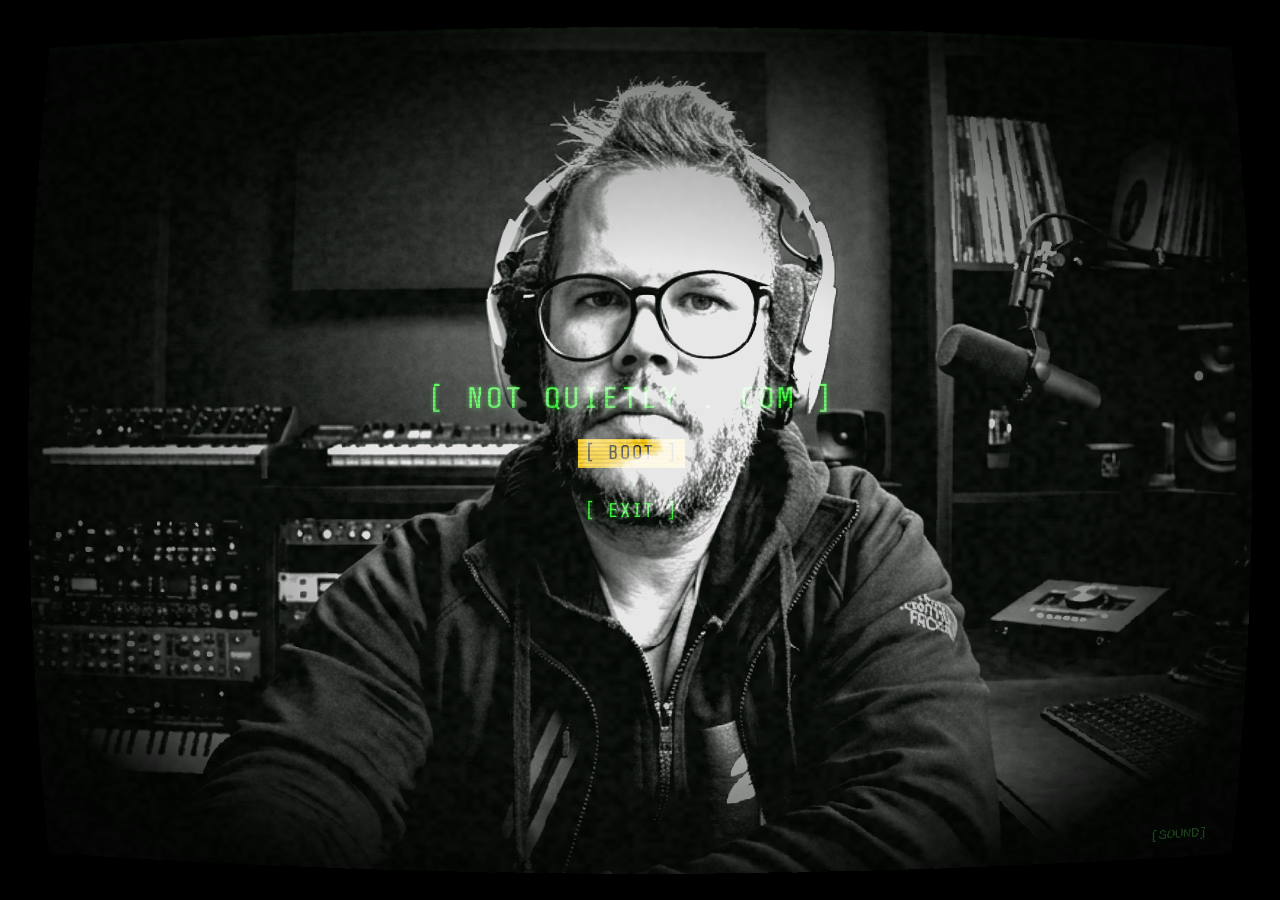
<file: index.html>
<!DOCTYPE html>
<html lang="en">
<head>
<meta charset="UTF-8">
<title>TERMINAL</title>
<link rel="preconnect" href="https://fonts.googleapis.com">
<link href="https://fonts.googleapis.com/css2?family=Share+Tech+Mono&display=swap" rel="stylesheet">
<link rel="stylesheet" href="style.css">
</head>
<body>

<svg width="0" height="0" style="position:absolute">
  <defs>
    <filter id="crt-warp" color-interpolation-filters="sRGB"
            x="-5%" y="-5%" width="110%" height="110%">
      <feImage id="bmap" result="dmap" preserveAspectRatio="none"/>
      <feDisplacementMap in="SourceGraphic" in2="dmap"
                         scale="170" xChannelSelector="R" yChannelSelector="G"/>
    </filter>
  </defs>
</svg>

<div id="screen">
  <canvas id="noise"></canvas>
  <div id="scanlines"></div>
  <div id="sweep"></div>
  <div id="rollbar"></div>
  <div id="vignette"></div>
  <div id="reflection"></div>

  <div id="ghost-cursor"></div>
  <div id="sound-toggle">[SOUND]</div>
  <div id="terminal">
    <div id="main-area">
      <div id="content-panel"></div>
      <div id="output"></div>
      <div id="prompt-line">
        <span id="prompt-span"></span>
        <span id="input-disp"></span>
        <span id="cursor"></span>
      </div>
    </div>
    <div id="sidebar">
      <div id="sidebar-content"></div>
      <div id="sidebar-tab">[TAB]</div>
    </div>
  </div>
</div>

<script src="js/config.js"></script>
<script src="js/audio.js"></script>
<script src="js/sidebar.js"></script>
<script src="js/terminal.js"></script>
<script src="js/effects.js"></script>
<script src="js/routines.js"></script>
<script src="js/scrollbar.js"></script>
<script src="js/panel.js"></script>
<script src="js/menu.js"></script>
<script src="js/main.js"></script>
<!-- js/sections/<name>.js are loaded on demand by panel.js -->

</body>
</html>
</file>
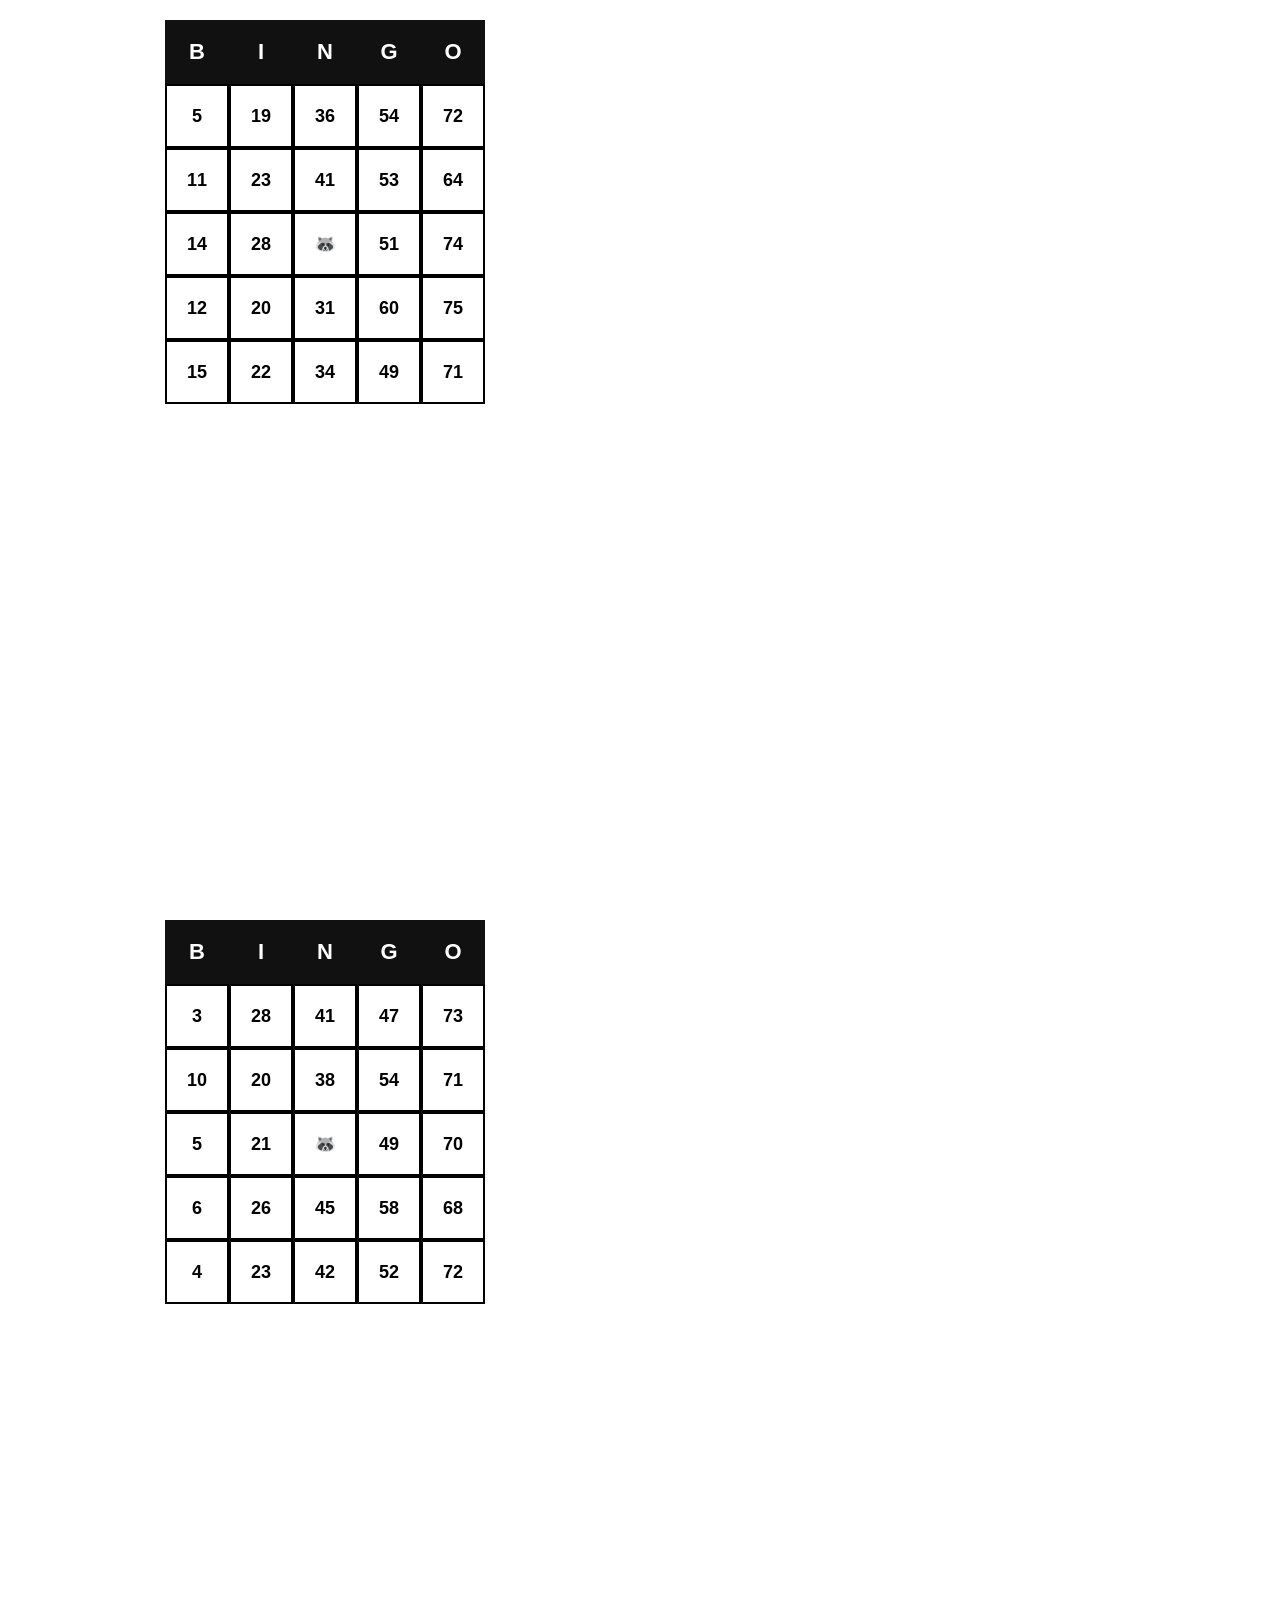
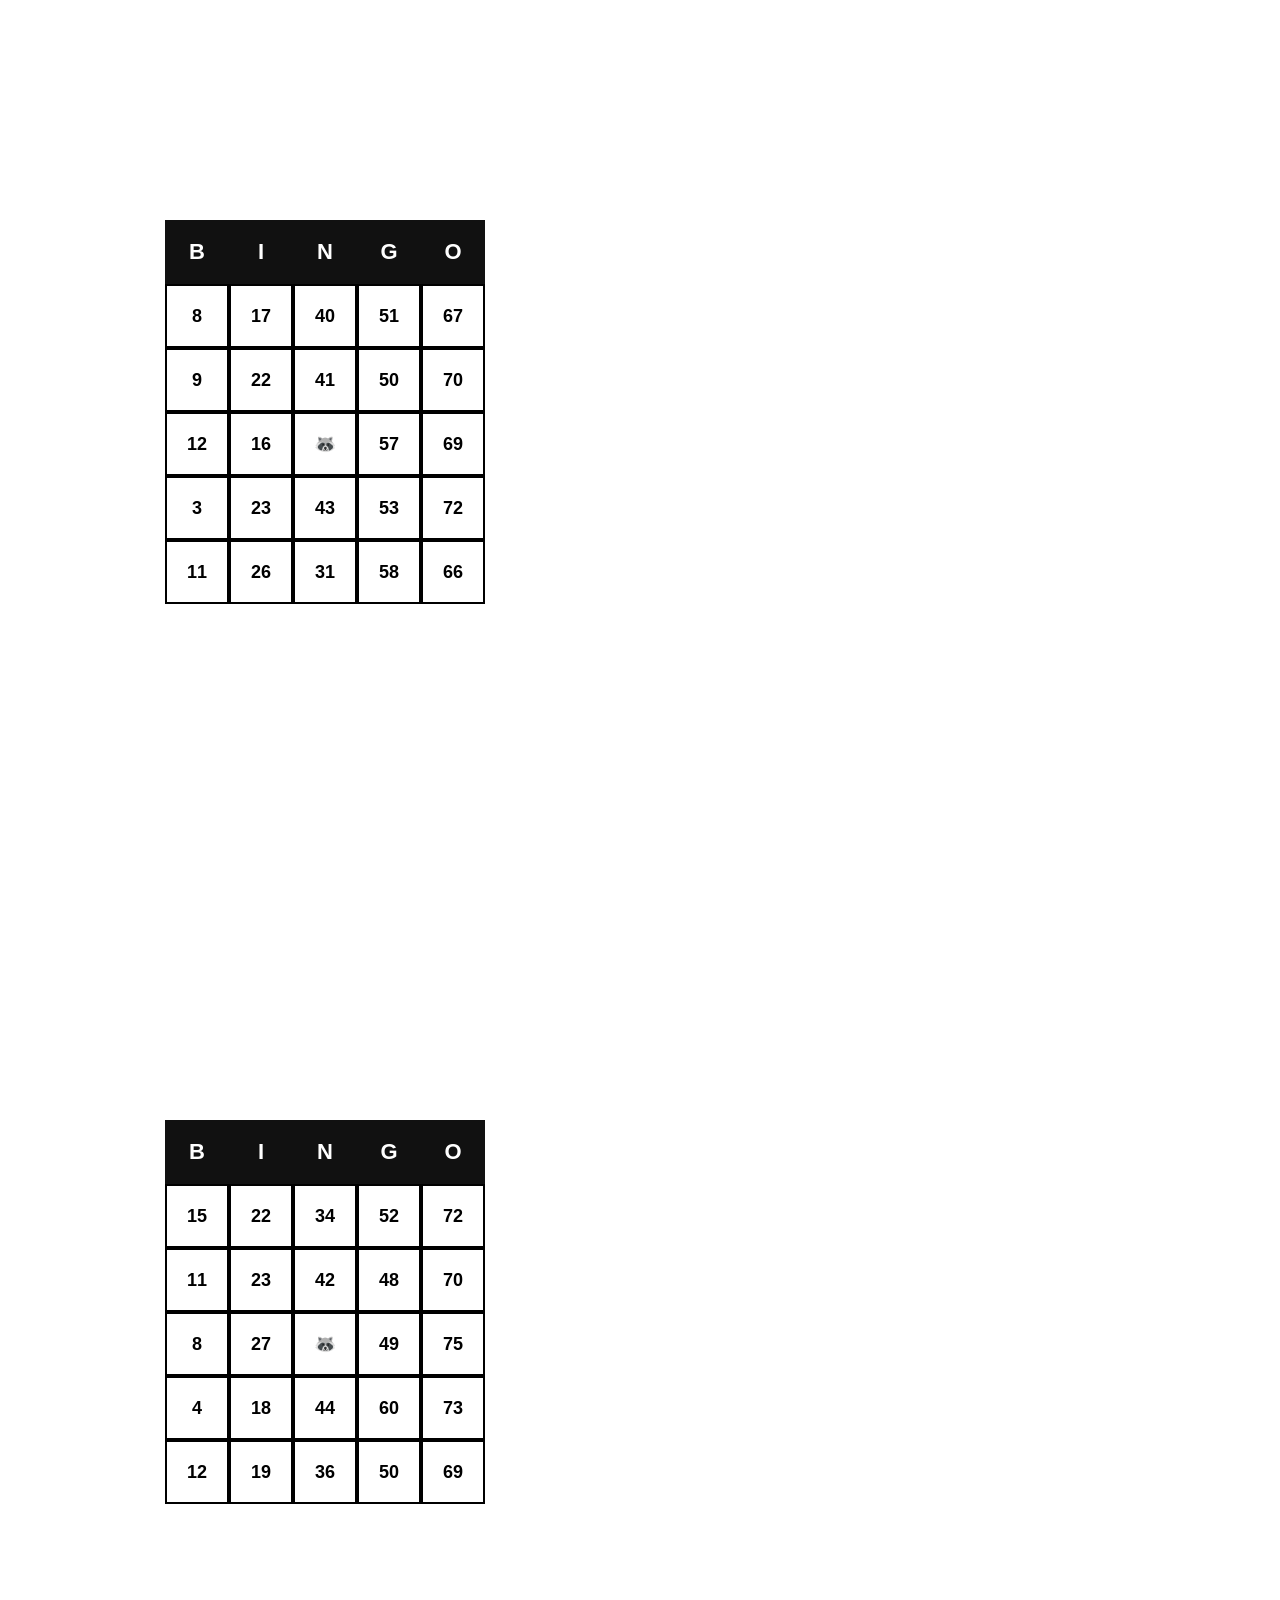
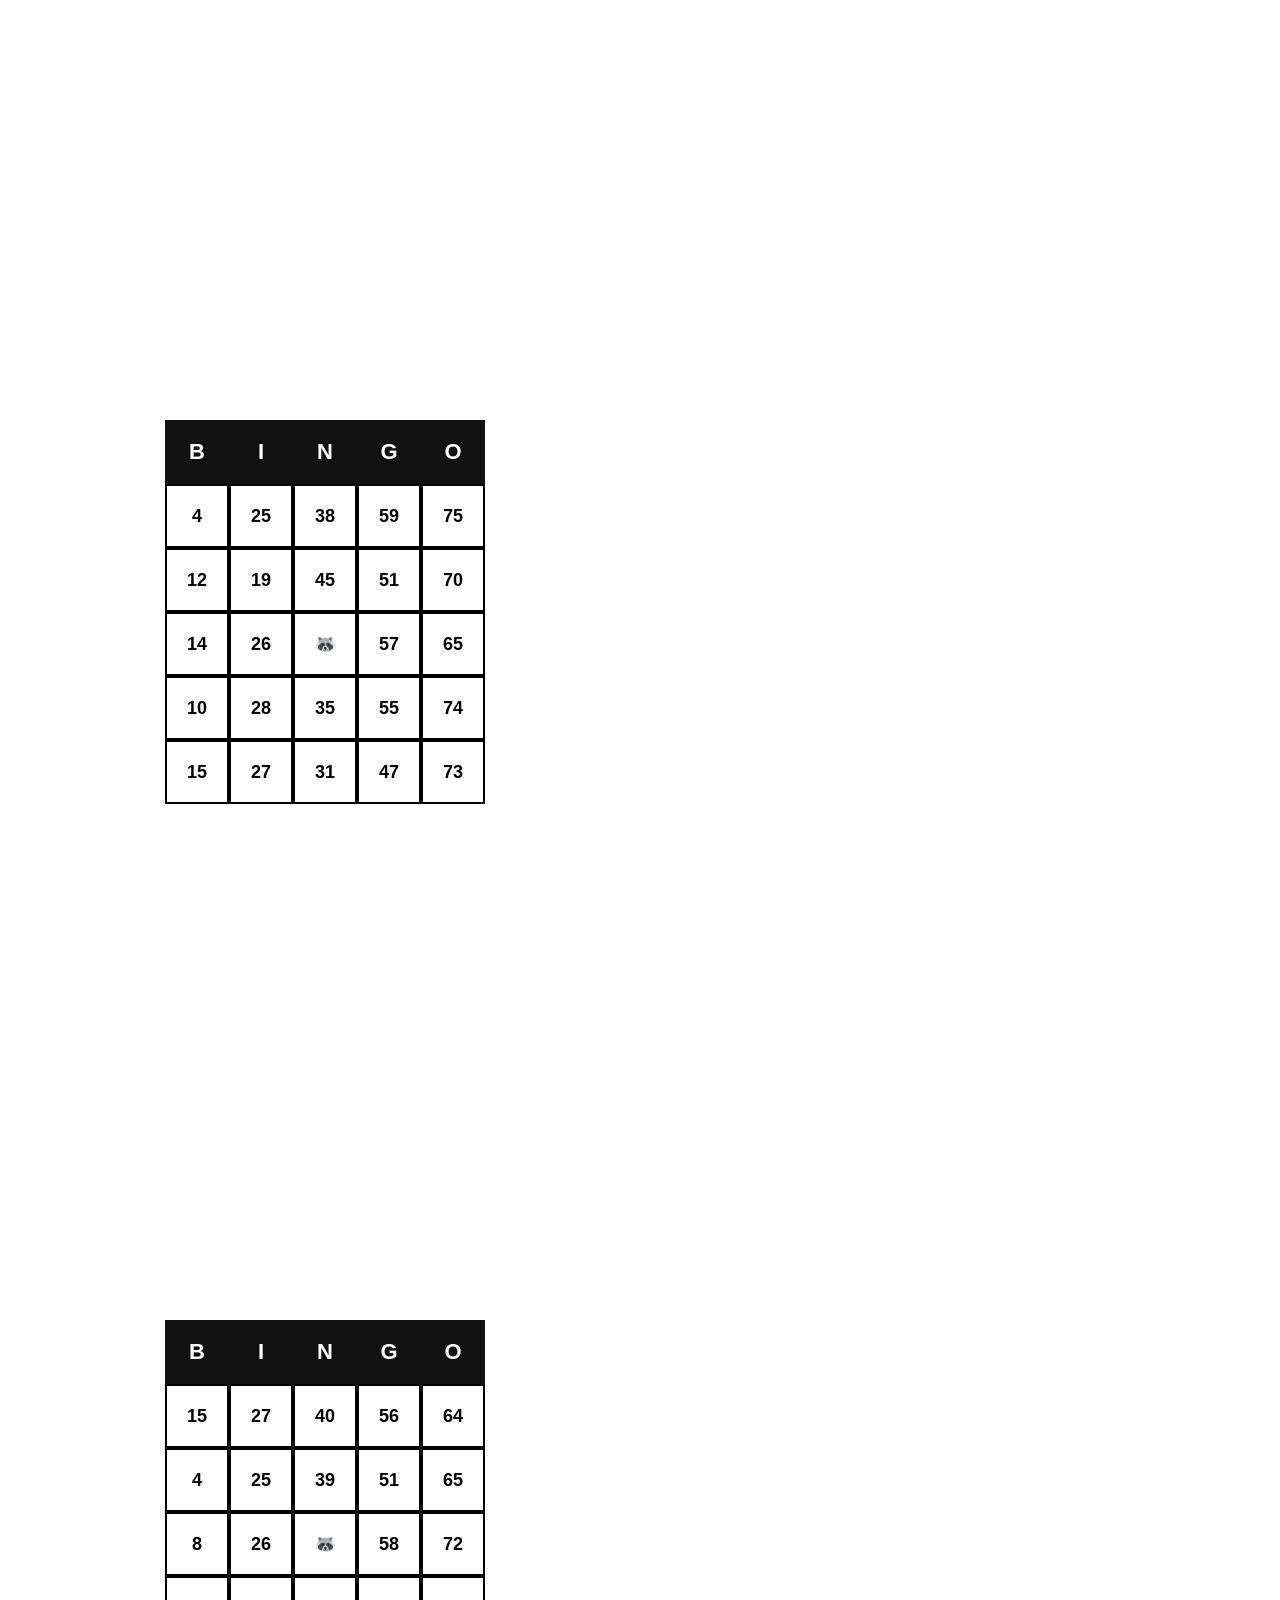
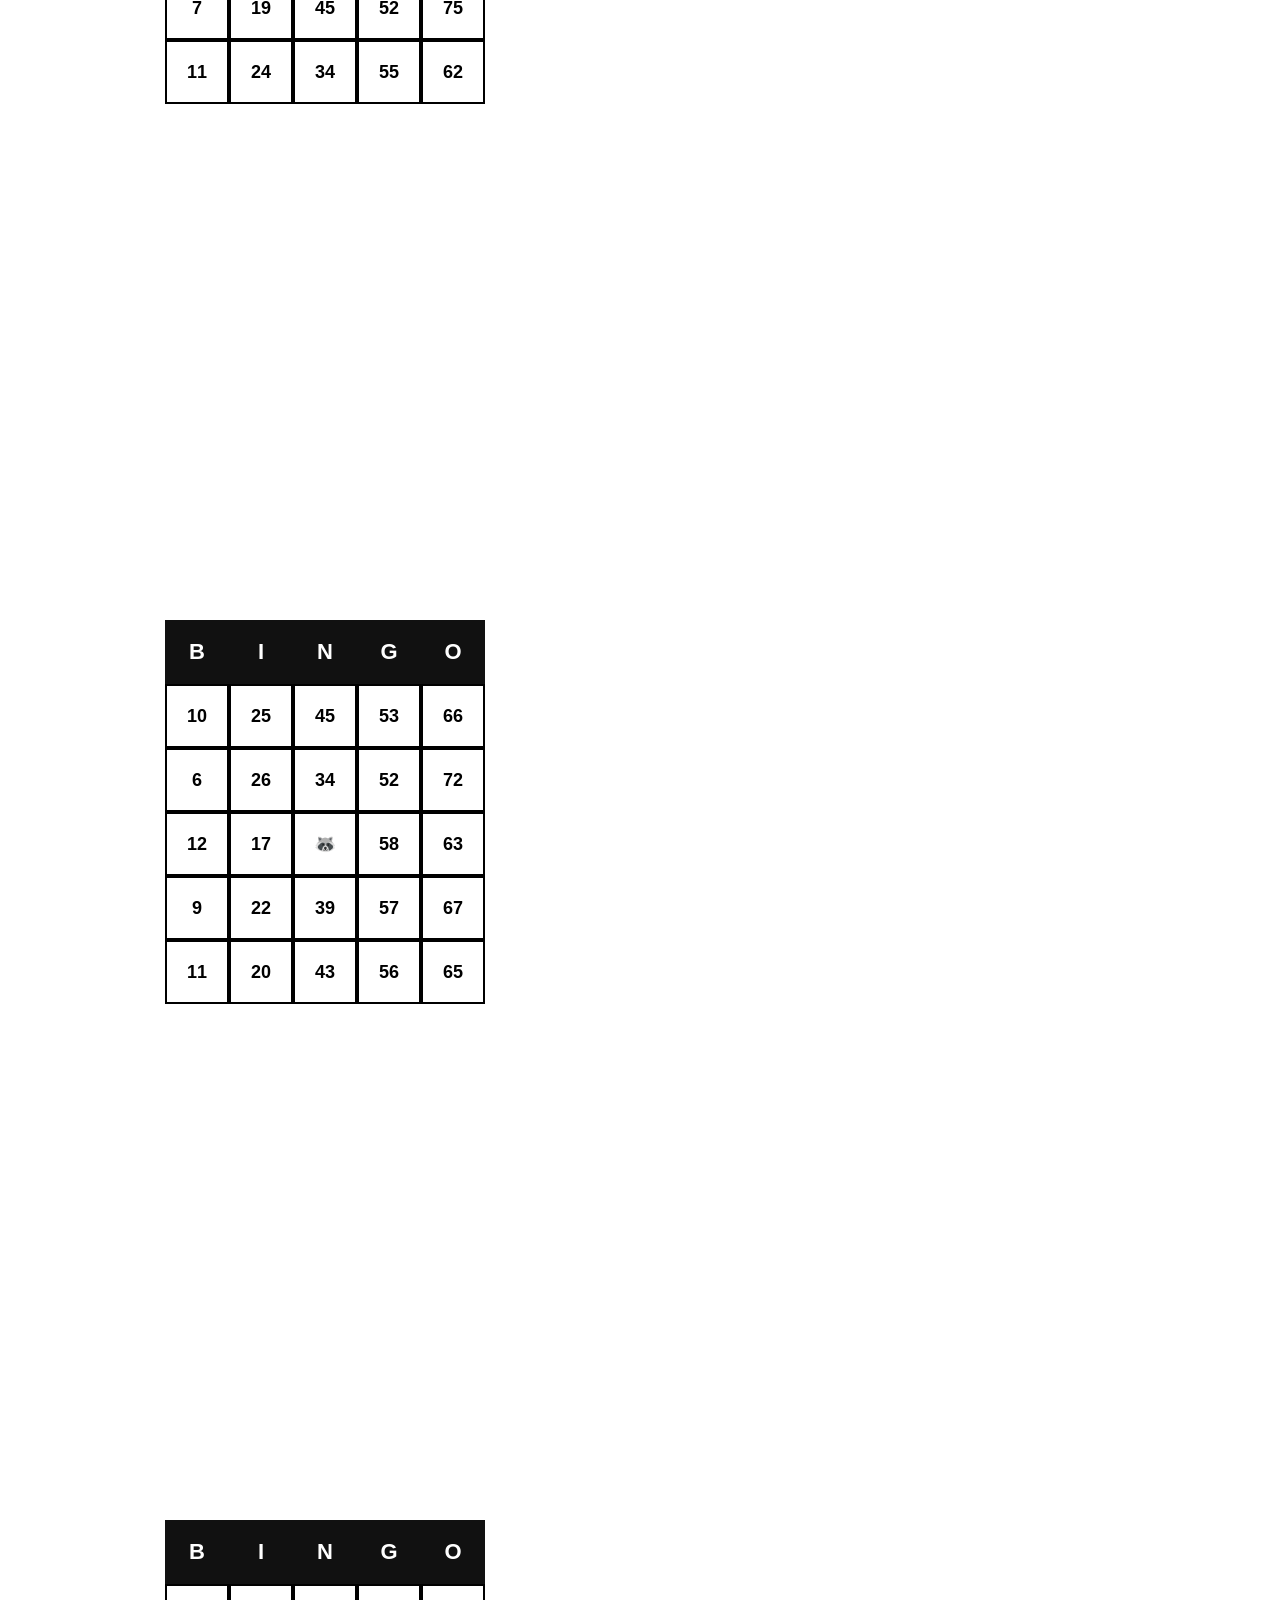
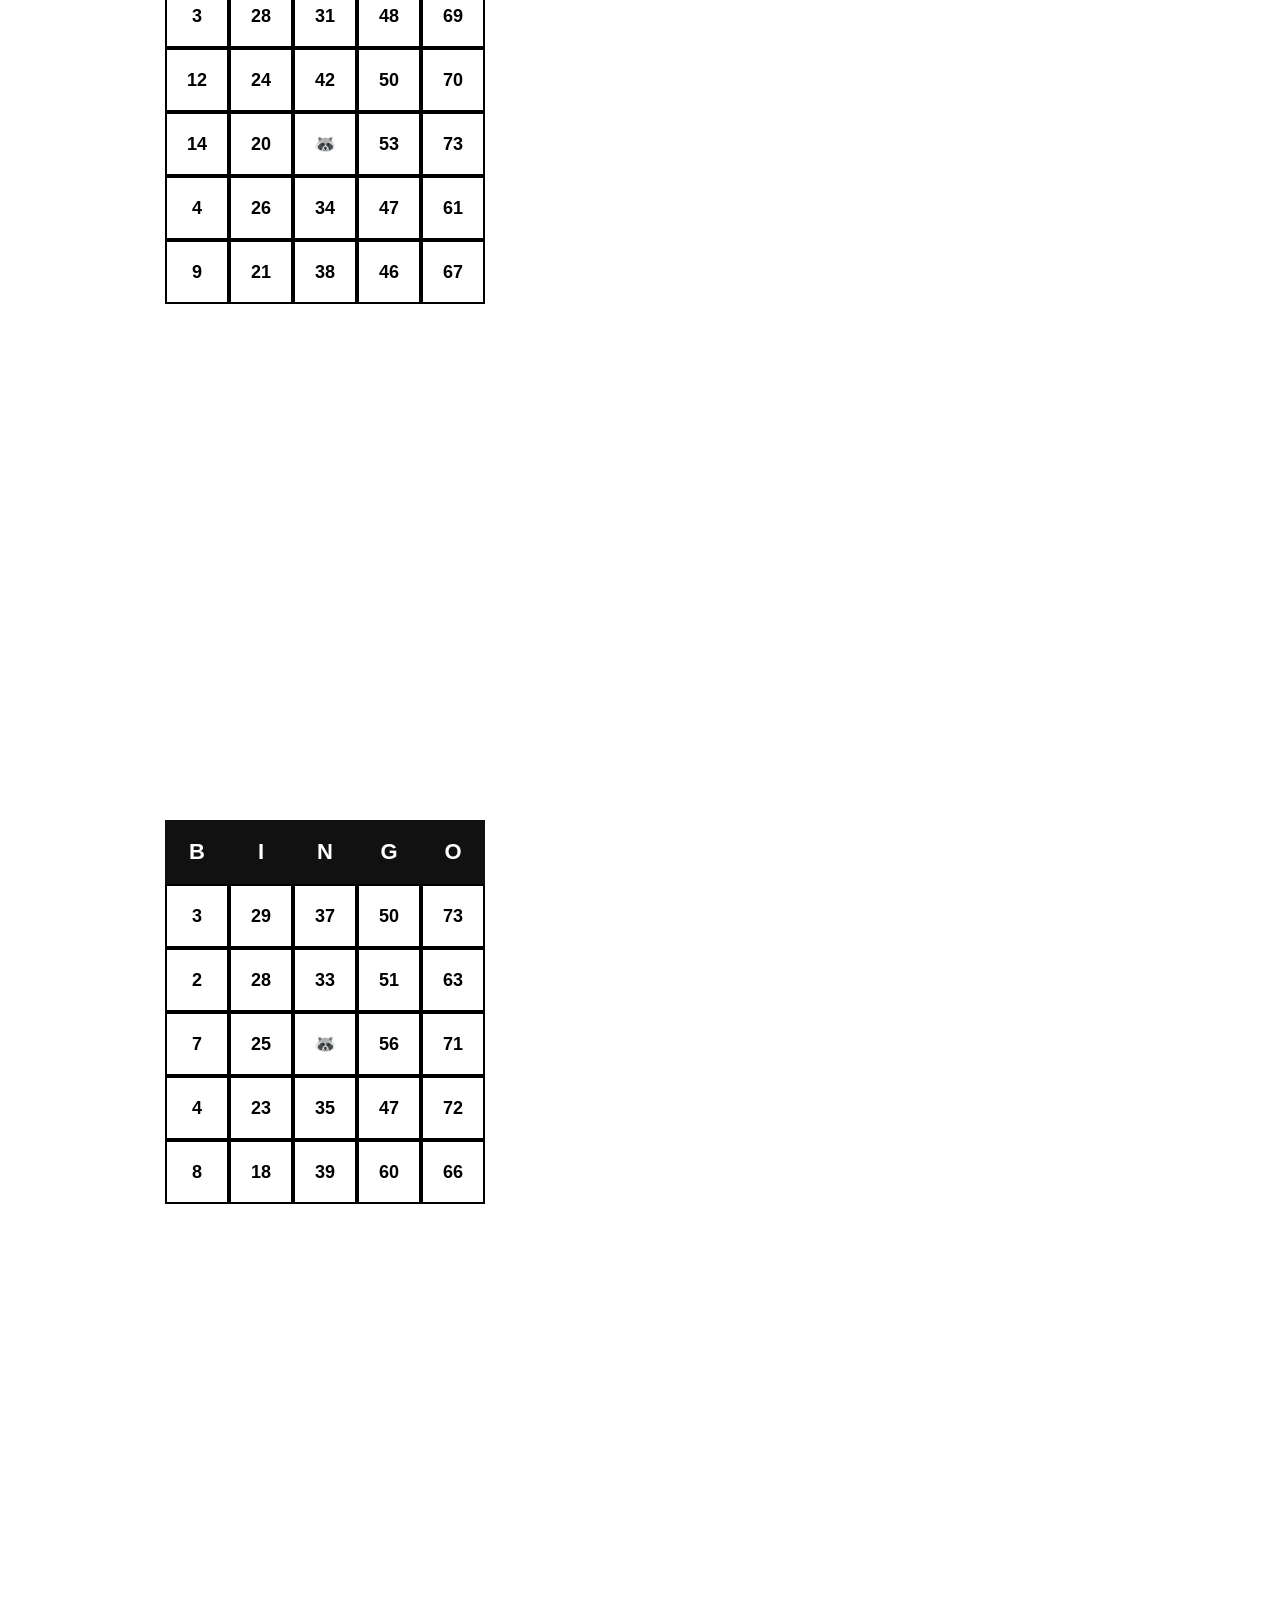
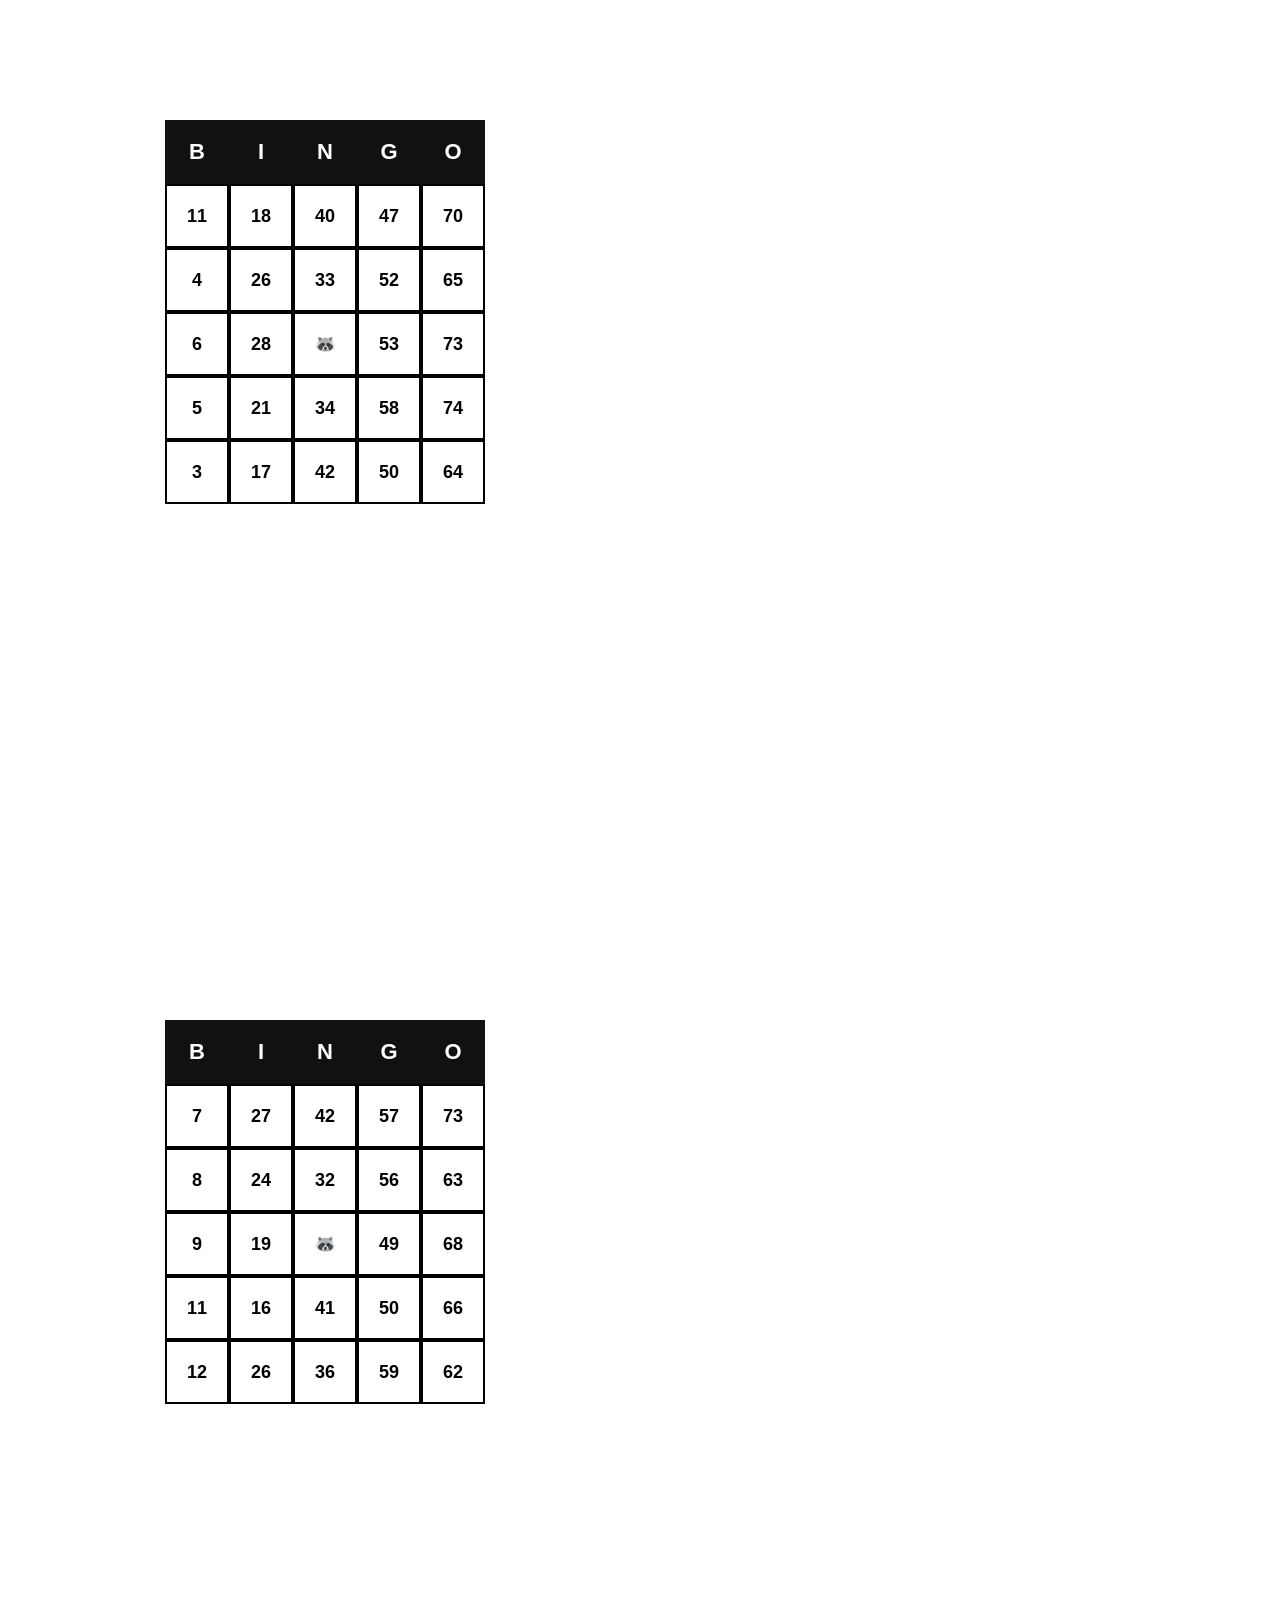
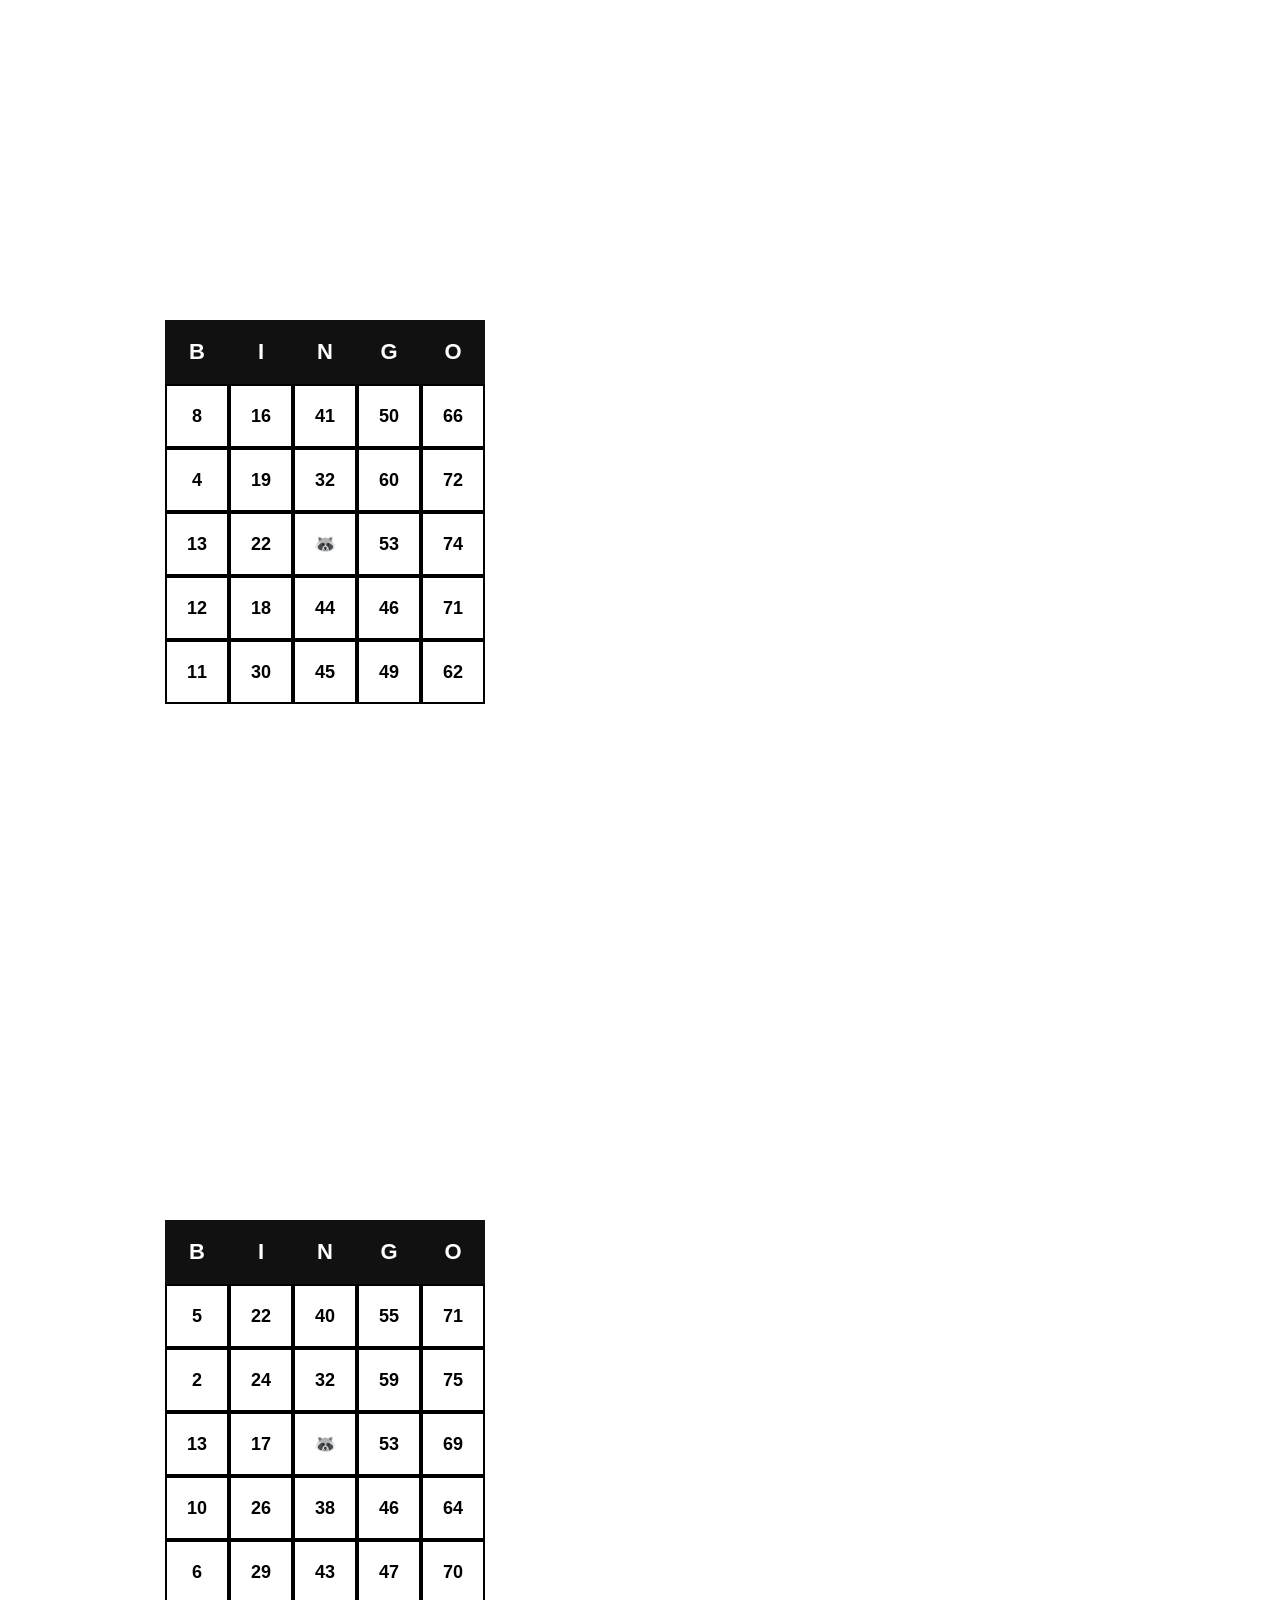
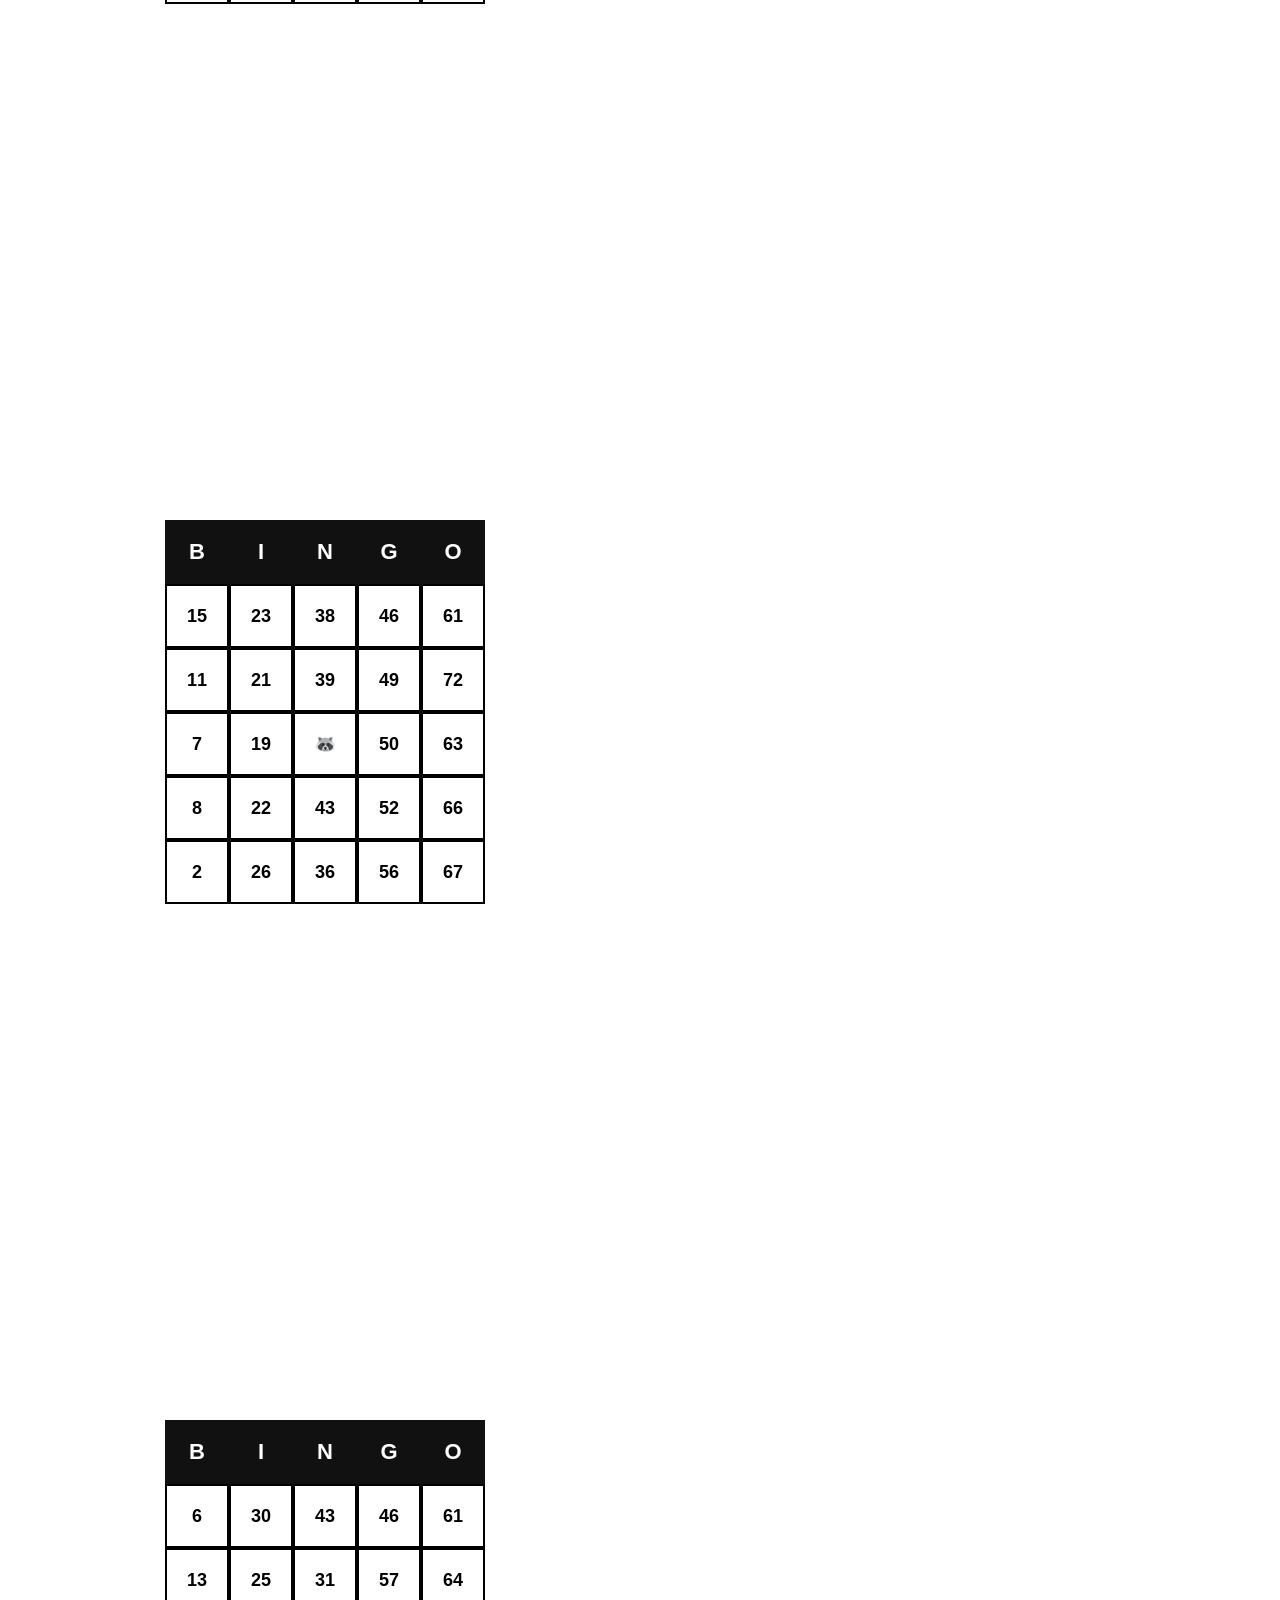
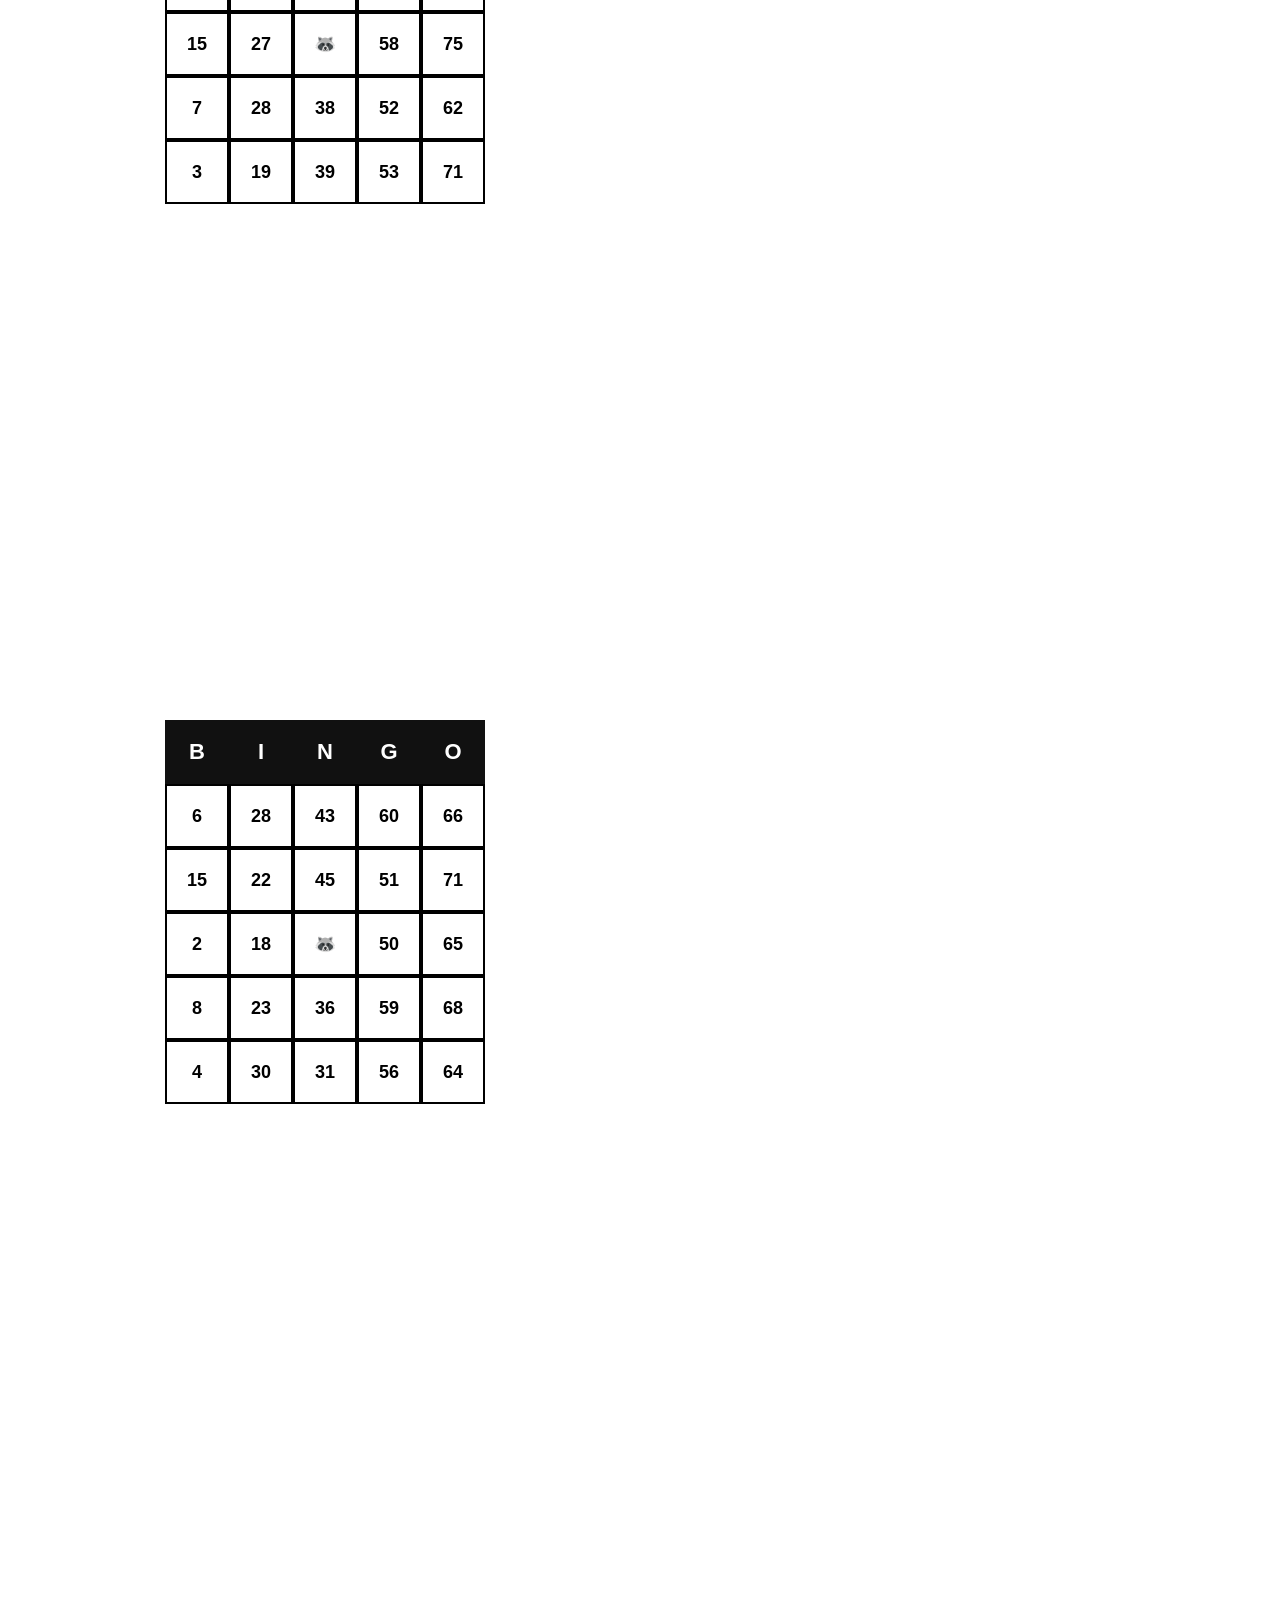
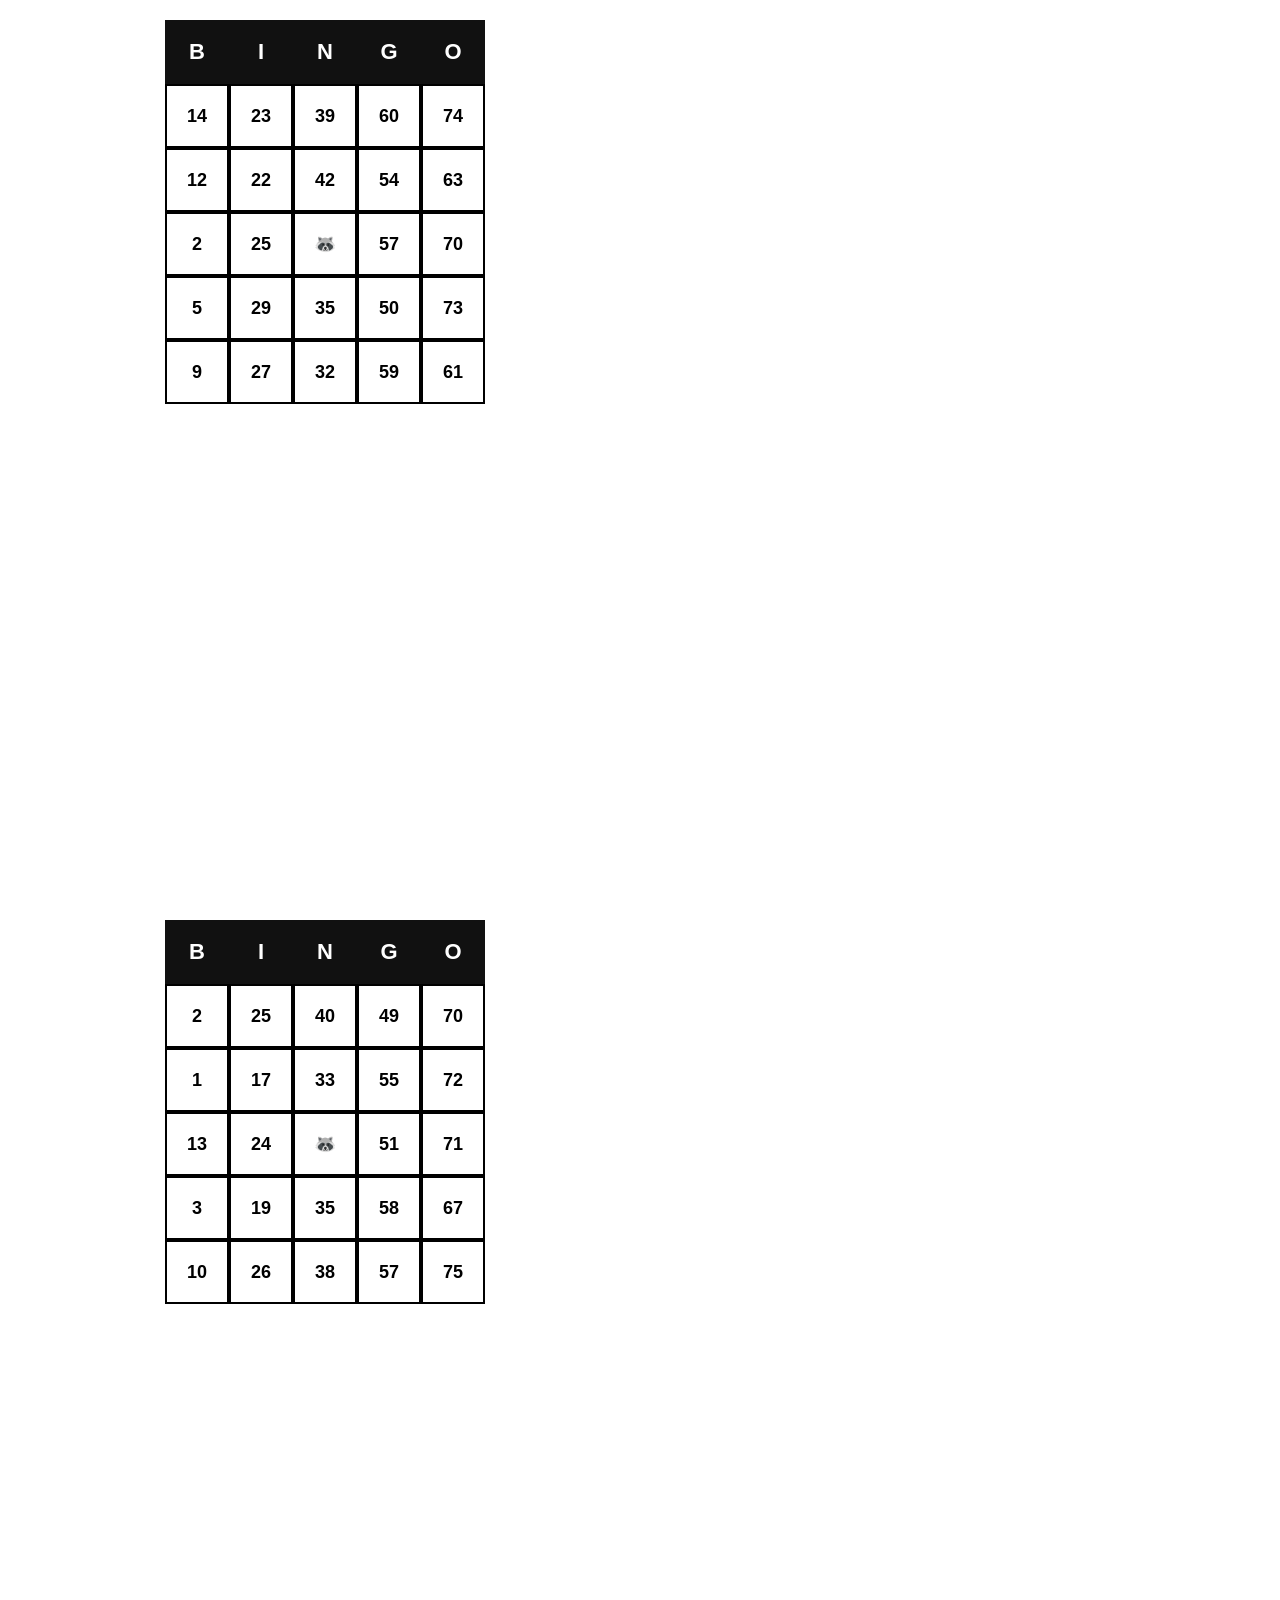
<file: bingo.html>
<!DOCTYPE html>
<html lang="en">
<head>
  <meta charset="UTF-8" />
  <title>50 Bingo Cards (4 per Page)</title>

  <style>
      @media print {
          .page {
              page-break-after: always;
          }
      }

      body {
          margin: 0;
          font-family: Arial, sans-serif;
      }

      .page {
          height: 100vh;
          padding: 20px;
          box-sizing: border-box;
          display: grid;
          grid-template-columns: 1fr 1fr;
          grid-template-rows: 1fr 1fr;
          gap: 20px;
      }

      .card-wrapper {
          display: flex;
          flex-direction: column;
          align-items: center;
      }

      .card {
          width: 100%;
          max-width: 320px;
          aspect-ratio: 1 / 1;
          display: grid;
          grid-template-rows: auto 1fr;
      }

      .header {
          display: grid;
          grid-template-columns: repeat(5, 1fr);
      }

      .header div {
          background: #111;
          color: white;
          font-size: 22px;
          font-weight: bold;
          text-align: center;
          aspect-ratio: 1 / 1;
          display: flex;
          align-items: center;
          justify-content: center;
      }

      .grid {
          display: grid;
          grid-template-columns: repeat(5, 1fr);
          grid-template-rows: repeat(5, 1fr);
      }

      .cell {
          border: 2px solid #000;
          aspect-ratio: 1 / 1;
          display: flex;
          align-items: center;
          justify-content: center;
          font-size: 18px;
          font-weight: bold;
      }

      .free img {
          max-width: 80%;
          max-height: 80%;
      }

      .card-id {
          margin-top: 6px;
          font-size: 12px;
      }
  </style>
</head>
<body>

<script>
  function getRandomNumbers(min, max, count) {
    const nums = [];
    while (nums.length < count) {
      const n = Math.floor(Math.random() * (max - min + 1)) + min;
      if (!nums.includes(n)) nums.push(n);
    }
    return nums;
  }

  function generateCard(cardNumber) {
    const ranges = [
      [1, 15],
      [16, 30],
      [31, 45],
      [46, 60],
      [61, 75]
    ];

    const columns = ranges.map(r => getRandomNumbers(r[0], r[1], 5));

    const wrapper = document.createElement("div");
    wrapper.className = "card-wrapper";

    const card = document.createElement("div");
    card.className = "card";

    const header = document.createElement("div");
    header.className = "header";
    ["B","I","N","G","O"].forEach(l => {
      const d = document.createElement("div");
      d.textContent = l;
      header.appendChild(d);
    });

    const grid = document.createElement("div");
    grid.className = "grid";

    for (let row = 0; row < 5; row++) {
      for (let col = 0; col < 5; col++) {
        const cell = document.createElement("div");
        cell.className = "cell";

        if (row === 2 && col === 2) {
          cell.classList.add("free");
          cell.innerHTML = `🦝`;
        } else {
          cell.textContent = columns[col][row];
        }

        grid.appendChild(cell);
      }
    }

    card.appendChild(header);
    card.appendChild(grid);
    wrapper.appendChild(card);

    const id = document.createElement("div");
    id.className = "card-id";
    id.textContent = ``;//Card #${cardNumber}`;
    wrapper.appendChild(id);

    return wrapper;
  }

  // Generate 50 cards, grouped 4 per page
  let currentPage;

  for (let i = 1; i <= 50; i++) {
    
      currentPage = document.createElement("div");
      currentPage.className = "page";
      document.body.appendChild(currentPage);
    
    currentPage.appendChild(generateCard(i));
  }
</script>

</body>
</html>
</file>
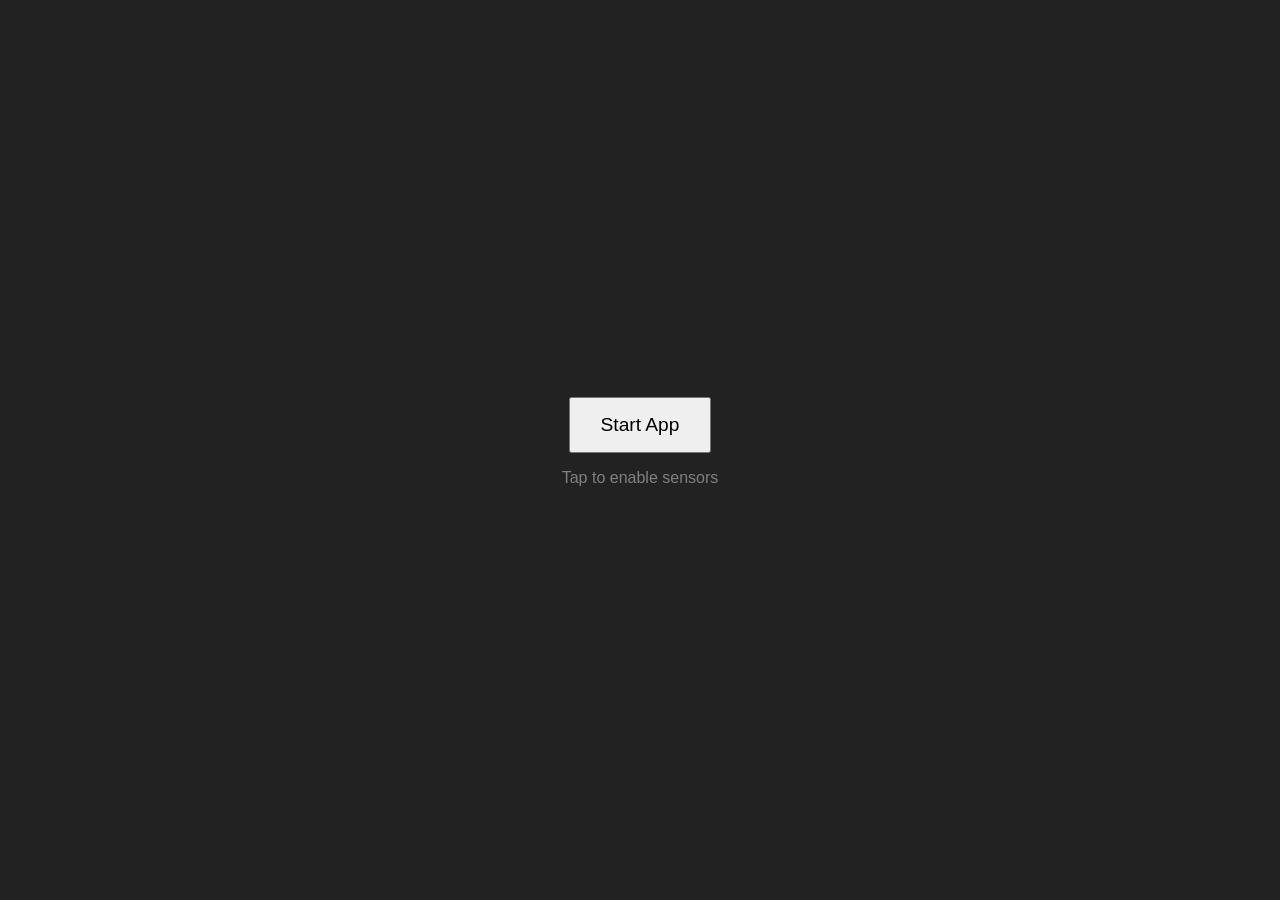
<file: dispatch.html>
<!DOCTYPE html>
<html lang="en">
<head>
    <meta charset="UTF-8">
    <meta name="viewport" content="width=device-width, initial-scale=1.0, maximum-scale=1.0, user-scalable=no">
    <title>Flip Toggle</title>
    <style>
        body, html {
            margin: 0;
            padding: 0;
            width: 100%;
            height: 100%;
            display: flex;
            justify-content: center;
            align-items: center;
            background-color: #222;
            transition: background-color 0.2s ease;
            font-family: sans-serif;
            overflow: hidden;
        }
        #status {
            color: gray;
            text-align: center;
            padding: 20px;
        }
        button {
            padding: 15px 30px;
            font-size: 1.2rem;
            cursor: pointer;
        }
    </style>
</head>
<body>

    <div id="status">
        <button onclick="requestAccess()">Start App</button>
        <p>Tap to enable sensors</p>
    </div>

    <script>
        let isWhite = false;
        let isFaceDown = false;
        const body = document.body;
        const statusDiv = document.getElementById('status');

        function requestAccess() {
            // Check for iOS 13+ permissions
            if (typeof DeviceOrientationEvent.requestPermission === 'function') {
                DeviceOrientationEvent.requestPermission()
                    .then(response => {
                        if (response == 'granted') {
                            startTracking();
                        }
                    })
                    .catch(console.error);
            } else {
                // Non-iOS or older devices
                startTracking();
            }
        }

        function startTracking() {
            statusDiv.style.display = 'none';
            window.addEventListener('deviceorientation', handleOrientation);
        }

        function handleOrientation(event) {
    let tilt = event.beta; 

    // FACE DOWN LOGIC (Black)
    // Looking for values near 180 or -180 degrees
    if (Math.abs(tilt) > 160 && !isFaceDown) {
        isFaceDown = true;
        body.style.backgroundColor = "black";
    } 
    
    // STRAIGHT UP LOGIC (White/Green Toggle)
    // Looking for values near 90 degrees (standing up)
    else if (Math.abs(tilt - 90) < 20 && isFaceDown) {
        isFaceDown = false;
        
        // Toggle the color
        if (isWhite) {
            body.style.backgroundColor = "green";
        } else {
            body.style.backgroundColor = "white";
        }
        isWhite = !isWhite; 
    }
}
    </script>
</body>
</html>
</file>
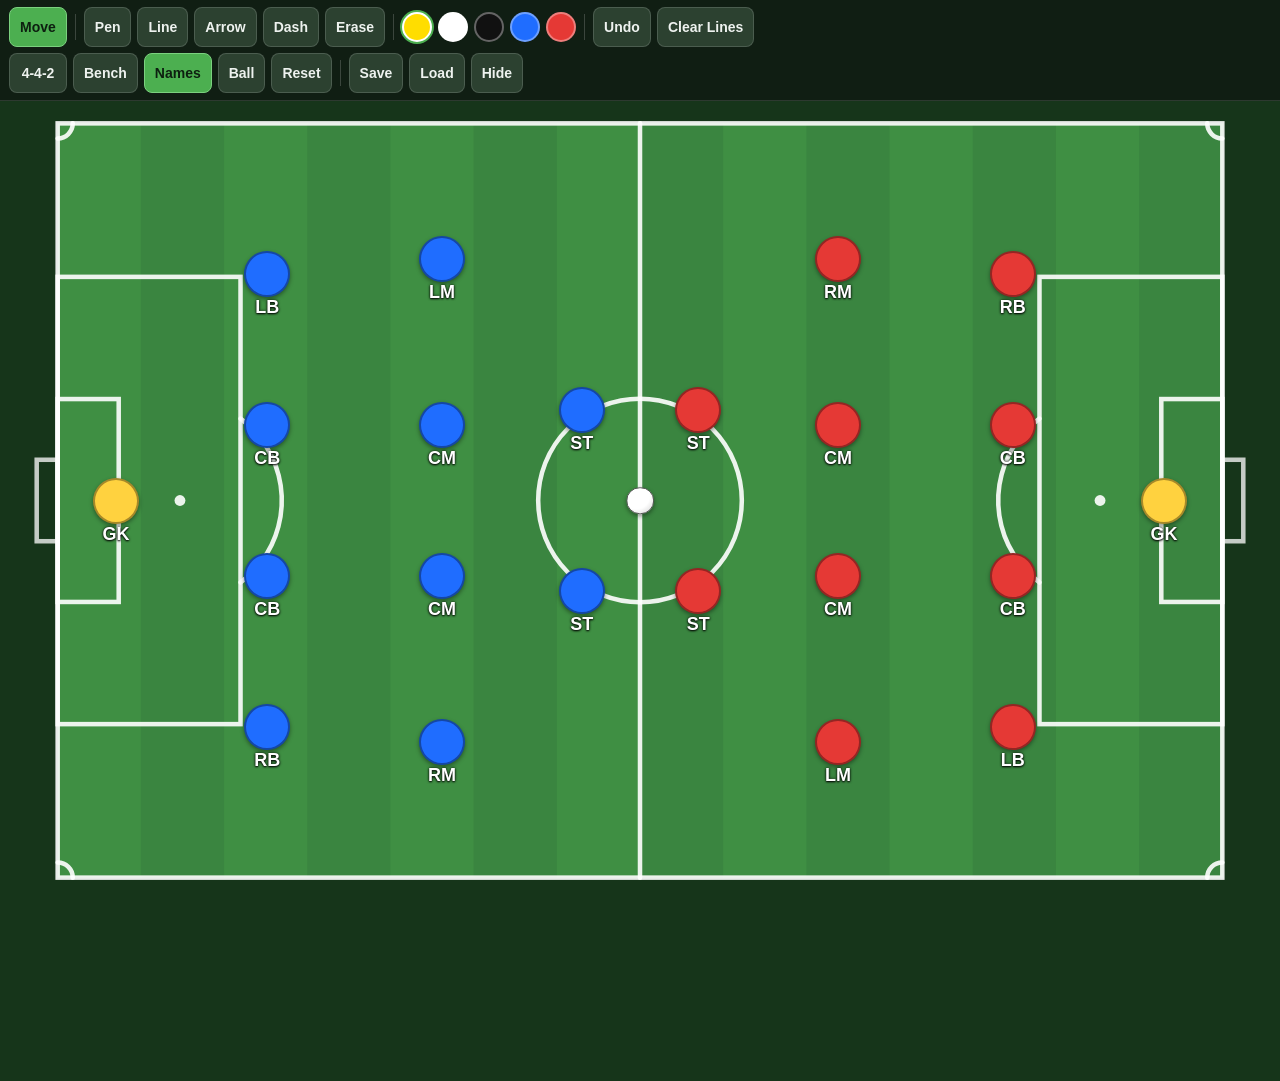
<file: tactics.html>
<!DOCTYPE html>
<html lang="en" manifest="tactics.appcache">
<head>
<meta charset="utf-8">
<title>Tactics</title>
<meta name="viewport" content="width=device-width, initial-scale=1, maximum-scale=1, minimum-scale=1, user-scalable=no">
<meta name="apple-mobile-web-app-capable" content="yes">
<meta name="apple-mobile-web-app-status-bar-style" content="black">
<meta name="apple-mobile-web-app-title" content="Tactics">
<meta name="format-detection" content="telephone=no">
<style>
  * { -webkit-box-sizing: border-box; box-sizing: border-box; }
  html, body {
    margin: 0; padding: 0; width: 100%; height: 100%;
    position: fixed; overflow: hidden;
    background: #16351a;
    font-family: -apple-system, "Helvetica Neue", Helvetica, Arial, sans-serif;
    -webkit-user-select: none; user-select: none;
    -webkit-touch-callout: none;
    -webkit-tap-highlight-color: rgba(0,0,0,0);
  }
  #app { position: absolute; top: 0; left: 0; width: 100%; height: 100%; }
  #fieldCanvas { position: absolute; top: 0; left: 0; z-index: 1; }
  #drawCanvas  { position: absolute; top: 0; left: 0; z-index: 2; }
  /* The layer covers the whole pitch but takes no touches itself, so empty grass
     falls through to the drawing canvas beneath. Only the dots claim a touch -
     which is what lets a player be grabbed whatever tool is selected. */
  #playerLayer { position: absolute; top: 0; left: 0; width: 100%; height: 100%;
                 z-index: 3; pointer-events: none; }

  /* Player tokens */
  .token {
    position: absolute;
    pointer-events: auto;
    -webkit-transform: translate(-50%, -50%);
    transform: translate(-50%, -50%);
    border-radius: 50%;
    text-align: center;
    color: #fff;
    font-weight: 700;
    border: 2px solid rgba(0,0,0,0.35);
    box-shadow: 0 2px 4px rgba(0,0,0,0.4);
  }
  .token.home { background: #1f6dff; }
  .token.away { background: #e53935; }
  .token.gk   { background: #ffd23f; color: #16351a; }
  /* Full name under a token. pointer-events:none keeps it out of drag hit-testing. */
  .token .cap {
    position: absolute;
    top: 100%; left: 50%;
    -webkit-transform: translate(-50%, 2px);
    transform: translate(-50%, 2px);
    font-weight: 700; color: #fff;
    text-shadow: 0 1px 2px rgba(0,0,0,0.95), 0 0 3px rgba(0,0,0,0.85);
    white-space: nowrap;
    pointer-events: none;
  }
  body.hidenames #playerLayer .cap { display: none; }
  .token.dragging { z-index: 20; opacity: 0.92; }
  .token.ghosted { opacity: 0.28; }
  .token.ball {
    background: #ffffff;
    background: -webkit-radial-gradient(35% 30%, #ffffff 0%, #ffffff 55%, #d0d0d0 100%);
    background: radial-gradient(circle at 35% 30%, #ffffff 0%, #ffffff 55%, #d0d0d0 100%);
    border: 1px solid #555;
  }

  /* Bench drawer: squad pool, slides up over the pitch */
  #bench {
    position: absolute; left: 0; right: 0; bottom: 0; z-index: 7;
    background: rgba(12,22,15,0.95);
    border-top: 1px solid rgba(255,255,255,0.18);
    padding-bottom: 4px;
    /* A big squad must not swallow the pitch; past this the drawer scrolls. */
    max-height: 46%; overflow-y: auto;
    -webkit-transform: translateY(105%);
    transform: translateY(105%);
    -webkit-transition: -webkit-transform 0.18s ease-out;
    transition: transform 0.18s ease-out;
  }
  #bench.open { -webkit-transform: translateY(0); transform: translateY(0); }
  #benchBar {
    display: -webkit-box; display: -webkit-flex; display: flex;
    -webkit-align-items: center; align-items: center;
    padding: 5px 8px;
    border-bottom: 1px solid rgba(255,255,255,0.1);
  }
  #benchHint {
    -webkit-box-flex: 1; -webkit-flex: 1; flex: 1 1 auto;
    font-size: 13px; color: #a9b6ac;
  }
  .benchRow {
    display: -webkit-box; display: -webkit-flex; display: flex;
    -webkit-align-items: center; align-items: center;
    padding: 2px 8px;
  }
  .benchLbl { width: 38px; font-size: 13px; font-weight: 700; }
  .benchLbl.home { color: #7aa8ff; }
  .benchLbl.away { color: #ff8a88; }
  .btn.mini {
    height: 34px; min-width: 36px; padding: 0 10px; margin-left: 4px;
    font-size: 18px; line-height: 30px;
  }
  .benchChips {
    -webkit-box-flex: 1; -webkit-flex: 1; flex: 1 1 auto;
    display: -webkit-box; display: -webkit-flex; display: flex;
    -webkit-flex-wrap: wrap; flex-wrap: wrap;
    -webkit-align-items: center; align-items: center;
    margin-left: 10px; min-height: 54px;
  }
  .benchChips .none { font-size: 13px; color: #8a978d; }
  .token.inbench {
    position: relative; top: auto; left: auto;
    -webkit-transform: none; transform: none;
    -webkit-flex: 0 0 auto; flex: 0 0 auto;
    margin: 2px 14px 15px 2px;
  }

  /* Toolbar */
  #toolbar {
    position: absolute; top: 0; left: 0; right: 0; z-index: 5;
    display: -webkit-box; display: -webkit-flex; display: flex;
    -webkit-flex-wrap: wrap; flex-wrap: wrap;
    -webkit-align-items: center; align-items: center;
    padding: 4px 6px;
    background: rgba(15,25,18,0.82);
    border-bottom: 1px solid rgba(255,255,255,0.12);
  }
  #toolbar .group {
    display: -webkit-box; display: -webkit-flex; display: flex;
    -webkit-align-items: center; align-items: center;
    -webkit-flex-wrap: wrap; flex-wrap: wrap;
  }
  #toolbar .spacer { -webkit-box-flex: 1; -webkit-flex: 1; flex: 1 1 auto; }
  .sep { width: 1px; height: 26px; background: rgba(255,255,255,0.18); margin: 0 5px; }

  button.tb {
    -webkit-appearance: none; appearance: none;
    min-width: 46px; height: 40px;
    margin: 3px; padding: 0 10px;
    font-size: 14px; font-weight: 600;
    color: #eef2ef; background: #2c4130;
    border: 1px solid rgba(255,255,255,0.15);
    border-radius: 8px;
  }
  button.tb.active { background: #4caf50; color: #0d1f10; border-color: #7bd17f; }
  button.tb.wide { min-width: 58px; }
  button.tb:active { opacity: 0.7; }

  .swatch {
    width: 30px; height: 30px; margin: 3px; padding: 0;
    border-radius: 50%; border: 2px solid rgba(255,255,255,0.35);
    -webkit-appearance: none; appearance: none;
  }
  .swatch.active { border-color: #ffffff; box-shadow: 0 0 0 2px #4caf50; }

  #menuBtn {
    position: absolute; top: 6px; right: 6px; z-index: 6;
    display: none;
    height: 40px; padding: 0 14px;
    font-size: 15px; font-weight: 700; color: #0d1f10;
    background: #4caf50; border: none; border-radius: 8px;
  }
  body.collapsed #toolbar { display: none; }
  body.collapsed #menuBtn { display: block; }

  /* Modal */
  #overlay {
    position: absolute; top: 0; left: 0; right: 0; bottom: 0; z-index: 10;
    display: none;
    background: rgba(0,0,0,0.55);
    -webkit-align-items: center; align-items: center;
    -webkit-justify-content: center; justify-content: center;
  }
  #overlay.open { display: -webkit-box; display: -webkit-flex; display: flex; }
  #sheet {
    width: 88%; max-width: 460px; max-height: 82%;
    overflow-y: auto; -webkit-overflow-scrolling: touch;
    background: #1c2b20; color: #eef2ef;
    border: 1px solid rgba(255,255,255,0.15); border-radius: 14px;
    padding: 16px;
  }
  #sheetTitle { font-size: 19px; font-weight: 700; margin-bottom: 12px; }
  #sheetBody input[type=text] {
    width: 100%; height: 44px; font-size: 16px;
    padding: 0 10px; margin-bottom: 12px;
    border-radius: 8px; border: 1px solid rgba(255,255,255,0.25);
    background: #12201580; color: #fff;
    -webkit-appearance: none; appearance: none;
  }
  .rowItem {
    display: -webkit-box; display: -webkit-flex; display: flex;
    -webkit-align-items: center; align-items: center;
    padding: 8px 0; border-bottom: 1px solid rgba(255,255,255,0.1);
  }
  .rowItem .name { -webkit-box-flex: 1; -webkit-flex: 1; flex: 1 1 auto;
    font-size: 16px; overflow: hidden; text-overflow: ellipsis; white-space: nowrap; }
  .btn {
    -webkit-appearance: none; appearance: none;
    height: 40px; padding: 0 14px; margin-left: 8px;
    font-size: 15px; font-weight: 600; border-radius: 8px;
    border: 1px solid rgba(255,255,255,0.2); color: #fff; background: #35513b;
  }
  .btn.primary { background: #4caf50; color: #0d1f10; border-color: #7bd17f; }
  .btn.danger  { background: #7a2a28; border-color: #b25350; }
  .btn.full { width: 100%; margin-left: 0; height: 46px; margin-top: 4px; }
  .hint { font-size: 13px; color: #a9b6ac; margin: 6px 0 14px; }
  .hint.warn { color: #ffb4b0; font-weight: 600; }
  .empty { color: #a9b6ac; font-size: 15px; padding: 10px 0; }
</style>
</head>
<body>
<div id="app">
  <canvas id="fieldCanvas"></canvas>
  <canvas id="drawCanvas"></canvas>
  <div id="playerLayer"></div>

  <div id="toolbar">
    <div class="group">
      <button class="tb" id="btnMove">Move</button>
      <span class="sep"></span>
      <button class="tb" id="btnFree">Pen</button>
      <button class="tb" id="btnLine">Line</button>
      <button class="tb" id="btnArrow">Arrow</button>
      <button class="tb" id="btnDash">Dash</button>
      <button class="tb" id="btnErase">Erase</button>
      <span class="sep"></span>
      <button class="swatch" id="swA" style="background:#ffdd00"></button>
      <button class="swatch" id="swB" style="background:#ffffff"></button>
      <button class="swatch" id="swC" style="background:#111111"></button>
      <button class="swatch" id="swD" style="background:#1f6dff"></button>
      <button class="swatch" id="swE" style="background:#e53935"></button>
      <span class="sep"></span>
      <button class="tb" id="btnUndo">Undo</button>
      <button class="tb" id="btnClearDraw">Clear&nbsp;Lines</button>
    </div>
    <div class="spacer"></div>
    <div class="group">
      <button class="tb wide" id="btnFormation">4-4-2</button>
      <button class="tb wide" id="btnBench">Bench</button>
      <button class="tb wide" id="btnNames">Names</button>
      <button class="tb" id="btnBall">Ball</button>
      <button class="tb" id="btnReset">Reset</button>
      <span class="sep"></span>
      <button class="tb" id="btnSave">Save</button>
      <button class="tb" id="btnLoad">Load</button>
      <button class="tb" id="btnHide">Hide</button>
    </div>
  </div>
  <button id="menuBtn">Menu</button>

  <div id="bench">
    <div id="benchBar">
      <div id="benchHint">Drag a player up onto the pitch, or drag one down here to take them off.</div>
      <button class="btn" id="btnSquad">Squad</button>
      <button class="btn" id="benchClose">Close</button>
    </div>
    <div class="benchRow">
      <div class="benchLbl home">Blue</div>
      <button class="btn mini" id="btnAddHome">+</button>
      <button class="btn mini" id="btnDelHome">&minus;</button>
      <div class="benchChips" id="benchHome"></div>
    </div>
    <div class="benchRow">
      <div class="benchLbl away">Red</div>
      <button class="btn mini" id="btnAddAway">+</button>
      <button class="btn mini" id="btnDelAway">&minus;</button>
      <div class="benchChips" id="benchAway"></div>
    </div>
  </div>

  <div id="overlay">
    <div id="sheet">
      <div id="sheetTitle"></div>
      <div id="sheetBody"></div>
      <button class="btn full" id="sheetClose">Close</button>
    </div>
  </div>
</div>

<script>
(function () {
  "use strict";

  // ---------- Elements ----------
  var body = document.body;
  var fieldCanvas = document.getElementById("fieldCanvas");
  var drawCanvas = document.getElementById("drawCanvas");
  var playerLayer = document.getElementById("playerLayer");
  var overlay = document.getElementById("overlay");
  var sheet = document.getElementById("sheet");
  var sheetTitle = document.getElementById("sheetTitle");
  var sheetBody = document.getElementById("sheetBody");
  var bench = document.getElementById("bench");
  var benchHome = document.getElementById("benchHome");
  var benchAway = document.getElementById("benchAway");

  // Placeholder shown while a bench row is empty; kept as one node per row rather
  // than rebuilt, so tokens can simply be appended alongside it.
  var noneHome = benchNote(benchHome);
  var noneAway = benchNote(benchAway);

  function benchNote(container) {
    var n = document.createElement("span");
    n.className = "none";
    n.appendChild(document.createTextNode("Nobody on the bench."));
    container.appendChild(n);
    return n;
  }

  var fieldCtx = fieldCanvas.getContext("2d");
  var drawCtx = drawCanvas.getContext("2d");
  var committed = document.createElement("canvas");
  var committedCtx = committed.getContext("2d");

  var HAS_DASH = typeof drawCtx.setLineDash === "function";

  // ---------- State ----------
  var viewW = 0, viewH = 0, dpr = 1;
  var pitch = { x: 0, y: 0, w: 0, h: 0 };
  var players = [];      // see makePlayer() for the shape
  var strokes = [];      // {tool,color,w,pts:[[fx,fy],...]}
  var mode = "move";     // "move" | "draw"
  var tool = "free";     // "free" | "line" | "arrow" | "dash" | "erase"
  var color = "#ffdd00";
  var strokeWFrac = 0.006;
  var MIN_PT_PX = 2;     // drop freehand samples closer than this to the previous one
  var currentFormation = "442";
  var nextId = 1;
  var benchOpen = false;
  var showNames = true;
  var collapsed = false;
  var BENCH_TOKEN_PX = 40;
  var DRAG_TAP_PX = 6;   // finger travel under this counts as a tap, not a drag

  var drag = null;       // active token drag
  var cur = null;        // active stroke
  var lastPx = null;     // last freehand point (px)

  // ---------- Formations (home attacking right; [x,y] fractions of pitch) ----------
  var FORMATIONS = {
    "442": { label: "4-4-2", pos: [
      [0.05,0.50],
      [0.18,0.20],[0.18,0.40],[0.18,0.60],[0.18,0.80],
      [0.33,0.18],[0.33,0.40],[0.33,0.60],[0.33,0.82],
      [0.45,0.38],[0.45,0.62]
    ]},
    "433": { label: "4-3-3", pos: [
      [0.05,0.50],
      [0.18,0.20],[0.18,0.40],[0.18,0.60],[0.18,0.80],
      [0.31,0.30],[0.31,0.50],[0.31,0.70],
      [0.45,0.24],[0.45,0.50],[0.45,0.76]
    ]},
    "4231": { label: "4-2-3-1", pos: [
      [0.05,0.50],
      [0.17,0.20],[0.17,0.40],[0.17,0.60],[0.17,0.80],
      [0.27,0.38],[0.27,0.62],
      [0.38,0.24],[0.38,0.50],[0.38,0.76],
      [0.47,0.50]
    ]},
    "352": { label: "3-5-2", pos: [
      [0.05,0.50],
      [0.17,0.30],[0.17,0.50],[0.17,0.70],
      [0.31,0.12],[0.31,0.32],[0.31,0.50],[0.31,0.68],[0.31,0.88],
      [0.45,0.38],[0.45,0.62]
    ]}
  };
  var FORMATION_ORDER = ["442", "433", "4231", "352"];

  // Default names come from the formation slot, so a fresh board reads like a team
  // sheet instead of a numbered grid. Index-for-index with FORMATIONS[..].pos.
  var POSITIONS = {
    "442":  ["GK","LB","CB","CB","RB","LM","CM","CM","RM","ST","ST"],
    "433":  ["GK","LB","CB","CB","RB","CM","CM","CM","LW","ST","RW"],
    "4231": ["GK","LB","CB","CB","RB","DM","DM","LAM","CAM","RAM","ST"],
    "352":  ["GK","CB","CB","CB","LWB","CM","CM","CM","RWB","ST","ST"]
  };

  // The away team attacks the other way, so the same y is their opposite flank.
  function slotLabel(formation, i, team) {
    var list = POSITIONS[formation] || POSITIONS["442"];
    if (i < 0 || i >= list.length) return "SUB";
    var lbl = list[i];
    if (team === "away") {
      if (lbl.charAt(0) === "L") lbl = "R" + lbl.slice(1);
      else if (lbl.charAt(0) === "R") lbl = "L" + lbl.slice(1);
    }
    return lbl;
  }

  // ---------- Storage (localStorage with in-memory fallback) ----------
  var INDEX_KEY = "tb_index";
  var LAYOUT_PREFIX = "tb_layout_";
  var memStore = {};

  // memStore shadows localStorage for keys whose write failed (storage full, or
  // private mode). It has to win on read: localStorage may still hold an older
  // copy of that key, and returning it would silently undo the newer value.
  function hasMem(key) { return Object.prototype.hasOwnProperty.call(memStore, key); }

  function storeGet(key) {
    if (hasMem(key)) return memStore[key];
    try { return window.localStorage.getItem(key); }
    catch (e) { return null; }
  }
  // Returns false when the value could only be held in memory - i.e. it will not
  // survive relaunching the app. Callers writing user data must surface that.
  function storeSet(key, val) {
    try {
      window.localStorage.setItem(key, val);
      delete memStore[key];
      return true;
    } catch (e) {
      memStore[key] = val;
      return false;
    }
  }
  function storeRemove(key) {
    delete memStore[key];
    try { window.localStorage.removeItem(key); } catch (e) {}
  }
  function getIndex() {
    var raw = storeGet(INDEX_KEY);
    if (!raw) return [];
    try { var a = JSON.parse(raw); return (a && a.length) ? a : []; }
    catch (e) { return []; }
  }
  function setIndex(arr) { return storeSet(INDEX_KEY, JSON.stringify(arr)); }

  // ---------- Geometry helpers ----------
  function clamp(v, lo, hi) { return v < lo ? lo : (v > hi ? hi : v); }

  // Stroke points are pitch fractions. 4 decimals is ~0.05px on a full-size pitch
  // - well inside the 2px minimum line width - and cuts a saved layout's JSON by
  // about 60%, which is what keeps big sessions under the storage quota.
  function r4(v) { return Math.round(v * 10000) / 10000; }

  function computePitch() {
    var pad = 0.028;
    var availW = viewW * (1 - 2 * pad);
    var availH = (viewH - topInset()) * (1 - 2 * pad);
    var ratio = 105 / 68;
    var w = availW, h = w / ratio;
    if (h > availH) { h = availH; w = h * ratio; }
    pitch.x = (viewW - w) / 2;
    pitch.y = topInset() + ((viewH - topInset()) - h) / 2;
    pitch.w = w;
    pitch.h = h;
  }

  function topInset() {
    // Reserve room so the pitch clears the toolbar (or nothing when collapsed).
    var tb = document.getElementById("toolbar");
    if (collapsed) return 0;
    return tb ? tb.offsetHeight : 0;
  }

  function fx2px(fx) { return pitch.x + fx * pitch.w; }
  function fy2px(fy) { return pitch.y + fy * pitch.h; }
  function px2fx(px) { return (px - pitch.x) / pitch.w; }
  function px2fy(py) { return (py - pitch.y) / pitch.h; }

  function eventPoint(e) {
    var t = (e.touches && e.touches.length) ? e.touches[0]
          : (e.changedTouches && e.changedTouches.length) ? e.changedTouches[0]
          : e;
    var r = drawCanvas.getBoundingClientRect();
    return { x: t.clientX - r.left, y: t.clientY - r.top };
  }

  // ---------- Canvas sizing ----------
  function sizeCanvas(canvas, ctx) {
    canvas.width = Math.round(viewW * dpr);
    canvas.height = Math.round(viewH * dpr);
    canvas.style.width = viewW + "px";
    canvas.style.height = viewH + "px";
    ctx.setTransform(dpr, 0, 0, dpr, 0, 0);
  }

  // ---------- Field drawing ----------
  function drawField() {
    var ctx = fieldCtx;
    ctx.clearRect(0, 0, viewW, viewH);
    // Surrounding
    ctx.fillStyle = "#16351a";
    ctx.fillRect(0, 0, viewW, viewH);

    var px = pitch.x, py = pitch.y, pw = pitch.w, ph = pitch.h;

    // Mown stripes
    var nStripes = 14;
    var sw = pw / nStripes;
    for (var i = 0; i < nStripes; i++) {
      ctx.fillStyle = (i % 2 === 0) ? "#3f8f43" : "#3a8540";
      ctx.fillRect(px + i * sw, py, sw + 1, ph);
    }

    var lw = Math.max(2, ph * 0.006);
    ctx.strokeStyle = "rgba(255,255,255,0.9)";
    ctx.fillStyle = "rgba(255,255,255,0.9)";
    ctx.lineWidth = lw;
    ctx.lineCap = "round";

    var cx = px + pw / 2, cy = py + ph / 2;

    // Outer boundary
    ctx.strokeRect(px, py, pw, ph);

    // Halfway line
    line(ctx, cx, py, cx, py + ph);

    // Center circle + spot
    var cr = ph * 0.135;
    circle(ctx, cx, cy, cr, false);
    circle(ctx, cx, cy, lw * 1.3, true);

    // Boxes both ends
    var penW = pw * 0.157, penH = ph * 0.593;
    var goalW = pw * 0.0524, goalH = ph * 0.269;
    var spotOff = pw * 0.105;
    var arcR = ph * 0.135;

    // Left
    rect(ctx, px, cy - penH / 2, penW, penH);
    rect(ctx, px, cy - goalH / 2, goalW, goalH);
    var lspot = px + spotOff;
    circle(ctx, lspot, cy, lw * 1.2, true);
    penaltyArc(ctx, lspot, cy, arcR, px + penW, true);

    // Right
    rect(ctx, px + pw - penW, cy - penH / 2, penW, penH);
    rect(ctx, px + pw - goalW, cy - goalH / 2, goalW, goalH);
    var rspot = px + pw - spotOff;
    circle(ctx, rspot, cy, lw * 1.2, true);
    penaltyArc(ctx, rspot, cy, arcR, px + pw - penW, false);

    // Goals (behind the line)
    var gDepth = pw * 0.018, gH = ph * 0.108;
    ctx.strokeStyle = "rgba(255,255,255,0.75)";
    rect(ctx, px - gDepth, cy - gH / 2, gDepth, gH);
    rect(ctx, px + pw, cy - gH / 2, gDepth, gH);
    ctx.strokeStyle = "rgba(255,255,255,0.9)";

    // Corner arcs
    var carc = ph * 0.02;
    arc(ctx, px, py, carc, 0, Math.PI / 2);
    arc(ctx, px, py + ph, carc, -Math.PI / 2, 0);
    arc(ctx, px + pw, py, carc, Math.PI / 2, Math.PI);
    arc(ctx, px + pw, py + ph, carc, Math.PI, Math.PI * 1.5);
  }

  function line(ctx, x1, y1, x2, y2) {
    ctx.beginPath(); ctx.moveTo(x1, y1); ctx.lineTo(x2, y2); ctx.stroke();
  }
  function rect(ctx, x, y, w, h) { ctx.strokeRect(x, y, w, h); }
  function circle(ctx, x, y, r, fill) {
    ctx.beginPath(); ctx.arc(x, y, r, 0, Math.PI * 2);
    if (fill) ctx.fill(); else ctx.stroke();
  }
  function arc(ctx, x, y, r, a0, a1) {
    ctx.beginPath(); ctx.arc(x, y, r, a0, a1); ctx.stroke();
  }
  function penaltyArc(ctx, sx, sy, r, boxEdgeX, isLeft) {
    var d = isLeft ? (boxEdgeX - sx) : (sx - boxEdgeX);
    var c = clamp(d / r, -1, 1);
    var t = Math.acos(c);
    if (isLeft) arc(ctx, sx, sy, r, -t, t);
    else arc(ctx, sx, sy, r, Math.PI - t, Math.PI + t);
  }

  // ---------- Players ----------
  function tokenDiameter() { return clamp(pitch.h * 0.062, 22, 46); }

  // A player is one object and one element for its whole life. onField decides
  // which container it lives in, so moving between pitch and bench never destroys
  // the name. custom marks a name the coach typed, which formation changes keep.
  function makePlayer(spec) {
    var p = {
      id: nextId++,
      team: spec.team,
      name: spec.name || "",
      x: (spec.x === undefined) ? 0.5 : spec.x,
      y: (spec.y === undefined) ? 0.5 : spec.y,
      isBall: !!spec.isBall,
      onField: spec.onField !== false,
      custom: !!spec.custom,
      gk: !!spec.gk,
      slot: (typeof spec.slot === "number") ? spec.slot : -1,
      el: null, cap: null
    };
    var el = document.createElement("div");
    el.setAttribute("data-id", String(p.id));
    if (!p.isBall) {
      var cap = document.createElement("span");
      cap.className = "cap";
      cap.appendChild(document.createTextNode(""));
      el.appendChild(cap);
      p.cap = cap;
    }
    p.el = el;
    players.push(p);
    paintPlayer(p);
    return p;
  }

  function paintPlayer(p) {
    p.el.className = "token " + (p.isBall ? "ball" : p.team) +
      ((p.gk && !p.isBall) ? " gk" : "") + (p.onField ? "" : " inbench");
    if (p.isBall) return;
    // The dot carries no text; the name underneath is the only label.
    p.cap.firstChild.nodeValue = trim(p.name);
  }

  function findPlayer(id) {
    for (var i = 0; i < players.length; i++) if (players[i].id === id) return players[i];
    return null;
  }

  function detach(el) { if (el && el.parentNode) el.parentNode.removeChild(el); }

  function clearPlayers() {
    for (var i = 0; i < players.length; i++) detach(players[i].el);
    players = [];
  }

  function removePlayer(p) {
    detach(p.el);
    for (var i = 0; i < players.length; i++) {
      if (players[i].id === p.id) { players.splice(i, 1); break; }
    }
  }

  function hasBall() {
    for (var i = 0; i < players.length; i++) if (players[i].isBall) return true;
    return false;
  }

  function teamPlayers(team) {
    var out = [];
    for (var i = 0; i < players.length; i++) if (players[i].team === team) out.push(players[i]);
    return out;
  }

  function benchPlayers(team) {
    var out = [], list = teamPlayers(team);
    for (var i = 0; i < list.length; i++) if (!list[i].onField) out.push(list[i]);
    return out;
  }

  function playerParent(p) {
    if (p.onField || p.isBall) return playerLayer;
    return (p.team === "away") ? benchAway : benchHome;
  }

  // Single place that puts every token in the right container at the right size,
  // for both surfaces. Skips whatever is mid-drag, which owns its own position.
  function layoutPlayers() {
    var d = tokenDiameter();
    for (var i = 0; i < players.length; i++) {
      var p = players[i];
      if (drag && drag.p === p && drag.moved && !drag.ghost) continue;
      var el = p.el;
      var onField = p.onField || p.isBall;
      var dd = onField ? (p.isBall ? d * 0.6 : d) : BENCH_TOKEN_PX;
      var parent = playerParent(p);
      if (el.parentNode !== parent) { detach(el); parent.appendChild(el); }
      el.style.width = dd + "px";
      el.style.height = dd + "px";
      if (onField) {
        el.style.left = fx2px(p.x) + "px";
        el.style.top = fy2px(p.y) + "px";
      } else {
        el.style.left = "";
        el.style.top = "";
      }
      if (!p.isBall) p.cap.style.fontSize = captionPx(dd) + "px";
    }
    updateBenchNotes();
  }

  function updateBenchNotes() {
    noneHome.style.display = benchPlayers("home").length ? "none" : "inline";
    noneAway.style.display = benchPlayers("away").length ? "none" : "inline";
  }

  // Re-lays the squad into the current formation without rebuilding it, so names
  // survive. Whoever is already on the pitch keeps the shirt: they take the slots
  // first, the bench fills anything left over, and the surplus stays benched.
  function applyFormation(name) {
    currentFormation = name;
    var pos = FORMATIONS[name].pos;
    var teams = ["home", "away"];
    for (var t = 0; t < teams.length; t++) {
      var team = teams[t];
      var list = teamPlayers(team);
      var onField = [], benched = [];
      for (var i = 0; i < list.length; i++) (list[i].onField ? onField : benched).push(list[i]);
      var ordered = onField.concat(benched);
      for (var k = 0; k < ordered.length; k++) {
        var p = ordered[k];
        if (k < pos.length) {
          p.onField = true;
          p.gk = (k === 0);
          p.slot = k;
          p.x = (team === "home") ? pos[k][0] : 1 - pos[k][0];
          p.y = pos[k][1];
        } else {
          p.onField = false;
          p.gk = false;
          p.slot = -1;
        }
        if (!p.custom) p.name = slotLabel(name, p.slot, team);
        paintPlayer(p);
      }
    }
    layoutPlayers();
  }

  function buildSquad() {
    clearPlayers();
    var pos = FORMATIONS[currentFormation].pos;
    for (var t = 0; t < 2; t++) {
      var team = (t === 0) ? "home" : "away";
      for (var i = 0; i < pos.length; i++) {
        makePlayer({
          team: team, name: slotLabel(currentFormation, i, team), slot: i, gk: (i === 0),
          x: (team === "home") ? pos[i][0] : 1 - pos[i][0], y: pos[i][1]
        });
      }
    }
  }

  // New squad members start on the bench and are named straight away - naming is
  // the whole point of adding one.
  function addTeamPlayer(team) {
    var p = makePlayer({ team: team, name: "SUB", onField: false, slot: -1 });
    openBench(true);
    layoutPlayers();
    openRename(p, null);
  }

  // Take from the bench first so a tap never quietly deletes someone on the pitch.
  function removeTeamPlayer(team) {
    var list = teamPlayers(team);
    if (list.length <= 1) return;
    var target = null;
    for (var i = list.length - 1; i >= 0; i--) {
      if (!list[i].onField) { target = list[i]; break; }
    }
    if (!target) target = list[list.length - 1];
    removePlayer(target);
    layoutPlayers();
  }

  function toggleBall() {
    if (hasBall()) {
      for (var i = players.length - 1; i >= 0; i--) {
        if (players[i].isBall) { detach(players[i].el); players.splice(i, 1); }
      }
    } else {
      makePlayer({ team: "ball", isBall: true, x: 0.5, y: 0.5 });
    }
    layoutPlayers();
  }

  function resetPlayers() { applyFormation(currentFormation); }

  // ---------- Bench drawer ----------
  function setBench(open) {
    benchOpen = !!open;
    bench.className = benchOpen ? "open" : "";
    setActive("btnBench", benchOpen);
  }
  function openBench(force) { if (force || !benchOpen) setBench(true); }

  // offsetHeight is the laid-out height, unaffected by the slide-in transform, so
  // a drop lands correctly even while the drawer is still animating open.
  function pointInBench(pt) {
    if (!benchOpen) return false;
    return pt.y >= viewH - bench.offsetHeight;
  }

  // ---------- Drawing engine ----------
  function strokeStyleFor(ctx, stroke) {
    ctx.strokeStyle = stroke.color;
    ctx.fillStyle = stroke.color;
    ctx.lineWidth = Math.max(2, stroke.w * pitch.h);
    ctx.lineCap = "round";
    ctx.lineJoin = "round";
  }

  function drawStroke(ctx, stroke) {
    var pts = stroke.pts;
    if (!pts || pts.length === 0) return;
    strokeStyleFor(ctx, stroke);

    if (stroke.tool === "free") {
      ctx.beginPath();
      ctx.moveTo(fx2px(pts[0][0]), fy2px(pts[0][1]));
      for (var i = 1; i < pts.length; i++) ctx.lineTo(fx2px(pts[i][0]), fy2px(pts[i][1]));
      ctx.stroke();
      return;
    }

    // segment tools: line / arrow / dash
    var x1 = fx2px(pts[0][0]), y1 = fy2px(pts[0][1]);
    var x2 = fx2px(pts[1][0]), y2 = fy2px(pts[1][1]);

    if (stroke.tool === "dash") {
      var dash = Math.max(8, ctx.lineWidth * 2.4);
      if (HAS_DASH) {
        ctx.setLineDash([dash, dash * 0.8]);
        line(ctx, x1, y1, x2, y2);
        ctx.setLineDash([]);
      } else {
        dashedLine(ctx, x1, y1, x2, y2, dash);
      }
      return;
    }

    line(ctx, x1, y1, x2, y2);

    if (stroke.tool === "arrow") {
      var ang = Math.atan2(y2 - y1, x2 - x1);
      var head = Math.max(10, ctx.lineWidth * 3.2);
      ctx.beginPath();
      ctx.moveTo(x2, y2);
      ctx.lineTo(x2 - head * Math.cos(ang - 0.4), y2 - head * Math.sin(ang - 0.4));
      ctx.moveTo(x2, y2);
      ctx.lineTo(x2 - head * Math.cos(ang + 0.4), y2 - head * Math.sin(ang + 0.4));
      ctx.stroke();
    }
  }

  function dashedLine(ctx, x1, y1, x2, y2, dash) {
    var dx = x2 - x1, dy = y2 - y1;
    var len = Math.sqrt(dx * dx + dy * dy);
    if (len === 0) return;
    var steps = Math.floor(len / dash);
    var ux = dx / len, uy = dy / len;
    ctx.beginPath();
    for (var i = 0; i < steps; i += 2) {
      var sx = x1 + ux * dash * i, sy = y1 + uy * dash * i;
      var ex = x1 + ux * dash * (i + 1), ey = y1 + uy * dash * (i + 1);
      ctx.moveTo(sx, sy); ctx.lineTo(ex, ey);
    }
    ctx.stroke();
  }

  function blitCommitted() {
    drawCtx.clearRect(0, 0, viewW, viewH);
    drawCtx.drawImage(committed, 0, 0, viewW, viewH);
  }

  function redrawAll() {
    committedCtx.clearRect(0, 0, viewW, viewH);
    for (var i = 0; i < strokes.length; i++) drawStroke(committedCtx, strokes[i]);
    blitCommitted();
  }

  function commitCurrent() {
    if (!cur) return;
    var ok = false;
    if (cur.tool === "free") ok = cur.pts.length > 1;
    else ok = cur.pts.length === 2 &&
      (Math.abs(cur.pts[0][0] - cur.pts[1][0]) > 0.004 || Math.abs(cur.pts[0][1] - cur.pts[1][1]) > 0.004);
    if (ok) {
      strokes.push(cur);
      drawStroke(committedCtx, cur);
    }
    cur = null;
    lastPx = null;
    blitCommitted();
  }

  function eraseAt(fxPt, fyPt) {
    var thresh = Math.max(14, strokeWFrac * pitch.h + 10);
    var tx = fx2px(fxPt), ty = fy2px(fyPt);
    for (var i = strokes.length - 1; i >= 0; i--) {
      var s = strokes[i];
      var pts = s.pts, hit = false;
      if (s.tool === "free") {
        for (var k = 0; k < pts.length - 1; k++) {
          if (distToSeg(tx, ty, fx2px(pts[k][0]), fy2px(pts[k][1]), fx2px(pts[k+1][0]), fy2px(pts[k+1][1])) <= thresh) { hit = true; break; }
        }
      } else {
        hit = distToSeg(tx, ty, fx2px(pts[0][0]), fy2px(pts[0][1]), fx2px(pts[1][0]), fy2px(pts[1][1])) <= thresh;
      }
      if (hit) { strokes.splice(i, 1); redrawAll(); return; }
    }
  }

  function distToSeg(px, py, ax, ay, bx, by) {
    var dx = bx - ax, dy = by - ay;
    var l2 = dx * dx + dy * dy;
    var t = l2 === 0 ? 0 : ((px - ax) * dx + (py - ay) * dy) / l2;
    t = clamp(t, 0, 1);
    var cx = ax + t * dx, cy = ay + t * dy;
    var ex = px - cx, ey = py - cy;
    return Math.sqrt(ex * ex + ey * ey);
  }

  function clearDrawings() { strokes = []; redrawAll(); }

  // ---------- Input: player drag ----------
  function tokenFromTarget(node) {
    while (node) {
      if (node.getAttribute && node.getAttribute("data-id")) {
        return findPlayer(parseInt(node.getAttribute("data-id"), 10));
      }
      node = node.parentNode;
    }
    return null;
  }

  // Only ever asked about a token on the pitch; a bench chip centres on the finger.
  function tokenCenter(p) { return { x: fx2px(p.x), y: fy2px(p.y) }; }

  function onPlayerDown(e) {
    var p = tokenFromTarget(e.target);
    if (!p) return;
    // Touching a player is always about the player, never about the selected tool:
    // the touch landed on the dot, so the drawing canvas never sees it at all.
    e.preventDefault();
    var pt = eventPoint(e);
    var fromBench = !p.onField && !p.isBall;
    // Keep the grab offset for pitch tokens so they do not jump under the finger.
    var c = fromBench ? pt : tokenCenter(p);
    drag = {
      p: p, fromBench: fromBench, ghost: null,
      offX: c.x - pt.x, offY: c.y - pt.y,
      startX: pt.x, startY: pt.y, moved: false
    };
  }

  // A pitch token already lives on the player layer, so dragging it only restyles
  // it in place - the node the touch started on is never removed.
  function liftToken(p) {
    p.el.className = "token " + (p.isBall ? "ball" : p.team) +
      ((p.gk && !p.isBall) ? " gk" : "") + " dragging";
    sizeForField(p.el, p.isBall, p.cap);
  }

  function sizeForField(el, isBall, cap) {
    var d = tokenDiameter();
    var dd = isBall ? d * 0.6 : d;
    el.style.width = dd + "px";
    el.style.height = dd + "px";
    if (cap) cap.style.fontSize = captionPx(dd) + "px";
  }

  // Names are the only identification now that the dots are blank, so this runs
  // well above the old label size.
  function captionPx(dd) { return Math.max(11, Math.round(dd * 0.40)); }

  // Coming off the bench, a stand-in follows the finger while the real chip stays
  // put in the drawer. Dragging the chip itself would pull it out of the flex row,
  // so every other chip would slide across to close the gap the moment the drag
  // began - a reflow of the whole row under the finger, which the iPad shows as a
  // visible stutter. The row stays still and only the stand-in moves.
  function makeGhost(p) {
    var g = document.createElement("div");
    g.className = "token " + p.team + (p.gk ? " gk" : "") + " dragging";
    var cap = document.createElement("span");
    cap.className = "cap";
    cap.appendChild(document.createTextNode(trim(p.name)));
    g.appendChild(cap);
    sizeForField(g, false, cap);
    playerLayer.appendChild(g);
    return g;
  }

  function onPlayerMove(e) {
    if (!drag) return;
    e.preventDefault();
    var pt = eventPoint(e);
    if (!drag.moved) {
      var mx = pt.x - drag.startX, my = pt.y - drag.startY;
      if (mx * mx + my * my < DRAG_TAP_PX * DRAG_TAP_PX) return;   // still a tap
      drag.moved = true;
      if (drag.fromBench) {
        drag.ghost = makeGhost(drag.p);
        drag.p.el.className = drag.p.el.className + " ghosted";
        drag.offX = 0;   // the stand-in is bigger than the chip; centre it on the finger
        drag.offY = 0;
      } else {
        liftToken(drag.p);
      }
    }
    var moving = drag.ghost || drag.p.el;
    moving.style.left = (pt.x + drag.offX) + "px";
    moving.style.top = (pt.y + drag.offY) + "px";
  }

  function onPlayerUp(e) {
    if (!drag) return;
    var p = drag.p, moved = drag.moved, offX = drag.offX, offY = drag.offY;
    var ghost = drag.ghost;
    var pt = eventPoint(e);
    drag = null;
    if (ghost) detach(ghost);
    if (!moved) {
      // Tapped, not dragged: name the player.
      if (!p.isBall) openRename(p, null);
      return;
    }
    if (!p.isBall && pointInBench(pt)) {
      p.onField = false;
      p.gk = false;
      p.slot = -1;
    } else {
      p.onField = true;
      p.x = clamp(px2fx(pt.x + offX), -0.03, 1.03);
      p.y = clamp(px2fy(pt.y + offY), -0.03, 1.03);
    }
    paintPlayer(p);     // rebuilds className, clearing "ghosted" / "dragging"
    layoutPlayers();
  }

  // ---------- Input: drawing (Draw mode) ----------
  function onDrawDown(e) {
    if (mode !== "draw") return;
    e.preventDefault();
    var pt = eventPoint(e);
    if (tool === "erase") { eraseAt(px2fx(pt.x), px2fy(pt.y)); return; }
    var f = [r4(px2fx(pt.x)), r4(px2fy(pt.y))];
    if (tool === "free") {
      cur = { tool: "free", color: color, w: strokeWFrac, pts: [f] };
      lastPx = pt;
    } else {
      cur = { tool: tool, color: color, w: strokeWFrac, pts: [f, [f[0], f[1]]] };
    }
  }

  function onDrawMove(e) {
    if (mode !== "draw" || !cur) return;
    e.preventDefault();
    var pt = eventPoint(e);
    if (cur.tool === "free") {
      // touchmove keeps firing at ~60Hz even when the finger is barely moving, so
      // pausing mid-stroke piles up hundreds of near-identical points that every
      // later Undo/Erase redraw has to replay. Normal drawing clears this
      // threshold on every frame and is unaffected.
      var dx = pt.x - lastPx.x, dy = pt.y - lastPx.y;
      if (dx * dx + dy * dy < MIN_PT_PX * MIN_PT_PX) return;
      cur.pts.push([r4(px2fx(pt.x)), r4(px2fy(pt.y))]);
      strokeStyleFor(drawCtx, cur);
      drawCtx.beginPath();
      drawCtx.moveTo(lastPx.x, lastPx.y);
      drawCtx.lineTo(pt.x, pt.y);
      drawCtx.stroke();
      lastPx = pt;
    } else {
      cur.pts[1] = [r4(px2fx(pt.x)), r4(px2fy(pt.y))];
      blitCommitted();
      drawStroke(drawCtx, cur);
    }
  }

  function onDrawUp(e) {
    if (mode !== "draw" || !cur) return;
    e.preventDefault();
    commitCurrent();
  }

  // ---------- Modes / toolbar ----------
  function setMode(m) {
    mode = m;
    // Only the canvas is gated by the mode. The player layer is left alone so the
    // CSS pass-through keeps working - setting pointer-events inline here would
    // override it and make the whole layer swallow touches meant for drawing.
    drawCanvas.style.pointerEvents = (mode === "move") ? "none" : "auto";
    updateToolbar();
  }

  function setTool(t) { tool = t; setMode("draw"); }

  function setColor(c) { color = c; updateToolbar(); }

  function updateToolbar() {
    setActive("btnMove", mode === "move");
    setActive("btnFree", mode === "draw" && tool === "free");
    setActive("btnLine", mode === "draw" && tool === "line");
    setActive("btnArrow", mode === "draw" && tool === "arrow");
    setActive("btnDash", mode === "draw" && tool === "dash");
    setActive("btnErase", mode === "draw" && tool === "erase");
    setActive("btnBench", benchOpen);
    setActive("btnNames", showNames);
    swActive("swA", "#ffdd00"); swActive("swB", "#ffffff"); swActive("swC", "#111111");
    swActive("swD", "#1f6dff"); swActive("swE", "#e53935");
    document.getElementById("btnFormation").firstChild.nodeValue = FORMATIONS[currentFormation].label;
  }
  function setActive(id, on) {
    var el = document.getElementById(id);
    var wide = el.className.indexOf("wide") !== -1 ? " wide" : "";
    el.className = "tb" + wide + (on ? " active" : "");
  }

  // body carries two independent flags, so compose rather than overwrite.
  function setBodyClasses() {
    var c = [];
    if (collapsed) c.push("collapsed");
    if (!showNames) c.push("hidenames");
    body.className = c.join(" ");
  }
  function swActive(id, c) {
    var el = document.getElementById(id);
    var base = "swatch";
    el.className = (color.toLowerCase() === c.toLowerCase()) ? base + " active" : base;
  }

  function cycleFormation() {
    var idx = 0;
    for (var i = 0; i < FORMATION_ORDER.length; i++) if (FORMATION_ORDER[i] === currentFormation) idx = i;
    var next = FORMATION_ORDER[(idx + 1) % FORMATION_ORDER.length];
    applyFormation(next);
    updateToolbar();
  }

  // ---------- Save / Load ----------
  function serialize() {
    var ps = [];
    for (var i = 0; i < players.length; i++) {
      var p = players[i];
      ps.push({ team: p.team, name: p.name, custom: p.custom, slot: p.slot,
                x: r4(p.x), y: r4(p.y), isBall: p.isBall, onField: p.onField, gk: p.gk });
    }
    return { v: 2, formation: currentFormation, showNames: showNames,
             players: ps, strokes: strokes };
  }

  function deserialize(data) {
    clearPlayers();
    currentFormation = FORMATIONS[data.formation] ? data.formation : "442";
    var ps = data.players || [];
    for (var i = 0; i < ps.length; i++) {
      var d = ps[i];
      var name = d.name, slot = (typeof d.slot === "number") ? d.slot : -1;
      if (!name && !d.isBall) {
        // v1 layouts stored shirt numbers in slot order; recover a position name.
        if (typeof d.number === "number") slot = d.number - 1;
        name = slotLabel(currentFormation, slot, d.team);
      }
      makePlayer({
        team: d.team, name: name, custom: !!d.custom, slot: slot,
        x: d.x, y: d.y, isBall: d.isBall,
        onField: d.onField !== false,
        gk: (d.gk === undefined) ? (slot === 0 && !d.isBall) : !!d.gk
      });
    }
    strokes = data.strokes || [];
    showNames = (data.showNames !== false);
    setBodyClasses();
    layoutPlayers();
    redrawAll();
    updateToolbar();
  }

  // ---------- Naming ----------
  // queue is whoever comes after this player, so "Save & next" can walk a whole
  // team without going back to the squad list between each one.
  function openRename(p, queue) {
    setSheetTitle("Name this " + (p.team === "home" ? "blue" : "red") + " player");
    sheetBody.innerHTML = "";

    var input = document.createElement("input");
    input.type = "text";
    input.setAttribute("placeholder", "Player name");
    input.value = p.name;
    sheetBody.appendChild(input);

    // Whatever is already there comes up selected, so typing replaces it instead
    // of the coach having to clear the box first. iOS puts its own caret in on tap,
    // so re-select after the browser has finished handling the touch.
    function selectText() {
      try {
        if (input.setSelectionRange) input.setSelectionRange(0, String(input.value).length);
        else if (input.select) input.select();
      } catch (e) {}
    }
    input.onfocus = function () { setTimeout(selectText, 0); };

    var hint = document.createElement("div");
    hint.className = "hint";
    hint.appendChild(document.createTextNode(
      "Shown under the player's dot. Leave it blank, or keep the position name, " +
      "to let it follow the formation again."));
    sheetBody.appendChild(hint);

    function commit() {
      var v = trim(input.value);
      var def = slotLabel(currentFormation, p.slot, p.team);
      // Clearing it - or leaving the position name alone - hands the name back to
      // the formation, so it updates as the player moves around the shape.
      if (!v || v === def) { p.custom = false; p.name = def; }
      else { p.name = v; p.custom = true; }
      paintPlayer(p);
      layoutPlayers();
    }

    var done = document.createElement("button");
    done.className = "btn primary full";
    done.appendChild(document.createTextNode("Done"));
    done.onclick = function () { commit(); closeOverlay(); };
    sheetBody.appendChild(done);

    if (queue && queue.length) {
      var next = document.createElement("button");
      next.className = "btn full";
      next.appendChild(document.createTextNode("Save & next"));
      next.onclick = function () { commit(); openRename(queue[0], queue.slice(1)); };
      sheetBody.appendChild(next);
    }
    openOverlay();
    // Focus only works once the sheet is actually displayed, and only from inside
    // a user gesture - which is exactly where openRename is called from.
    try { input.focus(); } catch (e) {}
    selectText();
  }

  function openSquad() {
    setSheetTitle("Squad");
    sheetBody.innerHTML = "";
    squadSection("home", "Blue");
    squadSection("away", "Red");
    openOverlay();
  }

  function squadSection(team, label) {
    var h = document.createElement("div");
    h.className = "hint";
    h.appendChild(document.createTextNode(label + " — tap Rename to change a name"));
    sheetBody.appendChild(h);
    var list = teamPlayers(team);
    for (var i = 0; i < list.length; i++) squadRow(list[i], list.slice(i + 1));
  }

  function squadRow(p, rest) {
    var row = document.createElement("div");
    row.className = "rowItem";
    var nm = document.createElement("div");
    nm.className = "name";
    nm.appendChild(document.createTextNode(p.name + (p.onField ? "" : "  — bench")));
    row.appendChild(nm);
    var btn = document.createElement("button");
    btn.className = "btn primary";
    btn.appendChild(document.createTextNode("Rename"));
    btn.onclick = function () { openRename(p, rest); };
    row.appendChild(btn);
    sheetBody.appendChild(row);
  }

  function setSheetTitle(t) {
    sheetTitle.innerHTML = "";
    sheetTitle.appendChild(document.createTextNode(t));
  }

  function openOverlay() { overlay.className = "open"; }
  function closeOverlay() { overlay.className = ""; }

  function openSave() {
    sheetTitle.innerHTML = "Save layout";
    sheetBody.innerHTML = "";
    var input = document.createElement("input");
    input.type = "text";
    input.setAttribute("placeholder", "Layout name");
    input.value = "Play " + (getIndex().length + 1);
    sheetBody.appendChild(input);
    var hint = document.createElement("div");
    hint.className = "hint";
    hint.appendChild(document.createTextNode("Saves player positions and drawings to this iPad."));
    sheetBody.appendChild(hint);
    var save = document.createElement("button");
    save.className = "btn primary full";
    save.appendChild(document.createTextNode("Save"));
    save.onclick = function () {
      var name = trim(input.value);
      if (!name) { input.focus(); return; }
      if (doSave(name)) { closeOverlay(); return; }
      // Storage is full: the layout works this session but would vanish on
      // relaunch, so keep the sheet open and say so rather than looking saved.
      hint.className = "hint warn";
      hint.innerHTML = "";
      hint.appendChild(document.createTextNode(
        "This iPad's storage is full, so \u201C" + name + "\u201D will be lost when the app closes. " +
        "Delete a layout under Load to free space, then save again."));
    };
    sheetBody.appendChild(save);
    openOverlay();
  }

  // Returns false if the layout only made it into memory - see storeSet.
  function doSave(name) {
    var ok = storeSet(LAYOUT_PREFIX + name, JSON.stringify(serialize()));
    var idx = getIndex();
    if (idx.indexOf(name) === -1) {
      idx.push(name);
      if (!setIndex(idx)) ok = false;
    }
    return ok;
  }

  function openLoad() {
    sheetTitle.innerHTML = "Load layout";
    sheetBody.innerHTML = "";
    var idx = getIndex();
    if (idx.length === 0) {
      var empty = document.createElement("div");
      empty.className = "empty";
      empty.appendChild(document.createTextNode("No saved layouts yet. Use Save to create one."));
      sheetBody.appendChild(empty);
    } else {
      for (var i = 0; i < idx.length; i++) buildLoadRow(idx[i]);
    }
    openOverlay();
  }

  function buildLoadRow(name) {
    var row = document.createElement("div");
    row.className = "rowItem";
    var nm = document.createElement("div");
    nm.className = "name";
    nm.appendChild(document.createTextNode(name));
    row.appendChild(nm);

    var load = document.createElement("button");
    load.className = "btn primary";
    load.appendChild(document.createTextNode("Load"));
    load.onclick = function () {
      var raw = storeGet(LAYOUT_PREFIX + name);
      if (raw) { try { deserialize(JSON.parse(raw)); } catch (e) {} }
      closeOverlay();
    };
    row.appendChild(load);

    var del = document.createElement("button");
    del.className = "btn danger";
    del.appendChild(document.createTextNode("Delete"));
    del.onclick = function () {
      storeRemove(LAYOUT_PREFIX + name);
      var idx = getIndex();
      var pos = idx.indexOf(name);
      if (pos !== -1) { idx.splice(pos, 1); setIndex(idx); }
      openLoad();
    };
    row.appendChild(del);

    sheetBody.appendChild(row);
  }

  function trim(s) { return String(s).replace(/^\s+|\s+$/g, ""); }

  // ---------- Layout / resize ----------
  function relayout() {
    viewW = window.innerWidth;
    viewH = window.innerHeight;
    dpr = window.devicePixelRatio || 1;
    sizeCanvas(fieldCanvas, fieldCtx);
    sizeCanvas(drawCanvas, drawCtx);
    sizeCanvas(committed, committedCtx);
    computePitch();
    drawField();
    layoutPlayers();
    redrawAll();
  }

  // ---------- Wire up ----------
  // A drag starts on either surface but is tracked on document, so it survives the
  // token being reparented from the bench to the player layer mid-gesture.
  playerLayer.addEventListener("touchstart", onPlayerDown, false);
  bench.addEventListener("touchstart", onPlayerDown, false);
  playerLayer.addEventListener("mousedown", onPlayerDown, false);
  bench.addEventListener("mousedown", onPlayerDown, false);
  document.addEventListener("touchmove", onPlayerMove, false);
  document.addEventListener("touchend", onPlayerUp, false);
  document.addEventListener("touchcancel", onPlayerUp, false);
  document.addEventListener("mousemove", onPlayerMove, false);
  document.addEventListener("mouseup", onPlayerUp, false);

  // Drawing
  drawCanvas.addEventListener("touchstart", onDrawDown, false);
  drawCanvas.addEventListener("touchmove", onDrawMove, false);
  drawCanvas.addEventListener("touchend", onDrawUp, false);
  drawCanvas.addEventListener("touchcancel", onDrawUp, false);
  drawCanvas.addEventListener("mousedown", onDrawDown, false);
  drawCanvas.addEventListener("mousemove", function (e) { if (e.buttons || drawMouseDown) onDrawMove(e); }, false);
  drawCanvas.addEventListener("mouseup", onDrawUp, false);
  var drawMouseDown = false;
  drawCanvas.addEventListener("mousedown", function () { drawMouseDown = true; }, false);
  document.addEventListener("mouseup", function () { drawMouseDown = false; }, false);

  // Toolbar buttons
  document.getElementById("btnMove").onclick = function () { setMode("move"); };
  document.getElementById("btnFree").onclick = function () { setTool("free"); };
  document.getElementById("btnLine").onclick = function () { setTool("line"); };
  document.getElementById("btnArrow").onclick = function () { setTool("arrow"); };
  document.getElementById("btnDash").onclick = function () { setTool("dash"); };
  document.getElementById("btnErase").onclick = function () { setTool("erase"); };
  document.getElementById("swA").onclick = function () { setColor("#ffdd00"); };
  document.getElementById("swB").onclick = function () { setColor("#ffffff"); };
  document.getElementById("swC").onclick = function () { setColor("#111111"); };
  document.getElementById("swD").onclick = function () { setColor("#1f6dff"); };
  document.getElementById("swE").onclick = function () { setColor("#e53935"); };
  document.getElementById("btnUndo").onclick = function () { if (strokes.length) { strokes.pop(); redrawAll(); } };
  document.getElementById("btnClearDraw").onclick = clearDrawings;
  document.getElementById("btnFormation").onclick = cycleFormation;
  document.getElementById("btnAddHome").onclick = function () { addTeamPlayer("home"); };
  document.getElementById("btnDelHome").onclick = function () { removeTeamPlayer("home"); };
  document.getElementById("btnAddAway").onclick = function () { addTeamPlayer("away"); };
  document.getElementById("btnDelAway").onclick = function () { removeTeamPlayer("away"); };
  document.getElementById("btnBench").onclick = function () { setBench(!benchOpen); };
  document.getElementById("btnNames").onclick = function () {
    showNames = !showNames; setBodyClasses(); updateToolbar();
  };
  document.getElementById("btnSquad").onclick = openSquad;
  document.getElementById("benchClose").onclick = function () { setBench(false); };
  document.getElementById("btnBall").onclick = toggleBall;
  document.getElementById("btnReset").onclick = resetPlayers;
  document.getElementById("btnSave").onclick = openSave;
  document.getElementById("btnLoad").onclick = openLoad;
  document.getElementById("btnHide").onclick = function () { collapsed = true; setBodyClasses(); relayout(); };
  document.getElementById("menuBtn").onclick = function () { collapsed = false; setBodyClasses(); relayout(); };
  document.getElementById("sheetClose").onclick = closeOverlay;
  overlay.onclick = function (e) { if (e.target === overlay) closeOverlay(); };

  // Prevent page scroll / rubber-band, but allow scrolling inside the modal sheet
  // and a bench that has overflowed. A drag already called preventDefault on its
  // own touchstart, so picking a player up never scrolls the drawer instead.
  document.addEventListener("touchmove", function (e) {
    var n = e.target;
    while (n) { if (n === sheet || n === bench) return; n = n.parentNode; }
    e.preventDefault();
  }, false);

  window.addEventListener("resize", relayout, false);
  window.addEventListener("orientationchange", function () { setTimeout(relayout, 250); }, false);

  // ---------- Boot ----------
  buildSquad();
  makePlayer({ team: "ball", isBall: true, x: 0.5, y: 0.5 });
  applyFormation("442");
  setBodyClasses();
  relayout();
  setMode("move");
  updateToolbar();
})();
</script>
</body>
</html>
</file>
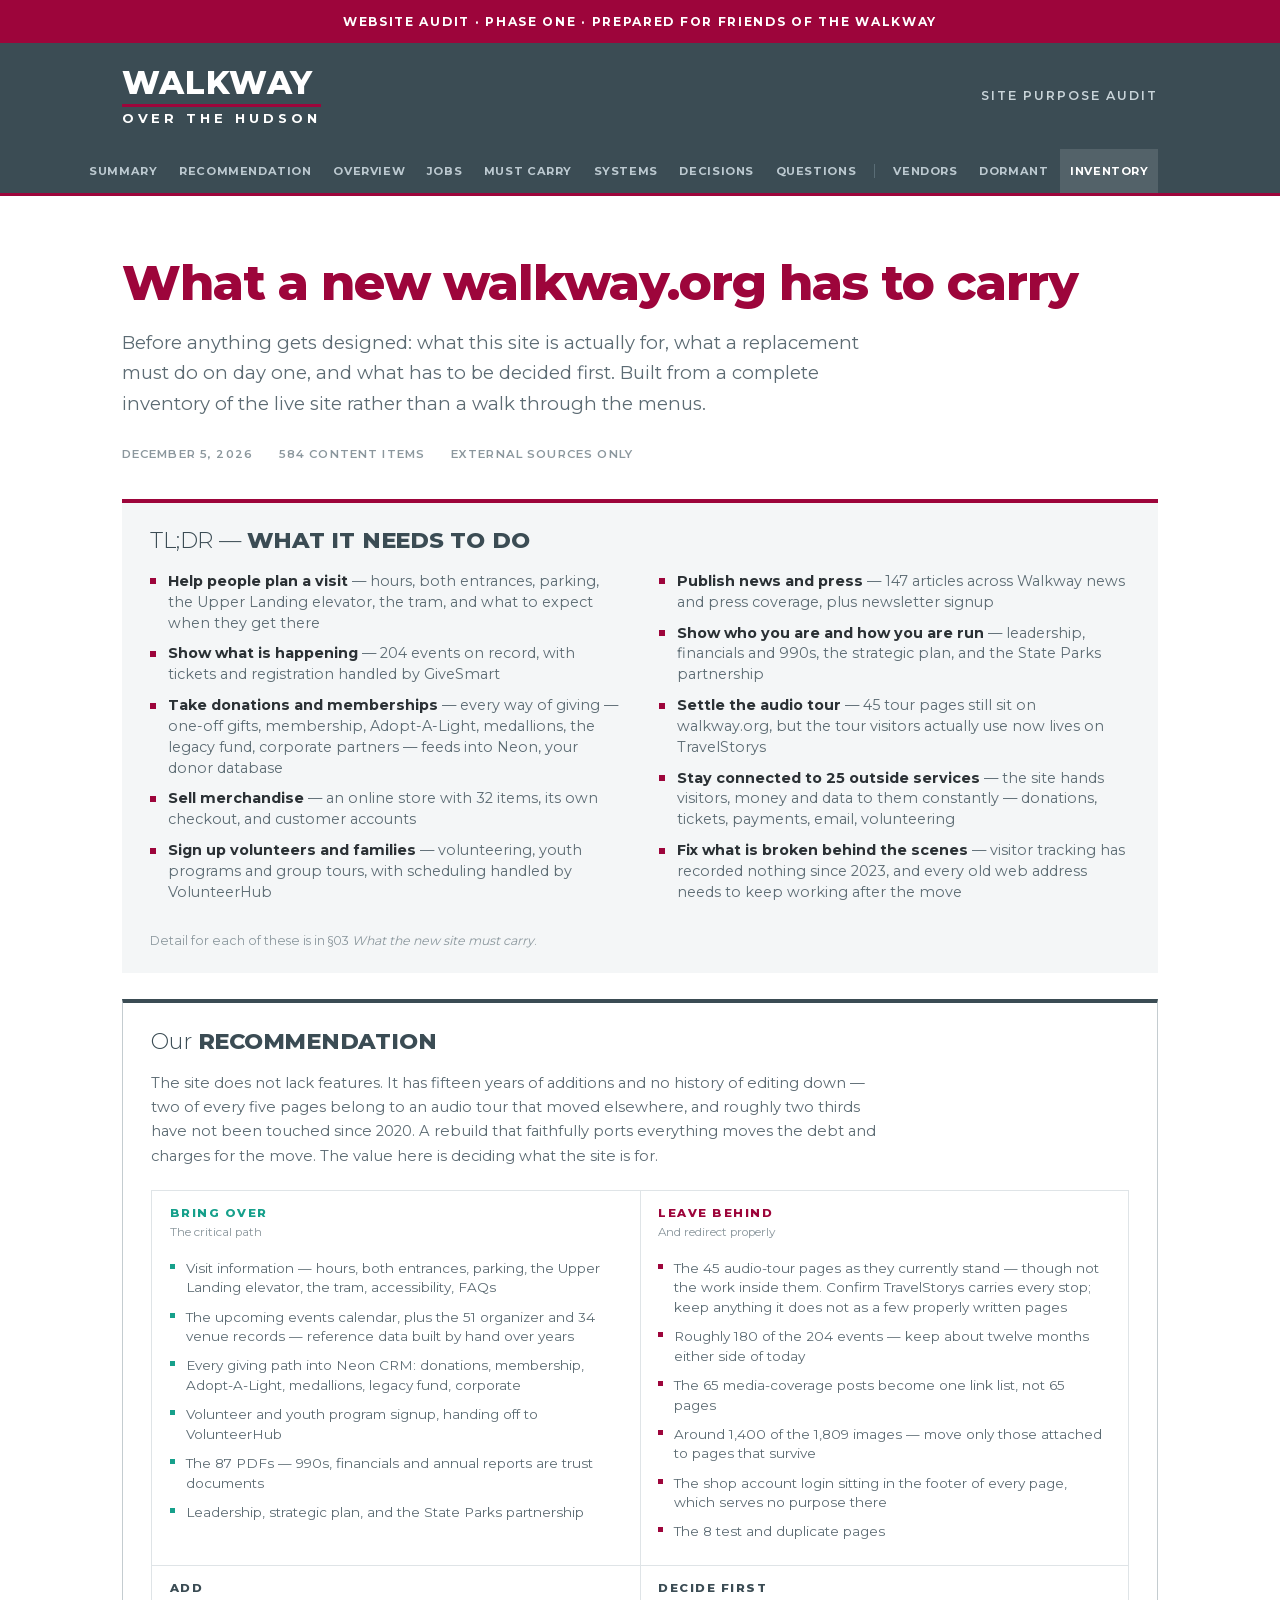
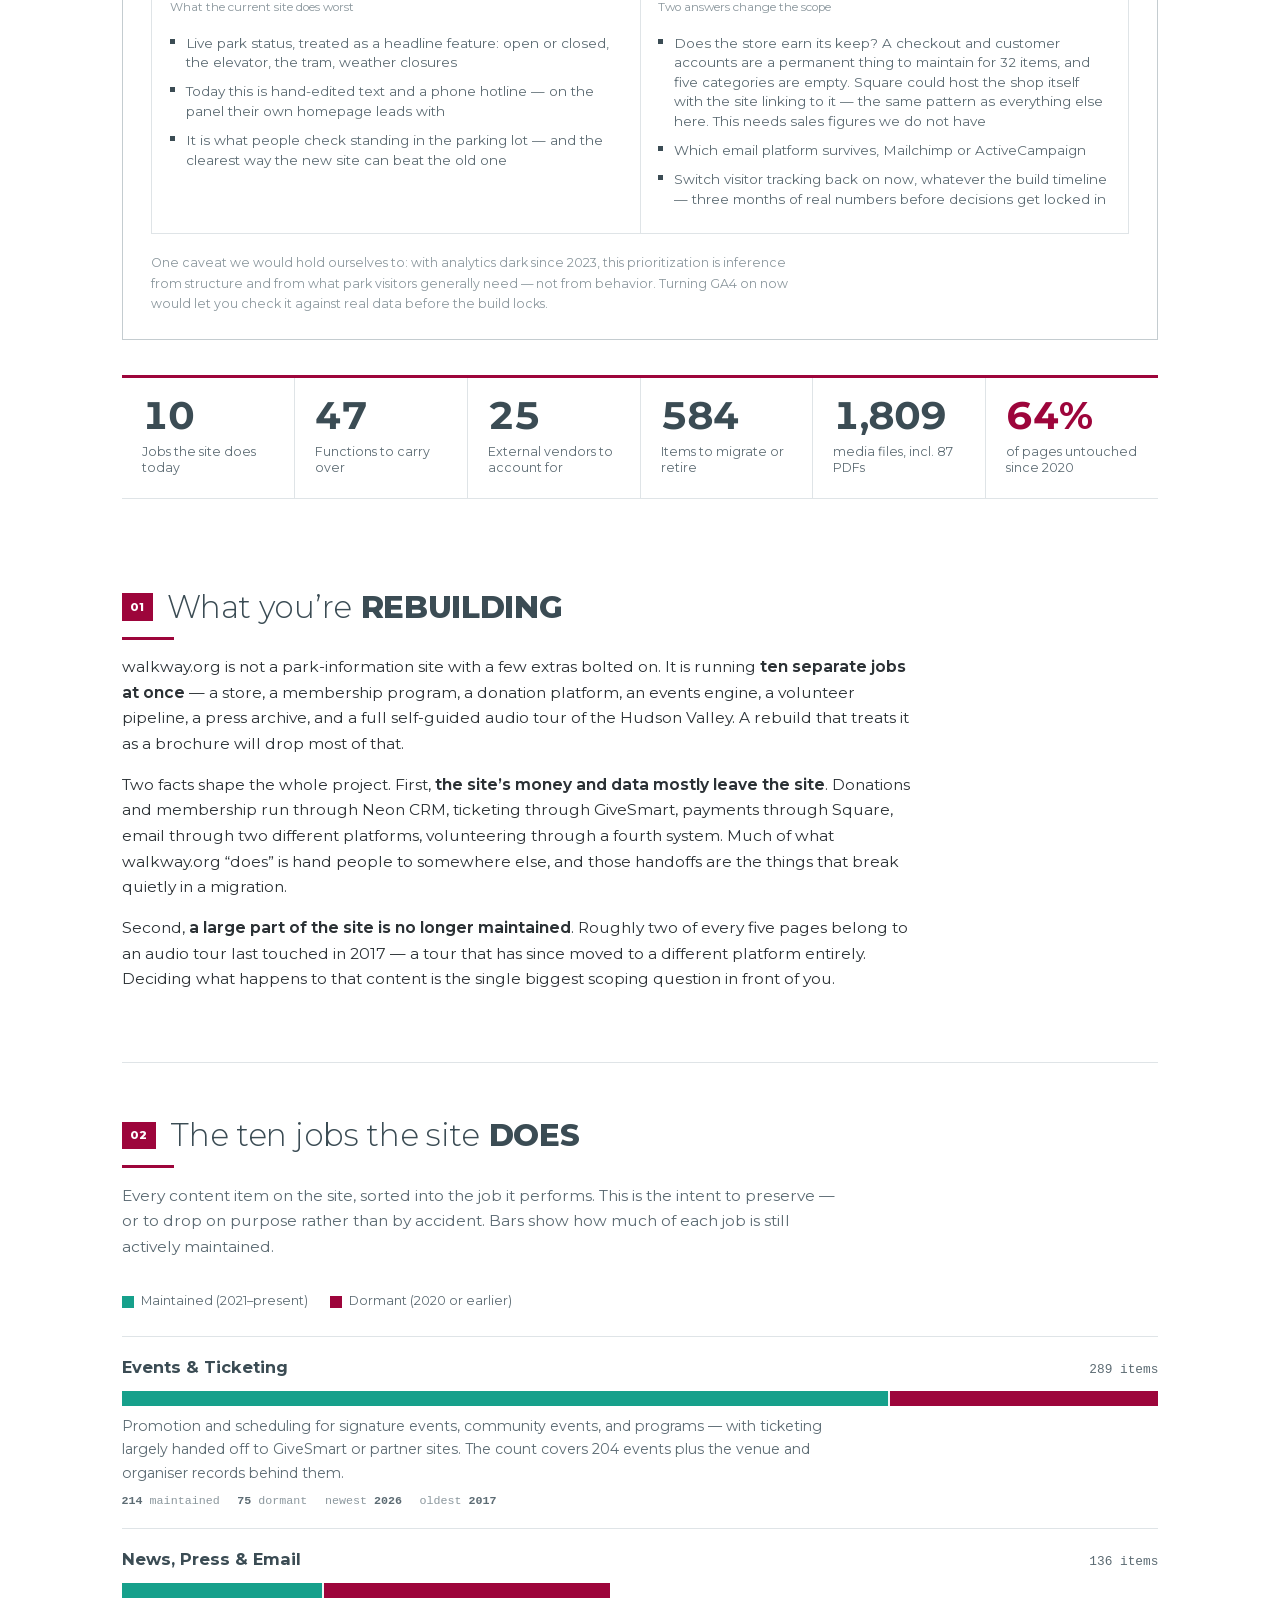
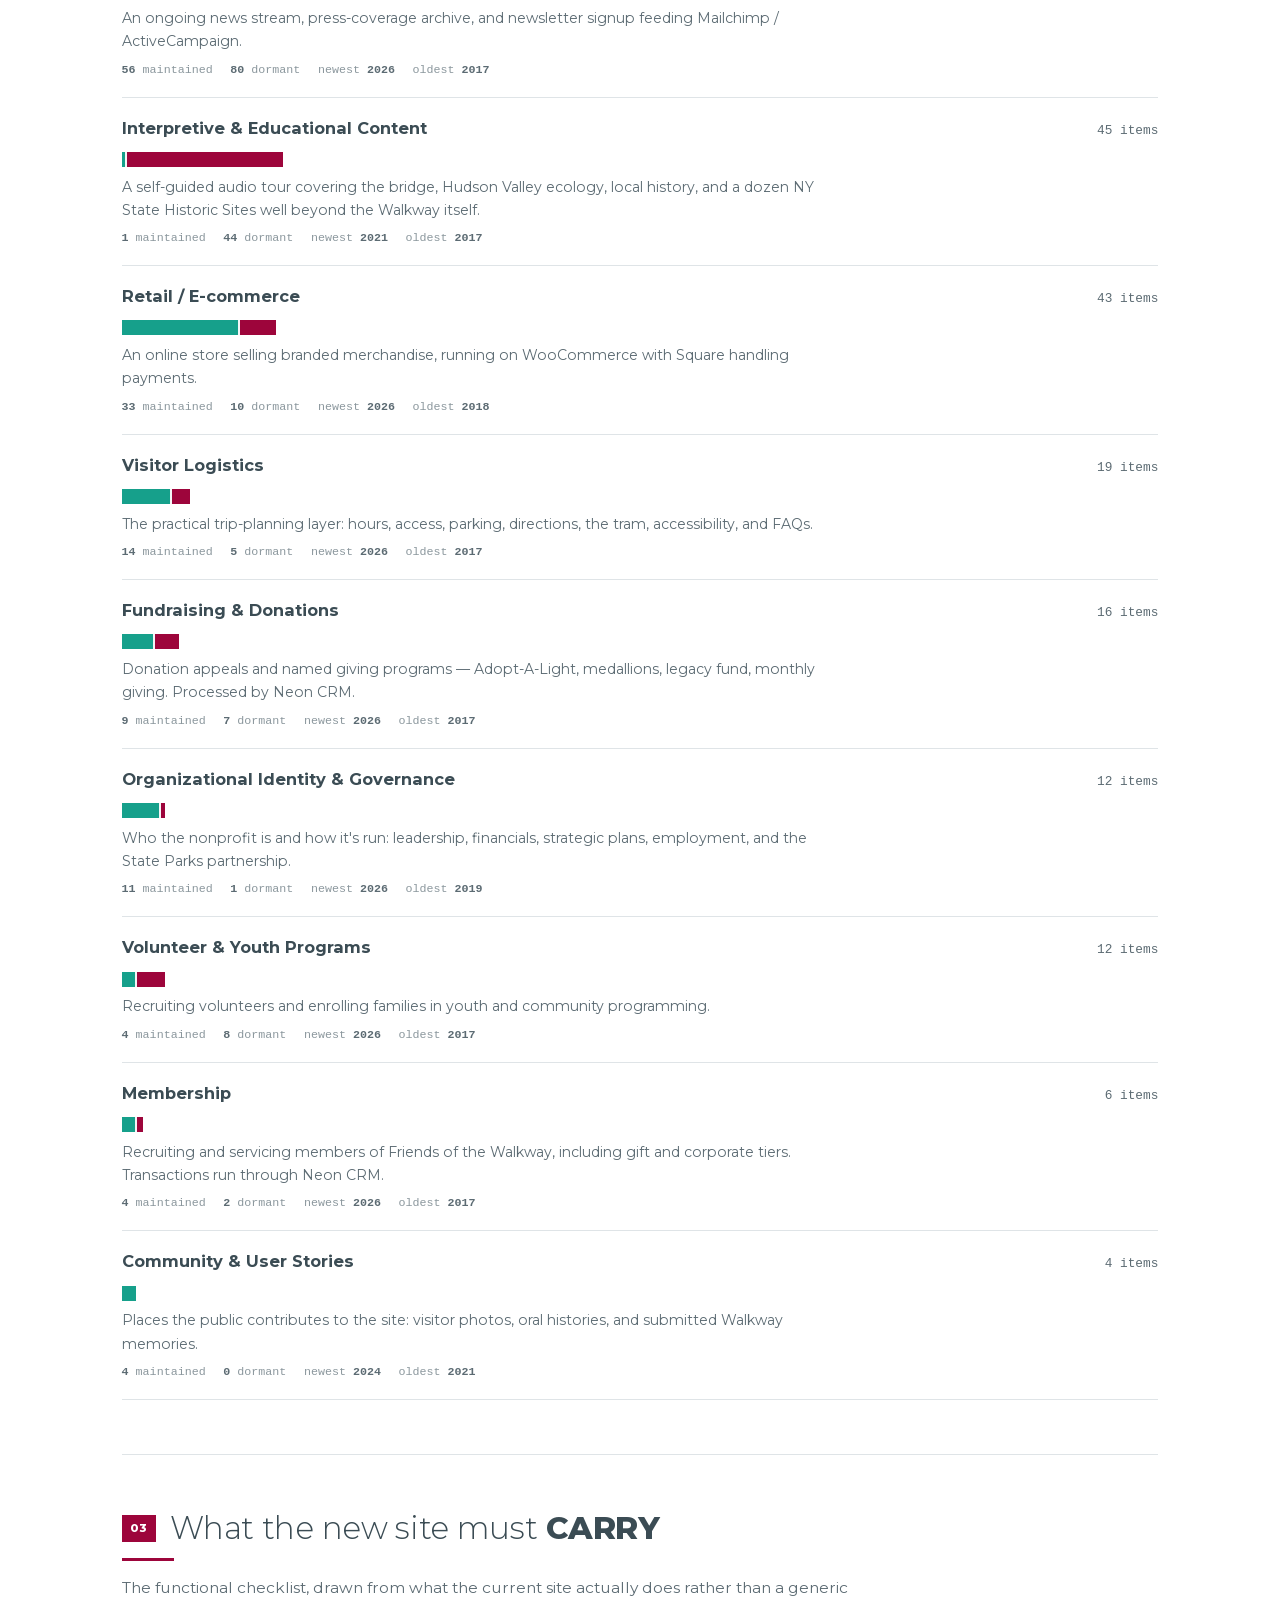
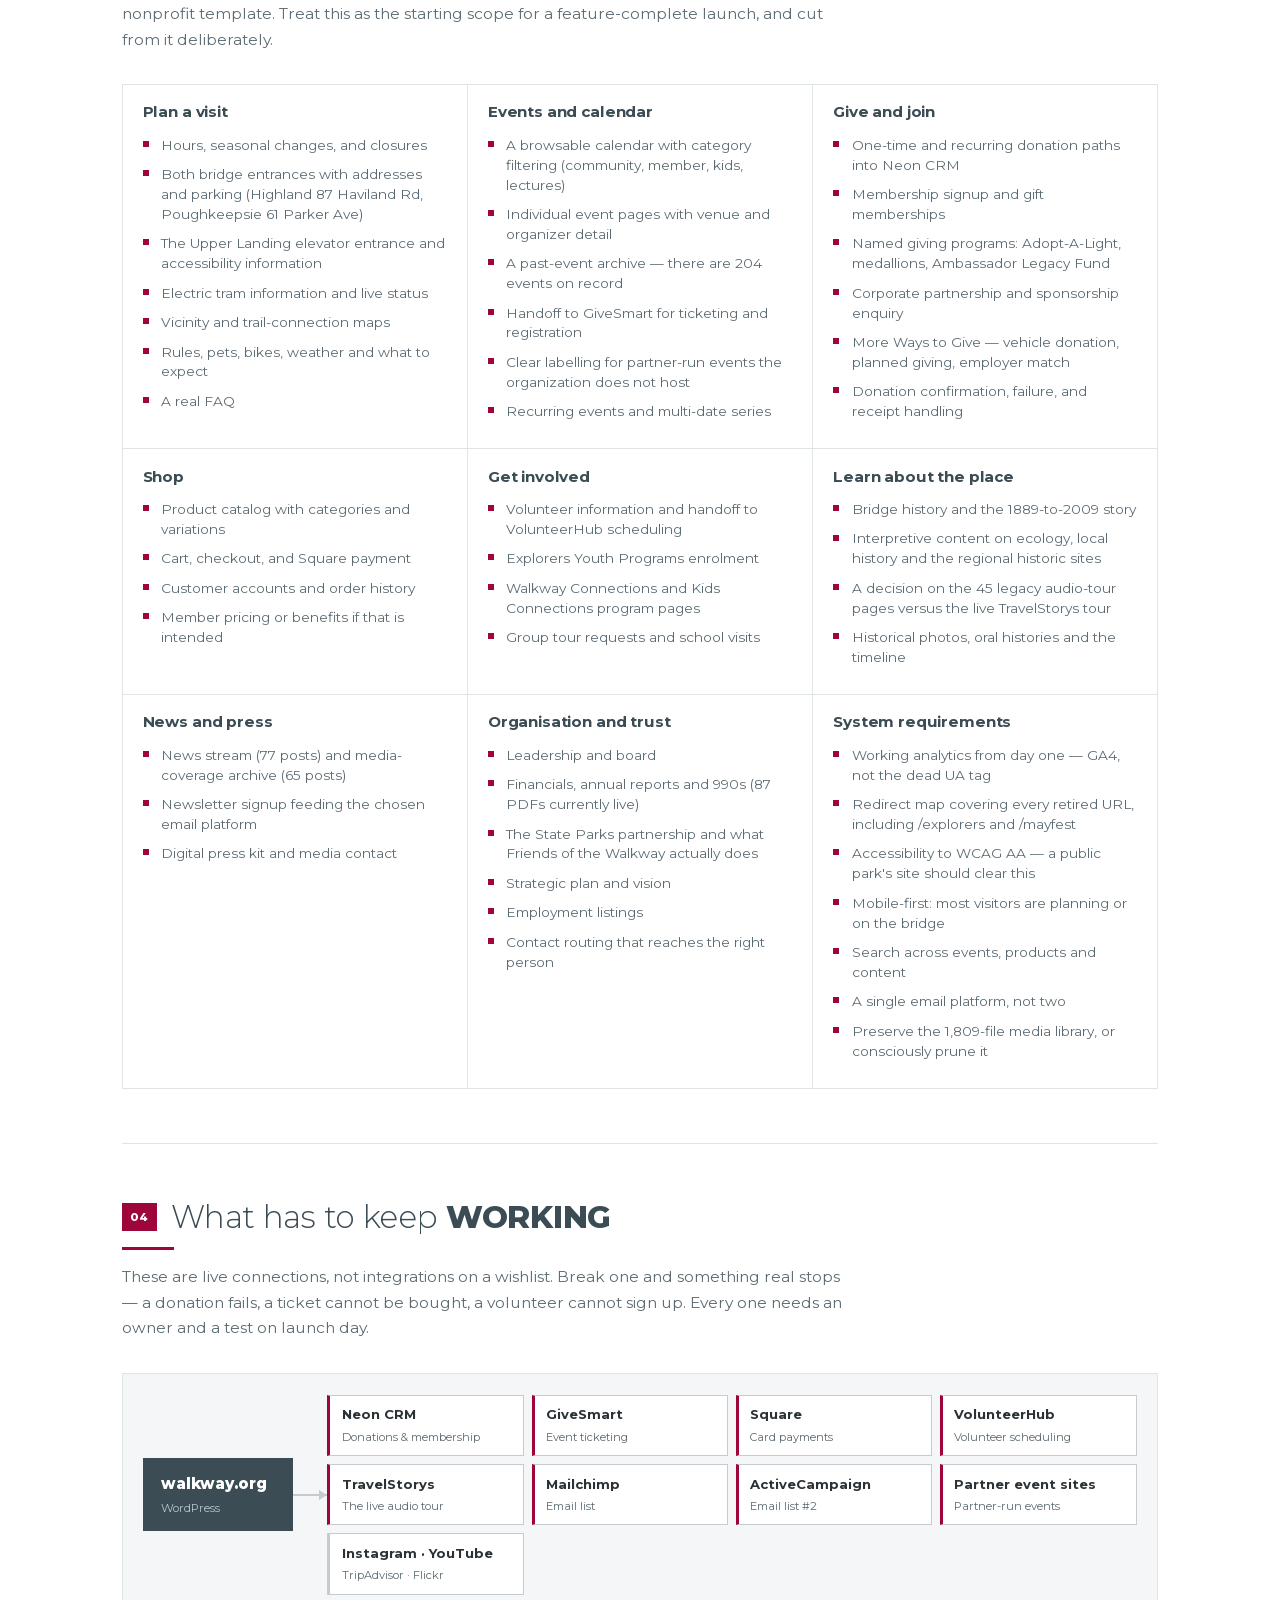
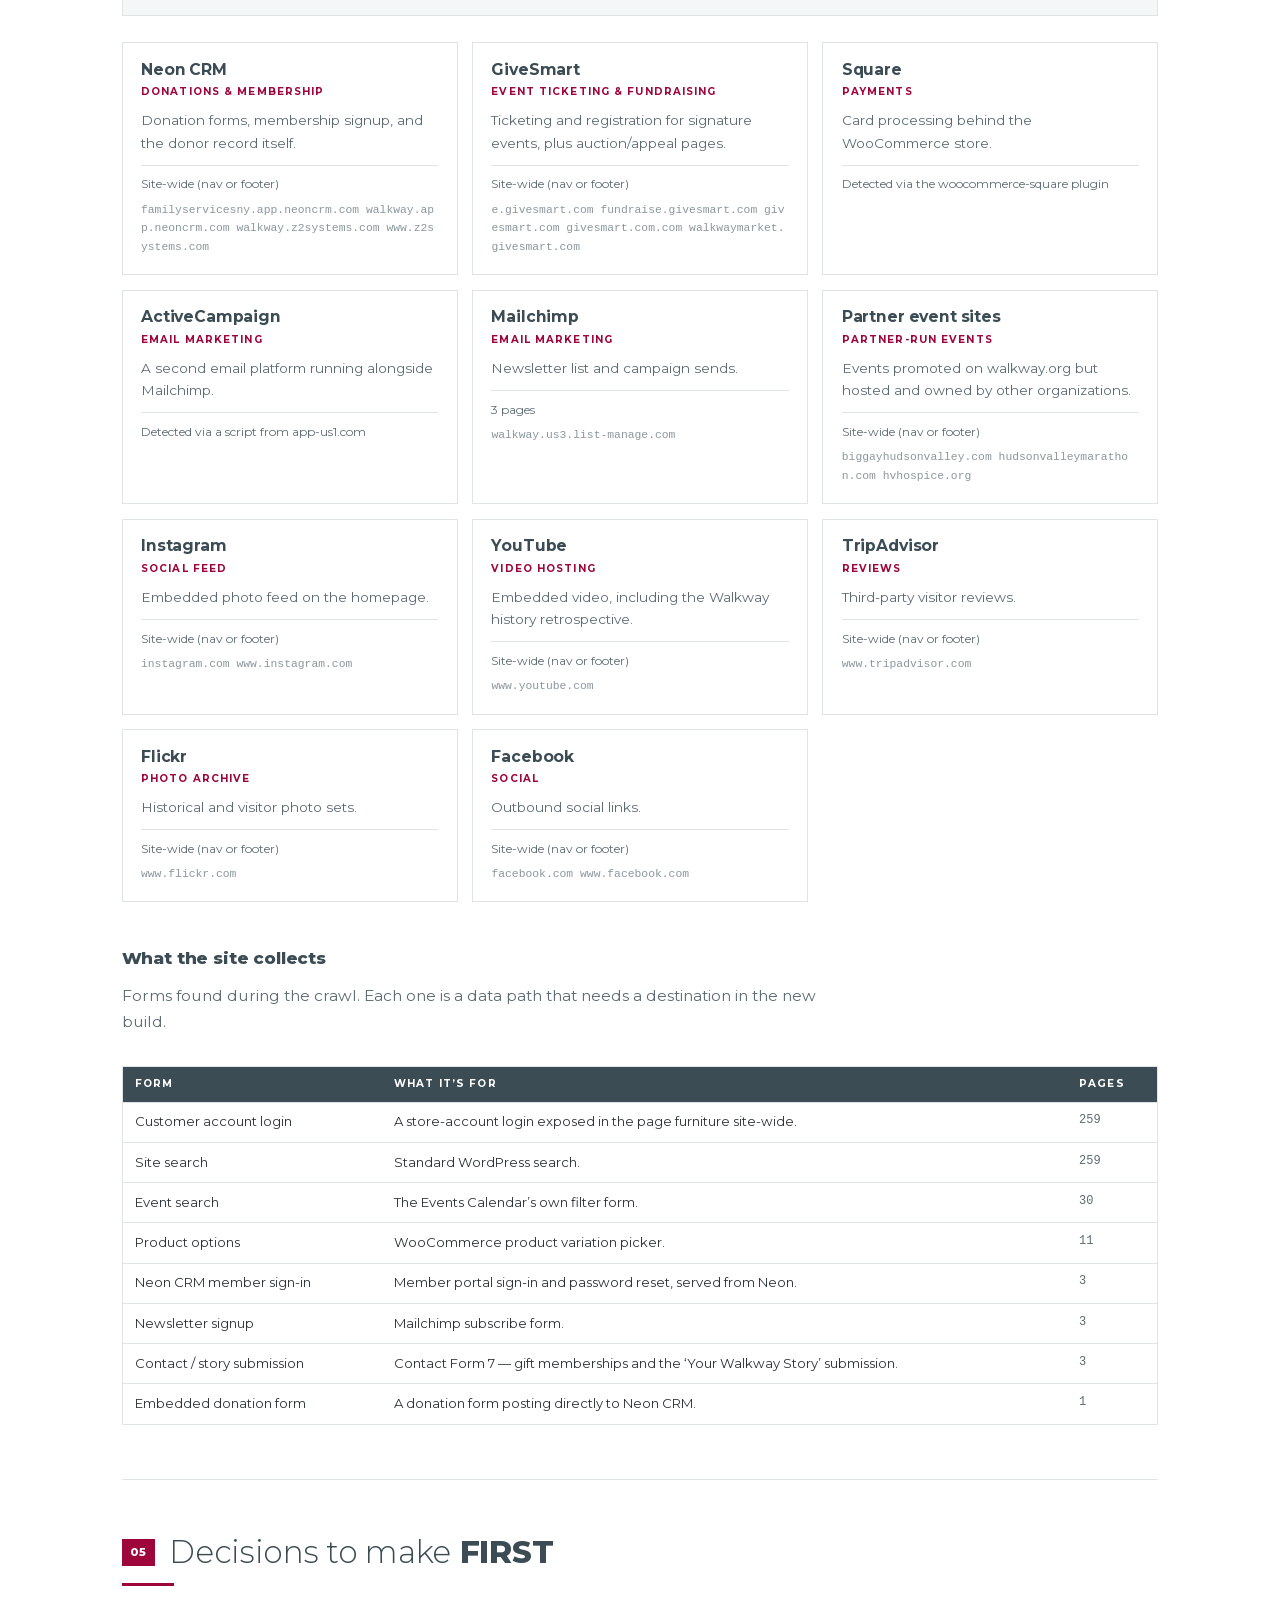
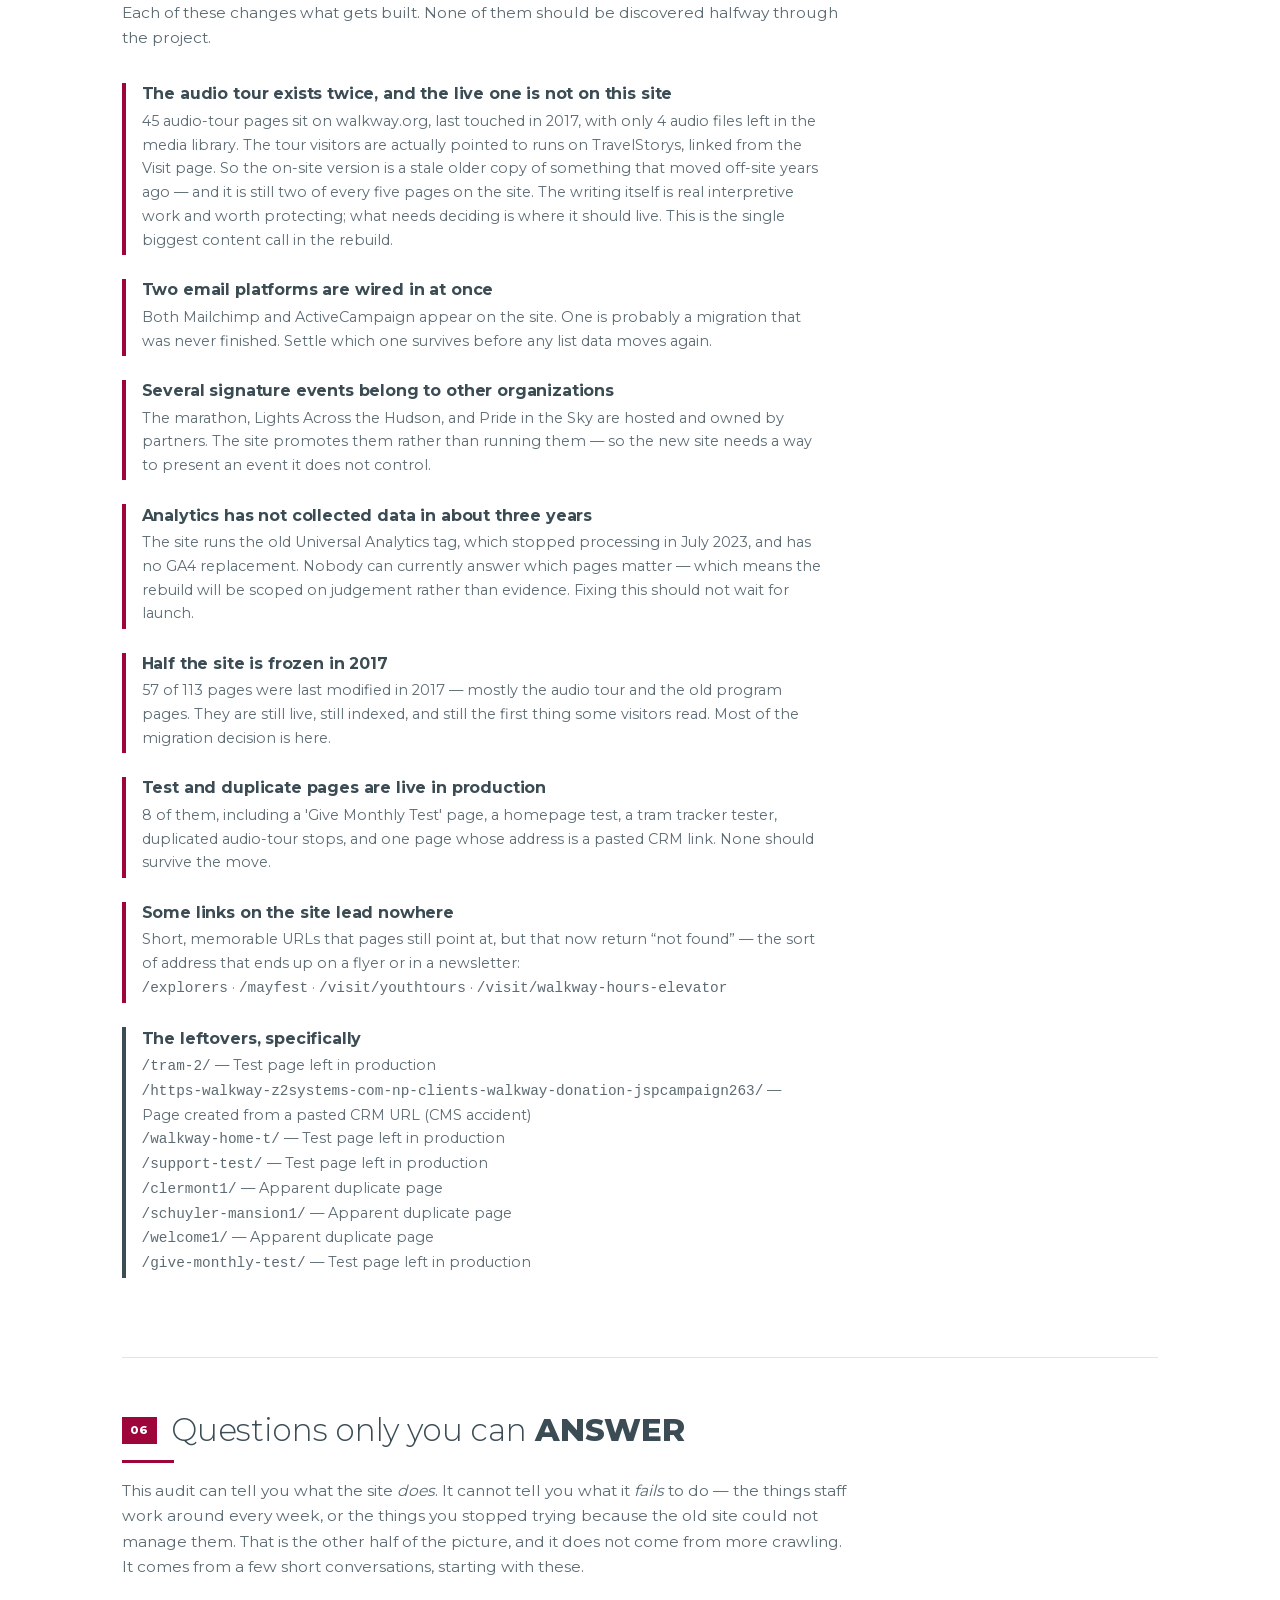
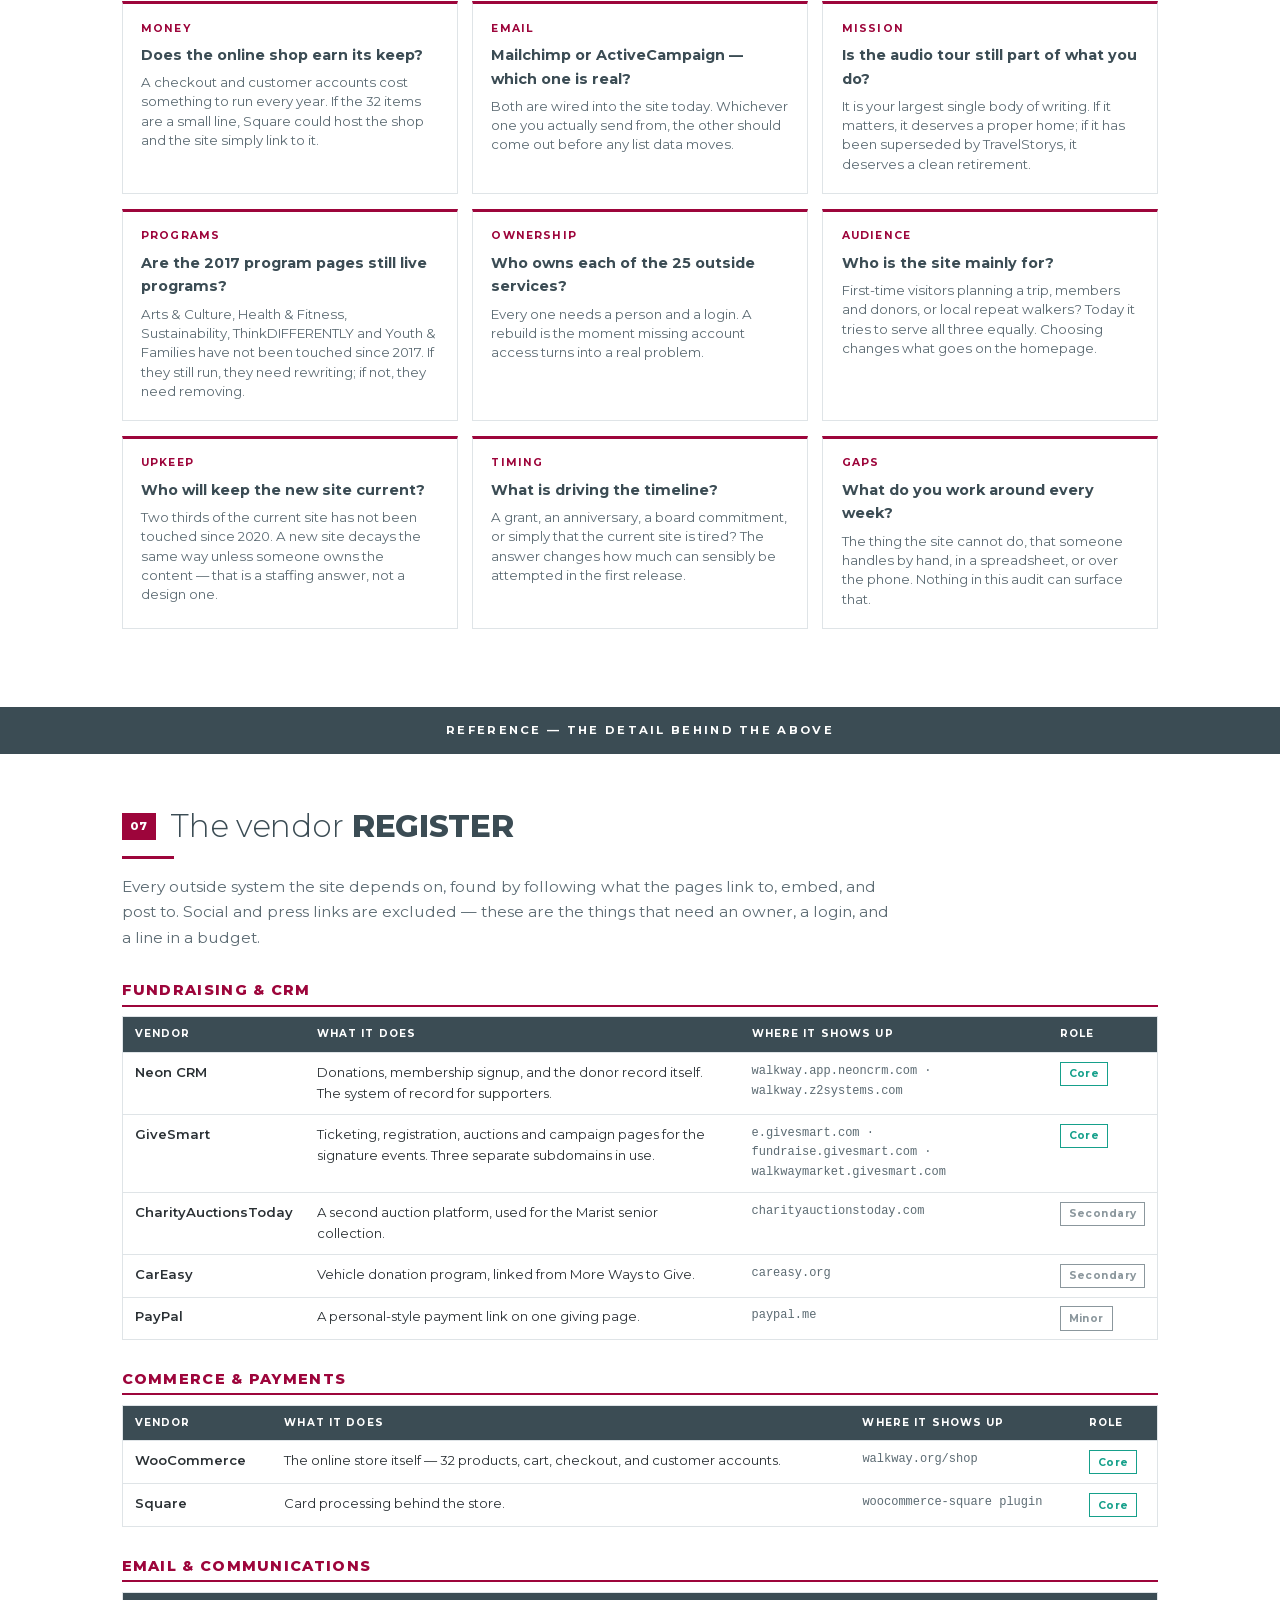
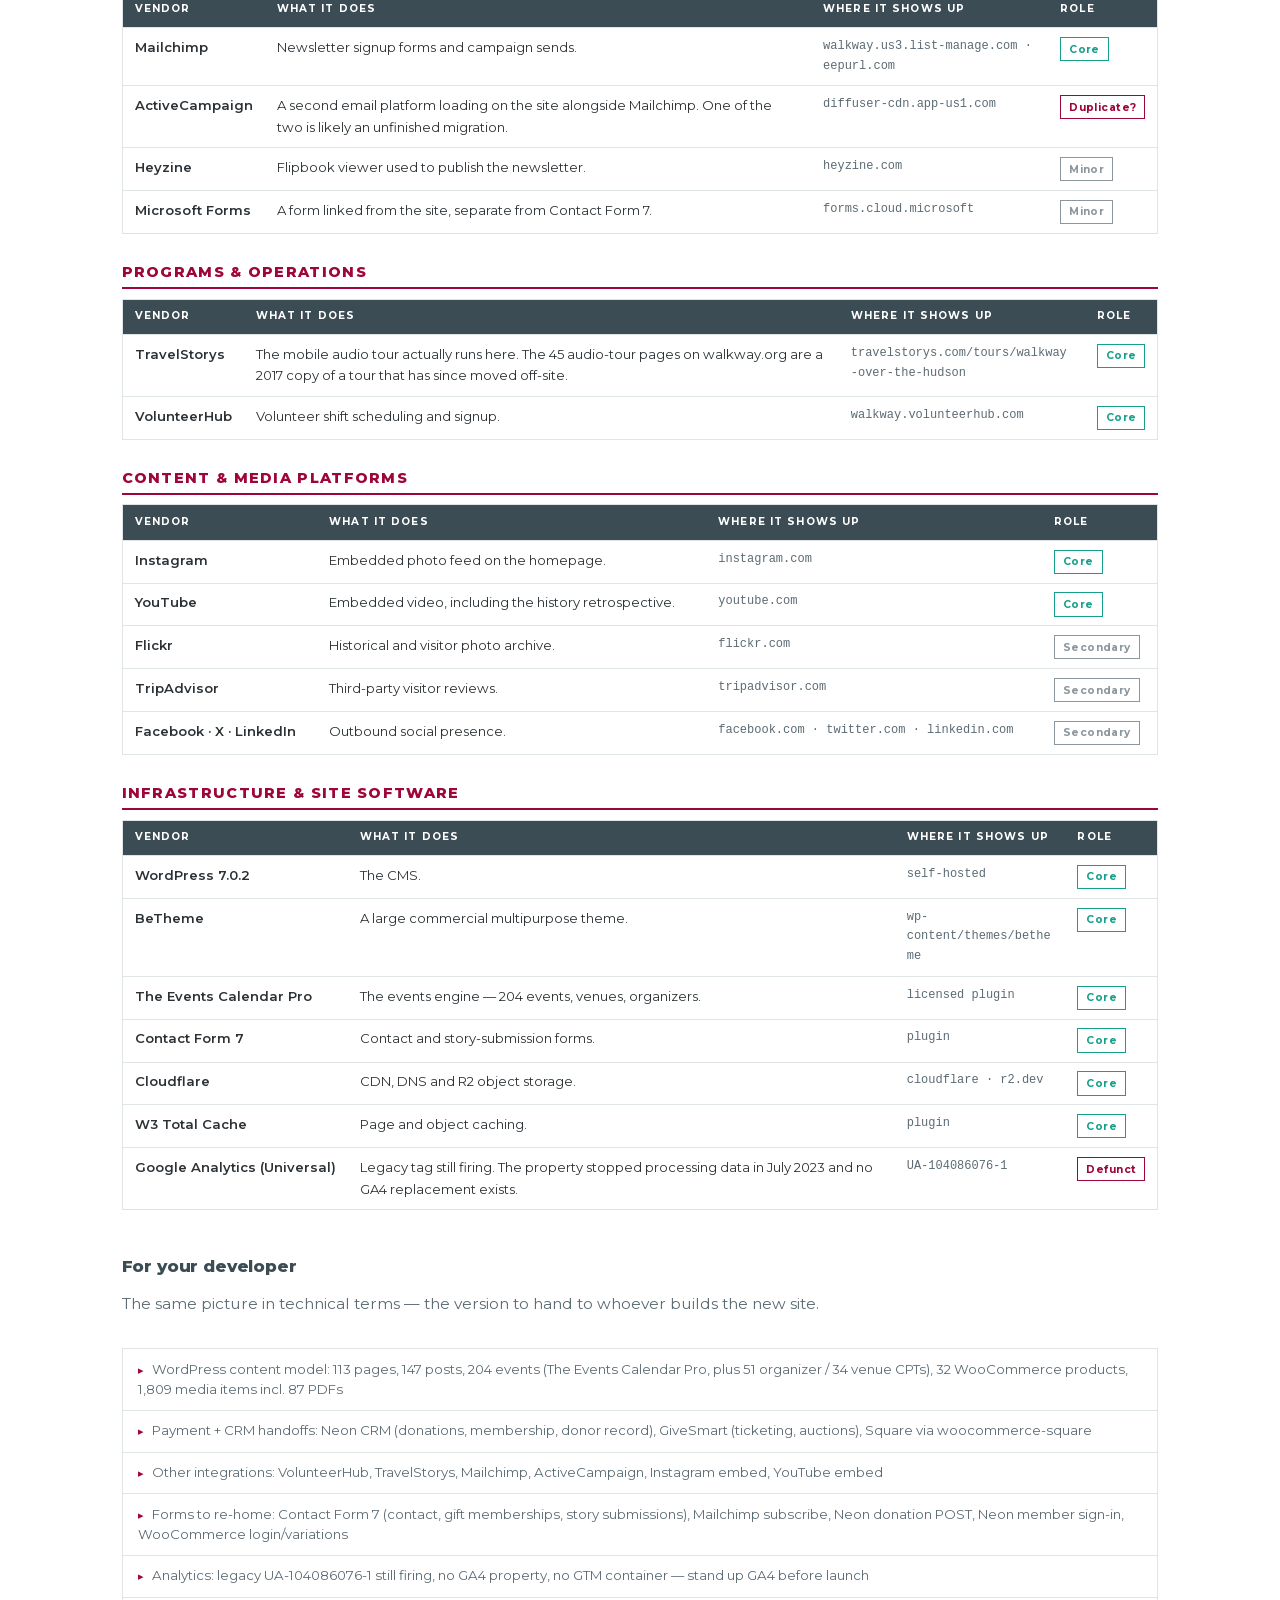
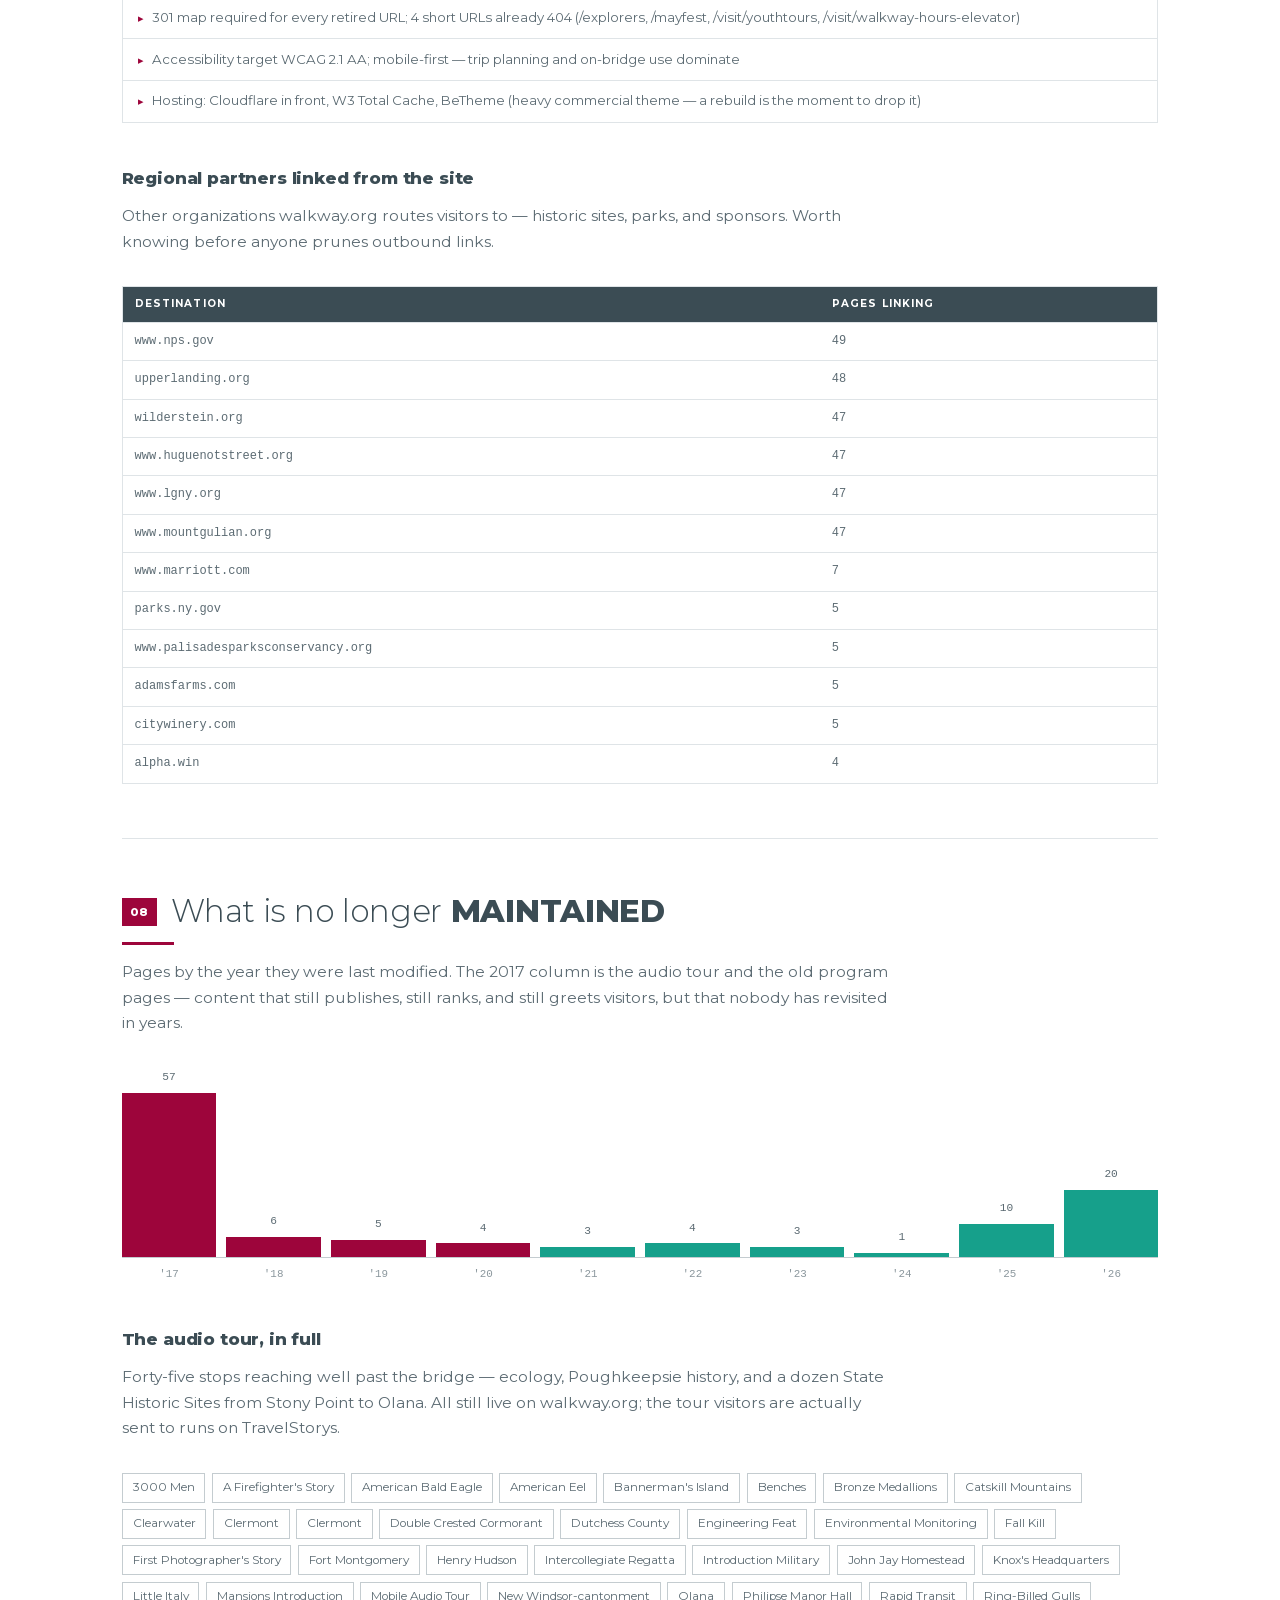
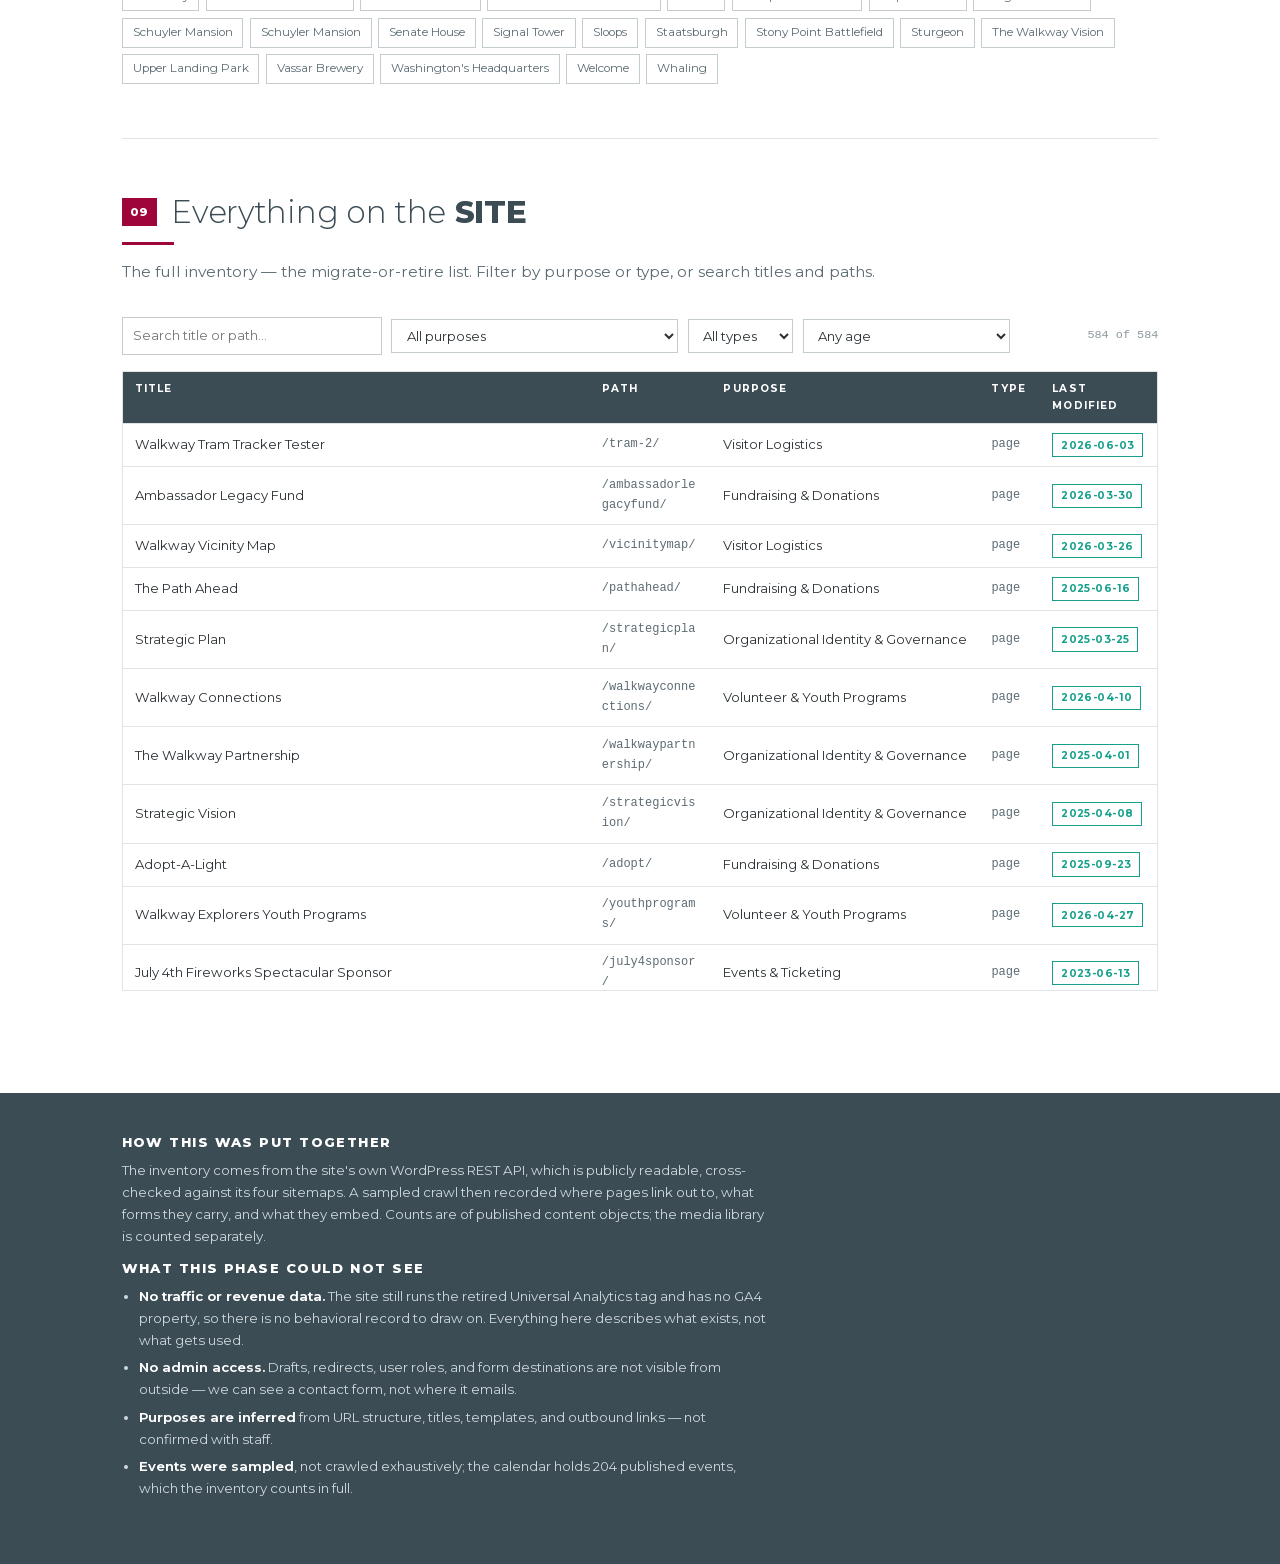
<file: walkway.org.html>
<!doctype html>
<html lang="en">
<head>
<meta charset="utf-8">
<meta name="viewport" content="width=device-width, initial-scale=1">
<meta name="robots" content="noindex, nofollow">
<style>
  /* Minimal reset — the Artifact host normally provides this. */
  *,*::before,*::after{box-sizing:border-box}
  html{-webkit-text-size-adjust:100%}
  body{margin:0}
  img,svg{max-width:100%;height:auto}
  table{border-collapse:collapse}
  button,input,select,textarea{font:inherit;color:inherit}
</style>
<title>What walkway.org Is Actually For</title>
<style>
/* Montserrat — walkway.org's own face, inlined (CSP blocks font CDNs). */
@font-face{
  font-family:'Montserrat';
  src:url([data-uri]) format('woff2-variations');
  font-weight:100 900; font-style:normal; font-display:swap;
}

/* Palette lifted directly from walkway.org: crimson #9d053b (buttons/CTA and
   the alert bar), #98254e (theme accent), slate #3b4c54 (header band and
   headings), #161922 (dark UI), gold #d6aa34.

   Deliberately SINGLE THEME. The Walkway brand is a light one — crimson and
   slate on white — and a dark variant would misrepresent it. Tokens are fixed
   under :root and do not respond to data-theme, so the page holds its identity
   whichever theme the viewer is using. Data colors validated for CVD. */
:root{
  --page:#ffffff; --surface:#ffffff; --shade:#f4f6f7;
  --ink:#2b3135; --heading:#3b4c54; --ink-2:#5c6b73; --muted:#8b979d;
  --rule:#dfe4e7; --rule-strong:#c4ccd0;
  --crimson:#9d053b; --crimson-2:#98254e; --crimson-dk:#7d0430;
  --slate:#3b4c54; --slate-dk:#2c3a41; --gold:#d6aa34;
  --live:#16a08b; --dormant:#9d053b;
  --sans:'Montserrat',-apple-system,BlinkMacSystemFont,'Segoe UI',Roboto,Helvetica,Arial,sans-serif;
  --serif:var(--sans);
  --mono:ui-monospace,SFMono-Regular,Menlo,Consolas,monospace;
  --col:min(72ch,100%);
  --pad:clamp(1.1rem,4vw,2.6rem);
  color-scheme:light;
}

*{box-sizing:border-box}
body{margin:0;background:var(--page)!important;color:var(--ink);
  font-family:var(--sans);font-size:15.5px;line-height:1.65;
  -webkit-font-smoothing:antialiased}
.wrap{max-width:1120px;margin:0 auto;padding:0 var(--pad)}
.col{max-width:var(--col)}
h1,h2,h3{font-family:var(--sans);font-weight:700;color:var(--heading);
  text-wrap:balance;line-height:1.18;margin:0;letter-spacing:-.01em}
p{margin:0 0 1em}
a{color:inherit}
strong{font-weight:650}
.mono{font-family:var(--mono);font-variant-numeric:tabular-nums}

/* ---- crimson alert bar: the site opens with one of these ---- */
.alertbar{background:var(--crimson);color:#fff;text-align:center;
  padding:.72rem var(--pad);font-size:.76rem;font-weight:700;
  letter-spacing:.14em;text-transform:uppercase}

/* ---- slate masthead with the logo lockup ---- */
.masthead{background:var(--slate);color:#fff}
.masthead .wrap{display:flex;align-items:center;justify-content:space-between;
  gap:1.5rem;flex-wrap:wrap;padding-top:1.5rem;padding-bottom:1.5rem}
.logo{line-height:1}
.logo .l1{display:block;font-size:clamp(1.5rem,3.6vw,2rem);font-weight:800;
  letter-spacing:.02em;text-transform:uppercase}
.logo .bar{display:block;height:3px;background:var(--crimson);margin:.3rem 0;width:100%}
.logo .l2{display:block;font-size:clamp(.66rem,1.5vw,.82rem);font-weight:700;
  letter-spacing:.3em;text-transform:uppercase}
.masthead .tag{font-size:.78rem;font-weight:600;letter-spacing:.16em;
  text-transform:uppercase;color:#c9d4d9;text-align:right}

/* ---- title block ---- */
header{padding:clamp(2.2rem,6vw,3.6rem) 0 0}
h1{font-size:clamp(1.95rem,5.2vw,3.1rem);letter-spacing:-.02em;font-weight:800;
  color:var(--crimson)}
.dek{font-size:clamp(1rem,2.1vw,1.15rem);color:var(--ink-2);margin:1rem 0 0;max-width:62ch}
.meta{display:flex;flex-wrap:wrap;gap:.5rem 1.6rem;margin:1.6rem 0 2rem;
  font-size:.72rem;font-weight:600;color:var(--muted);letter-spacing:.1em;
  text-transform:uppercase}

/* ---- TL;DR: the elevator version, read before anything else ---- */
.tldr{background:var(--shade);border-top:4px solid var(--crimson);
  padding:1.5rem clamp(1.1rem,3vw,1.8rem) 1.35rem;margin:2.2rem 0 0}
.tldr h2{font-size:clamp(1.15rem,2.6vw,1.4rem);margin-bottom:1.1rem}
/* Columns, not grid — grid would align rows and leave ragged gaps
   between bullets of different lengths. */
.tldr ul{margin:0;padding:0;list-style:none;
  columns:2 330px;column-gap:clamp(1.4rem,3vw,2.6rem)}
.tldr li{font-size:.9rem;line-height:1.45;color:var(--ink-2);
  padding-left:1.1rem;position:relative;
  break-inside:avoid;-webkit-column-break-inside:avoid;margin-bottom:.62rem}
.tldr li::before{content:"";position:absolute;left:0;top:.52em;
  width:6px;height:6px;background:var(--crimson)}
.tldr li b{color:var(--ink);font-weight:700}
.tldr-note{margin:1.15rem 0 0;font-size:.78rem;color:var(--muted)}

/* ---- recommendation: our view, kept visually distinct from the evidence ---- */
.prop{border:1px solid var(--rule-strong);border-top:4px solid var(--slate);
  padding:1.6rem clamp(1.1rem,3vw,1.8rem) 1.5rem;margin:1.6rem 0 0}
.prop h2{font-size:clamp(1.15rem,2.6vw,1.4rem);margin-bottom:1rem}
.prop-thesis{font-size:.92rem;color:var(--ink-2);max-width:74ch;margin:0 0 .9rem}
.prop-thesis strong{color:var(--ink)}
/* Fixed 2x2 rather than auto-fit: four panels across three columns would
   leave two dead cells that read as a rendering fault. */
.prop-grid{display:grid;grid-template-columns:1fr;
  gap:1px;background:var(--rule);border:1px solid var(--rule);margin-top:1.4rem}
@media(min-width:780px){.prop-grid{grid-template-columns:1fr 1fr}}
.prop-col{background:var(--surface);padding:1rem 1.1rem 1.15rem}
.prop-col h3{font-size:.72rem;font-weight:800;letter-spacing:.13em;text-transform:uppercase;
  margin-bottom:.15rem}
.prop-col .cap{display:block;font-size:.74rem;color:var(--muted);margin-bottom:.7rem}
.prop-col ul{margin:0;padding:0;list-style:none}
.prop-col li{font-size:.845rem;line-height:1.45;color:var(--ink-2);
  padding:.3rem 0 .3rem 1rem;position:relative}
.prop-col li::before{content:"";position:absolute;left:0;top:.72em;width:5px;height:5px}
.prop-col.keep h3{color:var(--live)}
.prop-col.keep li::before{background:var(--live)}
.prop-col.cut h3{color:var(--crimson)}
.prop-col.cut li::before{background:var(--crimson)}
.prop-col.add h3,.prop-col.decide h3{color:var(--slate)}
.prop-col.add li::before,.prop-col.decide li::before{background:var(--slate)}
.prop-note{margin:1.2rem 0 0;font-size:.78rem;color:var(--muted);max-width:74ch}

/* ---- sticky section nav ----
   A top bar rather than a sidebar: the inventory and vendor tables need the
   full column width, and a bar degrades to a scrollable strip on mobile
   without needing a separate drawer. */
.docnav{position:sticky;top:0;z-index:50;background:var(--slate);
  border-bottom:3px solid var(--crimson);position:sticky}
/* fade the right edge once the bar has to scroll, so it reads as scrollable */
@media (max-width:1080px){
  .docnav{position:sticky;--fade:1}
  .docnav::after{content:"";position:absolute;top:0;right:0;bottom:3px;width:38px;
    pointer-events:none;background:linear-gradient(to right,rgba(59,76,84,0),var(--slate))}
}
.docnav .wrap{display:flex;align-items:center;gap:.15rem;
  overflow-x:auto;scrollbar-width:none;-ms-overflow-style:none}
.docnav .wrap::-webkit-scrollbar{display:none}
.docnav a{flex:none;color:#bcc9d0;text-decoration:none;white-space:nowrap;
  font-size:.7rem;font-weight:700;letter-spacing:.055em;text-transform:uppercase;
  padding:.8rem .6rem;border-bottom:3px solid transparent;margin-bottom:-3px;
  transition:color .15s,border-color .15s,background .15s}
/* Hover gives every item a visible affordance so the bar reads as clickable. */
.docnav a:hover{color:#fff;background:rgba(255,255,255,.07);
  border-bottom-color:rgba(255,255,255,.45)}
/* Active marks itself as a WHITE segment cut into the crimson rule — a crimson
   underline here would sit directly on the bar's own crimson border and vanish. */
.docnav a.on{color:#fff;background:rgba(255,255,255,.12);border-bottom-color:#fff}
.docnav a:focus-visible{outline:2px solid #fff;outline-offset:-3px}
.navsep{flex:none;width:1px;height:14px;background:#5a6d76;margin:0 .38rem}
/* clear the sticky bar when jumping to a section */
[id^="s-"]{scroll-margin-top:56px}
html{scroll-behavior:smooth}
@media (prefers-reduced-motion:reduce){html{scroll-behavior:auto}}
@media print{.docnav{display:none}}

/* ---- developer-facing list ---- */
.devlist{margin:0;padding:0;list-style:none;border:1px solid var(--rule);background:var(--surface)}
.devlist li{font-size:.83rem;line-height:1.5;color:var(--ink-2);
  padding:.65rem .95rem;border-bottom:1px solid var(--rule)}
.devlist li:last-child{border-bottom:0}
.devlist li::before{content:"▸";color:var(--crimson);margin-right:.5rem;font-size:.7rem}

/* ---- questions for the client ---- */
.qs{display:grid;grid-template-columns:repeat(auto-fit,minmax(290px,1fr));gap:.9rem}
.q{background:var(--surface);border:1px solid var(--rule);
  border-top:3px solid var(--crimson);padding:1.05rem 1.15rem 1.2rem}
.q b{display:block;font-size:.9rem;font-weight:700;color:var(--heading);margin-bottom:.35rem}
.q span{display:block;font-size:.83rem;color:var(--ink-2);line-height:1.45}
.q .who{display:block;font-size:.66rem;font-weight:700;letter-spacing:.11em;
  text-transform:uppercase;color:var(--crimson);margin-bottom:.5rem}

/* ---- tier divider: everything below is supporting detail ---- */
.tierbar{background:var(--slate);color:#fff;text-align:center;margin-top:1.5rem;
  padding:.85rem var(--pad);font-size:.72rem;font-weight:700;
  letter-spacing:.2em;text-transform:uppercase}
.ref{--shade:#f7f9f9}
.ref .lede{max-width:70ch}

/* sub-headings inside a section */
h3.sub{font-size:1.05rem;font-weight:800;color:var(--slate);margin:2.6rem 0 .5rem;
  padding-top:.3rem}

/* ---- two-weight headings: the site's signature device ---- */
h2 .lt,h3 .lt{font-weight:300;color:var(--slate)}
h2 .bd,h3 .bd{font-weight:800;color:var(--slate);text-transform:uppercase}
.rule{height:3px;background:var(--crimson);width:48px;margin:0;border:0}

/* ---- stat tiles ---- */
.tiles{display:grid;grid-template-columns:repeat(auto-fit,minmax(160px,1fr));
  gap:1px;background:var(--rule);border-top:3px solid var(--crimson);
  border-bottom:1px solid var(--rule);margin:2.2rem 0}
.tile{background:var(--surface);padding:1.2rem 1.25rem 1.3rem}
.tile .n{font-family:var(--sans);font-weight:700;color:var(--heading);
  font-size:clamp(1.7rem,4.2vw,2.4rem);line-height:1;
  font-variant-numeric:tabular-nums;letter-spacing:-.02em;display:block}
.tile .l{font-size:.78rem;color:var(--ink-2);margin-top:.5rem;display:block;line-height:1.35}
.tile.warn .n{color:var(--crimson)}

section{padding:clamp(2.2rem,5.5vw,3.4rem) 0;border-top:1px solid var(--rule)}
section:first-of-type{border-top:0}
h2{font-size:clamp(1.4rem,3.4vw,1.95rem);letter-spacing:-.01em}
.sec-head{display:flex;align-items:center;gap:.9rem;position:relative;
  padding-bottom:.9rem;margin-bottom:.9rem}
.sec-head::after{content:"";position:absolute;left:0;bottom:0;width:52px;height:3px;
  background:var(--crimson)}
.sec-num{font-family:var(--sans);font-weight:800;font-size:.7rem;color:#fff;
  letter-spacing:.06em;background:var(--crimson);padding:.28rem .5rem;
  align-self:center}
.lede{color:var(--ink-2);margin:.9rem 0 2rem;max-width:66ch}

/* ---- purpose bars ---- */
.legend{display:flex;gap:1.4rem;flex-wrap:wrap;margin:0 0 1.5rem;
  font-size:.79rem;color:var(--ink-2)}
.key{display:inline-flex;align-items:center;gap:.45rem}
.sw{width:12px;height:12px;flex:none}
.sw.live{background:var(--live)} .sw.dorm{background:var(--dormant)}

.purpose{border-top:1px solid var(--rule);padding:1.05rem 0}
.purpose:last-child{border-bottom:1px solid var(--rule)}
.p-top{display:flex;align-items:baseline;justify-content:space-between;gap:1rem;flex-wrap:wrap}
.p-name{font-family:var(--sans);font-size:1.02rem;font-weight:700;color:var(--heading)}
.p-count{font-family:var(--mono);font-size:.8rem;color:var(--ink-2);white-space:nowrap}
.bar{display:flex;height:15px;margin:.65rem 0 .55rem;background:var(--shade);
  overflow:hidden;gap:2px}
.bar span{height:100%;display:block}
.bar .live{background:var(--live)}
.bar .dorm{background:var(--dormant)}

.p-blurb{font-size:.88rem;color:var(--ink-2);max-width:70ch;margin:.35rem 0 0}
.p-figs{font-family:var(--mono);font-size:.73rem;color:var(--muted);margin-top:.45rem;
  display:flex;gap:1.1rem;flex-wrap:wrap}
.p-figs b{font-weight:600;color:var(--ink-2)}

/* ---- year histogram ---- */
.hist{display:flex;align-items:flex-end;gap:clamp(3px,1.2vw,10px);height:190px;
  padding:0;margin:1rem 0 .4rem;border-bottom:1px solid var(--rule-strong)}
.hbar{flex:1;display:flex;flex-direction:column;justify-content:flex-end;align-items:center;
  height:100%;gap:.4rem;min-width:0}
.hbar .v{font-family:var(--mono);font-size:.7rem;color:var(--ink-2);font-variant-numeric:tabular-nums}
.hbar .b{width:100%;background:var(--live);min-height:2px}
.hbar.old .b{background:var(--dormant)}
.hlabels{display:flex;gap:clamp(3px,1.2vw,10px);margin-top:.5rem}
.hlabels div{flex:1;text-align:center;font-family:var(--mono);font-size:.68rem;
  color:var(--muted);min-width:0}

/* ---- generic cards / tables ---- */
.grid{display:grid;gap:.9rem;grid-template-columns:repeat(auto-fit,minmax(255px,1fr))}
.card{background:var(--surface);border:1px solid var(--rule);padding:1.1rem 1.15rem}
.card h3{font-size:.98rem;margin-bottom:.15rem}
.card .role{font-family:var(--sans);font-weight:700;font-size:.63rem;letter-spacing:.11em;
  text-transform:uppercase;color:var(--crimson);margin:.3rem 0 .55rem}
.card p{font-size:.85rem;color:var(--ink-2);margin:0}
.card .scope{font-size:.75rem;color:var(--ink-2);margin-top:.65rem;
  padding-top:.55rem;border-top:1px solid var(--rule)}
.card .dom{font-family:var(--mono);font-size:.71rem;color:var(--muted);margin-top:.4rem;
  word-break:break-all}

.tablewrap{overflow-x:auto;border:1px solid var(--rule);background:var(--surface)}
table{border-collapse:collapse;width:100%;font-size:.82rem;min-width:760px}
th,td{text-align:left;padding:.55rem .75rem;border-bottom:1px solid var(--rule);vertical-align:top}
th{font-family:var(--sans);font-size:.64rem;letter-spacing:.11em;text-transform:uppercase;
  color:#fff;font-weight:700;position:sticky;top:0;background:var(--slate);z-index:1}
tbody tr:last-child td{border-bottom:0}
td.mono{font-family:var(--mono);font-size:.75rem;color:var(--ink-2);word-break:break-word}
td.nw{white-space:nowrap}
#rows td{vertical-align:middle}
.pill{display:inline-block;font-size:.65rem;font-weight:700;padding:.16rem .5rem;
  border:1px solid currentColor;white-space:nowrap;font-family:var(--sans);
  letter-spacing:.04em}
.pill.dorm{color:var(--crimson)} .pill.live{color:var(--live)}
.pill.neutral{color:var(--muted)}

/* ---- vendor register ---- */
h3.vgroup{font-size:.9rem;font-weight:800;text-transform:uppercase;letter-spacing:.09em;
  color:var(--crimson);margin:1.9rem 0 .6rem;padding-bottom:.35rem;
  border-bottom:2px solid var(--crimson)}
h3.vgroup:first-child{margin-top:0}
td.vname{font-weight:600;white-space:nowrap}
#vendors table{min-width:720px}

/* ---- core functions ---- */
.core{display:grid;gap:1px;background:var(--rule);border:1px solid var(--rule);
  grid-template-columns:repeat(auto-fit,minmax(290px,1fr))}
.cbox{background:var(--surface);padding:1.15rem 1.25rem 1.35rem}
.cbox h3{font-size:.95rem;margin-bottom:.6rem}
.cbox ul{margin:0;padding:0;list-style:none}
.cbox li{font-size:.855rem;color:var(--ink-2);padding:.3rem 0 .3rem 1.15rem;
  position:relative;line-height:1.45}
.cbox li::before{content:"";position:absolute;left:0;top:.72em;width:6px;height:6px;
  background:var(--crimson)}

/* ---- filters ---- */
.filters{display:flex;gap:.6rem;flex-wrap:wrap;margin:0 0 1rem;align-items:center}
input[type=search],select{font:inherit;font-size:.82rem;padding:.45rem .65rem;
  background:var(--surface);color:var(--ink);border:1px solid var(--rule-strong)}
input[type=search]{min-width:min(260px,100%)}
:focus-visible{outline:2px solid var(--crimson);outline-offset:2px}
.count{font-family:var(--mono);font-size:.74rem;color:var(--muted);margin-left:auto}

/* ---- findings ---- */
.finding{border-left:4px solid var(--crimson);padding:.15rem 0 .15rem 1rem;margin:0 0 1.5rem}
.finding h3{font-size:1rem;margin-bottom:.35rem}
.finding p{font-size:.9rem;color:var(--ink-2);margin:0;max-width:68ch}
.finding.note{border-left-color:var(--slate)}

/* ---- audio stop chips ---- */
.chips{display:flex;flex-wrap:wrap;gap:.4rem;margin-top:1rem}
.chip{font-size:.74rem;padding:.26rem .62rem;border:1px solid var(--rule-strong);
  color:var(--ink-2);background:var(--surface)}

/* ---- integration flow diagram (plain CSS, renders anywhere) ---- */
.flow{display:flex;align-items:center;gap:0;flex-wrap:wrap;
  background:var(--shade);border:1px solid var(--rule);padding:1.3rem;overflow-x:auto}
.hub{background:var(--slate);color:#fff;padding:.85rem 1.1rem;flex:none;min-width:150px}
.hub b{display:block;font-size:.95rem;font-weight:800}
.hub span{display:block;font-size:.72rem;color:#b9c6cc;margin-top:.15rem}
.flow-arrow{flex:none;width:34px;height:2px;background:var(--rule-strong);position:relative}
.flow-arrow::after{content:"";position:absolute;right:0;top:-4px;
  border-left:8px solid var(--rule-strong);border-top:5px solid transparent;
  border-bottom:5px solid transparent}
.nodes{display:grid;grid-template-columns:repeat(auto-fit,minmax(178px,1fr));
  gap:.5rem;flex:1;min-width:min(100%,320px)}
.node{background:var(--surface);border:1px solid var(--rule-strong);
  border-left:3px solid var(--crimson);padding:.55rem .7rem}
.node b{display:block;font-size:.82rem;font-weight:700;color:var(--ink)}
.node span{display:block;font-size:.7rem;color:var(--ink-2);margin-top:.1rem}
.node.soft{border-left-color:var(--rule-strong)}
@media (max-width:620px){.flow-arrow{display:none}.flow{gap:.9rem}}

footer{background:var(--slate);color:#cfd8dc;margin-top:3rem;padding:2.6rem 0 3.4rem;
  font-size:.83rem}
footer h3{font-size:.82rem;font-weight:800;text-transform:uppercase;letter-spacing:.11em;
  color:#fff;margin-bottom:.6rem}
footer strong{color:#fff}
footer ul{margin:.4rem 0 1.2rem;padding-left:1.1rem}
footer li{margin-bottom:.35rem}
@media (prefers-reduced-motion:reduce){*{animation:none!important;transition:none!important}}
</style>
</head>
<body>
<div class="alertbar">Website Audit &middot; Phase One &middot; Prepared for Friends of the Walkway</div>

<div class="masthead">
  <div class="wrap">
    <div class="logo">
      <span class="l1">Walkway</span>
      <span class="bar"></span>
      <span class="l2">Over the Hudson</span>
    </div>
    <div class="tag">Site Purpose Audit</div>
  </div>
</div>

<nav class="docnav" aria-label="Sections">
  <div class="wrap">
    <a href="#s-summary" data-t="s-summary">Summary</a>
    <a href="#s-rec" data-t="s-rec">Recommendation</a>
    <a href="#s-01" data-t="s-01">Overview</a>
    <a href="#s-02" data-t="s-02">Jobs</a>
    <a href="#s-03" data-t="s-03">Must carry</a>
    <a href="#s-04" data-t="s-04">Systems</a>
    <a href="#s-05" data-t="s-05">Decisions</a>
    <a href="#s-06" data-t="s-06">Questions</a>
    <span class="navsep" aria-hidden="true"></span>
    <a href="#s-07" data-t="s-07">Vendors</a>
    <a href="#s-08" data-t="s-08">Dormant</a>
    <a href="#s-09" data-t="s-09">Inventory</a>
  </div>
</nav>

<div class="wrap">
<header>
  <h1>What a new walkway.org has to carry</h1>
  <p class="dek">Before anything gets designed: what this site is actually for, what a
     replacement must do on day one, and what has to be decided first. Built from a complete
     inventory of the live site rather than a walk through the menus.</p>
  <div class="meta">
    <span id="m-date"></span><span id="m-items"></span><span id="m-scope">External sources only</span>
  </div>
</header>

<div class="tldr" id="s-summary">
  <h2><span class="lt">TL;DR &mdash;</span> <span class="bd">What it needs to do</span></h2>
  <ul id="tldr"></ul>
  <p class="tldr-note">Detail for each of these is in &sect;03 <em>What the new site must carry</em>.</p>
</div>

<div class="prop" id="s-rec">
  <h2><span class="lt">Our</span> <span class="bd">Recommendation</span></h2>
  <p class="prop-thesis">The site does not lack features. It has fifteen years of additions and no
     history of editing down &mdash; two of every five pages belong to an audio tour that moved
     elsewhere, and roughly two thirds have not been touched since 2020. A rebuild that faithfully
     ports everything moves the debt and charges for the move. The value here is deciding what the
     site is for.</p>
  <div class="prop-grid" id="prop"></div>
  <p class="prop-note" id="prop-caveat"></p>
</div>

<div class="tiles" id="tiles"></div>

<section id="s-01">
  <div class="sec-head"><span class="sec-num">01</span>
    <h2><span class="lt">What you&rsquo;re</span> <span class="bd">Rebuilding</span></h2></div>
  <div class="col">
    <p>walkway.org is not a park-information site with a few extras bolted on. It is running
       <strong>ten separate jobs at once</strong> &mdash; a store, a membership program, a donation
       platform, an events engine, a volunteer pipeline, a press archive, and a full self-guided
       audio tour of the Hudson Valley. A rebuild that treats it as a brochure will drop most of that.</p>
    <p>Two facts shape the whole project. First, <strong>the site&rsquo;s money and data mostly leave
       the site</strong>. Donations and membership run through Neon CRM, ticketing through GiveSmart,
       payments through Square, email through two different platforms, volunteering through a fourth
       system. Much of what walkway.org &ldquo;does&rdquo; is hand people to somewhere else, and those
       handoffs are the things that break quietly in a migration.</p>
    <p>Second, <strong>a large part of the site is no longer maintained</strong>. Roughly two of every
       five pages belong to an audio tour last touched in 2017 &mdash; a tour that has since moved to
       a different platform entirely. Deciding what happens to that content is the single biggest
       scoping question in front of you.</p>
  </div>
</section>

<section id="s-02">
  <div class="sec-head"><span class="sec-num">02</span>
    <h2><span class="lt">The ten jobs the site</span> <span class="bd">Does</span></h2></div>
  <p class="lede">Every content item on the site, sorted into the job it performs. This is the
     intent to preserve &mdash; or to drop on purpose rather than by accident. Bars show how much of
     each job is still actively maintained.</p>
  <div class="legend">
    <span class="key"><span class="sw live"></span> Maintained (2021&ndash;present)</span>
    <span class="key"><span class="sw dorm"></span> Dormant (2020 or earlier)</span>
  </div>
  <div id="purposes"></div>
</section>

<section id="s-03">
  <div class="sec-head"><span class="sec-num">03</span>
    <h2><span class="lt">What the new site must</span> <span class="bd">Carry</span></h2></div>
  <p class="lede">The functional checklist, drawn from what the current site actually does rather
     than a generic nonprofit template. Treat this as the starting scope for a feature-complete
     launch, and cut from it deliberately.</p>
  <div class="core" id="core"></div>
</section>

<section id="s-04">
  <div class="sec-head"><span class="sec-num">04</span>
    <h2><span class="lt">What has to keep</span> <span class="bd">Working</span></h2></div>
  <p class="lede">These are live connections, not integrations on a wishlist. Break one and
     something real stops &mdash; a donation fails, a ticket cannot be bought, a volunteer cannot
     sign up. Every one needs an owner and a test on launch day.</p>
  <div class="flow"><div class="hub"><b>walkway.org</b><span>WordPress</span></div><div class="flow-arrow" aria-hidden="true"></div><div class="nodes"><div class="node"><b>Neon CRM</b><span>Donations &amp; membership</span></div><div class="node"><b>GiveSmart</b><span>Event ticketing</span></div><div class="node"><b>Square</b><span>Card payments</span></div><div class="node"><b>VolunteerHub</b><span>Volunteer scheduling</span></div><div class="node"><b>TravelStorys</b><span>The live audio tour</span></div><div class="node"><b>Mailchimp</b><span>Email list</span></div><div class="node"><b>ActiveCampaign</b><span>Email list #2</span></div><div class="node"><b>Partner event sites</b><span>Partner-run events</span></div><div class="node soft"><b>Instagram &middot; YouTube</b><span>TripAdvisor &middot; Flickr</span></div></div></div>
  <div class="grid" id="systems" style="margin-top:1.6rem"></div>

  <h3 class="sub">What the site collects</h3>
  <p class="lede">Forms found during the crawl. Each one is a data path that needs a destination
     in the new build.</p>
  <div class="tablewrap">
    <table><thead><tr><th>Form</th><th>What it&rsquo;s for</th><th>Pages</th></tr></thead>
    <tbody id="forms"></tbody></table>
  </div>
</section>

<section id="s-05">
  <div class="sec-head"><span class="sec-num">05</span>
    <h2><span class="lt">Decisions to make</span> <span class="bd">First</span></h2></div>
  <p class="lede">Each of these changes what gets built. None of them should be discovered
     halfway through the project.</p>
  <div id="findings"></div>
</section>

<section id="s-06">
  <div class="sec-head"><span class="sec-num">06</span>
    <h2><span class="lt">Questions only you can</span> <span class="bd">Answer</span></h2></div>
  <div class="col">
    <p class="lede" style="margin-bottom:1.3rem">This audit can tell you what the site
       <em>does</em>. It cannot tell you what it <em>fails</em> to do &mdash; the things staff work
       around every week, or the things you stopped trying because the old site could not manage
       them. That is the other half of the picture, and it does not come from more crawling. It
       comes from a few short conversations, starting with these.</p>
  </div>
  <div class="qs" id="questions"></div>
</section>
</div>

<div class="tierbar">Reference &mdash; the detail behind the above</div>

<div class="wrap">
<section class="ref" id="s-07">
  <div class="sec-head"><span class="sec-num">07</span>
    <h2><span class="lt">The vendor</span> <span class="bd">Register</span></h2></div>
  <p class="lede">Every outside system the site depends on, found by following what the pages link
     to, embed, and post to. Social and press links are excluded &mdash; these are the things that
     need an owner, a login, and a line in a budget.</p>
  <div id="vendors"></div>

  <h3 class="sub">For your developer</h3>
  <p class="lede">The same picture in technical terms &mdash; the version to hand to whoever
     builds the new site.</p>
  <ul class="devlist" id="devlist"></ul>

  <h3 class="sub">Regional partners linked from the site</h3>
  <p class="lede">Other organizations walkway.org routes visitors to &mdash; historic sites, parks,
     and sponsors. Worth knowing before anyone prunes outbound links.</p>
  <div class="tablewrap">
    <table><thead><tr><th>Destination</th><th>Pages linking</th></tr></thead>
    <tbody id="otherdoms"></tbody></table>
  </div>
</section>

<section class="ref" id="s-08">
  <div class="sec-head"><span class="sec-num">08</span>
    <h2><span class="lt">What is no longer</span> <span class="bd">Maintained</span></h2></div>
  <p class="lede">Pages by the year they were last modified. The 2017 column is the audio tour and
     the old program pages &mdash; content that still publishes, still ranks, and still greets
     visitors, but that nobody has revisited in years.</p>
  <div class="hist" id="hist"></div>
  <div class="hlabels" id="hlabels"></div>

  <h3 class="sub">The audio tour, in full</h3>
  <p class="lede">Forty-five stops reaching well past the bridge &mdash; ecology, Poughkeepsie
     history, and a dozen State Historic Sites from Stony Point to Olana. All still live on
     walkway.org; the tour visitors are actually sent to runs on TravelStorys.</p>
  <div class="chips" id="stops"></div>
</section>

<section class="ref" id="s-09">
  <div class="sec-head"><span class="sec-num">09</span>
    <h2><span class="lt">Everything on the</span> <span class="bd">Site</span></h2></div>
  <p class="lede">The full inventory &mdash; the migrate-or-retire list. Filter by purpose or type,
     or search titles and paths.</p>
  <div class="filters">
    <input type="search" id="q" placeholder="Search title or path&hellip;" aria-label="Search inventory">
    <select id="f-purpose" aria-label="Filter by purpose"><option value="">All purposes</option></select>
    <select id="f-type" aria-label="Filter by type"><option value="">All types</option></select>
    <select id="f-age" aria-label="Filter by age">
      <option value="">Any age</option>
      <option value="old">Dormant (2020 or earlier)</option>
      <option value="new">Maintained (2021+)</option>
    </select>
    <span class="count" id="rowcount"></span>
  </div>
  <div class="tablewrap" style="max-height:620px;overflow-y:auto">
    <table><thead><tr>
      <th>Title</th><th>Path</th><th>Purpose</th><th>Type</th><th>Last modified</th>
    </tr></thead><tbody id="rows"></tbody></table>
  </div>
</section>
</div>

<footer>
  <div class="wrap"><div class="col">
    <h3>How this was put together</h3>
    <p>The inventory comes from the site's own WordPress REST API, which is publicly readable,
       cross-checked against its four sitemaps. A sampled crawl then recorded where pages link
       out to, what forms they carry, and what they embed. Counts are of published content
       objects; the media library is counted separately.</p>
    <h3>What this phase could not see</h3>
    <ul>
      <li><strong>No traffic or revenue data.</strong> The site still runs the retired Universal
          Analytics tag and has no GA4 property, so there is no behavioral record to draw on.
          Everything here describes what exists, not what gets used.</li>
      <li><strong>No admin access.</strong> Drafts, redirects, user roles, and form destinations
          are not visible from outside &mdash; we can see a contact form, not where it emails.</li>
      <li><strong>Purposes are inferred</strong> from URL structure, titles, templates, and
          outbound links &mdash; not confirmed with staff.</li>
      <li><strong>Events were sampled</strong>, not crawled exhaustively; the calendar holds 204
          published events, which the inventory counts in full.</li>
    </ul>
  </div></div>
</footer>

<script>
const D = {"vendors": [{"category": "Fundraising & CRM", "items": [{"name": "Neon CRM", "what": "Donations, membership signup, and the donor record itself. The system of record for supporters.", "where": "walkway.app.neoncrm.com \u00b7 walkway.z2systems.com", "status": "Core"}, {"name": "GiveSmart", "what": "Ticketing, registration, auctions and campaign pages for the signature events. Three separate subdomains in use.", "where": "e.givesmart.com \u00b7 fundraise.givesmart.com \u00b7 walkwaymarket.givesmart.com", "status": "Core"}, {"name": "CharityAuctionsToday", "what": "A second auction platform, used for the Marist senior collection.", "where": "charityauctionstoday.com", "status": "Secondary"}, {"name": "CarEasy", "what": "Vehicle donation program, linked from More Ways to Give.", "where": "careasy.org", "status": "Secondary"}, {"name": "PayPal", "what": "A personal-style payment link on one giving page.", "where": "paypal.me", "status": "Minor"}]}, {"category": "Commerce & payments", "items": [{"name": "WooCommerce", "what": "The online store itself \u2014 32 products, cart, checkout, and customer accounts.", "where": "walkway.org/shop", "status": "Core"}, {"name": "Square", "what": "Card processing behind the store.", "where": "woocommerce-square plugin", "status": "Core"}]}, {"category": "Email & communications", "items": [{"name": "Mailchimp", "what": "Newsletter signup forms and campaign sends.", "where": "walkway.us3.list-manage.com \u00b7 eepurl.com", "status": "Core"}, {"name": "ActiveCampaign", "what": "A second email platform loading on the site alongside Mailchimp. One of the two is likely an unfinished migration.", "where": "diffuser-cdn.app-us1.com", "status": "Duplicate?"}, {"name": "Heyzine", "what": "Flipbook viewer used to publish the newsletter.", "where": "heyzine.com", "status": "Minor"}, {"name": "Microsoft Forms", "what": "A form linked from the site, separate from Contact Form 7.", "where": "forms.cloud.microsoft", "status": "Minor"}]}, {"category": "Programs & operations", "items": [{"name": "TravelStorys", "what": "The mobile audio tour actually runs here. The 45 audio-tour pages on walkway.org are a 2017 copy of a tour that has since moved off-site.", "where": "travelstorys.com/tours/walkway-over-the-hudson", "status": "Core"}, {"name": "VolunteerHub", "what": "Volunteer shift scheduling and signup.", "where": "walkway.volunteerhub.com", "status": "Core"}]}, {"category": "Content & media platforms", "items": [{"name": "Instagram", "what": "Embedded photo feed on the homepage.", "where": "instagram.com", "status": "Core"}, {"name": "YouTube", "what": "Embedded video, including the history retrospective.", "where": "youtube.com", "status": "Core"}, {"name": "Flickr", "what": "Historical and visitor photo archive.", "where": "flickr.com", "status": "Secondary"}, {"name": "TripAdvisor", "what": "Third-party visitor reviews.", "where": "tripadvisor.com", "status": "Secondary"}, {"name": "Facebook \u00b7 X \u00b7 LinkedIn", "what": "Outbound social presence.", "where": "facebook.com \u00b7 twitter.com \u00b7 linkedin.com", "status": "Secondary"}]}, {"category": "Infrastructure & site software", "items": [{"name": "WordPress 7.0.2", "what": "The CMS.", "where": "self-hosted", "status": "Core"}, {"name": "BeTheme", "what": "A large commercial multipurpose theme.", "where": "wp-content/themes/betheme", "status": "Core"}, {"name": "The Events Calendar Pro", "what": "The events engine \u2014 204 events, venues, organizers.", "where": "licensed plugin", "status": "Core"}, {"name": "Contact Form 7", "what": "Contact and story-submission forms.", "where": "plugin", "status": "Core"}, {"name": "Cloudflare", "what": "CDN, DNS and R2 object storage.", "where": "cloudflare \u00b7 r2.dev", "status": "Core"}, {"name": "W3 Total Cache", "what": "Page and object caching.", "where": "plugin", "status": "Core"}, {"name": "Google Analytics (Universal)", "what": "Legacy tag still firing. The property stopped processing data in July 2023 and no GA4 replacement exists.", "where": "UA-104086076-1", "status": "Defunct"}]}], "vendor_count": 25, "core": [{"group": "Plan a visit", "items": ["Hours, seasonal changes, and closures", "Both bridge entrances with addresses and parking (Highland 87 Haviland Rd, Poughkeepsie 61 Parker Ave)", "The Upper Landing elevator entrance and accessibility information", "Electric tram information and live status", "Vicinity and trail-connection maps", "Rules, pets, bikes, weather and what to expect", "A real FAQ"]}, {"group": "Events and calendar", "items": ["A browsable calendar with category filtering (community, member, kids, lectures)", "Individual event pages with venue and organizer detail", "A past-event archive \u2014 there are 204 events on record", "Handoff to GiveSmart for ticketing and registration", "Clear labelling for partner-run events the organization does not host", "Recurring events and multi-date series"]}, {"group": "Give and join", "items": ["One-time and recurring donation paths into Neon CRM", "Membership signup and gift memberships", "Named giving programs: Adopt-A-Light, medallions, Ambassador Legacy Fund", "Corporate partnership and sponsorship enquiry", "More Ways to Give \u2014 vehicle donation, planned giving, employer match", "Donation confirmation, failure, and receipt handling"]}, {"group": "Shop", "items": ["Product catalog with categories and variations", "Cart, checkout, and Square payment", "Customer accounts and order history", "Member pricing or benefits if that is intended"]}, {"group": "Get involved", "items": ["Volunteer information and handoff to VolunteerHub scheduling", "Explorers Youth Programs enrolment", "Walkway Connections and Kids Connections program pages", "Group tour requests and school visits"]}, {"group": "Learn about the place", "items": ["Bridge history and the 1889-to-2009 story", "Interpretive content on ecology, local history and the regional historic sites", "A decision on the 45 legacy audio-tour pages versus the live TravelStorys tour", "Historical photos, oral histories and the timeline"]}, {"group": "News and press", "items": ["News stream (77 posts) and media-coverage archive (65 posts)", "Newsletter signup feeding the chosen email platform", "Digital press kit and media contact"]}, {"group": "Organisation and trust", "items": ["Leadership and board", "Financials, annual reports and 990s (87 PDFs currently live)", "The State Parks partnership and what Friends of the Walkway actually does", "Strategic plan and vision", "Employment listings", "Contact routing that reaches the right person"]}, {"group": "System requirements", "items": ["Working analytics from day one \u2014 GA4, not the dead UA tag", "Redirect map covering every retired URL, including /explorers and /mayfest", "Accessibility to WCAG AA \u2014 a public park's site should clear this", "Mobile-first: most visitors are planning or on the bridge", "Search across events, products and content", "A single email platform, not two", "Preserve the 1,809-file media library, or consciously prune it"]}], "core_count": 47, "stats": {"content_items": 584, "purposes": 10, "pages": 113, "media_retrievable": 1809, "media_reported": 2001, "pdfs": 87, "audio_files": 4, "stale_pages": 72, "stale_pct": 64, "frozen_2017": 57, "audio_stops": 45, "audio_pct": 40, "legacy_count": 8, "crawled": 280, "products": 32, "events": 204, "posts": 147}, "purposes": [{"purpose": "Events & Ticketing", "blurb": "Promotion and scheduling for signature events, community events, and programs \u2014 with ticketing largely handed off to GiveSmart or partner sites. The count covers 204 events plus the venue and organiser records behind them.", "count": 289, "stale_count": 75, "newest": "2026", "oldest": "2017", "types": {"page": 2, "venue": 34, "organizer": 49, "event": 204}}, {"purpose": "News, Press & Email", "blurb": "An ongoing news stream, press-coverage archive, and newsletter signup feeding Mailchimp / ActiveCampaign.", "count": 136, "stale_count": 80, "newest": "2026", "oldest": "2017", "types": {"page": 5, "post": 131}}, {"purpose": "Interpretive & Educational Content", "blurb": "A self-guided audio tour covering the bridge, Hudson Valley ecology, local history, and a dozen NY State Historic Sites well beyond the Walkway itself.", "count": 45, "stale_count": 44, "newest": "2021", "oldest": "2017", "types": {"page": 45}}, {"purpose": "Retail / E-commerce", "blurb": "An online store selling branded merchandise, running on WooCommerce with Square handling payments.", "count": 43, "stale_count": 10, "newest": "2026", "oldest": "2018", "types": {"page": 8, "post": 1, "product": 32, "organizer": 2}}, {"purpose": "Visitor Logistics", "blurb": "The practical trip-planning layer: hours, access, parking, directions, the tram, accessibility, and FAQs.", "count": 19, "stale_count": 5, "newest": "2026", "oldest": "2017", "types": {"page": 10, "post": 9}}, {"purpose": "Fundraising & Donations", "blurb": "Donation appeals and named giving programs \u2014 Adopt-A-Light, medallions, legacy fund, monthly giving. Processed by Neon CRM.", "count": 16, "stale_count": 7, "newest": "2026", "oldest": "2017", "types": {"page": 13, "post": 3}}, {"purpose": "Organizational Identity & Governance", "blurb": "Who the nonprofit is and how it's run: leadership, financials, strategic plans, employment, and the State Parks partnership.", "count": 12, "stale_count": 1, "newest": "2026", "oldest": "2019", "types": {"page": 12}}, {"purpose": "Volunteer & Youth Programs", "blurb": "Recruiting volunteers and enrolling families in youth and community programming.", "count": 12, "stale_count": 8, "newest": "2026", "oldest": "2017", "types": {"page": 10, "post": 2}}, {"purpose": "Membership", "blurb": "Recruiting and servicing members of Friends of the Walkway, including gift and corporate tiers. Transactions run through Neon CRM.", "count": 6, "stale_count": 2, "newest": "2026", "oldest": "2017", "types": {"page": 5, "post": 1}}, {"purpose": "Community & User Stories", "blurb": "Places the public contributes to the site: visitor photos, oral histories, and submitted Walkway memories.", "count": 4, "stale_count": 0, "newest": "2024", "oldest": "2021", "types": {"page": 1, "portfolio": 3}}, {"purpose": "Unclassified", "blurb": "Did not match any known purpose \u2014 worth a look.", "count": 2, "stale_count": 1, "newest": "2026", "oldest": "2018", "types": {"page": 2}}], "assignments": [{"title": "Walkway Tram Tracker Tester", "url": "https://walkway.org/tram-2/", "path": "/tram-2/", "type": "page", "modified": "2026-06-03", "year": "2026", "primary_purpose": "Visitor Logistics", "purposes": ["Visitor Logistics"], "legacy_flag": "Test page left in production", "status": null, "inbound_links": null, "word_count": null}, {"title": "Ambassador Legacy Fund", "url": "https://walkway.org/ambassadorlegacyfund/", "path": "/ambassadorlegacyfund/", "type": "page", "modified": "2026-03-30", "year": "2026", "primary_purpose": "Fundraising & Donations", "purposes": ["Fundraising & Donations"], "legacy_flag": "", "status": null, "inbound_links": null, "word_count": null}, {"title": "Walkway Vicinity Map", "url": "https://walkway.org/vicinitymap/", "path": "/vicinitymap/", "type": "page", "modified": "2026-03-26", "year": "2026", "primary_purpose": "Visitor Logistics", "purposes": ["Visitor Logistics"], "legacy_flag": "", "status": null, "inbound_links": null, "word_count": null}, {"title": "The Path Ahead", "url": "https://walkway.org/pathahead/", "path": "/pathahead/", "type": "page", "modified": "2025-06-16", "year": "2025", "primary_purpose": "Fundraising & Donations", "purposes": ["Fundraising & Donations"], "legacy_flag": "", "status": null, "inbound_links": null, "word_count": null}, {"title": "Strategic Plan", "url": "https://walkway.org/strategicplan/", "path": "/strategicplan/", "type": "page", "modified": "2025-03-25", "year": "2025", "primary_purpose": "Organizational Identity & Governance", "purposes": ["Organizational Identity & Governance"], "legacy_flag": "", "status": null, "inbound_links": null, "word_count": null}, {"title": "Walkway Connections", "url": "https://walkway.org/walkwayconnections/", "path": "/walkwayconnections/", "type": "page", "modified": "2026-04-10", "year": "2026", "primary_purpose": "Volunteer & Youth Programs", "purposes": ["Volunteer & Youth Programs"], "legacy_flag": "", "status": null, "inbound_links": null, "word_count": null}, {"title": "The Walkway Partnership", "url": "https://walkway.org/walkwaypartnership/", "path": "/walkwaypartnership/", "type": "page", "modified": "2025-04-01", "year": "2025", "primary_purpose": "Organizational Identity & Governance", "purposes": ["Organizational Identity & Governance"], "legacy_flag": "", "status": null, "inbound_links": null, "word_count": null}, {"title": "Strategic Vision", "url": "https://walkway.org/strategicvision/", "path": "/strategicvision/", "type": "page", "modified": "2025-04-08", "year": "2025", "primary_purpose": "Organizational Identity & Governance", "purposes": ["Organizational Identity & Governance"], "legacy_flag": "", "status": null, "inbound_links": null, "word_count": null}, {"title": "Adopt-A-Light", "url": "https://walkway.org/adopt/", "path": "/adopt/", "type": "page", "modified": "2025-09-23", "year": "2025", "primary_purpose": "Fundraising & Donations", "purposes": ["Fundraising & Donations"], "legacy_flag": "", "status": null, "inbound_links": null, "word_count": null}, {"title": "Walkway Explorers Youth Programs", "url": "https://walkway.org/youthprograms/", "path": "/youthprograms/", "type": "page", "modified": "2026-04-27", "year": "2026", "primary_purpose": "Volunteer & Youth Programs", "purposes": ["Volunteer & Youth Programs"], "legacy_flag": "", "status": null, "inbound_links": null, "word_count": null}, {"title": "July 4th Fireworks Spectacular Sponsor", "url": "https://walkway.org/july4sponsor/", "path": "/july4sponsor/", "type": "page", "modified": "2023-06-13", "year": "2023", "primary_purpose": "Events & Ticketing", "purposes": ["Events & Ticketing", "Fundraising & Donations"], "legacy_flag": "", "status": null, "inbound_links": null, "word_count": null}, {"title": "Historical Photos", "url": "https://walkway.org/about-us/historical-photos/", "path": "/about-us/historical-photos/", "type": "page", "modified": "2023-02-14", "year": "2023", "primary_purpose": "Organizational Identity & Governance", "purposes": ["Organizational Identity & Governance", "Community & User Stories"], "legacy_flag": "", "status": null, "inbound_links": null, "word_count": null}, {"title": "Walkway Connections (For Kids!)", "url": "https://walkway.org/kidsconnections/", "path": "/kidsconnections/", "type": "page", "modified": "2026-04-22", "year": "2026", "primary_purpose": "Volunteer & Youth Programs", "purposes": ["Volunteer & Youth Programs"], "legacy_flag": "", "status": null, "inbound_links": null, "word_count": null}, {"title": "Financial Information", "url": "https://walkway.org/about-us/financials/", "path": "/about-us/financials/", "type": "page", "modified": "2022-03-07", "year": "2022", "primary_purpose": "Organizational Identity & Governance", "purposes": ["Organizational Identity & Governance"], "legacy_flag": "", "status": null, "inbound_links": null, "word_count": null}, {"title": "Walkway Tram", "url": "https://walkway.org/tram/", "path": "/tram/", "type": "page", "modified": "2026-06-03", "year": "2026", "primary_purpose": "Visitor Logistics", "purposes": ["Visitor Logistics"], "legacy_flag": "", "status": null, "inbound_links": null, "word_count": null}, {"title": "Shop", "url": "https://walkway.org/shop/", "path": "/shop/", "type": "page", "modified": "2026-03-23", "year": "2026", "primary_purpose": "Retail / E-commerce", "purposes": ["Retail / E-commerce"], "legacy_flag": "", "status": 200, "inbound_links": 0, "word_count": 5040}, {"title": "Your Walkway Story", "url": "https://walkway.org/memories/", "path": "/memories/", "type": "page", "modified": "2021-02-01", "year": "2021", "primary_purpose": "Community & User Stories", "purposes": ["Community & User Stories"], "legacy_flag": "", "status": null, "inbound_links": null, "word_count": null}, {"title": "Walkway One Mile", "url": "https://walkway.org/onemile/", "path": "/onemile/", "type": "page", "modified": "2020-07-23", "year": "2020", "primary_purpose": "Retail / E-commerce", "purposes": ["Retail / E-commerce"], "legacy_flag": "", "status": null, "inbound_links": null, "word_count": null}, {"title": "Marist x Walkway", "url": "https://walkway.org/marist/", "path": "/marist/", "type": "page", "modified": "2020-08-03", "year": "2020", "primary_purpose": "Retail / E-commerce", "purposes": ["Retail / E-commerce"], "legacy_flag": "", "status": null, "inbound_links": null, "word_count": null}, {"title": "Marist x Walkway Senior Collection", "url": "https://walkway.org/marist-senior-collection/", "path": "/marist-senior-collection/", "type": "page", "modified": "2020-07-10", "year": "2020", "primary_purpose": "Retail / E-commerce", "purposes": ["Retail / E-commerce"], "legacy_flag": "", "status": null, "inbound_links": null, "word_count": null}, {"title": "https://walkway.z2systems.com/np/clients/walkway/donation.jsp?campaign=263'", "url": "https://walkway.org/https-walkway-z2systems-com-np-clients-walkway-donation-jspcampaign263/", "path": "/https-walkway-z2systems-com-np-clients-walkway-donation-jspcampaign263/", "type": "page", "modified": "2019-11-15", "year": "2019", "primary_purpose": "Fundraising & Donations", "purposes": ["Fundraising & Donations"], "legacy_flag": "Page created from a pasted CRM URL (CMS accident)", "status": null, "inbound_links": null, "word_count": null}, {"title": "Walktoberfest", "url": "https://walkway.org/2019-walktoberfest/", "path": "/2019-walktoberfest/", "type": "page", "modified": "2020-09-11", "year": "2020", "primary_purpose": "Events & Ticketing", "purposes": ["Events & Ticketing"], "legacy_flag": "", "status": null, "inbound_links": null, "word_count": null}, {"title": "One Dutchess Membership", "url": "https://walkway.org/onedutchess/", "path": "/onedutchess/", "type": "page", "modified": "2019-07-26", "year": "2019", "primary_purpose": "Membership", "purposes": ["Membership"], "legacy_flag": "", "status": null, "inbound_links": null, "word_count": null}, {"title": "Quality of Life", "url": "https://walkway.org/about-us/qualityoflife/", "path": "/about-us/qualityoflife/", "type": "page", "modified": "2019-04-18", "year": "2019", "primary_purpose": "Organizational Identity & Governance", "purposes": ["Organizational Identity & Governance"], "legacy_flag": "", "status": null, "inbound_links": null, "word_count": null}, {"title": "Support", "url": "https://walkway.org/support/", "path": "/support/", "type": "page", "modified": "2022-01-18", "year": "2022", "primary_purpose": "Fundraising & Donations", "purposes": ["Fundraising & Donations"], "legacy_flag": "", "status": null, "inbound_links": null, "word_count": null}, {"title": "Gift Memberships", "url": "https://walkway.org/giftmemberships/", "path": "/giftmemberships/", "type": "page", "modified": "2022-12-29", "year": "2022", "primary_purpose": "Membership", "purposes": ["Membership"], "legacy_flag": "", "status": null, "inbound_links": null, "word_count": null}, {"title": "My account", "url": "https://walkway.org/my-account/", "path": "/my-account/", "type": "page", "modified": "2018-01-04", "year": "2018", "primary_purpose": "Retail / E-commerce", "purposes": ["Retail / E-commerce"], "legacy_flag": "", "status": null, "inbound_links": null, "word_count": null}, {"title": "Checkout", "url": "https://walkway.org/checkout/", "path": "/checkout/", "type": "page", "modified": "2018-01-04", "year": "2018", "primary_purpose": "Retail / E-commerce", "purposes": ["Retail / E-commerce"], "legacy_flag": "", "status": null, "inbound_links": null, "word_count": null}, {"title": "Cart", "url": "https://walkway.org/cart/", "path": "/cart/", "type": "page", "modified": "2018-01-04", "year": "2018", "primary_purpose": "Retail / E-commerce", "purposes": ["Retail / E-commerce"], "legacy_flag": "", "status": null, "inbound_links": null, "word_count": null}, {"title": "Products", "url": "https://walkway.org/products/", "path": "/products/", "type": "page", "modified": "2018-06-16", "year": "2018", "primary_purpose": "Retail / E-commerce", "purposes": ["Retail / E-commerce"], "legacy_flag": "", "status": null, "inbound_links": null, "word_count": null}, {"title": "Walkway Homepage ' Test Image", "url": "https://walkway.org/walkway-home-t/", "path": "/walkway-home-t/", "type": "page", "modified": "2018-03-29", "year": "2018", "primary_purpose": "Unclassified", "purposes": [], "legacy_flag": "Test page left in production", "status": null, "inbound_links": null, "word_count": null}, {"title": "Youth ' Families", "url": "https://walkway.org/about-us/programs/youth-and-families/", "path": "/about-us/programs/youth-and-families/", "type": "page", "modified": "2017-07-25", "year": "2017", "primary_purpose": "Volunteer & Youth Programs", "purposes": ["Volunteer & Youth Programs", "Organizational Identity & Governance"], "legacy_flag": "", "status": null, "inbound_links": null, "word_count": null}, {"title": "Arts ' Culture", "url": "https://walkway.org/about-us/programs/arts-culture/", "path": "/about-us/programs/arts-culture/", "type": "page", "modified": "2017-07-25", "year": "2017", "primary_purpose": "Volunteer & Youth Programs", "purposes": ["Volunteer & Youth Programs", "Organizational Identity & Governance"], "legacy_flag": "", "status": null, "inbound_links": null, "word_count": null}, {"title": "ThinkDIFFERENTLY", "url": "https://walkway.org/about-us/programs/thinkdifferently/", "path": "/about-us/programs/thinkdifferently/", "type": "page", "modified": "2017-07-25", "year": "2017", "primary_purpose": "Volunteer & Youth Programs", "purposes": ["Volunteer & Youth Programs", "Organizational Identity & Governance"], "legacy_flag": "", "status": null, "inbound_links": null, "word_count": null}, {"title": "Health ' Fitness", "url": "https://walkway.org/about-us/programs/health-and-fitness/", "path": "/about-us/programs/health-and-fitness/", "type": "page", "modified": "2017-07-25", "year": "2017", "primary_purpose": "Volunteer & Youth Programs", "purposes": ["Volunteer & Youth Programs", "Organizational Identity & Governance"], "legacy_flag": "", "status": null, "inbound_links": null, "word_count": null}, {"title": "Sustainability/Green Practices", "url": "https://walkway.org/about-us/programs/sustainability-green-practices/", "path": "/about-us/programs/sustainability-green-practices/", "type": "page", "modified": "2017-07-25", "year": "2017", "primary_purpose": "Volunteer & Youth Programs", "purposes": ["Volunteer & Youth Programs", "Organizational Identity & Governance"], "legacy_flag": "", "status": null, "inbound_links": null, "word_count": null}, {"title": "Test ' Support", "url": "https://walkway.org/support-test/", "path": "/support-test/", "type": "page", "modified": "2017-07-25", "year": "2017", "primary_purpose": "Fundraising & Donations", "purposes": ["Fundraising & Donations"], "legacy_flag": "Test page left in production", "status": null, "inbound_links": null, "word_count": null}, {"title": "Donation History", "url": "https://walkway.org/donation-history/", "path": "/donation-history/", "type": "page", "modified": "2017-07-25", "year": "2017", "primary_purpose": "Fundraising & Donations", "purposes": ["Fundraising & Donations"], "legacy_flag": "", "status": null, "inbound_links": null, "word_count": null}, {"title": "Donation Failed", "url": "https://walkway.org/donation-failed/", "path": "/donation-failed/", "type": "page", "modified": "2017-07-25", "year": "2017", "primary_purpose": "Fundraising & Donations", "purposes": ["Fundraising & Donations"], "legacy_flag": "", "status": null, "inbound_links": null, "word_count": null}, {"title": "Donation Confirmation", "url": "https://walkway.org/donation-confirmation/", "path": "/donation-confirmation/", "type": "page", "modified": "2017-07-25", "year": "2017", "primary_purpose": "Fundraising & Donations", "purposes": ["Fundraising & Donations"], "legacy_flag": "", "status": null, "inbound_links": null, "word_count": null}, {"title": "Volunteer", "url": "https://walkway.org/volunteer/", "path": "/volunteer/", "type": "page", "modified": "2026-07-14", "year": "2026", "primary_purpose": "Volunteer & Youth Programs", "purposes": ["Volunteer & Youth Programs"], "legacy_flag": "", "status": null, "inbound_links": null, "word_count": null}, {"title": "Timeline", "url": "https://walkway.org/about-us/timeline/", "path": "/about-us/timeline/", "type": "page", "modified": "2025-03-04", "year": "2025", "primary_purpose": "Organizational Identity & Governance", "purposes": ["Organizational Identity & Governance"], "legacy_flag": "", "status": null, "inbound_links": null, "word_count": null}, {"title": "Member Log In", "url": "https://walkway.org/member-log-in/", "path": "/member-log-in/", "type": "page", "modified": "2017-07-20", "year": "2017", "primary_purpose": "Membership", "purposes": ["Membership"], "legacy_flag": "", "status": null, "inbound_links": null, "word_count": null}, {"title": "Contact", "url": "https://walkway.org/contact/", "path": "/contact/", "type": "page", "modified": "2026-06-11", "year": "2026", "primary_purpose": "Visitor Logistics", "purposes": ["Visitor Logistics"], "legacy_flag": "", "status": null, "inbound_links": null, "word_count": null}, {"title": "Oral History", "url": "https://walkway.org/about-us/oral-history/", "path": "/about-us/oral-history/", "type": "page", "modified": "2023-02-14", "year": "2023", "primary_purpose": "Organizational Identity & Governance", "purposes": ["Organizational Identity & Governance", "Community & User Stories"], "legacy_flag": "", "status": null, "inbound_links": null, "word_count": null}, {"title": "Mobile Audio Tour: Washington's Headquarters", "url": "https://walkway.org/washington-s-hq/", "path": "/washington-s-hq/", "type": "page", "modified": "2017-07-12", "year": "2017", "primary_purpose": "Interpretive & Educational Content", "purposes": ["Interpretive & Educational Content"], "legacy_flag": "", "status": null, "inbound_links": null, "word_count": null}, {"title": "Mobile Audio Tour: New Windsor-cantonment", "url": "https://walkway.org/new-windsor-cantonment/", "path": "/new-windsor-cantonment/", "type": "page", "modified": "2017-07-12", "year": "2017", "primary_purpose": "Interpretive & Educational Content", "purposes": ["Interpretive & Educational Content"], "legacy_flag": "", "status": null, "inbound_links": null, "word_count": null}, {"title": "Mobile Audio Tour: Knox's Headquarters", "url": "https://walkway.org/knox-s-headquarters/", "path": "/knox-s-headquarters/", "type": "page", "modified": "2017-07-12", "year": "2017", "primary_purpose": "Interpretive & Educational Content", "purposes": ["Interpretive & Educational Content"], "legacy_flag": "", "status": null, "inbound_links": null, "word_count": null}, {"title": "Mobile Audio Tour: Stony Point Battlefield", "url": "https://walkway.org/stony-point-battlefield/", "path": "/stony-point-battlefield/", "type": "page", "modified": "2017-07-12", "year": "2017", "primary_purpose": "Interpretive & Educational Content", "purposes": ["Interpretive & Educational Content"], "legacy_flag": "", "status": null, "inbound_links": null, "word_count": null}, {"title": "Mobile Audio Tour: Clermont", "url": "https://walkway.org/clermont1/", "path": "/clermont1/", "type": "page", "modified": "2017-07-12", "year": "2017", "primary_purpose": "Interpretive & Educational Content", "purposes": ["Interpretive & Educational Content"], "legacy_flag": "Apparent duplicate page", "status": null, "inbound_links": null, "word_count": null}, {"title": "Mobile Audio Tour: Senate House", "url": "https://walkway.org/senate-house/", "path": "/senate-house/", "type": "page", "modified": "2017-07-12", "year": "2017", "primary_purpose": "Interpretive & Educational Content", "purposes": ["Interpretive & Educational Content"], "legacy_flag": "", "status": null, "inbound_links": null, "word_count": null}, {"title": "Mobile Audio Tour: Fort Montgomery", "url": "https://walkway.org/fort-montgomery/", "path": "/fort-montgomery/", "type": "page", "modified": "2017-07-12", "year": "2017", "primary_purpose": "Interpretive & Educational Content", "purposes": ["Interpretive & Educational Content"], "legacy_flag": "", "status": null, "inbound_links": null, "word_count": null}, {"title": "Mobile Audio Tour: Schuyler Mansion", "url": "https://walkway.org/schuyler-mansion1/", "path": "/schuyler-mansion1/", "type": "page", "modified": "2017-07-12", "year": "2017", "primary_purpose": "Interpretive & Educational Content", "purposes": ["Interpretive & Educational Content"], "legacy_flag": "Apparent duplicate page", "status": null, "inbound_links": null, "word_count": null}, {"title": "Mobile Audio Tour: Introduction Military", "url": "https://walkway.org/historic-sites-revolutionary-html/", "path": "/historic-sites-revolutionary-html/", "type": "page", "modified": "2017-07-12", "year": "2017", "primary_purpose": "Interpretive & Educational Content", "purposes": ["Interpretive & Educational Content"], "legacy_flag": "", "status": null, "inbound_links": null, "word_count": null}, {"title": "Mobile Audio Tour: Schuyler Mansion", "url": "https://walkway.org/schuyler-mansion/", "path": "/schuyler-mansion/", "type": "page", "modified": "2017-07-12", "year": "2017", "primary_purpose": "Interpretive & Educational Content", "purposes": ["Interpretive & Educational Content"], "legacy_flag": "", "status": null, "inbound_links": null, "word_count": null}, {"title": "Mobile Audio Tour: Olana", "url": "https://walkway.org/olana/", "path": "/olana/", "type": "page", "modified": "2017-07-12", "year": "2017", "primary_purpose": "Interpretive & Educational Content", "purposes": ["Interpretive & Educational Content"], "legacy_flag": "", "status": null, "inbound_links": null, "word_count": null}, {"title": "Mobile Audio Tour: Clermont", "url": "https://walkway.org/clermont/", "path": "/clermont/", "type": "page", "modified": "2017-07-12", "year": "2017", "primary_purpose": "Interpretive & Educational Content", "purposes": ["Interpretive & Educational Content"], "legacy_flag": "", "status": null, "inbound_links": null, "word_count": null}, {"title": "Mobile Audio Tour: Staatsburgh", "url": "https://walkway.org/staatsburgh/", "path": "/staatsburgh/", "type": "page", "modified": "2017-07-12", "year": "2017", "primary_purpose": "Interpretive & Educational Content", "purposes": ["Interpretive & Educational Content"], "legacy_flag": "", "status": null, "inbound_links": null, "word_count": null}, {"title": "Mobile Audio Tour: Bannerman's Island", "url": "https://walkway.org/bannerman-s-island/", "path": "/bannerman-s-island/", "type": "page", "modified": "2017-07-12", "year": "2017", "primary_purpose": "Interpretive & Educational Content", "purposes": ["Interpretive & Educational Content"], "legacy_flag": "", "status": null, "inbound_links": null, "word_count": null}, {"title": "Mobile Audio Tour: John Jay Homestead", "url": "https://walkway.org/john-jay-homestead/", "path": "/john-jay-homestead/", "type": "page", "modified": "2017-07-12", "year": "2017", "primary_purpose": "Interpretive & Educational Content", "purposes": ["Interpretive & Educational Content"], "legacy_flag": "", "status": null, "inbound_links": null, "word_count": null}, {"title": "Mobile Audio Tour: Philipse Manor Hall", "url": "https://walkway.org/philipse-manor-hall/", "path": "/philipse-manor-hall/", "type": "page", "modified": "2017-07-12", "year": "2017", "primary_purpose": "Interpretive & Educational Content", "purposes": ["Interpretive & Educational Content"], "legacy_flag": "", "status": null, "inbound_links": null, "word_count": null}, {"title": "Mobile Audio Tour: Mansions Introduction", "url": "https://walkway.org/introduction/", "path": "/introduction/", "type": "page", "modified": "2017-07-12", "year": "2017", "primary_purpose": "Interpretive & Educational Content", "purposes": ["Interpretive & Educational Content"], "legacy_flag": "", "status": null, "inbound_links": null, "word_count": null}, {"title": "Mobile Audio Tour: Upper Landing Park", "url": "https://walkway.org/upper-landing-park/", "path": "/upper-landing-park/", "type": "page", "modified": "2017-07-12", "year": "2017", "primary_purpose": "Interpretive & Educational Content", "purposes": ["Interpretive & Educational Content"], "legacy_flag": "", "status": null, "inbound_links": null, "word_count": null}, {"title": "Mobile Audio Tour: Catskill Mountains", "url": "https://walkway.org/catskill-mountains/", "path": "/catskill-mountains/", "type": "page", "modified": "2017-07-12", "year": "2017", "primary_purpose": "Interpretive & Educational Content", "purposes": ["Interpretive & Educational Content"], "legacy_flag": "", "status": null, "inbound_links": null, "word_count": null}, {"title": "Mobile Audio Tour: Fall Kill", "url": "https://walkway.org/fall-kill/", "path": "/fall-kill/", "type": "page", "modified": "2017-07-12", "year": "2017", "primary_purpose": "Interpretive & Educational Content", "purposes": ["Interpretive & Educational Content"], "legacy_flag": "", "status": null, "inbound_links": null, "word_count": null}, {"title": "Mobile Audio Tour: Little Italy", "url": "https://walkway.org/little-italy/", "path": "/little-italy/", "type": "page", "modified": "2017-07-12", "year": "2017", "primary_purpose": "Interpretive & Educational Content", "purposes": ["Interpretive & Educational Content"], "legacy_flag": "", "status": null, "inbound_links": null, "word_count": null}, {"title": "Mobile Audio Tour: Dutchess County", "url": "https://walkway.org/dutchess-county/", "path": "/dutchess-county/", "type": "page", "modified": "2017-07-12", "year": "2017", "primary_purpose": "Interpretive & Educational Content", "purposes": ["Interpretive & Educational Content"], "legacy_flag": "", "status": null, "inbound_links": null, "word_count": null}, {"title": "Mobile Audio Tour: Bronze Medallions", "url": "https://walkway.org/bronze-medallions/", "path": "/bronze-medallions/", "type": "page", "modified": "2017-07-12", "year": "2017", "primary_purpose": "Interpretive & Educational Content", "purposes": ["Interpretive & Educational Content", "Fundraising & Donations"], "legacy_flag": "", "status": null, "inbound_links": null, "word_count": null}, {"title": "Mobile Audio Tour: Benches", "url": "https://walkway.org/benches/", "path": "/benches/", "type": "page", "modified": "2017-07-12", "year": "2017", "primary_purpose": "Interpretive & Educational Content", "purposes": ["Interpretive & Educational Content"], "legacy_flag": "", "status": null, "inbound_links": null, "word_count": null}, {"title": "Mobile Audio Tour: A Firefighter's Story", "url": "https://walkway.org/a-firefighter-s-story/", "path": "/a-firefighter-s-story/", "type": "page", "modified": "2017-07-12", "year": "2017", "primary_purpose": "Interpretive & Educational Content", "purposes": ["Interpretive & Educational Content"], "legacy_flag": "", "status": null, "inbound_links": null, "word_count": null}, {"title": "Mobile Audio Tour: American Eel", "url": "https://walkway.org/american-eel/", "path": "/american-eel/", "type": "page", "modified": "2017-07-12", "year": "2017", "primary_purpose": "Interpretive & Educational Content", "purposes": ["Interpretive & Educational Content"], "legacy_flag": "", "status": null, "inbound_links": null, "word_count": null}, {"title": "Mobile Audio Tour: Environmental Monitoring", "url": "https://walkway.org/environmental-monitoring/", "path": "/environmental-monitoring/", "type": "page", "modified": "2017-07-12", "year": "2017", "primary_purpose": "Interpretive & Educational Content", "purposes": ["Interpretive & Educational Content"], "legacy_flag": "", "status": null, "inbound_links": null, "word_count": null}, {"title": "Mobile Audio Tour: Sturgeon", "url": "https://walkway.org/sturgeon/", "path": "/sturgeon/", "type": "page", "modified": "2017-07-12", "year": "2017", "primary_purpose": "Interpretive & Educational Content", "purposes": ["Interpretive & Educational Content"], "legacy_flag": "", "status": null, "inbound_links": null, "word_count": null}, {"title": "Mobile Audio Tour: Ring-Billed Gulls", "url": "https://walkway.org/ring-billed-gulls/", "path": "/ring-billed-gulls/", "type": "page", "modified": "2017-07-12", "year": "2017", "primary_purpose": "Interpretive & Educational Content", "purposes": ["Interpretive & Educational Content"], "legacy_flag": "", "status": null, "inbound_links": null, "word_count": null}, {"title": "Mobile Audio Tour: Sloops", "url": "https://walkway.org/sloops/", "path": "/sloops/", "type": "page", "modified": "2017-07-12", "year": "2017", "primary_purpose": "Interpretive & Educational Content", "purposes": ["Interpretive & Educational Content"], "legacy_flag": "", "status": null, "inbound_links": null, "word_count": null}, {"title": "Mobile Audio Tour: Clearwater", "url": "https://walkway.org/clearwater/", "path": "/clearwater/", "type": "page", "modified": "2017-07-11", "year": "2017", "primary_purpose": "Interpretive & Educational Content", "purposes": ["Interpretive & Educational Content"], "legacy_flag": "", "status": null, "inbound_links": null, "word_count": null}, {"title": "Mobile Audio Tour: The Walkway Vision", "url": "https://walkway.org/the-walkway-vision/", "path": "/the-walkway-vision/", "type": "page", "modified": "2017-07-12", "year": "2017", "primary_purpose": "Interpretive & Educational Content", "purposes": ["Interpretive & Educational Content"], "legacy_flag": "", "status": null, "inbound_links": null, "word_count": null}, {"title": "Mobile Audio Tour: Vassar Brewery", "url": "https://walkway.org/vassar-brewery/", "path": "/vassar-brewery/", "type": "page", "modified": "2017-07-11", "year": "2017", "primary_purpose": "Interpretive & Educational Content", "purposes": ["Interpretive & Educational Content"], "legacy_flag": "", "status": null, "inbound_links": null, "word_count": null}, {"title": "Mobile Audio Tour: Engineering Feat", "url": "https://walkway.org/engineering-feat/", "path": "/engineering-feat/", "type": "page", "modified": "2017-07-11", "year": "2017", "primary_purpose": "Interpretive & Educational Content", "purposes": ["Interpretive & Educational Content"], "legacy_flag": "", "status": null, "inbound_links": null, "word_count": null}, {"title": "Mobile Audio Tour: Whaling", "url": "https://walkway.org/whaling/", "path": "/whaling/", "type": "page", "modified": "2017-07-11", "year": "2017", "primary_purpose": "Interpretive & Educational Content", "purposes": ["Interpretive & Educational Content"], "legacy_flag": "", "status": null, "inbound_links": null, "word_count": null}, {"title": "Mobile Audio Tour: Rapid Transit", "url": "https://walkway.org/rapid-transit/", "path": "/rapid-transit/", "type": "page", "modified": "2017-07-11", "year": "2017", "primary_purpose": "Interpretive & Educational Content", "purposes": ["Interpretive & Educational Content"], "legacy_flag": "", "status": null, "inbound_links": null, "word_count": null}, {"title": "Mobile Audio Tour: Intercollegiate Regatta", "url": "https://walkway.org/intercollegiate-regatta/", "path": "/intercollegiate-regatta/", "type": "page", "modified": "2021-09-13", "year": "2021", "primary_purpose": "Interpretive & Educational Content", "purposes": ["Interpretive & Educational Content"], "legacy_flag": "", "status": null, "inbound_links": null, "word_count": null}, {"title": "Mobile Audio Tour: Henry Hudson", "url": "https://walkway.org/henry-hudson/", "path": "/henry-hudson/", "type": "page", "modified": "2017-07-11", "year": "2017", "primary_purpose": "Interpretive & Educational Content", "purposes": ["Interpretive & Educational Content"], "legacy_flag": "", "status": null, "inbound_links": null, "word_count": null}, {"title": "Mobile Audio Tour: Double Crested Cormorant", "url": "https://walkway.org/double-crested-cormorant/", "path": "/double-crested-cormorant/", "type": "page", "modified": "2017-07-11", "year": "2017", "primary_purpose": "Interpretive & Educational Content", "purposes": ["Interpretive & Educational Content"], "legacy_flag": "", "status": null, "inbound_links": null, "word_count": null}, {"title": "Mobile Audio Tour: First Photographer's Story", "url": "https://walkway.org/first-photographer-s-story/", "path": "/first-photographer-s-story/", "type": "page", "modified": "2017-07-11", "year": "2017", "primary_purpose": "Interpretive & Educational Content", "purposes": ["Interpretive & Educational Content"], "legacy_flag": "", "status": null, "inbound_links": null, "word_count": null}, {"title": "Mobile Audio Tour: American Bald Eagle", "url": "https://walkway.org/american-bald-eagle/", "path": "/american-bald-eagle/", "type": "page", "modified": "2017-07-11", "year": "2017", "primary_purpose": "Interpretive & Educational Content", "purposes": ["Interpretive & Educational Content"], "legacy_flag": "", "status": null, "inbound_links": null, "word_count": null}, {"title": "Mobile Audio Tour: 3000 Men", "url": "https://walkway.org/3000-men/", "path": "/3000-men/", "type": "page", "modified": "2017-07-11", "year": "2017", "primary_purpose": "Interpretive & Educational Content", "purposes": ["Interpretive & Educational Content"], "legacy_flag": "", "status": null, "inbound_links": null, "word_count": null}, {"title": "Newsletter", "url": "https://walkway.org/newsletter/", "path": "/newsletter/", "type": "page", "modified": "2026-05-26", "year": "2026", "primary_purpose": "News, Press & Email", "purposes": ["News, Press & Email"], "legacy_flag": "", "status": null, "inbound_links": null, "word_count": null}, {"title": "Walkway News", "url": "https://walkway.org/news/", "path": "/news/", "type": "page", "modified": "2025-05-19", "year": "2025", "primary_purpose": "News, Press & Email", "purposes": ["News, Press & Email"], "legacy_flag": "", "status": 200, "inbound_links": 0, "word_count": 5243}, {"title": "Mobile Audio Tour: Signal Tower", "url": "https://walkway.org/signal-tower/", "path": "/signal-tower/", "type": "page", "modified": "2017-07-11", "year": "2017", "primary_purpose": "Interpretive & Educational Content", "purposes": ["Interpretive & Educational Content"], "legacy_flag": "", "status": null, "inbound_links": null, "word_count": null}, {"title": "Mobile Audio Tour: Welcome", "url": "https://walkway.org/welcome1/", "path": "/welcome1/", "type": "page", "modified": "2017-12-11", "year": "2017", "primary_purpose": "Interpretive & Educational Content", "purposes": ["Interpretive & Educational Content"], "legacy_flag": "Apparent duplicate page", "status": null, "inbound_links": null, "word_count": null}, {"title": "More Ways to Give", "url": "https://walkway.org/join/more-ways-to-give/", "path": "/join/more-ways-to-give/", "type": "page", "modified": "2021-04-12", "year": "2021", "primary_purpose": "Fundraising & Donations", "purposes": ["Fundraising & Donations"], "legacy_flag": "", "status": null, "inbound_links": null, "word_count": null}, {"title": "Corporate Partners", "url": "https://walkway.org/join/corporate-partners/", "path": "/join/corporate-partners/", "type": "page", "modified": "2026-05-19", "year": "2026", "primary_purpose": "Membership", "purposes": ["Membership"], "legacy_flag": "", "status": null, "inbound_links": null, "word_count": null}, {"title": "Walkway Medallions", "url": "https://walkway.org/join/medallions/", "path": "/join/medallions/", "type": "page", "modified": "2026-07-29", "year": "2026", "primary_purpose": "Fundraising & Donations", "purposes": ["Fundraising & Donations"], "legacy_flag": "", "status": null, "inbound_links": null, "word_count": null}, {"title": "Community Builds Parks", "url": "https://walkway.org/community/", "path": "/community/", "type": "page", "modified": "2026-01-05", "year": "2026", "primary_purpose": "Visitor Logistics", "purposes": ["Visitor Logistics"], "legacy_flag": "", "status": null, "inbound_links": null, "word_count": null}, {"title": "Give Monthly", "url": "https://walkway.org/join/give-monthly/", "path": "/join/give-monthly/", "type": "page", "modified": "2017-07-06", "year": "2017", "primary_purpose": "Fundraising & Donations", "purposes": ["Fundraising & Donations"], "legacy_flag": "", "status": null, "inbound_links": null, "word_count": null}, {"title": "Give Monthly Test", "url": "https://walkway.org/give-monthly-test/", "path": "/give-monthly-test/", "type": "page", "modified": "2017-07-05", "year": "2017", "primary_purpose": "Fundraising & Donations", "purposes": ["Fundraising & Donations"], "legacy_flag": "Test page left in production", "status": null, "inbound_links": null, "word_count": null}, {"title": "Digital Press Kit", "url": "https://walkway.org/walkway-news/digital-press-kit/", "path": "/walkway-news/digital-press-kit/", "type": "page", "modified": "2017-07-24", "year": "2017", "primary_purpose": "News, Press & Email", "purposes": ["News, Press & Email"], "legacy_flag": "", "status": null, "inbound_links": null, "word_count": null}, {"title": "Media Coverage", "url": "https://walkway.org/media-coverage/", "path": "/media-coverage/", "type": "page", "modified": "2019-09-10", "year": "2019", "primary_purpose": "News, Press & Email", "purposes": ["News, Press & Email"], "legacy_flag": "", "status": null, "inbound_links": null, "word_count": null}, {"title": "Employment", "url": "https://walkway.org/about-us/employment/", "path": "/about-us/employment/", "type": "page", "modified": "2026-02-16", "year": "2026", "primary_purpose": "Organizational Identity & Governance", "purposes": ["Organizational Identity & Governance"], "legacy_flag": "", "status": null, "inbound_links": null, "word_count": null}, {"title": "Programs", "url": "https://walkway.org/about-us/programs/", "path": "/about-us/programs/", "type": "page", "modified": "2019-11-11", "year": "2019", "primary_purpose": "Volunteer & Youth Programs", "purposes": ["Volunteer & Youth Programs", "Organizational Identity & Governance"], "legacy_flag": "", "status": null, "inbound_links": null, "word_count": null}, {"title": "Leadership", "url": "https://walkway.org/about-us/leadership/", "path": "/about-us/leadership/", "type": "page", "modified": "2026-04-20", "year": "2026", "primary_purpose": "Organizational Identity & Governance", "purposes": ["Organizational Identity & Governance"], "legacy_flag": "", "status": null, "inbound_links": null, "word_count": null}, {"title": "Our Story", "url": "https://walkway.org/about-us/our-story/", "path": "/about-us/our-story/", "type": "page", "modified": "2025-02-26", "year": "2025", "primary_purpose": "Organizational Identity & Governance", "purposes": ["Organizational Identity & Governance"], "legacy_flag": "", "status": null, "inbound_links": null, "word_count": null}, {"title": "Mobile Audio Tour", "url": "https://walkway.org/things-to-do/mobile-audio-tour/", "path": "/things-to-do/mobile-audio-tour/", "type": "page", "modified": "2018-01-18", "year": "2018", "primary_purpose": "Interpretive & Educational Content", "purposes": ["Interpretive & Educational Content"], "legacy_flag": "", "status": 200, "inbound_links": 0, "word_count": 4708}, {"title": "Photos and Videos", "url": "https://walkway.org/visit/visitor-photos/", "path": "/visit/visitor-photos/", "type": "page", "modified": "2022-04-07", "year": "2022", "primary_purpose": "Visitor Logistics", "purposes": ["Visitor Logistics", "Community & User Stories"], "legacy_flag": "", "status": null, "inbound_links": null, "word_count": null}, {"title": "Group Tours", "url": "https://walkway.org/visit/group-tours/", "path": "/visit/group-tours/", "type": "page", "modified": "2025-08-22", "year": "2025", "primary_purpose": "Visitor Logistics", "purposes": ["Visitor Logistics"], "legacy_flag": "", "status": null, "inbound_links": null, "word_count": null}, {"title": "Frequently Asked Questions", "url": "https://walkway.org/visit/frequently-asked-questions/", "path": "/visit/frequently-asked-questions/", "type": "page", "modified": "2026-04-27", "year": "2026", "primary_purpose": "Visitor Logistics", "purposes": ["Visitor Logistics"], "legacy_flag": "", "status": null, "inbound_links": null, "word_count": null}, {"title": "About Friends of the Walkway", "url": "https://walkway.org/about-us/", "path": "/about-us/", "type": "page", "modified": "2025-08-27", "year": "2025", "primary_purpose": "Organizational Identity & Governance", "purposes": ["Organizational Identity & Governance"], "legacy_flag": "", "status": null, "inbound_links": null, "word_count": null}, {"title": "Become a Member!", "url": "https://walkway.org/join/", "path": "/join/", "type": "page", "modified": "2026-03-03", "year": "2026", "primary_purpose": "Membership", "purposes": ["Membership"], "legacy_flag": "", "status": null, "inbound_links": null, "word_count": null}, {"title": "News", "url": "https://walkway.org/walkway-news/", "path": "/walkway-news/", "type": "page", "modified": "2017-07-10", "year": "2017", "primary_purpose": "News, Press & Email", "purposes": ["News, Press & Email"], "legacy_flag": "", "status": null, "inbound_links": null, "word_count": null}, {"title": "Things To Do", "url": "https://walkway.org/things-to-do/", "path": "/things-to-do/", "type": "page", "modified": "2024-04-18", "year": "2024", "primary_purpose": "Visitor Logistics", "purposes": ["Visitor Logistics"], "legacy_flag": "", "status": null, "inbound_links": null, "word_count": null}, {"title": "Visit", "url": "https://walkway.org/visit/", "path": "/visit/", "type": "page", "modified": "2026-06-25", "year": "2026", "primary_purpose": "Visitor Logistics", "purposes": ["Visitor Logistics"], "legacy_flag": "", "status": null, "inbound_links": null, "word_count": null}, {"title": "Walkway Over the Hudson | World\u2019s Longest Elevated Pedestrian Bridge", "url": "https://walkway.org/", "path": "/", "type": "page", "modified": "2026-06-11", "year": "2026", "primary_purpose": "Unclassified", "purposes": [], "legacy_flag": "", "status": 200, "inbound_links": 1, "word_count": 5909}, {"title": "When Temperatures Rise, The Walkway May Be Unsafe For Your Pets", "url": "https://walkway.org/when-temperatures-rise-the-walkway-may-be-unsafe-for-your-pets/", "path": "/when-temperatures-rise-the-walkway-may-be-unsafe-for-your-pets/", "type": "post", "modified": "2026-06-29", "year": "2026", "primary_purpose": "News, Press & Email", "purposes": ["News, Press & Email"], "legacy_flag": "", "status": null, "inbound_links": null, "word_count": null}, {"title": "Tickets Now Available for July 4th Fireworks Spectacular", "url": "https://walkway.org/tickets-now-available-for-walkway-over-the-hudsons-july-4th-fireworks-spectacular/", "path": "/tickets-now-available-for-walkway-over-the-hudsons-july-4th-fireworks-spectacular/", "type": "post", "modified": "2026-07-06", "year": "2026", "primary_purpose": "News, Press & Email", "purposes": ["News, Press & Email"], "legacy_flag": "", "status": null, "inbound_links": null, "word_count": null}, {"title": "Movies Under The Walkway Announces 2026 Screenings", "url": "https://walkway.org/movies-under-the-walkway-announces-2026-screenings/", "path": "/movies-under-the-walkway-announces-2026-screenings/", "type": "post", "modified": "2026-06-03", "year": "2026", "primary_purpose": "News, Press & Email", "purposes": ["News, Press & Email"], "legacy_flag": "", "status": null, "inbound_links": null, "word_count": null}, {"title": "Free Twilight Summer Concerts Return To Walkway In 2026", "url": "https://walkway.org/free-summer-concerts-return-to-walkway-in-2025/", "path": "/free-summer-concerts-return-to-walkway-in-2025/", "type": "post", "modified": "2026-06-01", "year": "2026", "primary_purpose": "News, Press & Email", "purposes": ["News, Press & Email"], "legacy_flag": "", "status": null, "inbound_links": null, "word_count": null}, {"title": "News12: Walkway Makes The Perfect Road Trip Close To Home", "url": "https://walkway.org/news12-walkway-makes-the-perfect-road-trip-close-to-home/", "path": "/news12-walkway-makes-the-perfect-road-trip-close-to-home/", "type": "post", "modified": "2026-05-28", "year": "2026", "primary_purpose": "News, Press & Email", "purposes": ["News, Press & Email"], "legacy_flag": "", "status": null, "inbound_links": null, "word_count": null}, {"title": "First Walkway Market: A Taste NY Experience Debuts June 13", "url": "https://walkway.org/first-walkway-market-a-taste-ny-experience-debuts-june-13-at-ulster-welcome-center/", "path": "/first-walkway-market-a-taste-ny-experience-debuts-june-13-at-ulster-welcome-center/", "type": "post", "modified": "2026-05-07", "year": "2026", "primary_purpose": "News, Press & Email", "purposes": ["News, Press & Email"], "legacy_flag": "", "status": null, "inbound_links": null, "word_count": null}, {"title": "Third Annual Pride In The Sky Celebration Set For May 30", "url": "https://walkway.org/prideinthesky2026/", "path": "/prideinthesky2026/", "type": "post", "modified": "2026-06-01", "year": "2026", "primary_purpose": "News, Press & Email", "purposes": ["News, Press & Email"], "legacy_flag": "", "status": null, "inbound_links": null, "word_count": null}, {"title": "Tram, Elevator, Volunteer Ambassadors Return April 11; 2026 Events Announced", "url": "https://walkway.org/amenitiesreturn2026/", "path": "/amenitiesreturn2026/", "type": "post", "modified": "2026-04-06", "year": "2026", "primary_purpose": "Visitor Logistics", "purposes": ["Visitor Logistics", "Volunteer & Youth Programs", "News, Press & Email"], "legacy_flag": "", "status": null, "inbound_links": null, "word_count": null}, {"title": "Fred Schaeffer: My First Time On What Would Become The Walkway (1993)", "url": "https://walkway.org/fred-schaeffer-my-first-time-on-what-would-become-the-walkway-1993/", "path": "/fred-schaeffer-my-first-time-on-what-would-become-the-walkway-1993/", "type": "post", "modified": "2026-04-02", "year": "2026", "primary_purpose": "News, Press & Email", "purposes": ["News, Press & Email"], "legacy_flag": "", "status": null, "inbound_links": null, "word_count": null}, {"title": "Adams Fairacre Farms Joins Friends of the Walkway As Corporate Partner in 2026", "url": "https://walkway.org/adams-fairacre-farms-joins-friends-of-the-walkway-as-corporate-partner-in-2026/", "path": "/adams-fairacre-farms-joins-friends-of-the-walkway-as-corporate-partner-in-2026/", "type": "post", "modified": "2026-03-23", "year": "2026", "primary_purpose": "News, Press & Email", "purposes": ["News, Press & Email"], "legacy_flag": "", "status": null, "inbound_links": null, "word_count": null}, {"title": "Friends of the Walkway Establish Fred Schaeffer Ambassador Legacy Fund", "url": "https://walkway.org/friends-of-the-walkway-establish-ambassador-legacy-fund/", "path": "/friends-of-the-walkway-establish-ambassador-legacy-fund/", "type": "post", "modified": "2026-03-17", "year": "2026", "primary_purpose": "News, Press & Email", "purposes": ["News, Press & Email"], "legacy_flag": "", "status": null, "inbound_links": null, "word_count": null}, {"title": "Friends of the Walkway Receives Grant to Enhance Signage and Wayfinding", "url": "https://walkway.org/friends-of-the-walkway-receives-grant-to-enhance-signage-and-wayfinding/", "path": "/friends-of-the-walkway-receives-grant-to-enhance-signage-and-wayfinding/", "type": "post", "modified": "2026-02-09", "year": "2026", "primary_purpose": "News, Press & Email", "purposes": ["News, Press & Email"], "legacy_flag": "", "status": null, "inbound_links": null, "word_count": null}, {"title": "Parks Build Community, People Keep Them Strong", "url": "https://walkway.org/parks-build-community-people-keep-them-strong/", "path": "/parks-build-community-people-keep-them-strong/", "type": "post", "modified": "2025-11-13", "year": "2025", "primary_purpose": "News, Press & Email", "purposes": ["News, Press & Email"], "legacy_flag": "", "status": null, "inbound_links": null, "word_count": null}, {"title": "Chestnut Market Joins Friends of the Walkway As Corporate Partner in 2025", "url": "https://walkway.org/chestnut-market-joins-friends-of-the-walkway-as-corporate-partner-in-2025/", "path": "/chestnut-market-joins-friends-of-the-walkway-as-corporate-partner-in-2025/", "type": "post", "modified": "2025-05-13", "year": "2025", "primary_purpose": "News, Press & Email", "purposes": ["News, Press & Email"], "legacy_flag": "", "status": null, "inbound_links": null, "word_count": null}, {"title": "Friends of the Walkway Unveil Strategic Vision for Walkway's Future", "url": "https://walkway.org/friends-of-the-walkway-unveils-strategic-vision-for-walkways-future/", "path": "/friends-of-the-walkway-unveils-strategic-vision-for-walkways-future/", "type": "post", "modified": "2025-04-07", "year": "2025", "primary_purpose": "News, Press & Email", "purposes": ["News, Press & Email", "Organizational Identity & Governance"], "legacy_flag": "", "status": null, "inbound_links": null, "word_count": null}, {"title": "New Crowdfund-A-Light Program Lets Groups Share Their Stories on Walkway", "url": "https://walkway.org/new-crowdfund-a-light-program-lets-groups-share-their-stories-on-the-walkway/", "path": "/new-crowdfund-a-light-program-lets-groups-share-their-stories-on-the-walkway/", "type": "post", "modified": "2025-02-26", "year": "2025", "primary_purpose": "News, Press & Email", "purposes": ["News, Press & Email"], "legacy_flag": "", "status": null, "inbound_links": null, "word_count": null}, {"title": "Walkway For All ' Support Access and Inclusion In Our Beloved Park", "url": "https://walkway.org/walkway-for-all-support-access-and-inclusion-in-our-beloved-park/", "path": "/walkway-for-all-support-access-and-inclusion-in-our-beloved-park/", "type": "post", "modified": "2024-11-18", "year": "2024", "primary_purpose": "News, Press & Email", "purposes": ["News, Press & Email"], "legacy_flag": "", "status": null, "inbound_links": null, "word_count": null}, {"title": "New Adopt-A-Light Naming Opportunity Lets Your Tell Your Story On The Walkway", "url": "https://walkway.org/new-adopt-a-light-naming-opportunity-lets-your-tell-your-story-on-the-walkway/", "path": "/new-adopt-a-light-naming-opportunity-lets-your-tell-your-story-on-the-walkway/", "type": "post", "modified": "2024-11-18", "year": "2024", "primary_purpose": "Fundraising & Donations", "purposes": ["Fundraising & Donations", "News, Press & Email", "Organizational Identity & Governance"], "legacy_flag": "", "status": null, "inbound_links": null, "word_count": null}, {"title": "Inn At Bellefield Named Official Hotel Partner Of Friends of the Walkway", "url": "https://walkway.org/inn-at-bellefield-named-official-hotel-partner-of-friends-of-the-walkway/", "path": "/inn-at-bellefield-named-official-hotel-partner-of-friends-of-the-walkway/", "type": "post", "modified": "2025-05-13", "year": "2025", "primary_purpose": "News, Press & Email", "purposes": ["News, Press & Email"], "legacy_flag": "", "status": null, "inbound_links": null, "word_count": null}, {"title": "City Winery Partners With Friends of the Walkway To Create Walkway Ros\u00e9", "url": "https://walkway.org/city-winery-partners-with-friends-of-the-walkway-to-create-walkway-all-day-rose/", "path": "/city-winery-partners-with-friends-of-the-walkway-to-create-walkway-all-day-rose/", "type": "post", "modified": "2025-05-13", "year": "2025", "primary_purpose": "News, Press & Email", "purposes": ["News, Press & Email"], "legacy_flag": "", "status": null, "inbound_links": null, "word_count": null}, {"title": "Partnership With Rutberg Breslow Personal Injury Law Expands Electric Tram Operations", "url": "https://walkway.org/partnership-with-rutberg-breslow-personal-injury-law-expands-electric-tram-operations/", "path": "/partnership-with-rutberg-breslow-personal-injury-law-expands-electric-tram-operations/", "type": "post", "modified": "2025-05-13", "year": "2025", "primary_purpose": "Visitor Logistics", "purposes": ["Visitor Logistics", "News, Press & Email"], "legacy_flag": "", "status": null, "inbound_links": null, "word_count": null}, {"title": "Walkway Receives Grant to Create Strategic Plan to Guide Next Phase of Growth", "url": "https://walkway.org/walkway-receives-grant-to-create-strategic-plan-to-guide-next-phase-of-growth/", "path": "/walkway-receives-grant-to-create-strategic-plan-to-guide-next-phase-of-growth/", "type": "post", "modified": "2024-01-09", "year": "2024", "primary_purpose": "News, Press & Email", "purposes": ["News, Press & Email", "Organizational Identity & Governance"], "legacy_flag": "", "status": null, "inbound_links": null, "word_count": null}, {"title": "Walkway Offers Perfect Day Trip By Rail From NYC or Albany", "url": "https://walkway.org/walkway-offers-perfect-day-trip-by-rail-from-nyc-or-albany/", "path": "/walkway-offers-perfect-day-trip-by-rail-from-nyc-or-albany/", "type": "post", "modified": "2023-12-06", "year": "2023", "primary_purpose": "News, Press & Email", "purposes": ["News, Press & Email"], "legacy_flag": "", "status": null, "inbound_links": null, "word_count": null}, {"title": "Walkway Among 10 Fun, Free Things To Do In The Hudson Valley", "url": "https://walkway.org/walkway-among-10-fun-free-things-to-do-in-the-hudson-valley/", "path": "/walkway-among-10-fun-free-things-to-do-in-the-hudson-valley/", "type": "post", "modified": "2023-12-06", "year": "2023", "primary_purpose": "News, Press & Email", "purposes": ["News, Press & Email"], "legacy_flag": "", "status": null, "inbound_links": null, "word_count": null}, {"title": "Friends Make Parks Great: Support Walkway Over the Hudson", "url": "https://walkway.org/friends-make-parks-great-support-walkway-over-the-hudson/", "path": "/friends-make-parks-great-support-walkway-over-the-hudson/", "type": "post", "modified": "2023-12-01", "year": "2023", "primary_purpose": "News, Press & Email", "purposes": ["News, Press & Email"], "legacy_flag": "", "status": null, "inbound_links": null, "word_count": null}, {"title": "Walkway Featured on Think Local, Act Global Web Series", "url": "https://walkway.org/walkway-featured-on-think-local-act-global-web-series/", "path": "/walkway-featured-on-think-local-act-global-web-series/", "type": "post", "modified": "2023-11-13", "year": "2023", "primary_purpose": "News, Press & Email", "purposes": ["News, Press & Email"], "legacy_flag": "", "status": null, "inbound_links": null, "word_count": null}, {"title": "Fall Foliage from Walkway Over the Hudson is a Sight To See", "url": "https://walkway.org/walkway-among-prettiest-places-to-see-fall-foliage/", "path": "/walkway-among-prettiest-places-to-see-fall-foliage/", "type": "post", "modified": "2023-10-19", "year": "2023", "primary_purpose": "News, Press & Email", "purposes": ["News, Press & Email"], "legacy_flag": "", "status": null, "inbound_links": null, "word_count": null}, {"title": "The Weather Channel: Walkway Among Stunning Places For Fall Color", "url": "https://walkway.org/the-weather-channel-walkway-among-50-stunning-places-to-see-fall-color/", "path": "/the-weather-channel-walkway-among-50-stunning-places-to-see-fall-color/", "type": "post", "modified": "2023-10-19", "year": "2023", "primary_purpose": "News, Press & Email", "purposes": ["News, Press & Email"], "legacy_flag": "", "status": null, "inbound_links": null, "word_count": null}, {"title": "Friends of the Walkway Add Four To Board of Directors", "url": "https://walkway.org/friends-of-the-walkway-add-four-to-board-of-directors/", "path": "/friends-of-the-walkway-add-four-to-board-of-directors/", "type": "post", "modified": "2023-08-28", "year": "2023", "primary_purpose": "News, Press & Email", "purposes": ["News, Press & Email"], "legacy_flag": "", "status": null, "inbound_links": null, "word_count": null}, {"title": "Walkway Supporting Family Services 50 Meaningful Miles Campaign", "url": "https://walkway.org/walkway-supporting-family-services-50-meaningful-miles-campaign/", "path": "/walkway-supporting-family-services-50-meaningful-miles-campaign/", "type": "post", "modified": "2023-09-06", "year": "2023", "primary_purpose": "News, Press & Email", "purposes": ["News, Press & Email"], "legacy_flag": "", "status": null, "inbound_links": null, "word_count": null}, {"title": "NYS Parks Commissioner Kulleseid Previews 2024 Centennial At Walkway", "url": "https://walkway.org/nys-parks-commissioner-kulleseid-previews-2024-centennial-at-walkway/", "path": "/nys-parks-commissioner-kulleseid-previews-2024-centennial-at-walkway/", "type": "post", "modified": "2023-08-03", "year": "2023", "primary_purpose": "News, Press & Email", "purposes": ["News, Press & Email"], "legacy_flag": "", "status": null, "inbound_links": null, "word_count": null}, {"title": "UGRR Nine Cross Walkway On Underground Railroad Cycling Tour", "url": "https://walkway.org/ugrr-nine-visit-walkway-and-sojourner-truth-statue-during-cycling-tour-from-maryland-to-ontario/", "path": "/ugrr-nine-visit-walkway-and-sojourner-truth-statue-during-cycling-tour-from-maryland-to-ontario/", "type": "post", "modified": "2023-07-29", "year": "2023", "primary_purpose": "News, Press & Email", "purposes": ["News, Press & Email"], "legacy_flag": "", "status": null, "inbound_links": null, "word_count": null}, {"title": "Walkway Named Hudson Valley's 'Best Landmark' by Hudson Valley Magazine", "url": "https://walkway.org/walkway-named-hudson-valleys-best-landmark-by-hudson-valley-magazine/", "path": "/walkway-named-hudson-valleys-best-landmark-by-hudson-valley-magazine/", "type": "post", "modified": "2023-06-19", "year": "2023", "primary_purpose": "News, Press & Email", "purposes": ["News, Press & Email"], "legacy_flag": "", "status": null, "inbound_links": null, "word_count": null}, {"title": "Walkway Featured In Dutchess Tourism 'Zen Finder' Outdoor Experience", "url": "https://walkway.org/walkway-featured-as-key-stop-in-dutchess-tourism-zen-finder-outdoor-experience/", "path": "/walkway-featured-as-key-stop-in-dutchess-tourism-zen-finder-outdoor-experience/", "type": "post", "modified": "2023-05-31", "year": "2023", "primary_purpose": "News, Press & Email", "purposes": ["News, Press & Email"], "legacy_flag": "", "status": null, "inbound_links": null, "word_count": null}, {"title": "April Is Membership Month! Join Today To Maximize Annual Benefits", "url": "https://walkway.org/april-is-membership-month-join-today-to-receive-premier-access-and-annual-benefits/", "path": "/april-is-membership-month-join-today-to-receive-premier-access-and-annual-benefits/", "type": "post", "modified": "2023-04-03", "year": "2023", "primary_purpose": "Membership", "purposes": ["Membership", "News, Press & Email"], "legacy_flag": "", "status": null, "inbound_links": null, "word_count": null}, {"title": "Travel + Leisure: Dutchess Rail Trail One Of Top 15 In United States", "url": "https://walkway.org/travel-leisure-dutchess-rail-trail-among-top-15-in-united-states/", "path": "/travel-leisure-dutchess-rail-trail-among-top-15-in-united-states/", "type": "post", "modified": "2023-01-25", "year": "2023", "primary_purpose": "News, Press & Email", "purposes": ["News, Press & Email"], "legacy_flag": "", "status": null, "inbound_links": null, "word_count": null}, {"title": "Walkway Medallion Honors Determined Sister", "url": "https://walkway.org/walkway-medallion-honors-determined-sister/", "path": "/walkway-medallion-honors-determined-sister/", "type": "post", "modified": "2023-01-11", "year": "2023", "primary_purpose": "Fundraising & Donations", "purposes": ["Fundraising & Donations", "News, Press & Email"], "legacy_flag": "", "status": null, "inbound_links": null, "word_count": null}, {"title": "Conde Nast: Hudson Valley Among Top Places To Visit In 2023", "url": "https://walkway.org/conde-nast-hudson-valley-among-top-places-to-visit-in-2023/", "path": "/conde-nast-hudson-valley-among-top-places-to-visit-in-2023/", "type": "post", "modified": "2022-12-21", "year": "2022", "primary_purpose": "Visitor Logistics", "purposes": ["Visitor Logistics", "News, Press & Email"], "legacy_flag": "", "status": null, "inbound_links": null, "word_count": null}, {"title": "VIDEO: A Walk Through Poughkeepsie and Highland", "url": "https://walkway.org/video-a-walk-through-poughkeepsie-and-highland/", "path": "/video-a-walk-through-poughkeepsie-and-highland/", "type": "post", "modified": "2022-12-07", "year": "2022", "primary_purpose": "News, Press & Email", "purposes": ["News, Press & Email"], "legacy_flag": "", "status": null, "inbound_links": null, "word_count": null}, {"title": "Robertson Named Executive Director, Haight Deputy Director", "url": "https://walkway.org/walkway-appoints-lori-robertson-as-executive-director-diane-haight-deputy-director/", "path": "/walkway-appoints-lori-robertson-as-executive-director-diane-haight-deputy-director/", "type": "post", "modified": "2022-11-21", "year": "2022", "primary_purpose": "News, Press & Email", "purposes": ["News, Press & Email"], "legacy_flag": "", "status": null, "inbound_links": null, "word_count": null}, {"title": "Light The Path Forward: Illuminating The Future of Walkway Over the Hudson", "url": "https://walkway.org/light-the-path-forward-illuminating-the-future-of-walkway-over-the-hudson/", "path": "/light-the-path-forward-illuminating-the-future-of-walkway-over-the-hudson/", "type": "post", "modified": "2022-10-10", "year": "2022", "primary_purpose": "News, Press & Email", "purposes": ["News, Press & Email"], "legacy_flag": "", "status": null, "inbound_links": null, "word_count": null}, {"title": "Look Back On The History Of The Walkway Through Our 13th Anniversary", "url": "https://walkway.org/one-million-bc-last-week/", "path": "/one-million-bc-last-week/", "type": "post", "modified": "2022-10-04", "year": "2022", "primary_purpose": "News, Press & Email", "purposes": ["News, Press & Email"], "legacy_flag": "", "status": null, "inbound_links": null, "word_count": null}, {"title": "Yuri Cort Joins Board Of Directors", "url": "https://walkway.org/yuri-cort-joins-board-of-directors/", "path": "/yuri-cort-joins-board-of-directors/", "type": "post", "modified": "2022-09-01", "year": "2022", "primary_purpose": "News, Press & Email", "purposes": ["News, Press & Email"], "legacy_flag": "", "status": null, "inbound_links": null, "word_count": null}, {"title": "Youth-Created Public Art Mural Unveiled at Walkway Over The Hudson", "url": "https://walkway.org/youth-created-public-art-mural-unveiled-at-walkway-over-the-hudson/", "path": "/youth-created-public-art-mural-unveiled-at-walkway-over-the-hudson/", "type": "post", "modified": "2022-08-13", "year": "2022", "primary_purpose": "News, Press & Email", "purposes": ["News, Press & Email"], "legacy_flag": "", "status": null, "inbound_links": null, "word_count": null}, {"title": "Lonely Planet Names Walkway Among Top Free Things To Do In New York", "url": "https://walkway.org/lonely-planet-names-walkway-among-top-free-things-to-do-in-new-york/", "path": "/lonely-planet-names-walkway-among-top-free-things-to-do-in-new-york/", "type": "post", "modified": "2022-07-09", "year": "2022", "primary_purpose": "News, Press & Email", "purposes": ["News, Press & Email"], "legacy_flag": "", "status": null, "inbound_links": null, "word_count": null}, {"title": "Highland, N.Y.: A Small Community With a 'Feel-Good' Spirit", "url": "https://walkway.org/highland-n-y-a-small-community-with-a-feel-good-spirit/", "path": "/highland-n-y-a-small-community-with-a-feel-good-spirit/", "type": "post", "modified": "2022-07-09", "year": "2022", "primary_purpose": "News, Press & Email", "purposes": ["News, Press & Email"], "legacy_flag": "", "status": null, "inbound_links": null, "word_count": null}, {"title": "Times Union: Five Things To Know About Walkway Over the Hudson", "url": "https://walkway.org/5-things-to-know-about-walkway-over-the-hudson/", "path": "/5-things-to-know-about-walkway-over-the-hudson/", "type": "post", "modified": "2022-07-09", "year": "2022", "primary_purpose": "News, Press & Email", "purposes": ["News, Press & Email"], "legacy_flag": "", "status": null, "inbound_links": null, "word_count": null}, {"title": "Walkway's Waldstein to Step Down After 12 Years", "url": "https://walkway.org/walkways-waldstein-to-step-down-after-12-years/", "path": "/walkways-waldstein-to-step-down-after-12-years/", "type": "post", "modified": "2022-02-15", "year": "2022", "primary_purpose": "News, Press & Email", "purposes": ["News, Press & Email"], "legacy_flag": "", "status": null, "inbound_links": null, "word_count": null}, {"title": "Lieutenant governor opens new east gate for Walkway Over the Hudson", "url": "https://walkway.org/lieutenant-governor-opens-new-east-gate-for-walkway-over-the-hudson/", "path": "/lieutenant-governor-opens-new-east-gate-for-walkway-over-the-hudson/", "type": "post", "modified": "2022-04-12", "year": "2022", "primary_purpose": "News, Press & Email", "purposes": ["News, Press & Email"], "legacy_flag": "", "status": null, "inbound_links": null, "word_count": null}, {"title": "There\u2019s a New 750-Mile Bicycle Route in New York. Take a Look.", "url": "https://walkway.org/theres-a-new-750-mile-bicycle-route-in-new-york-take-a-look/", "path": "/theres-a-new-750-mile-bicycle-route-in-new-york-take-a-look/", "type": "post", "modified": "2021-11-08", "year": "2021", "primary_purpose": "News, Press & Email", "purposes": ["News, Press & Email"], "legacy_flag": "", "status": null, "inbound_links": null, "word_count": null}, {"title": "Lt. Governor in Poughkeepsie to open East Gate Plaza on the Walkway", "url": "https://walkway.org/lt-governor-in-poughkeepsie-to-open-east-gate-plaza-on-the-walkway/", "path": "/lt-governor-in-poughkeepsie-to-open-east-gate-plaza-on-the-walkway/", "type": "post", "modified": "2021-10-26", "year": "2021", "primary_purpose": "News, Press & Email", "purposes": ["News, Press & Email"], "legacy_flag": "", "status": null, "inbound_links": null, "word_count": null}, {"title": "Walkway Over the Hudson unveils East Gate Plaza", "url": "https://walkway.org/walkway-over-the-hudson-unveils-east-gate-plaza/", "path": "/walkway-over-the-hudson-unveils-east-gate-plaza/", "type": "post", "modified": "2021-10-26", "year": "2021", "primary_purpose": "News, Press & Email", "purposes": ["News, Press & Email"], "legacy_flag": "", "status": null, "inbound_links": null, "word_count": null}, {"title": "WaPo: See What Beckoned Artists and Presidents to the Hudson Valley", "url": "https://walkway.org/washington-post-discover-what-brought-artists-poets-and-presidents-to-the-hudson-valley/", "path": "/washington-post-discover-what-brought-artists-poets-and-presidents-to-the-hudson-valley/", "type": "post", "modified": "2021-08-04", "year": "2021", "primary_purpose": "News, Press & Email", "purposes": ["News, Press & Email"], "legacy_flag": "", "status": null, "inbound_links": null, "word_count": null}, {"title": "Time Magazine: Hudson Valley Among 100 Greatest Places in the World", "url": "https://walkway.org/hudson-valley-among-time-magazines-100-greatest-places-in-the-world/", "path": "/hudson-valley-among-time-magazines-100-greatest-places-in-the-world/", "type": "post", "modified": "2021-08-04", "year": "2021", "primary_purpose": "News, Press & Email", "purposes": ["News, Press & Email"], "legacy_flag": "", "status": null, "inbound_links": null, "word_count": null}, {"title": "Samantha Brown's Places To Love Visits Walkway, Dutchess County", "url": "https://walkway.org/samantha-browns-places-to-love-visits-walkway-dutchess-county/", "path": "/samantha-browns-places-to-love-visits-walkway-dutchess-county/", "type": "post", "modified": "2021-07-27", "year": "2021", "primary_purpose": "Visitor Logistics", "purposes": ["Visitor Logistics", "News, Press & Email"], "legacy_flag": "", "status": null, "inbound_links": null, "word_count": null}, {"title": "Walkway Named Hudson Valley's Best Tourist Attraction", "url": "https://walkway.org/walkway-named-hudson-valleys-best-tourist-attraction-in-2021-chronogrammies/", "path": "/walkway-named-hudson-valleys-best-tourist-attraction-in-2021-chronogrammies/", "type": "post", "modified": "2021-07-01", "year": "2021", "primary_purpose": "News, Press & Email", "purposes": ["News, Press & Email"], "legacy_flag": "", "status": null, "inbound_links": null, "word_count": null}, {"title": "Hinchey Secures $120,000 Supporting Walkway\u2019s Farm-to-Market Initiative", "url": "https://walkway.org/new-york-state-senator-hinchey-secures-120000-to-support-walkways-farm-to-market-initiative/", "path": "/new-york-state-senator-hinchey-secures-120000-to-support-walkways-farm-to-market-initiative/", "type": "post", "modified": "2021-05-08", "year": "2021", "primary_purpose": "News, Press & Email", "purposes": ["News, Press & Email"], "legacy_flag": "", "status": null, "inbound_links": null, "word_count": null}, {"title": "Don't Underestimate the Power of a Walk", "url": "https://walkway.org/dont-underestimate-the-power-of-a-walk/", "path": "/dont-underestimate-the-power-of-a-walk/", "type": "post", "modified": "2021-02-10", "year": "2021", "primary_purpose": "News, Press & Email", "purposes": ["News, Press & Email"], "legacy_flag": "", "status": null, "inbound_links": null, "word_count": null}, {"title": "Friends of the Walkway Announces 2021 Board of Directors", "url": "https://walkway.org/friends-of-the-walkway-announces-2021-board-of-directors/", "path": "/friends-of-the-walkway-announces-2021-board-of-directors/", "type": "post", "modified": "2021-08-03", "year": "2021", "primary_purpose": "News, Press & Email", "purposes": ["News, Press & Email"], "legacy_flag": "", "status": null, "inbound_links": null, "word_count": null}, {"title": "Governor Cuomo: Empire State Trail Is Fully Open", "url": "https://walkway.org/governor-cuomo-empire-state-trail-is-fully-open/", "path": "/governor-cuomo-empire-state-trail-is-fully-open/", "type": "post", "modified": "2021-03-31", "year": "2021", "primary_purpose": "News, Press & Email", "purposes": ["News, Press & Email"], "legacy_flag": "", "status": null, "inbound_links": null, "word_count": null}, {"title": "750-mile Empire State Trail Connecting Through Hudson Valley", "url": "https://walkway.org/750-mile-empire-state-trail-connecting-through-hudson-valley/", "path": "/750-mile-empire-state-trail-connecting-through-hudson-valley/", "type": "post", "modified": "2021-02-10", "year": "2021", "primary_purpose": "News, Press & Email", "purposes": ["News, Press & Email"], "legacy_flag": "", "status": null, "inbound_links": null, "word_count": null}, {"title": "Reader's Digest: Walkway Among America's Most Stunning Pedestrian Paths", "url": "https://walkway.org/readers-digest-walkway-among-americas-most-stunning-pedestrian-paths/", "path": "/readers-digest-walkway-among-americas-most-stunning-pedestrian-paths/", "type": "post", "modified": "2020-10-07", "year": "2020", "primary_purpose": "News, Press & Email", "purposes": ["News, Press & Email"], "legacy_flag": "", "status": null, "inbound_links": null, "word_count": null}, {"title": "Walkway Named Hudson Valley's Best Rail/Bike Trail (Again!)", "url": "https://walkway.org/walkway-named-hudson-valleys-best-rail-bike-trail-again/", "path": "/walkway-named-hudson-valleys-best-rail-bike-trail-again/", "type": "post", "modified": "2020-10-07", "year": "2020", "primary_purpose": "News, Press & Email", "purposes": ["News, Press & Email"], "legacy_flag": "", "status": null, "inbound_links": null, "word_count": null}, {"title": "Walkway Featured on CBS 'Road Trippin'' Series", "url": "https://walkway.org/walkway-featured-on-cbs-road-trippin-series/", "path": "/walkway-featured-on-cbs-road-trippin-series/", "type": "post", "modified": "2020-08-27", "year": "2020", "primary_purpose": "News, Press & Email", "purposes": ["News, Press & Email"], "legacy_flag": "", "status": null, "inbound_links": null, "word_count": null}, {"title": "Sojourner Truth Statue Unveiled at Ulster Welcome Center Plaza", "url": "https://walkway.org/sojourner-truth-statue-unveiled-at-walkways-ulster-welcome-center-plaza/", "path": "/sojourner-truth-statue-unveiled-at-walkways-ulster-welcome-center-plaza/", "type": "post", "modified": "2020-08-27", "year": "2020", "primary_purpose": "News, Press & Email", "purposes": ["News, Press & Email"], "legacy_flag": "", "status": null, "inbound_links": null, "word_count": null}, {"title": "Walkway Named Top Destination That Makes Poughkeepsie Unique", "url": "https://walkway.org/walkway-1-destination-that-makes-poughkeepsie-poughkeepsie/", "path": "/walkway-1-destination-that-makes-poughkeepsie-poughkeepsie/", "type": "post", "modified": "2020-07-20", "year": "2020", "primary_purpose": "News, Press & Email", "purposes": ["News, Press & Email"], "legacy_flag": "", "status": null, "inbound_links": null, "word_count": null}, {"title": "Walkway Auctioning One-Of-A-Kind T-Shirts Created by Marist College Fashion Designers", "url": "https://walkway.org/friends-of-the-walkway-auctioning-one-of-a-kind-t-shirts-created-by-marist-college-fashion-design-students/", "path": "/friends-of-the-walkway-auctioning-one-of-a-kind-t-shirts-created-by-marist-college-fashion-design-students/", "type": "post", "modified": "2020-07-10", "year": "2020", "primary_purpose": "News, Press & Email", "purposes": ["News, Press & Email"], "legacy_flag": "", "status": null, "inbound_links": null, "word_count": null}, {"title": "Share Your Walkway Stories and Memories With Us!", "url": "https://walkway.org/share-your-walkway-stories-and-memories-with-us/", "path": "/share-your-walkway-stories-and-memories-with-us/", "type": "post", "modified": "2020-06-29", "year": "2020", "primary_purpose": "News, Press & Email", "purposes": ["News, Press & Email", "Community & User Stories"], "legacy_flag": "", "status": null, "inbound_links": null, "word_count": null}, {"title": "Business Insider: Hudson Valley, Walkway Among Top 6 American Road Trips", "url": "https://walkway.org/business-insider-hudson-valley-walkway-among-top-6-american-road-trips/", "path": "/business-insider-hudson-valley-walkway-among-top-6-american-road-trips/", "type": "post", "modified": "2020-06-18", "year": "2020", "primary_purpose": "News, Press & Email", "purposes": ["News, Press & Email"], "legacy_flag": "", "status": null, "inbound_links": null, "word_count": null}, {"title": "Poughkeepsie Journal: Walkway Has Spurred Change, Improved Region", "url": "https://walkway.org/poughkeepsie-journal-walkway-has-spurred-change-improved-region/", "path": "/poughkeepsie-journal-walkway-has-spurred-change-improved-region/", "type": "post", "modified": "2020-06-18", "year": "2020", "primary_purpose": "News, Press & Email", "purposes": ["News, Press & Email"], "legacy_flag": "", "status": null, "inbound_links": null, "word_count": null}, {"title": "Video: How Walkway Made the Hudson Valley's Largest Thank You Message", "url": "https://walkway.org/video-how-walkway-made-the-hudson-valleys-largest-thank-you-message/", "path": "/video-how-walkway-made-the-hudson-valleys-largest-thank-you-message/", "type": "post", "modified": "2020-06-18", "year": "2020", "primary_purpose": "News, Press & Email", "purposes": ["News, Press & Email"], "legacy_flag": "", "status": null, "inbound_links": null, "word_count": null}, {"title": "Walkway's East Pavilion Donated To City of Poughkeepsie; East Gate Plaza Construction Begins", "url": "https://walkway.org/walkways-east-pavilion-donated-to-city-of-poughkeepsie/", "path": "/walkways-east-pavilion-donated-to-city-of-poughkeepsie/", "type": "post", "modified": "2021-02-01", "year": "2021", "primary_purpose": "Fundraising & Donations", "purposes": ["Fundraising & Donations", "News, Press & Email"], "legacy_flag": "", "status": null, "inbound_links": null, "word_count": null}, {"title": "Walkway, NY State Parks Thank COVID-19 Frontline Workers", "url": "https://walkway.org/walkway-ny-state-parks-thanks-covid-19-frontline-workers/", "path": "/walkway-ny-state-parks-thanks-covid-19-frontline-workers/", "type": "post", "modified": "2020-04-30", "year": "2020", "primary_purpose": "News, Press & Email", "purposes": ["News, Press & Email"], "legacy_flag": "", "status": null, "inbound_links": null, "word_count": null}, {"title": "Behind-The-Scenes Of Walkway's Thank You To Frontline Workers", "url": "https://walkway.org/behind-the-scenes-of-walkways-thank-you-to-frontline-workers/", "path": "/behind-the-scenes-of-walkways-thank-you-to-frontline-workers/", "type": "post", "modified": "2020-05-01", "year": "2020", "primary_purpose": "News, Press & Email", "purposes": ["News, Press & Email"], "legacy_flag": "", "status": null, "inbound_links": null, "word_count": null}, {"title": "#NationalVolunteerWeek ' Thank You To Our Ambassadors!", "url": "https://walkway.org/nationalvolunteerweek-thank-you-to-our-ambassadors/", "path": "/nationalvolunteerweek-thank-you-to-our-ambassadors/", "type": "post", "modified": "2020-04-25", "year": "2020", "primary_purpose": "Volunteer & Youth Programs", "purposes": ["Volunteer & Youth Programs", "News, Press & Email"], "legacy_flag": "", "status": null, "inbound_links": null, "word_count": null}, {"title": "Fred Schaeffer Gives Presentation on Birth of Walkway State Park", "url": "https://walkway.org/fred-schaeffer-gives-presentation-on-birth-of-walkway-state-park/", "path": "/fred-schaeffer-gives-presentation-on-birth-of-walkway-state-park/", "type": "post", "modified": "2020-04-15", "year": "2020", "primary_purpose": "News, Press & Email", "purposes": ["News, Press & Email"], "legacy_flag": "", "status": null, "inbound_links": null, "word_count": null}, {"title": "Marist Fashion Students Creating Walkway Merchandise Collection", "url": "https://walkway.org/marist-fashion-students-creating-walkway-merchandise-collection/", "path": "/marist-fashion-students-creating-walkway-merchandise-collection/", "type": "post", "modified": "2020-03-10", "year": "2020", "primary_purpose": "Retail / E-commerce", "purposes": ["Retail / E-commerce", "News, Press & Email"], "legacy_flag": "", "status": null, "inbound_links": null, "word_count": null}, {"title": "Forbes: Hudson Valley Among Top 25 Places To Visit", "url": "https://walkway.org/forbes-hudson-valley-among-top-25-places-to-visit/", "path": "/forbes-hudson-valley-among-top-25-places-to-visit/", "type": "post", "modified": "2020-01-16", "year": "2020", "primary_purpose": "Visitor Logistics", "purposes": ["Visitor Logistics", "News, Press & Email"], "legacy_flag": "", "status": null, "inbound_links": null, "word_count": null}, {"title": "Thank You For An Amazing 2019 on the Walkway!", "url": "https://walkway.org/thank-you-for-an-amazing-2019-on-the-walkway/", "path": "/thank-you-for-an-amazing-2019-on-the-walkway/", "type": "post", "modified": "2019-12-30", "year": "2019", "primary_purpose": "News, Press & Email", "purposes": ["News, Press & Email"], "legacy_flag": "", "status": null, "inbound_links": null, "word_count": null}, {"title": "Walkway's Elizabeth Waldstein Honored With Hudson Valley Women In Business Award", "url": "https://walkway.org/walkway-executive-director-elizabeth-waldstein-honored-with-hudson-valley-women-in-business-award/", "path": "/walkway-executive-director-elizabeth-waldstein-honored-with-hudson-valley-women-in-business-award/", "type": "post", "modified": "2019-12-05", "year": "2019", "primary_purpose": "News, Press & Email", "purposes": ["News, Press & Email"], "legacy_flag": "", "status": null, "inbound_links": null, "word_count": null}, {"title": "Hudson Valley Magazine Readers Name Walkway 2019 Best Park, Rail/Bike Trail", "url": "https://walkway.org/hudson-valley-magazine-readers-name-walkway-2019-best-park-rail-bike-trail/", "path": "/hudson-valley-magazine-readers-name-walkway-2019-best-park-rail-bike-trail/", "type": "post", "modified": "2019-12-05", "year": "2019", "primary_purpose": "News, Press & Email", "purposes": ["News, Press & Email"], "legacy_flag": "", "status": null, "inbound_links": null, "word_count": null}, {"title": "Think Dutchess For Historical Family Fun", "url": "https://walkway.org/think-dutchess-for-historical-family-fun/", "path": "/think-dutchess-for-historical-family-fun/", "type": "post", "modified": "2019-11-04", "year": "2019", "primary_purpose": "News, Press & Email", "purposes": ["News, Press & Email"], "legacy_flag": "", "status": null, "inbound_links": null, "word_count": null}, {"title": "Men's Journal: Hudson Valley A Prime Getaway Spot", "url": "https://walkway.org/mens-journal-hudson-valley-a-prime-getaway-spot/", "path": "/mens-journal-hudson-valley-a-prime-getaway-spot/", "type": "post", "modified": "2019-11-04", "year": "2019", "primary_purpose": "News, Press & Email", "purposes": ["News, Press & Email"], "legacy_flag": "", "status": null, "inbound_links": null, "word_count": null}, {"title": "Poughkeepsie Journal: Walkway Spurred Change, Improved Region", "url": "https://walkway.org/poughkeepsie-journal-walkway-spurred-change-improved-region/", "path": "/poughkeepsie-journal-walkway-spurred-change-improved-region/", "type": "post", "modified": "2019-09-30", "year": "2019", "primary_purpose": "News, Press & Email", "purposes": ["News, Press & Email"], "legacy_flag": "", "status": null, "inbound_links": null, "word_count": null}, {"title": "More Than 1,000 Motorcyclists Cross Walkway During SkyRide", "url": "https://walkway.org/more-than-1000-motorcyclists-cross-walkway-during-skyride/", "path": "/more-than-1000-motorcyclists-cross-walkway-during-skyride/", "type": "post", "modified": "2019-08-25", "year": "2019", "primary_purpose": "News, Press & Email", "purposes": ["News, Press & Email"], "legacy_flag": "", "status": null, "inbound_links": null, "word_count": null}, {"title": "Veteran Walks 2,800 Miles Across America, Returns Home Via Walkway", "url": "https://walkway.org/veteran-walks-2800-miles-across-america-returns-home-via-walkway/", "path": "/veteran-walks-2800-miles-across-america-returns-home-via-walkway/", "type": "post", "modified": "2019-08-25", "year": "2019", "primary_purpose": "News, Press & Email", "purposes": ["News, Press & Email"], "legacy_flag": "", "status": null, "inbound_links": null, "word_count": null}, {"title": "Dutchess Welcome Center Now Open on East Approach", "url": "https://walkway.org/dutchesswelcomecenteropen/", "path": "/dutchesswelcomecenteropen/", "type": "post", "modified": "2019-06-20", "year": "2019", "primary_purpose": "News, Press & Email", "purposes": ["News, Press & Email"], "legacy_flag": "", "status": null, "inbound_links": null, "word_count": null}, {"title": "NY Times: Poughkeepsie Ready for Its Revival", "url": "https://walkway.org/ny-times-poughkeepsie-ready-for-its-revival/", "path": "/ny-times-poughkeepsie-ready-for-its-revival/", "type": "post", "modified": "2019-06-12", "year": "2019", "primary_purpose": "News, Press & Email", "purposes": ["News, Press & Email"], "legacy_flag": "", "status": null, "inbound_links": null, "word_count": null}, {"title": "Walkway an Easy Summer Weekend Getaway from New York City", "url": "https://walkway.org/walkway-an-easy-summer-weekend-getaway-from-new-york-city/", "path": "/walkway-an-easy-summer-weekend-getaway-from-new-york-city/", "type": "post", "modified": "2019-06-05", "year": "2019", "primary_purpose": "News, Press & Email", "purposes": ["News, Press & Email"], "legacy_flag": "", "status": null, "inbound_links": null, "word_count": null}, {"title": "Walkway Named Top Family-Friendly Outdoor Adventure", "url": "https://walkway.org/walkway-named-top-family-friendly-outdoor-adventure/", "path": "/walkway-named-top-family-friendly-outdoor-adventure/", "type": "post", "modified": "2019-05-09", "year": "2019", "primary_purpose": "News, Press & Email", "purposes": ["News, Press & Email"], "legacy_flag": "", "status": null, "inbound_links": null, "word_count": null}, {"title": "Walkway Honors Over Two Dozen Local Firefighters", "url": "https://walkway.org/walkway-honors-over-two-dozen-local-firefighters-on-45th-anniversary-of-poughkeepsie-highland-railroad-bridge-fire/", "path": "/walkway-honors-over-two-dozen-local-firefighters-on-45th-anniversary-of-poughkeepsie-highland-railroad-bridge-fire/", "type": "post", "modified": "2019-05-28", "year": "2019", "primary_purpose": "News, Press & Email", "purposes": ["News, Press & Email"], "legacy_flag": "", "status": null, "inbound_links": null, "word_count": null}, {"title": "Waffles and Walkway: An Ideal Day Trip in Poughkeepsie", "url": "https://walkway.org/waffles-and-walkway-a-day-trip-in-poughkeepsie/", "path": "/waffles-and-walkway-a-day-trip-in-poughkeepsie/", "type": "post", "modified": "2019-04-29", "year": "2019", "primary_purpose": "News, Press & Email", "purposes": ["News, Press & Email"], "legacy_flag": "", "status": null, "inbound_links": null, "word_count": null}, {"title": "Walkway Over the Hudson Release Results of Pattern For Progress Quality of Life Study", "url": "https://walkway.org/walkway-over-the-hudson-release-results-of-pattern-for-progress-quality-of-life-study/", "path": "/walkway-over-the-hudson-release-results-of-pattern-for-progress-quality-of-life-study/", "type": "post", "modified": "2019-04-18", "year": "2019", "primary_purpose": "News, Press & Email", "purposes": ["News, Press & Email"], "legacy_flag": "", "status": null, "inbound_links": null, "word_count": null}, {"title": "Poughkeepsie Journal: Why Are People Coming To Dutchess? For Food, History, Walkway", "url": "https://walkway.org/poughkeepsie-journal-why-are-people-coming-to-dutchess-for-food-history-walkway/", "path": "/poughkeepsie-journal-why-are-people-coming-to-dutchess-for-food-history-walkway/", "type": "post", "modified": "2019-03-25", "year": "2019", "primary_purpose": "News, Press & Email", "purposes": ["News, Press & Email"], "legacy_flag": "", "status": null, "inbound_links": null, "word_count": null}, {"title": "The Arts Lead Poughkeepsie's Renaissance", "url": "https://walkway.org/the-arts-lead-poughkeepsies-renaissance/", "path": "/the-arts-lead-poughkeepsies-renaissance/", "type": "post", "modified": "2019-02-06", "year": "2019", "primary_purpose": "News, Press & Email", "purposes": ["News, Press & Email"], "legacy_flag": "", "status": null, "inbound_links": null, "word_count": null}, {"title": "Kulleseid Appointed Commissioner of New York State Parks", "url": "https://walkway.org/kulleseid-appointed-commissioner-of-new-york-state-parks/", "path": "/kulleseid-appointed-commissioner-of-new-york-state-parks/", "type": "post", "modified": "2019-01-30", "year": "2019", "primary_purpose": "News, Press & Email", "purposes": ["News, Press & Email"], "legacy_flag": "", "status": null, "inbound_links": null, "word_count": null}, {"title": "Miss a Walkway Lecture? See Them Online Anytime.", "url": "https://walkway.org/miss-a-walkway-lecture-see-them-online-anytime/", "path": "/miss-a-walkway-lecture-see-them-online-anytime/", "type": "post", "modified": "2019-01-16", "year": "2019", "primary_purpose": "News, Press & Email", "purposes": ["News, Press & Email"], "legacy_flag": "", "status": null, "inbound_links": null, "word_count": null}, {"title": "Poughkeepsie Rising Through Revitalization Efforts", "url": "https://walkway.org/poughkeepsie-rising-through-revitalization-efforts/", "path": "/poughkeepsie-rising-through-revitalization-efforts/", "type": "post", "modified": "2018-12-26", "year": "2018", "primary_purpose": "News, Press & Email", "purposes": ["News, Press & Email"], "legacy_flag": "", "status": null, "inbound_links": null, "word_count": null}, {"title": "Walkway Elects John Storyk Chairman of the Board, Confirms 2019 Directors at Annual Meeting", "url": "https://walkway.org/walkway-elects-john-storyk-chairman-of-the-board-confirms-2019-directors-at-annual-meeting/", "path": "/walkway-elects-john-storyk-chairman-of-the-board-confirms-2019-directors-at-annual-meeting/", "type": "post", "modified": "2018-12-14", "year": "2018", "primary_purpose": "News, Press & Email", "purposes": ["News, Press & Email"], "legacy_flag": "", "status": null, "inbound_links": null, "word_count": null}, {"title": "Airbnb Names Hudson Valley One of 19 Global Destinations To Visit in 2019", "url": "https://walkway.org/airbnb-names-hudson-valley-one-of-19-global-destinations-to-visit-in-2019/", "path": "/airbnb-names-hudson-valley-one-of-19-global-destinations-to-visit-in-2019/", "type": "post", "modified": "2018-12-13", "year": "2018", "primary_purpose": "Visitor Logistics", "purposes": ["Visitor Logistics", "News, Press & Email"], "legacy_flag": "", "status": null, "inbound_links": null, "word_count": null}, {"title": "Walkway Over the Hudson Executive Director Elizabeth Waldstein-Hart Named 2018 ATHENA Award Honoree", "url": "https://walkway.org/walkway-over-the-hudson-executive-director-elizabeth-waldstein-hart-named-2018-athena-award-honoree/", "path": "/walkway-over-the-hudson-executive-director-elizabeth-waldstein-hart-named-2018-athena-award-honoree/", "type": "post", "modified": "2018-11-12", "year": "2018", "primary_purpose": "News, Press & Email", "purposes": ["News, Press & Email"], "legacy_flag": "", "status": null, "inbound_links": null, "word_count": null}, {"title": "Reader\u2019s Digest: These Are the 15 Best Places to Move to in the U.S. (Before They Get Too Crowded)", "url": "https://walkway.org/2949-2/", "path": "/2949-2/", "type": "post", "modified": "2018-10-24", "year": "2018", "primary_purpose": "News, Press & Email", "purposes": ["News, Press & Email"], "legacy_flag": "", "status": null, "inbound_links": null, "word_count": null}, {"title": "Poughkeepsie Journal: Stars and moon reason enough to look up to the skies! Stargazers a close community", "url": "https://walkway.org/poughkeepsie-journal-stars-and-moon-reason-enough-to-look-up-to-the-skies-stargazers-a-close-community/", "path": "/poughkeepsie-journal-stars-and-moon-reason-enough-to-look-up-to-the-skies-stargazers-a-close-community/", "type": "post", "modified": "2018-10-24", "year": "2018", "primary_purpose": "News, Press & Email", "purposes": ["News, Press & Email"], "legacy_flag": "", "status": null, "inbound_links": null, "word_count": null}, {"title": "Poughkeepsie Journal: New Hudson Valley Rail Trail stretch opens as massive project continues", "url": "https://walkway.org/poughkeepsie-journal-new-hudson-valley-rail-trail-stretch-opens-as-massive-project-continues/", "path": "/poughkeepsie-journal-new-hudson-valley-rail-trail-stretch-opens-as-massive-project-continues/", "type": "post", "modified": "2018-10-24", "year": "2018", "primary_purpose": "News, Press & Email", "purposes": ["News, Press & Email"], "legacy_flag": "", "status": null, "inbound_links": null, "word_count": null}, {"title": "MidHudsonNews.com: Highland section of Hudson Valley Rail Trail opens", "url": "https://walkway.org/midhudsonnews-com-highland-section-of-hudson-valley-rail-trail-opens/", "path": "/midhudsonnews-com-highland-section-of-hudson-valley-rail-trail-opens/", "type": "post", "modified": "2018-10-24", "year": "2018", "primary_purpose": "News, Press & Email", "purposes": ["News, Press & Email"], "legacy_flag": "", "status": null, "inbound_links": null, "word_count": null}, {"title": "MidHudsonNews.com: Poughkeepsie receives Greenway grant for College Hill Park", "url": "https://walkway.org/poughkeepsie-receives-greenway-grant-for-college-hill-park/", "path": "/poughkeepsie-receives-greenway-grant-for-college-hill-park/", "type": "post", "modified": "2018-10-24", "year": "2018", "primary_purpose": "News, Press & Email", "purposes": ["News, Press & Email"], "legacy_flag": "", "status": null, "inbound_links": null, "word_count": null}, {"title": "NASA Astronaut Shane Kimbrough's Presentation on the Walkway", "url": "https://walkway.org/nasa-astronaut-shane-kimbroughs-presentation-on-the-walkway/", "path": "/nasa-astronaut-shane-kimbroughs-presentation-on-the-walkway/", "type": "post", "modified": "2018-09-13", "year": "2018", "primary_purpose": "News, Press & Email", "purposes": ["News, Press & Email"], "legacy_flag": "", "status": null, "inbound_links": null, "word_count": null}, {"title": "Times Herald-Record: Astronaut Makes Landing on Walkway", "url": "https://walkway.org/times-herald-record-astronaut-makes-landing-on-walkway/", "path": "/times-herald-record-astronaut-makes-landing-on-walkway/", "type": "post", "modified": "2018-09-13", "year": "2018", "primary_purpose": "News, Press & Email", "purposes": ["News, Press & Email"], "legacy_flag": "", "status": null, "inbound_links": null, "word_count": null}, {"title": "New York Times: Your Next Trip? It\u2019s Written in the Stars", "url": "https://walkway.org/your-next-trip-its-written-in-the-stars/", "path": "/your-next-trip-its-written-in-the-stars/", "type": "post", "modified": "2018-09-13", "year": "2018", "primary_purpose": "News, Press & Email", "purposes": ["News, Press & Email"], "legacy_flag": "", "status": null, "inbound_links": null, "word_count": null}, {"title": "Sen. Charles E. Schumer makes STARWALK announcement on the Walkway", "url": "https://walkway.org/sen-charles-e-schumer-starwalk/", "path": "/sen-charles-e-schumer-starwalk/", "type": "post", "modified": "2018-07-03", "year": "2018", "primary_purpose": "News, Press & Email", "purposes": ["News, Press & Email"], "legacy_flag": "", "status": null, "inbound_links": null, "word_count": null}, {"title": "Walkway\u2019s New $5.4 Million Ulster Welcome Center Opens", "url": "https://walkway.org/walkways-new-5-4-million-ulster-welcome-center-opens/", "path": "/walkways-new-5-4-million-ulster-welcome-center-opens/", "type": "post", "modified": "2018-06-29", "year": "2018", "primary_purpose": "News, Press & Email", "purposes": ["News, Press & Email"], "legacy_flag": "", "status": null, "inbound_links": null, "word_count": null}, {"title": "Weekend Jaunts: 8 Cool Things to Do in Dutchess County with Kids", "url": "https://walkway.org/weekend-jaunts-8-cool-things-to-do-in-dutchess-county-with-kids/", "path": "/weekend-jaunts-8-cool-things-to-do-in-dutchess-county-with-kids/", "type": "post", "modified": "2018-06-07", "year": "2018", "primary_purpose": "News, Press & Email", "purposes": ["News, Press & Email"], "legacy_flag": "", "status": null, "inbound_links": null, "word_count": null}, {"title": "Hudson Valley One: Plans for rail-trail link to be presented in New Paltz", "url": "https://walkway.org/hudson-valley-one-plans-for-rail-trail-link-to-be-presented-in-new-paltz/", "path": "/hudson-valley-one-plans-for-rail-trail-link-to-be-presented-in-new-paltz/", "type": "post", "modified": "2018-05-14", "year": "2018", "primary_purpose": "News, Press & Email", "purposes": ["News, Press & Email"], "legacy_flag": "", "status": null, "inbound_links": null, "word_count": null}, {"title": "Hudson Valley One: New welcome center on Highland side of Walkway Over the Hudson to open in June", "url": "https://walkway.org/hudson-valley-one-new-welcome-center-on-highland-side-of-walkway-over-the-hudson-to-open-in-june/", "path": "/hudson-valley-one-new-welcome-center-on-highland-side-of-walkway-over-the-hudson-to-open-in-june/", "type": "post", "modified": "2018-04-16", "year": "2018", "primary_purpose": "News, Press & Email", "purposes": ["News, Press & Email"], "legacy_flag": "", "status": null, "inbound_links": null, "word_count": null}, {"title": "Poughkeepsie Journal: Enjoying the great outdoors: Springing ahead in the Hudson Valley", "url": "https://walkway.org/poughkeepsie-journal-enjoying-the-great-outdoors-springing-ahead-in-the-hudson-valley/", "path": "/poughkeepsie-journal-enjoying-the-great-outdoors-springing-ahead-in-the-hudson-valley/", "type": "post", "modified": "2018-03-28", "year": "2018", "primary_purpose": "News, Press & Email", "purposes": ["News, Press & Email"], "legacy_flag": "", "status": null, "inbound_links": null, "word_count": null}, {"title": "Poughkeepsie Journal: Dutchess state parks, Walkway see big gains in 2017", "url": "https://walkway.org/dutchess-state-parks-walkway-see-big-gains-in-2017/", "path": "/dutchess-state-parks-walkway-see-big-gains-in-2017/", "type": "post", "modified": "2018-03-05", "year": "2018", "primary_purpose": "News, Press & Email", "purposes": ["News, Press & Email"], "legacy_flag": "", "status": null, "inbound_links": null, "word_count": null}, {"title": "Poughkeepsie Journal: Empire State Winter Games torch crosses Walkway Over the Hudson", "url": "https://walkway.org/poughkeepsie-journal-empire-state-winter-games-torch-crosses-walkway-over-the-hudson/", "path": "/poughkeepsie-journal-empire-state-winter-games-torch-crosses-walkway-over-the-hudson/", "type": "post", "modified": "2018-01-31", "year": "2018", "primary_purpose": "News, Press & Email", "purposes": ["News, Press & Email"], "legacy_flag": "", "status": null, "inbound_links": null, "word_count": null}, {"title": "Daily Freeman: Empire State Games torch relay in Dutchess and Ulster counties", "url": "https://walkway.org/daily-freeman-empire-state-games-torch-relay-in-dutchess-and-ulster-counties/", "path": "/daily-freeman-empire-state-games-torch-relay-in-dutchess-and-ulster-counties/", "type": "post", "modified": "2018-01-31", "year": "2018", "primary_purpose": "News, Press & Email", "purposes": ["News, Press & Email"], "legacy_flag": "", "status": null, "inbound_links": null, "word_count": null}, {"title": "Empire State Winter Games Torch Relay Crosses Walkway", "url": "https://walkway.org/empire-state-winter-games-torch-relay-crosses-walkway/", "path": "/empire-state-winter-games-torch-relay-crosses-walkway/", "type": "post", "modified": "2018-01-30", "year": "2018", "primary_purpose": "News, Press & Email", "purposes": ["News, Press & Email"], "legacy_flag": "", "status": null, "inbound_links": null, "word_count": null}, {"title": "Pix11 News: Taking in the views on the Walkway Over the Hudson", "url": "https://walkway.org/pix11-news-taking-in-the-views-on-the-walkway-over-the-hudson/", "path": "/pix11-news-taking-in-the-views-on-the-walkway-over-the-hudson/", "type": "post", "modified": "2018-01-10", "year": "2018", "primary_purpose": "News, Press & Email", "purposes": ["News, Press & Email"], "legacy_flag": "", "status": null, "inbound_links": null, "word_count": null}, {"title": "The New York Times: Walking Over the Hudson: Lofty Valley Views Where Trains Once Rumbled", "url": "https://walkway.org/the-new-york-times-walking-over-the-hudson-lofty-valley-views-where-trains-once-rumbled/", "path": "/the-new-york-times-walking-over-the-hudson-lofty-valley-views-where-trains-once-rumbled/", "type": "post", "modified": "2018-01-10", "year": "2018", "primary_purpose": "News, Press & Email", "purposes": ["News, Press & Email"], "legacy_flag": "", "status": null, "inbound_links": null, "word_count": null}, {"title": "Poughkeepsie Journal: Despite cold, First Day Hike on Walkway attracts 200", "url": "https://walkway.org/poughkeepsie-journal-despite-cold-first-day-hike-on-walkway-attracts-200/", "path": "/poughkeepsie-journal-despite-cold-first-day-hike-on-walkway-attracts-200/", "type": "post", "modified": "2018-01-03", "year": "2018", "primary_purpose": "News, Press & Email", "purposes": ["News, Press & Email"], "legacy_flag": "", "status": null, "inbound_links": null, "word_count": null}, {"title": "Poughkeepsie Journal: Walkway gets $500K grant for visitor center", "url": "https://walkway.org/poughkeepsie-journal-walkway-gets-500k-grant-for-visitor-center/", "path": "/poughkeepsie-journal-walkway-gets-500k-grant-for-visitor-center/", "type": "post", "modified": "2018-01-08", "year": "2018", "primary_purpose": "Visitor Logistics", "purposes": ["Visitor Logistics", "News, Press & Email"], "legacy_flag": "", "status": null, "inbound_links": null, "word_count": null}, {"title": "Poughkeepsie Journal: Children, families take photos with Santa Claus on the Walkway", "url": "https://walkway.org/poughkeepsie-journal-children-families-take-photos-with-santa-claus-on-the-walkway/", "path": "/poughkeepsie-journal-children-families-take-photos-with-santa-claus-on-the-walkway/", "type": "post", "modified": "2017-11-27", "year": "2017", "primary_purpose": "News, Press & Email", "purposes": ["News, Press & Email"], "legacy_flag": "", "status": null, "inbound_links": null, "word_count": null}, {"title": "Poughkeepsie Journal: Teen Ages: Ancestors would be proud of Walkway today", "url": "https://walkway.org/poughkeepsie-journal-teen-ages-ancestors-would-be-proud-of-walkway-today/", "path": "/poughkeepsie-journal-teen-ages-ancestors-would-be-proud-of-walkway-today/", "type": "post", "modified": "2017-10-12", "year": "2017", "primary_purpose": "News, Press & Email", "purposes": ["News, Press & Email"], "legacy_flag": "", "status": null, "inbound_links": null, "word_count": null}, {"title": "New York By Rail: The Great Connector: A Day-Trip to Walkway Over the Hudson", "url": "https://walkway.org/new-york-by-rail-the-great-connector-a-day-trip-to-walkway-over-the-hudson/", "path": "/new-york-by-rail-the-great-connector-a-day-trip-to-walkway-over-the-hudson/", "type": "post", "modified": "2017-09-27", "year": "2017", "primary_purpose": "News, Press & Email", "purposes": ["News, Press & Email"], "legacy_flag": "", "status": null, "inbound_links": null, "word_count": null}, {"title": "Walkway\u2019s Ulster Welcome Center Groundbreaking Held", "url": "https://walkway.org/walkways-ulster-welcome-center-groundbreaking-held/", "path": "/walkways-ulster-welcome-center-groundbreaking-held/", "type": "post", "modified": "2017-08-28", "year": "2017", "primary_purpose": "News, Press & Email", "purposes": ["News, Press & Email"], "legacy_flag": "", "status": null, "inbound_links": null, "word_count": null}, {"title": "Daily Freeman: Walkway Over the Hudson Welcome Center being Constructed on Highland Side", "url": "https://walkway.org/walkway-over-the-hudson-welcome-center-being-constructed-on-highland-side/", "path": "/walkway-over-the-hudson-welcome-center-being-constructed-on-highland-side/", "type": "post", "modified": "2017-09-21", "year": "2017", "primary_purpose": "News, Press & Email", "purposes": ["News, Press & Email"], "legacy_flag": "", "status": null, "inbound_links": null, "word_count": null}, {"title": "Times Herald-Record: 845 Life: Memories of working on the railroad in Maybrook", "url": "https://walkway.org/times-herald-record-845-life-memories-of-working-on-the-railroad-in-maybrook/", "path": "/times-herald-record-845-life-memories-of-working-on-the-railroad-in-maybrook/", "type": "post", "modified": "2017-09-21", "year": "2017", "primary_purpose": "News, Press & Email", "purposes": ["News, Press & Email", "Community & User Stories"], "legacy_flag": "", "status": null, "inbound_links": null, "word_count": null}, {"title": "Pause for Paws: Keeping Furry Friends Safe on the Walkway During Summer Heat", "url": "https://walkway.org/pause-for-paws/", "path": "/pause-for-paws/", "type": "post", "modified": "2017-07-14", "year": "2017", "primary_purpose": "News, Press & Email", "purposes": ["News, Press & Email"], "legacy_flag": "", "status": null, "inbound_links": null, "word_count": null}, {"title": "Poughkeepsie Journal: Like father, sons and daughters follow in Dad's footsteps", "url": "https://walkway.org/poughkeepsie-journal-like-father-sons-and-daughters-follow-in-dads-footsteps/", "path": "/poughkeepsie-journal-like-father-sons-and-daughters-follow-in-dads-footsteps/", "type": "post", "modified": "2017-07-18", "year": "2017", "primary_purpose": "News, Press & Email", "purposes": ["News, Press & Email"], "legacy_flag": "", "status": null, "inbound_links": null, "word_count": null}, {"title": "Hudson Valley Magazine: Walkway Over the Hudson to Hudson Valley Rail Trail", "url": "https://walkway.org/hudson-valley-magazine-walkway-over-the-hudson-to-hudson-valley-rail-trail/", "path": "/hudson-valley-magazine-walkway-over-the-hudson-to-hudson-valley-rail-trail/", "type": "post", "modified": "2017-07-18", "year": "2017", "primary_purpose": "News, Press & Email", "purposes": ["News, Press & Email"], "legacy_flag": "", "status": null, "inbound_links": null, "word_count": null}, {"title": "Poughkeepsie Journal: Hitting its stride, Walkway Marathon a smooth success", "url": "https://walkway.org/poughkeepsie-journal/", "path": "/poughkeepsie-journal/", "type": "post", "modified": "2017-07-18", "year": "2017", "primary_purpose": "News, Press & Email", "purposes": ["News, Press & Email"], "legacy_flag": "", "status": null, "inbound_links": null, "word_count": null}, {"title": "3rd Annual Walkway Marathon Finishes Strong Nearly 2,200 Runners Compete in Three Races", "url": "https://walkway.org/3rd-annual-walkway-marathon-finishes-strong-nearly-2200-runners-compete-in-three-races/", "path": "/3rd-annual-walkway-marathon-finishes-strong-nearly-2200-runners-compete-in-three-races/", "type": "post", "modified": "2017-07-14", "year": "2017", "primary_purpose": "News, Press & Email", "purposes": ["News, Press & Email"], "legacy_flag": "", "status": null, "inbound_links": null, "word_count": null}, {"title": "Poughkeepsie Journal: Spring cleaning and showing some love for parks", "url": "https://walkway.org/poughkeepsie-journal-spring-cleaning-and-showing-some-love-for-parks/", "path": "/poughkeepsie-journal-spring-cleaning-and-showing-some-love-for-parks/", "type": "post", "modified": "2017-07-18", "year": "2017", "primary_purpose": "News, Press & Email", "purposes": ["News, Press & Email"], "legacy_flag": "", "status": null, "inbound_links": null, "word_count": null}, {"title": "Walkway and region featured in The New York Times", "url": "https://walkway.org/858-2/", "path": "/858-2/", "type": "post", "modified": "2017-07-14", "year": "2017", "primary_purpose": "News, Press & Email", "purposes": ["News, Press & Email"], "legacy_flag": "", "status": null, "inbound_links": null, "word_count": null}, {"title": "Daily Freeman: Thousands participate in climate march across Walkway Over the Hudson", "url": "https://walkway.org/daily-freeman-thousands-participate-in-climate-march-across-walkway-over-the-hudson/", "path": "/daily-freeman-thousands-participate-in-climate-march-across-walkway-over-the-hudson/", "type": "post", "modified": "2017-07-18", "year": "2017", "primary_purpose": "News, Press & Email", "purposes": ["News, Press & Email"], "legacy_flag": "", "status": null, "inbound_links": null, "word_count": null}, {"title": "Volunteer for 'I Love My Park Day' on May 6", "url": "https://walkway.org/volunteer-for-i-love-my-park-day-on-may-6/", "path": "/volunteer-for-i-love-my-park-day-on-may-6/", "type": "post", "modified": "2017-07-14", "year": "2017", "primary_purpose": "Volunteer & Youth Programs", "purposes": ["Volunteer & Youth Programs", "News, Press & Email"], "legacy_flag": "", "status": null, "inbound_links": null, "word_count": null}, {"title": "Walkway included in Governor's Empire State Trail announcement", "url": "https://walkway.org/walkway-included-in-governors-empire-state-trail-announcement/", "path": "/walkway-included-in-governors-empire-state-trail-announcement/", "type": "post", "modified": "2017-07-14", "year": "2017", "primary_purpose": "News, Press & Email", "purposes": ["News, Press & Email"], "legacy_flag": "", "status": null, "inbound_links": null, "word_count": null}, {"title": "Walkway ' Bank of America Launch Sustainability Practices Program At New York State Park", "url": "https://walkway.org/walkway-bank-of-america-launch-sustainability-practices-program-at-new-york-state-park/", "path": "/walkway-bank-of-america-launch-sustainability-practices-program-at-new-york-state-park/", "type": "post", "modified": "2017-07-14", "year": "2017", "primary_purpose": "News, Press & Email", "purposes": ["News, Press & Email"], "legacy_flag": "", "status": null, "inbound_links": null, "word_count": null}, {"title": "From Hudson Valley to Hall of Fame", "url": "https://walkway.org/from-hudson-valley-to-hall-of-fame/", "path": "/from-hudson-valley-to-hall-of-fame/", "type": "post", "modified": "2017-07-14", "year": "2017", "primary_purpose": "News, Press & Email", "purposes": ["News, Press & Email"], "legacy_flag": "", "status": null, "inbound_links": null, "word_count": null}, {"title": "Cuomo Announces Plans for Improvements to Walkway", "url": "https://walkway.org/walkway-offers-spectacular-views-of-july-4th-fireworks-event/", "path": "/walkway-offers-spectacular-views-of-july-4th-fireworks-event/", "type": "post", "modified": "2017-07-14", "year": "2017", "primary_purpose": "News, Press & Email", "purposes": ["News, Press & Email"], "legacy_flag": "", "status": null, "inbound_links": null, "word_count": null}, {"title": "Daily Freeman: Walkway Over the Hudson to get $5.5 million for visitor centers", "url": "https://walkway.org/daily-freeman-walkway-over-the-hudson-to-get-5-5-million-for-visitor-centers/", "path": "/daily-freeman-walkway-over-the-hudson-to-get-5-5-million-for-visitor-centers/", "type": "post", "modified": "2017-07-18", "year": "2017", "primary_purpose": "Visitor Logistics", "purposes": ["Visitor Logistics", "News, Press & Email"], "legacy_flag": "", "status": null, "inbound_links": null, "word_count": null}, {"title": "Poughkeepsie Journal: Cuomo: $5.5M for visitor centers on each side of Walkway", "url": "https://walkway.org/poughkeepsie-journal-cuomo-5-5m-for-visitor-centers-on-each-side-of-walkway/", "path": "/poughkeepsie-journal-cuomo-5-5m-for-visitor-centers-on-each-side-of-walkway/", "type": "post", "modified": "2017-07-18", "year": "2017", "primary_purpose": "Visitor Logistics", "purposes": ["Visitor Logistics", "News, Press & Email"], "legacy_flag": "", "status": null, "inbound_links": null, "word_count": null}, {"title": "The New York Times: Hudson River Walkway, an Improbable Treat", "url": "https://walkway.org/the-new-york-times-hudson-river-walkway-an-improbable-treat/", "path": "/the-new-york-times-hudson-river-walkway-an-improbable-treat/", "type": "post", "modified": "2017-07-18", "year": "2017", "primary_purpose": "News, Press & Email", "purposes": ["News, Press & Email"], "legacy_flag": "", "status": null, "inbound_links": null, "word_count": null}, {"title": "The New York Times: The View From 1889", "url": "https://walkway.org/the-new-york-times-the-view-from-1889/", "path": "/the-new-york-times-the-view-from-1889/", "type": "post", "modified": "2017-07-18", "year": "2017", "primary_purpose": "News, Press & Email", "purposes": ["News, Press & Email"], "legacy_flag": "", "status": null, "inbound_links": null, "word_count": null}, {"title": "The New York Times: LANDMARKS; Rusty Bridge, Great Views and Soon, a Walkway?", "url": "https://walkway.org/the-new-york-times-landmarks-rusty-bridge-great-views-and-soon-a-walkway/", "path": "/the-new-york-times-landmarks-rusty-bridge-great-views-and-soon-a-walkway/", "type": "post", "modified": "2017-07-18", "year": "2017", "primary_purpose": "News, Press & Email", "purposes": ["News, Press & Email"], "legacy_flag": "", "status": null, "inbound_links": null, "word_count": null}, {"title": "Orange Vintage Railroad Tee", "url": "https://walkway.org/product/orange-vintage-railroad-tee/", "path": "/product/orange-vintage-railroad-tee/", "type": "product", "modified": "2026-05-31", "year": "2026", "primary_purpose": "Retail / E-commerce", "purposes": ["Retail / E-commerce"], "legacy_flag": "", "status": null, "inbound_links": null, "word_count": null}, {"title": "Yellow Stacked Logo Tee", "url": "https://walkway.org/product/yellow-stacked-logo-tee/", "path": "/product/yellow-stacked-logo-tee/", "type": "product", "modified": "2026-05-26", "year": "2026", "primary_purpose": "Retail / E-commerce", "purposes": ["Retail / E-commerce"], "legacy_flag": "", "status": null, "inbound_links": null, "word_count": null}, {"title": "Navy Bridge Logo Tee", "url": "https://walkway.org/product/navy-bridge-logo-tee/", "path": "/product/navy-bridge-logo-tee/", "type": "product", "modified": "2026-06-20", "year": "2026", "primary_purpose": "Retail / E-commerce", "purposes": ["Retail / E-commerce"], "legacy_flag": "", "status": null, "inbound_links": null, "word_count": null}, {"title": "Walkway From Upper Landing Oil Painting Print (9'12')", "url": "https://walkway.org/product/walkway-from-upper-landing-oil-painting-print-9x12/", "path": "/product/walkway-from-upper-landing-oil-painting-print-9x12/", "type": "product", "modified": "2026-06-03", "year": "2026", "primary_purpose": "Retail / E-commerce", "purposes": ["Retail / E-commerce"], "legacy_flag": "", "status": null, "inbound_links": null, "word_count": null}, {"title": "Walkway Hudson River Sunset Oil Painting Print (9'12')", "url": "https://walkway.org/product/walkway-hudson-river-sunset-oil-painting-print-9x12/", "path": "/product/walkway-hudson-river-sunset-oil-painting-print-9x12/", "type": "product", "modified": "2026-03-25", "year": "2026", "primary_purpose": "Retail / E-commerce", "purposes": ["Retail / E-commerce"], "legacy_flag": "", "status": null, "inbound_links": null, "word_count": null}, {"title": "Vintage Canvas Tote", "url": "https://walkway.org/product/vintage-canvas-tote/", "path": "/product/vintage-canvas-tote/", "type": "product", "modified": "2026-03-23", "year": "2026", "primary_purpose": "Retail / E-commerce", "purposes": ["Retail / E-commerce"], "legacy_flag": "", "status": null, "inbound_links": null, "word_count": null}, {"title": "Pop-Up Greeting Card", "url": "https://walkway.org/product/pop-up-greeting-card/", "path": "/product/pop-up-greeting-card/", "type": "product", "modified": "2026-03-23", "year": "2026", "primary_purpose": "Retail / E-commerce", "purposes": ["Retail / E-commerce"], "legacy_flag": "", "status": null, "inbound_links": null, "word_count": null}, {"title": "Blue Minimalist Bridge Crewneck Sweatshirt", "url": "https://walkway.org/product/blue-minimalist-bridge-crewneck-sweatshirt/", "path": "/product/blue-minimalist-bridge-crewneck-sweatshirt/", "type": "product", "modified": "2026-06-03", "year": "2026", "primary_purpose": "Retail / E-commerce", "purposes": ["Retail / E-commerce"], "legacy_flag": "", "status": null, "inbound_links": null, "word_count": null}, {"title": "Bridge Logo Rainbow Tee", "url": "https://walkway.org/product/bridge-logo-rainbow-tee/", "path": "/product/bridge-logo-rainbow-tee/", "type": "product", "modified": "2025-10-06", "year": "2025", "primary_purpose": "Retail / E-commerce", "purposes": ["Retail / E-commerce"], "legacy_flag": "", "status": null, "inbound_links": null, "word_count": null}, {"title": "2025 Holiday Ornament", "url": "https://walkway.org/product/2025-holiday-ornament/", "path": "/product/2025-holiday-ornament/", "type": "product", "modified": "2025-12-21", "year": "2025", "primary_purpose": "Retail / E-commerce", "purposes": ["Retail / E-commerce"], "legacy_flag": "", "status": null, "inbound_links": null, "word_count": null}, {"title": "Walkway Patch Knit Hat", "url": "https://walkway.org/product/walkway-patch-knit-hat/", "path": "/product/walkway-patch-knit-hat/", "type": "product", "modified": "2025-12-17", "year": "2025", "primary_purpose": "Retail / E-commerce", "purposes": ["Retail / E-commerce"], "legacy_flag": "", "status": null, "inbound_links": null, "word_count": null}, {"title": "Walkway Sun Visor", "url": "https://walkway.org/product/walkway-sun-visor/", "path": "/product/walkway-sun-visor/", "type": "product", "modified": "2025-07-28", "year": "2025", "primary_purpose": "Retail / E-commerce", "purposes": ["Retail / E-commerce"], "legacy_flag": "", "status": null, "inbound_links": null, "word_count": null}, {"title": "Vinyl Train Magnet", "url": "https://walkway.org/product/vinyl-train-magnet/", "path": "/product/vinyl-train-magnet/", "type": "product", "modified": "2026-07-01", "year": "2026", "primary_purpose": "Retail / E-commerce", "purposes": ["Retail / E-commerce"], "legacy_flag": "", "status": null, "inbound_links": null, "word_count": null}, {"title": "Walkway Sticker Four-Pack", "url": "https://walkway.org/product/walkway-sticker-four-pack/", "path": "/product/walkway-sticker-four-pack/", "type": "product", "modified": "2026-07-22", "year": "2026", "primary_purpose": "Retail / E-commerce", "purposes": ["Retail / E-commerce"], "legacy_flag": "", "status": null, "inbound_links": null, "word_count": null}, {"title": "Minimalist Walkway Print (8'10)", "url": "https://walkway.org/product/minimalist-walkway-print-8x10/", "path": "/product/minimalist-walkway-print-8x10/", "type": "product", "modified": "2025-02-12", "year": "2025", "primary_purpose": "Retail / E-commerce", "purposes": ["Retail / E-commerce"], "legacy_flag": "", "status": null, "inbound_links": null, "word_count": null}, {"title": "Carabiner Keychain", "url": "https://walkway.org/product/carabiner-keychain/", "path": "/product/carabiner-keychain/", "type": "product", "modified": "2025-12-01", "year": "2025", "primary_purpose": "Retail / E-commerce", "purposes": ["Retail / E-commerce"], "legacy_flag": "", "status": null, "inbound_links": null, "word_count": null}, {"title": "Sip-Top Water Bottle", "url": "https://walkway.org/product/sip-top-water-bottle/", "path": "/product/sip-top-water-bottle/", "type": "product", "modified": "2025-12-01", "year": "2025", "primary_purpose": "Retail / E-commerce", "purposes": ["Retail / E-commerce"], "legacy_flag": "", "status": null, "inbound_links": null, "word_count": null}, {"title": "Vintage Travel Poster Print (11'14)", "url": "https://walkway.org/product/marist-x-walkway-vintage-travel-poster-print-11x14/", "path": "/product/marist-x-walkway-vintage-travel-poster-print-11x14/", "type": "product", "modified": "2026-02-10", "year": "2026", "primary_purpose": "Retail / E-commerce", "purposes": ["Retail / E-commerce"], "legacy_flag": "", "status": null, "inbound_links": null, "word_count": null}, {"title": "Walkway Lanyard", "url": "https://walkway.org/product/walkway-lanyard/", "path": "/product/walkway-lanyard/", "type": "product", "modified": "2025-02-12", "year": "2025", "primary_purpose": "Retail / E-commerce", "purposes": ["Retail / E-commerce"], "legacy_flag": "", "status": null, "inbound_links": null, "word_count": null}, {"title": "Walkway Drawstring Backpack", "url": "https://walkway.org/product/walkway-drawstring-backpack/", "path": "/product/walkway-drawstring-backpack/", "type": "product", "modified": "2025-12-11", "year": "2025", "primary_purpose": "Retail / E-commerce", "purposes": ["Retail / E-commerce"], "legacy_flag": "", "status": null, "inbound_links": null, "word_count": null}, {"title": "Walkway Logo Adjustable Hat", "url": "https://walkway.org/product/walkway-logo-adjustable-hat/", "path": "/product/walkway-logo-adjustable-hat/", "type": "product", "modified": "2026-07-06", "year": "2026", "primary_purpose": "Retail / E-commerce", "purposes": ["Retail / E-commerce"], "legacy_flag": "", "status": null, "inbound_links": null, "word_count": null}, {"title": "Marist x Walkway: Rising Sun Photo Print (8'10)", "url": "https://walkway.org/product/marist-x-walkway-rising-sun-photo-print-8x10/", "path": "/product/marist-x-walkway-rising-sun-photo-print-8x10/", "type": "product", "modified": "2025-02-12", "year": "2025", "primary_purpose": "Retail / E-commerce", "purposes": ["Retail / E-commerce"], "legacy_flag": "", "status": null, "inbound_links": null, "word_count": null}, {"title": "Marist x Walkway: Sunrise Over Poughkeepsie Photo Print (8'10)", "url": "https://walkway.org/product/marist-x-walkway-sunrise-over-poughkeepsie-photo-print-8x10/", "path": "/product/marist-x-walkway-sunrise-over-poughkeepsie-photo-print-8x10/", "type": "product", "modified": "2025-02-12", "year": "2025", "primary_purpose": "Retail / E-commerce", "purposes": ["Retail / E-commerce"], "legacy_flag": "", "status": null, "inbound_links": null, "word_count": null}, {"title": "Authentic Railroad Spike", "url": "https://walkway.org/product/authentic-1889-railroad-spike/", "path": "/product/authentic-1889-railroad-spike/", "type": "product", "modified": "2025-12-16", "year": "2025", "primary_purpose": "Retail / E-commerce", "purposes": ["Retail / E-commerce"], "legacy_flag": "", "status": null, "inbound_links": null, "word_count": null}, {"title": "Walking Stick Medallion", "url": "https://walkway.org/product/walking-stick-medallion/", "path": "/product/walking-stick-medallion/", "type": "product", "modified": "2026-07-13", "year": "2026", "primary_purpose": "Retail / E-commerce", "purposes": ["Retail / E-commerce", "Fundraising & Donations"], "legacy_flag": "", "status": null, "inbound_links": null, "word_count": null}, {"title": "Pens", "url": "https://walkway.org/product/pens/", "path": "/product/pens/", "type": "product", "modified": "2025-02-12", "year": "2025", "primary_purpose": "Retail / E-commerce", "purposes": ["Retail / E-commerce"], "legacy_flag": "", "status": null, "inbound_links": null, "word_count": null}, {"title": "Carleton Mabee Book ' History of the Poughkeepsie-Highland Railroad Bridge", "url": "https://walkway.org/product/carleton-mabee-book/", "path": "/product/carleton-mabee-book/", "type": "product", "modified": "2026-05-31", "year": "2026", "primary_purpose": "Retail / E-commerce", "purposes": ["Retail / E-commerce"], "legacy_flag": "", "status": null, "inbound_links": null, "word_count": null}, {"title": "Oval car magnet", "url": "https://walkway.org/product/oval-car-magnet/", "path": "/product/oval-car-magnet/", "type": "product", "modified": "2025-08-14", "year": "2025", "primary_purpose": "Retail / E-commerce", "purposes": ["Retail / E-commerce"], "legacy_flag": "", "status": null, "inbound_links": null, "word_count": null}, {"title": "Sew-On Patch", "url": "https://walkway.org/product/sew-on-patch/", "path": "/product/sew-on-patch/", "type": "product", "modified": "2026-07-13", "year": "2026", "primary_purpose": "Retail / E-commerce", "purposes": ["Retail / E-commerce"], "legacy_flag": "", "status": null, "inbound_links": null, "word_count": null}, {"title": "Keychain", "url": "https://walkway.org/product/keychain/", "path": "/product/keychain/", "type": "product", "modified": "2026-07-27", "year": "2026", "primary_purpose": "Retail / E-commerce", "purposes": ["Retail / E-commerce"], "legacy_flag": "", "status": null, "inbound_links": null, "word_count": null}, {"title": "Small logo metal magnet", "url": "https://walkway.org/product/small-logo-metal-magnet/", "path": "/product/small-logo-metal-magnet/", "type": "product", "modified": "2026-06-29", "year": "2026", "primary_purpose": "Retail / E-commerce", "purposes": ["Retail / E-commerce"], "legacy_flag": "", "status": null, "inbound_links": null, "word_count": null}, {"title": "Lapel Pin", "url": "https://walkway.org/product/lapel-pin/", "path": "/product/lapel-pin/", "type": "product", "modified": "2026-05-27", "year": "2026", "primary_purpose": "Retail / E-commerce", "purposes": ["Retail / E-commerce"], "legacy_flag": "", "status": null, "inbound_links": null, "word_count": null}, {"title": "Waryas Park ' Poughkeepsie", "url": "https://walkway.org/venue/waryas-park-poughkeepsie/", "path": "/venue/waryas-park-poughkeepsie/", "type": "venue", "modified": "2023-08-29", "year": "2023", "primary_purpose": "Events & Ticketing", "purposes": ["Events & Ticketing"], "legacy_flag": "", "status": null, "inbound_links": null, "word_count": null}, {"title": "Mid-Hudson Discovery Museum", "url": "https://walkway.org/venue/mid-hudson-discovery-museum/", "path": "/venue/mid-hudson-discovery-museum/", "type": "venue", "modified": "2023-04-29", "year": "2023", "primary_purpose": "Events & Ticketing", "purposes": ["Events & Ticketing"], "legacy_flag": "", "status": null, "inbound_links": null, "word_count": null}, {"title": "East Gate Plaza (Poughkeepsie)", "url": "https://walkway.org/venue/east-gate-plaza/", "path": "/venue/east-gate-plaza/", "type": "venue", "modified": "2023-03-15", "year": "2023", "primary_purpose": "Events & Ticketing", "purposes": ["Events & Ticketing"], "legacy_flag": "", "status": null, "inbound_links": null, "word_count": null}, {"title": "McCann Arena", "url": "https://walkway.org/venue/mccann-arena/", "path": "/venue/mccann-arena/", "type": "venue", "modified": "2023-01-23", "year": "2023", "primary_purpose": "Events & Ticketing", "purposes": ["Events & Ticketing"], "legacy_flag": "", "status": null, "inbound_links": null, "word_count": null}, {"title": "Zoom", "url": "https://walkway.org/venue/zoom/", "path": "/venue/zoom/", "type": "venue", "modified": "2022-01-06", "year": "2022", "primary_purpose": "Events & Ticketing", "purposes": ["Events & Ticketing"], "legacy_flag": "", "status": null, "inbound_links": null, "word_count": null}, {"title": "Dutchess Welcome Center", "url": "https://walkway.org/venue/dutchess-welcome-center/", "path": "/venue/dutchess-welcome-center/", "type": "venue", "modified": "2021-08-30", "year": "2021", "primary_purpose": "Events & Ticketing", "purposes": ["Events & Ticketing"], "legacy_flag": "", "status": null, "inbound_links": null, "word_count": null}, {"title": "Apple Greens Golf Coure", "url": "https://walkway.org/venue/apple-greens-golf-coure/", "path": "/venue/apple-greens-golf-coure/", "type": "venue", "modified": "2021-04-26", "year": "2021", "primary_purpose": "Events & Ticketing", "purposes": ["Events & Ticketing"], "legacy_flag": "", "status": null, "inbound_links": null, "word_count": null}, {"title": "Online ' Link In Description", "url": "https://walkway.org/venue/online-link-in-description/", "path": "/venue/online-link-in-description/", "type": "venue", "modified": "2020-03-30", "year": "2020", "primary_purpose": "Events & Ticketing", "purposes": ["Events & Ticketing"], "legacy_flag": "", "status": null, "inbound_links": null, "word_count": null}, {"title": "Dutchess County Law Enforcement Center", "url": "https://walkway.org/venue/dutchess-county-law-enforcement-center/", "path": "/venue/dutchess-county-law-enforcement-center/", "type": "venue", "modified": "2020-02-18", "year": "2020", "primary_purpose": "Events & Ticketing", "purposes": ["Events & Ticketing"], "legacy_flag": "", "status": null, "inbound_links": null, "word_count": null}, {"title": "Walkway East Overlook (Elevator)", "url": "https://walkway.org/venue/walkway-east-overlook-elevator/", "path": "/venue/walkway-east-overlook-elevator/", "type": "venue", "modified": "2019-08-28", "year": "2019", "primary_purpose": "Events & Ticketing", "purposes": ["Events & Ticketing"], "legacy_flag": "", "status": null, "inbound_links": null, "word_count": null}, {"title": "Interfaith Towers", "url": "https://walkway.org/venue/interfaith-towers/", "path": "/venue/interfaith-towers/", "type": "venue", "modified": "2018-11-05", "year": "2018", "primary_purpose": "Events & Ticketing", "purposes": ["Events & Ticketing"], "legacy_flag": "", "status": null, "inbound_links": null, "word_count": null}, {"title": "Ulster Welcome Center", "url": "https://walkway.org/venue/ulster-welcome-center/", "path": "/venue/ulster-welcome-center/", "type": "venue", "modified": "2018-08-20", "year": "2018", "primary_purpose": "Events & Ticketing", "purposes": ["Events & Ticketing"], "legacy_flag": "", "status": null, "inbound_links": null, "word_count": null}, {"title": "Amici's", "url": "https://walkway.org/venue/amicis-2/", "path": "/venue/amicis-2/", "type": "venue", "modified": "2018-06-20", "year": "2018", "primary_purpose": "Events & Ticketing", "purposes": ["Events & Ticketing"], "legacy_flag": "", "status": null, "inbound_links": null, "word_count": null}, {"title": "Amici's", "url": "https://walkway.org/venue/amicis/", "path": "/venue/amicis/", "type": "venue", "modified": "2018-06-20", "year": "2018", "primary_purpose": "Events & Ticketing", "purposes": ["Events & Ticketing"], "legacy_flag": "", "status": null, "inbound_links": null, "word_count": null}, {"title": "The Amsterdam", "url": "https://walkway.org/venue/the-amsterdam/", "path": "/venue/the-amsterdam/", "type": "venue", "modified": "2018-04-17", "year": "2018", "primary_purpose": "Events & Ticketing", "purposes": ["Events & Ticketing"], "legacy_flag": "", "status": null, "inbound_links": null, "word_count": null}, {"title": "Heritage Food + Drink", "url": "https://walkway.org/venue/heritage-food-drink/", "path": "/venue/heritage-food-drink/", "type": "venue", "modified": "2018-03-01", "year": "2018", "primary_purpose": "Events & Ticketing", "purposes": ["Events & Ticketing"], "legacy_flag": "", "status": null, "inbound_links": null, "word_count": null}, {"title": "Paula's Public House", "url": "https://walkway.org/venue/paulas-public-house/", "path": "/venue/paulas-public-house/", "type": "venue", "modified": "2018-02-12", "year": "2018", "primary_purpose": "Events & Ticketing", "purposes": ["Events & Ticketing"], "legacy_flag": "", "status": null, "inbound_links": null, "word_count": null}, {"title": "Paula's Public House", "url": "https://walkway.org/venue/paulas-public-house-3/", "path": "/venue/paulas-public-house-3/", "type": "venue", "modified": "2018-02-12", "year": "2018", "primary_purpose": "Events & Ticketing", "purposes": ["Events & Ticketing"], "legacy_flag": "", "status": null, "inbound_links": null, "word_count": null}, {"title": "Paula's Public House", "url": "https://walkway.org/venue/paulas-public-house-2/", "path": "/venue/paulas-public-house-2/", "type": "venue", "modified": "2018-02-12", "year": "2018", "primary_purpose": "Events & Ticketing", "purposes": ["Events & Ticketing"], "legacy_flag": "", "status": null, "inbound_links": null, "word_count": null}, {"title": "Center Overlook of Walkway Over the Hudson", "url": "https://walkway.org/venue/center-overlook-of-the-walkway-over-the-hudson/", "path": "/venue/center-overlook-of-the-walkway-over-the-hudson/", "type": "venue", "modified": "2026-03-27", "year": "2026", "primary_purpose": "Events & Ticketing", "purposes": ["Events & Ticketing"], "legacy_flag": "", "status": null, "inbound_links": null, "word_count": null}, {"title": "Cunneen-Hackett Theater", "url": "https://walkway.org/venue/cunneen-hackett-theater/", "path": "/venue/cunneen-hackett-theater/", "type": "venue", "modified": "2017-10-02", "year": "2017", "primary_purpose": "Events & Ticketing", "purposes": ["Events & Ticketing"], "legacy_flag": "", "status": null, "inbound_links": null, "word_count": null}, {"title": "NYS Parks Office", "url": "https://walkway.org/venue/nys-parks-office/", "path": "/venue/nys-parks-office/", "type": "venue", "modified": "2017-09-14", "year": "2017", "primary_purpose": "Events & Ticketing", "purposes": ["Events & Ticketing"], "legacy_flag": "", "status": null, "inbound_links": null, "word_count": null}, {"title": "Dutchess County Fairgrounds", "url": "https://walkway.org/venue/dutchess-county-fairgrounds/", "path": "/venue/dutchess-county-fairgrounds/", "type": "venue", "modified": "2017-08-28", "year": "2017", "primary_purpose": "Events & Ticketing", "purposes": ["Events & Ticketing"], "legacy_flag": "", "status": null, "inbound_links": null, "word_count": null}, {"title": "Dutchess County Emergency Response Center", "url": "https://walkway.org/venue/dutchess-county-emergency-response-center/", "path": "/venue/dutchess-county-emergency-response-center/", "type": "venue", "modified": "2017-07-24", "year": "2017", "primary_purpose": "Events & Ticketing", "purposes": ["Events & Ticketing"], "legacy_flag": "", "status": null, "inbound_links": null, "word_count": null}, {"title": "Walkway NonProfit Office", "url": "https://walkway.org/venue/walkway-nonprofit-office/", "path": "/venue/walkway-nonprofit-office/", "type": "venue", "modified": "2017-07-24", "year": "2017", "primary_purpose": "Events & Ticketing", "purposes": ["Events & Ticketing"], "legacy_flag": "", "status": null, "inbound_links": null, "word_count": null}, {"title": "River Station", "url": "https://walkway.org/venue/river-station/", "path": "/venue/river-station/", "type": "venue", "modified": "2017-07-24", "year": "2017", "primary_purpose": "Events & Ticketing", "purposes": ["Events & Ticketing"], "legacy_flag": "", "status": null, "inbound_links": null, "word_count": null}, {"title": "Coxing Parking Area", "url": "https://walkway.org/venue/coxing-parking-area/", "path": "/venue/coxing-parking-area/", "type": "venue", "modified": "2017-07-17", "year": "2017", "primary_purpose": "Events & Ticketing", "purposes": ["Events & Ticketing", "Visitor Logistics"], "legacy_flag": "", "status": null, "inbound_links": null, "word_count": null}, {"title": "West Trapps Parking Area", "url": "https://walkway.org/venue/west-trapps-parking-area/", "path": "/venue/west-trapps-parking-area/", "type": "venue", "modified": "2017-07-17", "year": "2017", "primary_purpose": "Events & Ticketing", "purposes": ["Events & Ticketing", "Visitor Logistics"], "legacy_flag": "", "status": null, "inbound_links": null, "word_count": null}, {"title": "Hudson River Rowing Association Boathouse", "url": "https://walkway.org/venue/hudson-river-rowing-association-boathouse/", "path": "/venue/hudson-river-rowing-association-boathouse/", "type": "venue", "modified": "2017-07-17", "year": "2017", "primary_purpose": "Events & Ticketing", "purposes": ["Events & Ticketing"], "legacy_flag": "", "status": null, "inbound_links": null, "word_count": null}, {"title": "Mahoney's Irish Pub ' Steakhouse", "url": "https://walkway.org/venue/mahoneys-irish-pub-steakhouse/", "path": "/venue/mahoneys-irish-pub-steakhouse/", "type": "venue", "modified": "2017-07-15", "year": "2017", "primary_purpose": "Events & Ticketing", "purposes": ["Events & Ticketing"], "legacy_flag": "", "status": null, "inbound_links": null, "word_count": null}, {"title": "Upper Landing Park", "url": "https://walkway.org/venue/upper-landing-park/", "path": "/venue/upper-landing-park/", "type": "venue", "modified": "2017-07-15", "year": "2017", "primary_purpose": "Events & Ticketing", "purposes": ["Events & Ticketing"], "legacy_flag": "", "status": null, "inbound_links": null, "word_count": null}, {"title": "Walkway East (Poughkeepsie) Entrance", "url": "https://walkway.org/venue/walkway-east-poughkeepsie-entrance/", "path": "/venue/walkway-east-poughkeepsie-entrance/", "type": "venue", "modified": "2017-07-17", "year": "2017", "primary_purpose": "Events & Ticketing", "purposes": ["Events & Ticketing"], "legacy_flag": "", "status": null, "inbound_links": null, "word_count": null}, {"title": "Walkway West (Highland) Entrance", "url": "https://walkway.org/venue/walkway-west-highland-entrance/", "path": "/venue/walkway-west-highland-entrance/", "type": "venue", "modified": "2017-07-17", "year": "2017", "primary_purpose": "Events & Ticketing", "purposes": ["Events & Ticketing"], "legacy_flag": "", "status": null, "inbound_links": null, "word_count": null}, {"title": "Walkway East (Poughkeepsie) and West (Highland) Entrances", "url": "https://walkway.org/venue/walkway-east-poughkeepsie-and-west-highland-entrances/", "path": "/venue/walkway-east-poughkeepsie-and-west-highland-entrances/", "type": "venue", "modified": "2017-07-12", "year": "2017", "primary_purpose": "Events & Ticketing", "purposes": ["Events & Ticketing"], "legacy_flag": "", "status": null, "inbound_links": null, "word_count": null}, {"title": "Kele Baker", "url": "https://walkway.org/organizer/kele-baker/", "path": "/organizer/kele-baker/", "type": "organizer", "modified": "2021-08-24", "year": "2021", "primary_purpose": "Events & Ticketing", "purposes": ["Events & Ticketing"], "legacy_flag": "", "status": null, "inbound_links": null, "word_count": null}, {"title": "Matt Herring Foundation", "url": "https://walkway.org/organizer/matt-herring-foundation-2/", "path": "/organizer/matt-herring-foundation-2/", "type": "organizer", "modified": "2018-07-11", "year": "2018", "primary_purpose": "Events & Ticketing", "purposes": ["Events & Ticketing"], "legacy_flag": "", "status": null, "inbound_links": null, "word_count": null}, {"title": "Matt Herring Foundation", "url": "https://walkway.org/organizer/matt-herring-foundation/", "path": "/organizer/matt-herring-foundation/", "type": "organizer", "modified": "2018-07-11", "year": "2018", "primary_purpose": "Events & Ticketing", "purposes": ["Events & Ticketing"], "legacy_flag": "", "status": null, "inbound_links": null, "word_count": null}, {"title": "National Eating Disorders Association", "url": "https://walkway.org/organizer/national-eating-disorders-association-2/", "path": "/organizer/national-eating-disorders-association-2/", "type": "organizer", "modified": "2018-05-14", "year": "2018", "primary_purpose": "Events & Ticketing", "purposes": ["Events & Ticketing"], "legacy_flag": "", "status": null, "inbound_links": null, "word_count": null}, {"title": "National Eating Disorders Association", "url": "https://walkway.org/organizer/national-eating-disorders-association/", "path": "/organizer/national-eating-disorders-association/", "type": "organizer", "modified": "2018-05-14", "year": "2018", "primary_purpose": "Events & Ticketing", "purposes": ["Events & Ticketing"], "legacy_flag": "", "status": null, "inbound_links": null, "word_count": null}, {"title": "Bike New York", "url": "https://walkway.org/organizer/bike-new-york-3/", "path": "/organizer/bike-new-york-3/", "type": "organizer", "modified": "2018-05-14", "year": "2018", "primary_purpose": "Events & Ticketing", "purposes": ["Events & Ticketing"], "legacy_flag": "", "status": null, "inbound_links": null, "word_count": null}, {"title": "Bike New York", "url": "https://walkway.org/organizer/bike-new-york-2/", "path": "/organizer/bike-new-york-2/", "type": "organizer", "modified": "2018-05-14", "year": "2018", "primary_purpose": "Events & Ticketing", "purposes": ["Events & Ticketing"], "legacy_flag": "", "status": null, "inbound_links": null, "word_count": null}, {"title": "Marist College", "url": "https://walkway.org/organizer/marist-college-2/", "path": "/organizer/marist-college-2/", "type": "organizer", "modified": "2018-05-14", "year": "2018", "primary_purpose": "Retail / E-commerce", "purposes": ["Retail / E-commerce", "Events & Ticketing"], "legacy_flag": "", "status": null, "inbound_links": null, "word_count": null}, {"title": "Marist College", "url": "https://walkway.org/organizer/marist-college/", "path": "/organizer/marist-college/", "type": "organizer", "modified": "2018-05-14", "year": "2018", "primary_purpose": "Retail / E-commerce", "purposes": ["Retail / E-commerce", "Events & Ticketing"], "legacy_flag": "", "status": null, "inbound_links": null, "word_count": null}, {"title": "MHR Foundation", "url": "https://walkway.org/organizer/mhr-foundation/", "path": "/organizer/mhr-foundation/", "type": "organizer", "modified": "2018-04-09", "year": "2018", "primary_purpose": "Events & Ticketing", "purposes": ["Events & Ticketing"], "legacy_flag": "", "status": null, "inbound_links": null, "word_count": null}, {"title": "Ronald McDonald House of the Greater Hudson Valley", "url": "https://walkway.org/organizer/ronald-mcdonald-house-of-the-greater-hudson-valley/", "path": "/organizer/ronald-mcdonald-house-of-the-greater-hudson-valley/", "type": "organizer", "modified": "2018-03-23", "year": "2018", "primary_purpose": "Events & Ticketing", "purposes": ["Events & Ticketing"], "legacy_flag": "", "status": null, "inbound_links": null, "word_count": null}, {"title": "Drug Crisis in Our Backyard", "url": "https://walkway.org/organizer/drug-crisis-in-our-backyard/", "path": "/organizer/drug-crisis-in-our-backyard/", "type": "organizer", "modified": "2018-03-23", "year": "2018", "primary_purpose": "Events & Ticketing", "purposes": ["Events & Ticketing"], "legacy_flag": "", "status": null, "inbound_links": null, "word_count": null}, {"title": "Hand in Hand 5k Run/Walk", "url": "https://walkway.org/organizer/hand-in-hand-5k-run-walk-3/", "path": "/organizer/hand-in-hand-5k-run-walk-3/", "type": "organizer", "modified": "2018-03-22", "year": "2018", "primary_purpose": "Events & Ticketing", "purposes": ["Events & Ticketing"], "legacy_flag": "", "status": null, "inbound_links": null, "word_count": null}, {"title": "Hand in Hand 5k Run/Walk", "url": "https://walkway.org/organizer/hand-in-hand-5k-run-walk-2/", "path": "/organizer/hand-in-hand-5k-run-walk-2/", "type": "organizer", "modified": "2018-03-22", "year": "2018", "primary_purpose": "Events & Ticketing", "purposes": ["Events & Ticketing"], "legacy_flag": "", "status": null, "inbound_links": null, "word_count": null}, {"title": "March for Our Lives Hudson Valley", "url": "https://walkway.org/organizer/march-for-our-lives-hudson-valley-2/", "path": "/organizer/march-for-our-lives-hudson-valley-2/", "type": "organizer", "modified": "2018-03-20", "year": "2018", "primary_purpose": "Events & Ticketing", "purposes": ["Events & Ticketing"], "legacy_flag": "", "status": null, "inbound_links": null, "word_count": null}, {"title": "March for Our Lives Hudson Valley", "url": "https://walkway.org/organizer/march-for-our-lives-hudson-valley/", "path": "/organizer/march-for-our-lives-hudson-valley/", "type": "organizer", "modified": "2018-03-20", "year": "2018", "primary_purpose": "Events & Ticketing", "purposes": ["Events & Ticketing"], "legacy_flag": "", "status": null, "inbound_links": null, "word_count": null}, {"title": "American Legion Post 739 and VFW Post 6534 Highland", "url": "https://walkway.org/organizer/american-legion-post-739-and-vfw-post-6534-highland/", "path": "/organizer/american-legion-post-739-and-vfw-post-6534-highland/", "type": "organizer", "modified": "2018-02-22", "year": "2018", "primary_purpose": "Events & Ticketing", "purposes": ["Events & Ticketing"], "legacy_flag": "", "status": null, "inbound_links": null, "word_count": null}, {"title": "Empire State Winter Games", "url": "https://walkway.org/organizer/empire-state-winter-games/", "path": "/organizer/empire-state-winter-games/", "type": "organizer", "modified": "2018-01-26", "year": "2018", "primary_purpose": "Events & Ticketing", "purposes": ["Events & Ticketing"], "legacy_flag": "", "status": null, "inbound_links": null, "word_count": null}, {"title": "Huntington's Disease Society of America", "url": "https://walkway.org/organizer/huntingtons-disease-society-of-america/", "path": "/organizer/huntingtons-disease-society-of-america/", "type": "organizer", "modified": "2017-11-01", "year": "2017", "primary_purpose": "Events & Ticketing", "purposes": ["Events & Ticketing"], "legacy_flag": "", "status": null, "inbound_links": null, "word_count": null}, {"title": "Leukemia ' Lymphoma Society", "url": "https://walkway.org/organizer/leukemia-lymphoma-society/", "path": "/organizer/leukemia-lymphoma-society/", "type": "organizer", "modified": "2017-10-16", "year": "2017", "primary_purpose": "Events & Ticketing", "purposes": ["Events & Ticketing"], "legacy_flag": "", "status": null, "inbound_links": null, "word_count": null}, {"title": "NYS\u00a0Parks, Recreation and Historic Preservation", "url": "https://walkway.org/organizer/nys-parks-recreation-and-historic-preservation/", "path": "/organizer/nys-parks-recreation-and-historic-preservation/", "type": "organizer", "modified": "2017-08-30", "year": "2017", "primary_purpose": "Events & Ticketing", "purposes": ["Events & Ticketing"], "legacy_flag": "", "status": null, "inbound_links": null, "word_count": null}, {"title": "Hudson Valley Wine ' Food Fest", "url": "https://walkway.org/organizer/hudson-valley-wine-food-fest/", "path": "/organizer/hudson-valley-wine-food-fest/", "type": "organizer", "modified": "2017-08-28", "year": "2017", "primary_purpose": "Events & Ticketing", "purposes": ["Events & Ticketing"], "legacy_flag": "", "status": null, "inbound_links": null, "word_count": null}, {"title": "Poughkeepsie Women\u2019s March Across the Hudson", "url": "https://walkway.org/organizer/poughkeepsie-womens-march-across-the-hudson/", "path": "/organizer/poughkeepsie-womens-march-across-the-hudson/", "type": "organizer", "modified": "2017-07-24", "year": "2017", "primary_purpose": "Events & Ticketing", "purposes": ["Events & Ticketing"], "legacy_flag": "", "status": null, "inbound_links": null, "word_count": null}, {"title": "Maplebrook School", "url": "https://walkway.org/organizer/maplebrook-school/", "path": "/organizer/maplebrook-school/", "type": "organizer", "modified": "2017-07-24", "year": "2017", "primary_purpose": "Events & Ticketing", "purposes": ["Events & Ticketing"], "legacy_flag": "", "status": null, "inbound_links": null, "word_count": null}, {"title": "Mental Health Association of Dutchess County", "url": "https://walkway.org/organizer/mental-health-association-of-dutchess-county/", "path": "/organizer/mental-health-association-of-dutchess-county/", "type": "organizer", "modified": "2017-07-21", "year": "2017", "primary_purpose": "Events & Ticketing", "purposes": ["Events & Ticketing"], "legacy_flag": "", "status": null, "inbound_links": null, "word_count": null}, {"title": "Dutchess County Division of Veteran Services", "url": "https://walkway.org/organizer/dutchess-county-division-of-veteran-services/", "path": "/organizer/dutchess-county-division-of-veteran-services/", "type": "organizer", "modified": "2017-07-21", "year": "2017", "primary_purpose": "Events & Ticketing", "purposes": ["Events & Ticketing"], "legacy_flag": "", "status": null, "inbound_links": null, "word_count": null}, {"title": "Digestive Disease Center of the Hudson Valley", "url": "https://walkway.org/organizer/digestive-disease-center-of-the-hudson-valley/", "path": "/organizer/digestive-disease-center-of-the-hudson-valley/", "type": "organizer", "modified": "2017-07-21", "year": "2017", "primary_purpose": "Events & Ticketing", "purposes": ["Events & Ticketing"], "legacy_flag": "", "status": null, "inbound_links": null, "word_count": null}, {"title": "Hudson Valley Art Market", "url": "https://walkway.org/organizer/hudson-valley-art-market/", "path": "/organizer/hudson-valley-art-market/", "type": "organizer", "modified": "2017-07-21", "year": "2017", "primary_purpose": "Events & Ticketing", "purposes": ["Events & Ticketing"], "legacy_flag": "", "status": null, "inbound_links": null, "word_count": null}, {"title": "March of Dimes", "url": "https://walkway.org/organizer/march-of-dimes/", "path": "/organizer/march-of-dimes/", "type": "organizer", "modified": "2017-07-21", "year": "2017", "primary_purpose": "Events & Ticketing", "purposes": ["Events & Ticketing"], "legacy_flag": "", "status": null, "inbound_links": null, "word_count": null}, {"title": "Parks ' Trails NY", "url": "https://walkway.org/organizer/parks-trails-ny/", "path": "/organizer/parks-trails-ny/", "type": "organizer", "modified": "2017-07-21", "year": "2017", "primary_purpose": "Events & Ticketing", "purposes": ["Events & Ticketing"], "legacy_flag": "", "status": null, "inbound_links": null, "word_count": null}, {"title": "The Parkinson\u2019s Disease Support Group of the Mid-Hudson Valley", "url": "https://walkway.org/organizer/the-parkinsons-disease-support-group-of-the-mid-hudson-valley/", "path": "/organizer/the-parkinsons-disease-support-group-of-the-mid-hudson-valley/", "type": "organizer", "modified": "2017-07-21", "year": "2017", "primary_purpose": "Events & Ticketing", "purposes": ["Events & Ticketing"], "legacy_flag": "", "status": null, "inbound_links": null, "word_count": null}, {"title": "First Congregational United Church of Christ", "url": "https://walkway.org/organizer/first-congregational-united-church-of-christ/", "path": "/organizer/first-congregational-united-church-of-christ/", "type": "organizer", "modified": "2017-07-21", "year": "2017", "primary_purpose": "Events & Ticketing", "purposes": ["Events & Ticketing"], "legacy_flag": "", "status": null, "inbound_links": null, "word_count": null}, {"title": "Dutchess County Government", "url": "https://walkway.org/organizer/dutchess-county-government/", "path": "/organizer/dutchess-county-government/", "type": "organizer", "modified": "2017-07-21", "year": "2017", "primary_purpose": "Events & Ticketing", "purposes": ["Events & Ticketing"], "legacy_flag": "", "status": null, "inbound_links": null, "word_count": null}, {"title": "Brain Injury Association of New York State", "url": "https://walkway.org/organizer/brain-injury-association-of-new-york-state-2/", "path": "/organizer/brain-injury-association-of-new-york-state-2/", "type": "organizer", "modified": "2017-07-21", "year": "2017", "primary_purpose": "Events & Ticketing", "purposes": ["Events & Ticketing"], "legacy_flag": "", "status": null, "inbound_links": null, "word_count": null}, {"title": "Cerebral Palsy of Ulster County", "url": "https://walkway.org/organizer/cerebral-palsy-of-ulster-county/", "path": "/organizer/cerebral-palsy-of-ulster-county/", "type": "organizer", "modified": "2017-07-21", "year": "2017", "primary_purpose": "Events & Ticketing", "purposes": ["Events & Ticketing"], "legacy_flag": "", "status": null, "inbound_links": null, "word_count": null}, {"title": "Villa Veritas Foundation Inc.", "url": "https://walkway.org/organizer/villa-veritas-foundation-inc/", "path": "/organizer/villa-veritas-foundation-inc/", "type": "organizer", "modified": "2017-07-21", "year": "2017", "primary_purpose": "Events & Ticketing", "purposes": ["Events & Ticketing"], "legacy_flag": "", "status": null, "inbound_links": null, "word_count": null}, {"title": "Lustgarten Foundation", "url": "https://walkway.org/organizer/lustgarten-foundation/", "path": "/organizer/lustgarten-foundation/", "type": "organizer", "modified": "2017-07-15", "year": "2017", "primary_purpose": "Events & Ticketing", "purposes": ["Events & Ticketing"], "legacy_flag": "", "status": null, "inbound_links": null, "word_count": null}, {"title": "Make a Difference Day", "url": "https://walkway.org/organizer/make-a-difference-day/", "path": "/organizer/make-a-difference-day/", "type": "organizer", "modified": "2017-07-15", "year": "2017", "primary_purpose": "Events & Ticketing", "purposes": ["Events & Ticketing"], "legacy_flag": "", "status": null, "inbound_links": null, "word_count": null}, {"title": "Food Bank of the Hudson Valley", "url": "https://walkway.org/organizer/food-bank-of-the-hudson-valley/", "path": "/organizer/food-bank-of-the-hudson-valley/", "type": "organizer", "modified": "2017-07-15", "year": "2017", "primary_purpose": "Events & Ticketing", "purposes": ["Events & Ticketing"], "legacy_flag": "", "status": null, "inbound_links": null, "word_count": null}, {"title": "New Yorkers Against Gun Violence", "url": "https://walkway.org/organizer/new-yorkers-against-gun-violence/", "path": "/organizer/new-yorkers-against-gun-violence/", "type": "organizer", "modified": "2017-07-15", "year": "2017", "primary_purpose": "Events & Ticketing", "purposes": ["Events & Ticketing"], "legacy_flag": "", "status": null, "inbound_links": null, "word_count": null}, {"title": "ALS Association", "url": "https://walkway.org/organizer/als-association/", "path": "/organizer/als-association/", "type": "organizer", "modified": "2017-07-14", "year": "2017", "primary_purpose": "Events & Ticketing", "purposes": ["Events & Ticketing"], "legacy_flag": "", "status": null, "inbound_links": null, "word_count": null}, {"title": "Alzheimer's Association", "url": "https://walkway.org/organizer/alzheimers-association/", "path": "/organizer/alzheimers-association/", "type": "organizer", "modified": "2017-07-14", "year": "2017", "primary_purpose": "Events & Ticketing", "purposes": ["Events & Ticketing"], "legacy_flag": "", "status": null, "inbound_links": null, "word_count": null}, {"title": "Feeding the Hudson Valley", "url": "https://walkway.org/organizer/feeding-the-hudson-valley/", "path": "/organizer/feeding-the-hudson-valley/", "type": "organizer", "modified": "2017-07-14", "year": "2017", "primary_purpose": "Events & Ticketing", "purposes": ["Events & Ticketing"], "legacy_flag": "", "status": null, "inbound_links": null, "word_count": null}, {"title": "Grace Smith House", "url": "https://walkway.org/organizer/grace-smith-house/", "path": "/organizer/grace-smith-house/", "type": "organizer", "modified": "2017-07-14", "year": "2017", "primary_purpose": "Events & Ticketing", "purposes": ["Events & Ticketing"], "legacy_flag": "", "status": null, "inbound_links": null, "word_count": null}, {"title": "American Foundation For Suicide Prevention ' Hudson Valley NY Chapter", "url": "https://walkway.org/organizer/american-foundation-for-suicide-prevention-hudson-valley-ny-chapter/", "path": "/organizer/american-foundation-for-suicide-prevention-hudson-valley-ny-chapter/", "type": "organizer", "modified": "2017-07-14", "year": "2017", "primary_purpose": "Events & Ticketing", "purposes": ["Events & Ticketing"], "legacy_flag": "", "status": null, "inbound_links": null, "word_count": null}, {"title": "Friends of Jaclyn", "url": "https://walkway.org/organizer/friends-of-jaclyn/", "path": "/organizer/friends-of-jaclyn/", "type": "organizer", "modified": "2017-07-14", "year": "2017", "primary_purpose": "Events & Ticketing", "purposes": ["Events & Ticketing"], "legacy_flag": "", "status": null, "inbound_links": null, "word_count": null}, {"title": "Premier Cares Foundation", "url": "https://walkway.org/organizer/premier-cares-foundation/", "path": "/organizer/premier-cares-foundation/", "type": "organizer", "modified": "2017-07-14", "year": "2017", "primary_purpose": "Events & Ticketing", "purposes": ["Events & Ticketing"], "legacy_flag": "", "status": null, "inbound_links": null, "word_count": null}, {"title": "Villa Veritas Foundation", "url": "https://walkway.org/organizer/villa-veritas-foundation/", "path": "/organizer/villa-veritas-foundation/", "type": "organizer", "modified": "2017-07-14", "year": "2017", "primary_purpose": "Events & Ticketing", "purposes": ["Events & Ticketing"], "legacy_flag": "", "status": null, "inbound_links": null, "word_count": null}, {"title": "Brain Injury Association of New York State", "url": "https://walkway.org/organizer/brain-injury-association-of-new-york-state/", "path": "/organizer/brain-injury-association-of-new-york-state/", "type": "organizer", "modified": "2017-07-14", "year": "2017", "primary_purpose": "Events & Ticketing", "purposes": ["Events & Ticketing"], "legacy_flag": "", "status": null, "inbound_links": null, "word_count": null}, {"title": "Dutchess County Transportation Council", "url": "https://walkway.org/organizer/dutchess-county-transportation-council/", "path": "/organizer/dutchess-county-transportation-council/", "type": "organizer", "modified": "2017-07-14", "year": "2017", "primary_purpose": "Events & Ticketing", "purposes": ["Events & Ticketing"], "legacy_flag": "", "status": null, "inbound_links": null, "word_count": null}, {"title": "Dutchess Tourism", "url": "https://walkway.org/organizer/dutchess-tourism/", "path": "/organizer/dutchess-tourism/", "type": "organizer", "modified": "2017-07-14", "year": "2017", "primary_purpose": "Events & Ticketing", "purposes": ["Events & Ticketing"], "legacy_flag": "", "status": null, "inbound_links": null, "word_count": null}, {"title": "Nuvance Health", "url": "https://walkway.org/portfolio-item/nuvance-health/", "path": "/portfolio-item/nuvance-health/", "type": "portfolio", "modified": "2024-02-07", "year": "2024", "primary_purpose": "Community & User Stories", "purposes": ["Community & User Stories"], "legacy_flag": "", "status": null, "inbound_links": null, "word_count": null}, {"title": "Marshall Sterling", "url": "https://walkway.org/portfolio-item/marshall-sterling/", "path": "/portfolio-item/marshall-sterling/", "type": "portfolio", "modified": "2024-02-07", "year": "2024", "primary_purpose": "Community & User Stories", "purposes": ["Community & User Stories"], "legacy_flag": "", "status": null, "inbound_links": null, "word_count": null}, {"title": "Alpha Win", "url": "https://walkway.org/portfolio-item/alpha-win/", "path": "/portfolio-item/alpha-win/", "type": "portfolio", "modified": "2024-02-07", "year": "2024", "primary_purpose": "Community & User Stories", "purposes": ["Community & User Stories"], "legacy_flag": "", "status": null, "inbound_links": null, "word_count": null}, {"title": "Pavilions Open for the Season", "url": "https://walkway.org/event/pavilions-open-for-the-season/2022-03-26/", "path": "/event/pavilions-open-for-the-season/2022-03-26/", "type": "event", "modified": "2022-01-28", "year": "2022", "primary_purpose": "Events & Ticketing", "purposes": ["Events & Ticketing"], "legacy_flag": "", "status": null, "inbound_links": null, "word_count": null}, {"title": "Pavilions Open for the Season", "url": "https://walkway.org/event/pavilions-open-for-the-season/2022-03-27/", "path": "/event/pavilions-open-for-the-season/2022-03-27/", "type": "event", "modified": "2022-01-28", "year": "2022", "primary_purpose": "Events & Ticketing", "purposes": ["Events & Ticketing"], "legacy_flag": "", "status": null, "inbound_links": null, "word_count": null}, {"title": "The Great Connector Series: Fire on the Bridge", "url": "https://walkway.org/event/the-great-connector-series-fire-on-the-bridge/", "path": "/event/the-great-connector-series-fire-on-the-bridge/", "type": "event", "modified": "2022-05-18", "year": "2022", "primary_purpose": "Events & Ticketing", "purposes": ["Events & Ticketing"], "legacy_flag": "", "status": null, "inbound_links": null, "word_count": null}, {"title": "The Great Connector Series: Gilded Age Scandals", "url": "https://walkway.org/event/the-great-connector-series-gilded-age-scandals/", "path": "/event/the-great-connector-series-gilded-age-scandals/", "type": "event", "modified": "2022-06-20", "year": "2022", "primary_purpose": "Events & Ticketing", "purposes": ["Events & Ticketing"], "legacy_flag": "", "status": null, "inbound_links": null, "word_count": null}, {"title": "DIY Cardboard Puppets", "url": "https://walkway.org/event/diy-cardboard-puppets/", "path": "/event/diy-cardboard-puppets/", "type": "event", "modified": "2022-06-06", "year": "2022", "primary_purpose": "Events & Ticketing", "purposes": ["Events & Ticketing"], "legacy_flag": "", "status": null, "inbound_links": null, "word_count": null}, {"title": "Drums with Kazi", "url": "https://walkway.org/event/drums-with-kazi/", "path": "/event/drums-with-kazi/", "type": "event", "modified": "2022-07-09", "year": "2022", "primary_purpose": "Events & Ticketing", "purposes": ["Events & Ticketing"], "legacy_flag": "", "status": null, "inbound_links": null, "word_count": null}, {"title": "The Life of Tina Turner with 'Sui'", "url": "https://walkway.org/event/the-life-of-tina-turner-with-sui/", "path": "/event/the-life-of-tina-turner-with-sui/", "type": "event", "modified": "2022-07-09", "year": "2022", "primary_purpose": "Events & Ticketing", "purposes": ["Events & Ticketing"], "legacy_flag": "", "status": null, "inbound_links": null, "word_count": null}, {"title": "Dutchess County Classic", "url": "https://walkway.org/event/dutchess-county-classic/", "path": "/event/dutchess-county-classic/", "type": "event", "modified": "2022-09-15", "year": "2022", "primary_purpose": "Events & Ticketing", "purposes": ["Events & Ticketing"], "legacy_flag": "", "status": null, "inbound_links": null, "word_count": null}, {"title": "The Great Connector Series: Geocaching 101", "url": "https://walkway.org/event/the-great-connector-series-geocaching-101/", "path": "/event/the-great-connector-series-geocaching-101/", "type": "event", "modified": "2022-10-04", "year": "2022", "primary_purpose": "Events & Ticketing", "purposes": ["Events & Ticketing"], "legacy_flag": "", "status": null, "inbound_links": null, "word_count": null}, {"title": "Qigong On The Walkway", "url": "https://walkway.org/event/qigong-on-the-walkway-2/2023-04-19/", "path": "/event/qigong-on-the-walkway-2/2023-04-19/", "type": "event", "modified": "2023-07-26", "year": "2023", "primary_purpose": "Events & Ticketing", "purposes": ["Events & Ticketing"], "legacy_flag": "", "status": null, "inbound_links": null, "word_count": null}, {"title": "Qigong On The Walkway", "url": "https://walkway.org/event/qigong-on-the-walkway-2/2023-04-20/", "path": "/event/qigong-on-the-walkway-2/2023-04-20/", "type": "event", "modified": "2023-07-26", "year": "2023", "primary_purpose": "Events & Ticketing", "purposes": ["Events & Ticketing"], "legacy_flag": "", "status": null, "inbound_links": null, "word_count": null}, {"title": "Walkway Talks: Sojourner ' A Bridge to Truth and Justice", "url": "https://walkway.org/event/walkway-talks-sojourner-a-bridge-to-truth-and-justice/", "path": "/event/walkway-talks-sojourner-a-bridge-to-truth-and-justice/", "type": "event", "modified": "2023-03-14", "year": "2023", "primary_purpose": "Events & Ticketing", "purposes": ["Events & Ticketing"], "legacy_flag": "", "status": null, "inbound_links": null, "word_count": null}, {"title": "Bicycle Safety Day For Kids", "url": "https://walkway.org/event/bicycle-safety-day-for-kids/", "path": "/event/bicycle-safety-day-for-kids/", "type": "event", "modified": "2023-04-21", "year": "2023", "primary_purpose": "Events & Ticketing", "purposes": ["Events & Ticketing"], "legacy_flag": "", "status": null, "inbound_links": null, "word_count": null}, {"title": "Qigong On The Walkway", "url": "https://walkway.org/event/qigong-on-the-walkway-2/2023-05-05/", "path": "/event/qigong-on-the-walkway-2/2023-05-05/", "type": "event", "modified": "2023-07-26", "year": "2023", "primary_purpose": "Events & Ticketing", "purposes": ["Events & Ticketing"], "legacy_flag": "", "status": null, "inbound_links": null, "word_count": null}, {"title": "Walkway At Night", "url": "https://walkway.org/event/walkway-at-night/2023-05-05/", "path": "/event/walkway-at-night/2023-05-05/", "type": "event", "modified": "2026-03-25", "year": "2026", "primary_purpose": "Events & Ticketing", "purposes": ["Events & Ticketing"], "legacy_flag": "", "status": null, "inbound_links": null, "word_count": null}, {"title": "Walkway Talks: Qigong and Meditative Movement", "url": "https://walkway.org/event/walkway-talks-qigong-and-meditative-movement/", "path": "/event/walkway-talks-qigong-and-meditative-movement/", "type": "event", "modified": "2023-03-15", "year": "2023", "primary_purpose": "Events & Ticketing", "purposes": ["Events & Ticketing"], "legacy_flag": "", "status": null, "inbound_links": null, "word_count": null}, {"title": "Qigong On The Walkway", "url": "https://walkway.org/event/qigong-on-the-walkway-2/2023-05-19/", "path": "/event/qigong-on-the-walkway-2/2023-05-19/", "type": "event", "modified": "2023-07-26", "year": "2023", "primary_purpose": "Events & Ticketing", "purposes": ["Events & Ticketing"], "legacy_flag": "", "status": null, "inbound_links": null, "word_count": null}, {"title": "Qigong On The Walkway", "url": "https://walkway.org/event/qigong-on-the-walkway-2/2023-06-02/", "path": "/event/qigong-on-the-walkway-2/2023-06-02/", "type": "event", "modified": "2023-07-26", "year": "2023", "primary_purpose": "Events & Ticketing", "purposes": ["Events & Ticketing"], "legacy_flag": "", "status": null, "inbound_links": null, "word_count": null}, {"title": "Walkway At Night Kickoff Concert", "url": "https://walkway.org/event/twilight-music-in-the-park-6-2/2023-06-02/", "path": "/event/twilight-music-in-the-park-6-2/2023-06-02/", "type": "event", "modified": "2023-07-06", "year": "2023", "primary_purpose": "Events & Ticketing", "purposes": ["Events & Ticketing"], "legacy_flag": "", "status": null, "inbound_links": null, "word_count": null}, {"title": "Walkway At Night", "url": "https://walkway.org/event/walkway-at-night/2023-06-02/", "path": "/event/walkway-at-night/2023-06-02/", "type": "event", "modified": "2026-03-25", "year": "2026", "primary_purpose": "Events & Ticketing", "purposes": ["Events & Ticketing"], "legacy_flag": "", "status": null, "inbound_links": null, "word_count": null}, {"title": "Qigong On The Walkway", "url": "https://walkway.org/event/qigong-on-the-walkway-2/2023-06-16/", "path": "/event/qigong-on-the-walkway-2/2023-06-16/", "type": "event", "modified": "2023-07-26", "year": "2023", "primary_purpose": "Events & Ticketing", "purposes": ["Events & Ticketing"], "legacy_flag": "", "status": null, "inbound_links": null, "word_count": null}, {"title": "Qigong On The Walkway", "url": "https://walkway.org/event/qigong-on-the-walkway-2/2023-06-30/", "path": "/event/qigong-on-the-walkway-2/2023-06-30/", "type": "event", "modified": "2023-07-26", "year": "2023", "primary_purpose": "Events & Ticketing", "purposes": ["Events & Ticketing"], "legacy_flag": "", "status": null, "inbound_links": null, "word_count": null}, {"title": "Walkway Talks: Fiction is Deadlier Than True Crime in the Hudson Valley", "url": "https://walkway.org/event/walkway-talks-fiction-is-deadlier-than-true-crime-in-the-hudson-valley/", "path": "/event/walkway-talks-fiction-is-deadlier-than-true-crime-in-the-hudson-valley/", "type": "event", "modified": "2023-06-16", "year": "2023", "primary_purpose": "Events & Ticketing", "purposes": ["Events & Ticketing"], "legacy_flag": "", "status": null, "inbound_links": null, "word_count": null}, {"title": "Qigong On The Walkway", "url": "https://walkway.org/event/qigong-on-the-walkway-2/2023-07-14/", "path": "/event/qigong-on-the-walkway-2/2023-07-14/", "type": "event", "modified": "2023-07-26", "year": "2023", "primary_purpose": "Events & Ticketing", "purposes": ["Events & Ticketing"], "legacy_flag": "", "status": null, "inbound_links": null, "word_count": null}, {"title": "Walkway At Night", "url": "https://walkway.org/event/walkway-at-night/2023-07-21/", "path": "/event/walkway-at-night/2023-07-21/", "type": "event", "modified": "2026-03-25", "year": "2026", "primary_purpose": "Events & Ticketing", "purposes": ["Events & Ticketing"], "legacy_flag": "", "status": null, "inbound_links": null, "word_count": null}, {"title": "Walkway At Night Kickoff Concert", "url": "https://walkway.org/event/twilight-music-in-the-park-6-2/2023-08-04/", "path": "/event/twilight-music-in-the-park-6-2/2023-08-04/", "type": "event", "modified": "2023-07-06", "year": "2023", "primary_purpose": "Events & Ticketing", "purposes": ["Events & Ticketing"], "legacy_flag": "", "status": null, "inbound_links": null, "word_count": null}, {"title": "Walkway At Night", "url": "https://walkway.org/event/walkway-at-night/2023-08-04/", "path": "/event/walkway-at-night/2023-08-04/", "type": "event", "modified": "2026-03-25", "year": "2026", "primary_purpose": "Events & Ticketing", "purposes": ["Events & Ticketing"], "legacy_flag": "", "status": null, "inbound_links": null, "word_count": null}, {"title": "Walkway At Night", "url": "https://walkway.org/event/walkway-at-night/2023-08-18/", "path": "/event/walkway-at-night/2023-08-18/", "type": "event", "modified": "2026-03-25", "year": "2026", "primary_purpose": "Events & Ticketing", "purposes": ["Events & Ticketing"], "legacy_flag": "", "status": null, "inbound_links": null, "word_count": null}, {"title": "50 Meaningful Miles Run/Walk Meetup", "url": "https://walkway.org/event/50-meaningful-miles-run-walk-meetup/2023-08-19/", "path": "/event/50-meaningful-miles-run-walk-meetup/2023-08-19/", "type": "event", "modified": "2023-08-16", "year": "2023", "primary_purpose": "Events & Ticketing", "purposes": ["Events & Ticketing"], "legacy_flag": "", "status": null, "inbound_links": null, "word_count": null}, {"title": "50 Meaningful Miles Run/Walk Meetup", "url": "https://walkway.org/event/50-meaningful-miles-run-walk-meetup/2023-08-26/", "path": "/event/50-meaningful-miles-run-walk-meetup/2023-08-26/", "type": "event", "modified": "2023-08-16", "year": "2023", "primary_purpose": "Events & Ticketing", "purposes": ["Events & Ticketing"], "legacy_flag": "", "status": null, "inbound_links": null, "word_count": null}, {"title": "50 Meaningful Miles Run/Walk Meetup", "url": "https://walkway.org/event/50-meaningful-miles-run-walk-meetup/2023-09-02/", "path": "/event/50-meaningful-miles-run-walk-meetup/2023-09-02/", "type": "event", "modified": "2023-08-16", "year": "2023", "primary_purpose": "Events & Ticketing", "purposes": ["Events & Ticketing"], "legacy_flag": "", "status": null, "inbound_links": null, "word_count": null}, {"title": "Walkway Talks: Skins and Skulls", "url": "https://walkway.org/event/walkway-talks-skins-and-skulls/", "path": "/event/walkway-talks-skins-and-skulls/", "type": "event", "modified": "2023-03-15", "year": "2023", "primary_purpose": "Events & Ticketing", "purposes": ["Events & Ticketing"], "legacy_flag": "", "status": null, "inbound_links": null, "word_count": null}, {"title": "50 Meaningful Miles Run/Walk Meetup", "url": "https://walkway.org/event/50-meaningful-miles-run-walk-meetup/2023-09-09/", "path": "/event/50-meaningful-miles-run-walk-meetup/2023-09-09/", "type": "event", "modified": "2023-08-16", "year": "2023", "primary_purpose": "Events & Ticketing", "purposes": ["Events & Ticketing"], "legacy_flag": "", "status": null, "inbound_links": null, "word_count": null}, {"title": "Bridges To Parks Hike", "url": "https://walkway.org/event/bridges-to-parks-hike/", "path": "/event/bridges-to-parks-hike/", "type": "event", "modified": "2023-08-29", "year": "2023", "primary_purpose": "Events & Ticketing", "purposes": ["Events & Ticketing"], "legacy_flag": "", "status": null, "inbound_links": null, "word_count": null}, {"title": "Hudson Valley Ramble Historical Tour", "url": "https://walkway.org/event/hudson-valley-ramble-historical-tour/2023-09-10/", "path": "/event/hudson-valley-ramble-historical-tour/2023-09-10/", "type": "event", "modified": "2023-06-15", "year": "2023", "primary_purpose": "Events & Ticketing", "purposes": ["Events & Ticketing"], "legacy_flag": "", "status": null, "inbound_links": null, "word_count": null}, {"title": "50 Meaningful Miles Run/Walk Meetup", "url": "https://walkway.org/event/50-meaningful-miles-run-walk-meetup/2023-09-16/", "path": "/event/50-meaningful-miles-run-walk-meetup/2023-09-16/", "type": "event", "modified": "2023-08-16", "year": "2023", "primary_purpose": "Events & Ticketing", "purposes": ["Events & Ticketing"], "legacy_flag": "", "status": null, "inbound_links": null, "word_count": null}, {"title": "50 Meaningful Miles Run/Walk Meetup", "url": "https://walkway.org/event/50-meaningful-miles-run-walk-meetup/2023-09-23/", "path": "/event/50-meaningful-miles-run-walk-meetup/2023-09-23/", "type": "event", "modified": "2023-08-16", "year": "2023", "primary_purpose": "Events & Ticketing", "purposes": ["Events & Ticketing"], "legacy_flag": "", "status": null, "inbound_links": null, "word_count": null}, {"title": "Hudson Valley Ramble Historical Tour", "url": "https://walkway.org/event/hudson-valley-ramble-historical-tour/2023-09-24/", "path": "/event/hudson-valley-ramble-historical-tour/2023-09-24/", "type": "event", "modified": "2023-06-15", "year": "2023", "primary_purpose": "Events & Ticketing", "purposes": ["Events & Ticketing"], "legacy_flag": "", "status": null, "inbound_links": null, "word_count": null}, {"title": "Poughkeepsie Regatta", "url": "https://walkway.org/event/poughkeepsie-regatta/", "path": "/event/poughkeepsie-regatta/", "type": "event", "modified": "2023-06-29", "year": "2023", "primary_purpose": "Events & Ticketing", "purposes": ["Events & Ticketing"], "legacy_flag": "", "status": null, "inbound_links": null, "word_count": null}, {"title": "Walkway Talks: The Two Prominent Families of Franny Reese Park", "url": "https://walkway.org/event/walkway-talks-the-two-prominent-families-of-franny-reese-park/", "path": "/event/walkway-talks-the-two-prominent-families-of-franny-reese-park/", "type": "event", "modified": "2023-03-15", "year": "2023", "primary_purpose": "Events & Ticketing", "purposes": ["Events & Ticketing"], "legacy_flag": "", "status": null, "inbound_links": null, "word_count": null}, {"title": "Walkway At Night", "url": "https://walkway.org/event/walkway-at-night/2023-10-27/", "path": "/event/walkway-at-night/2023-10-27/", "type": "event", "modified": "2026-03-25", "year": "2026", "primary_purpose": "Events & Ticketing", "purposes": ["Events & Ticketing"], "legacy_flag": "", "status": null, "inbound_links": null, "word_count": null}, {"title": "Walkway Talks: Pollination Power", "url": "https://walkway.org/event/walkway-talks-pollination-power/", "path": "/event/walkway-talks-pollination-power/", "type": "event", "modified": "2024-03-21", "year": "2024", "primary_purpose": "Events & Ticketing", "purposes": ["Events & Ticketing"], "legacy_flag": "", "status": null, "inbound_links": null, "word_count": null}, {"title": "Yoga On The Walkway", "url": "https://walkway.org/event/yoga-at-the-walkway/2024-04-24/", "path": "/event/yoga-at-the-walkway/2024-04-24/", "type": "event", "modified": "2024-04-18", "year": "2024", "primary_purpose": "Events & Ticketing", "purposes": ["Events & Ticketing"], "legacy_flag": "", "status": null, "inbound_links": null, "word_count": null}, {"title": "Walkway At Night", "url": "https://walkway.org/event/walkway-at-night/2024-04-26/", "path": "/event/walkway-at-night/2024-04-26/", "type": "event", "modified": "2026-03-25", "year": "2026", "primary_purpose": "Events & Ticketing", "purposes": ["Events & Ticketing"], "legacy_flag": "", "status": null, "inbound_links": null, "word_count": null}, {"title": "Walkway Talks: The Mysterious Journey of the Migratory Eel", "url": "https://walkway.org/event/walkway-talks-the-mysterious-journey-of-the-migratory-eel-2/", "path": "/event/walkway-talks-the-mysterious-journey-of-the-migratory-eel-2/", "type": "event", "modified": "2024-03-21", "year": "2024", "primary_purpose": "Events & Ticketing", "purposes": ["Events & Ticketing"], "legacy_flag": "", "status": null, "inbound_links": null, "word_count": null}, {"title": "Walkway Talks: Fire On The Bridge ' 50 Years Later", "url": "https://walkway.org/event/walkway-talks-fire-on-the-bridge-50-years-later/", "path": "/event/walkway-talks-fire-on-the-bridge-50-years-later/", "type": "event", "modified": "2024-05-07", "year": "2024", "primary_purpose": "Events & Ticketing", "purposes": ["Events & Ticketing"], "legacy_flag": "", "status": null, "inbound_links": null, "word_count": null}, {"title": "Yoga On The Walkway", "url": "https://walkway.org/event/yoga-at-the-walkway/2024-05-22/", "path": "/event/yoga-at-the-walkway/2024-05-22/", "type": "event", "modified": "2024-04-18", "year": "2024", "primary_purpose": "Events & Ticketing", "purposes": ["Events & Ticketing"], "legacy_flag": "", "status": null, "inbound_links": null, "word_count": null}, {"title": "Walkway Talks: Navigating The Underground Railroad in the Hudson Valley", "url": "https://walkway.org/event/walkway-talks-navigating-the-underground-railroad-in-the-hudson-valley/", "path": "/event/walkway-talks-navigating-the-underground-railroad-in-the-hudson-valley/", "type": "event", "modified": "2024-05-02", "year": "2024", "primary_purpose": "Events & Ticketing", "purposes": ["Events & Ticketing"], "legacy_flag": "", "status": null, "inbound_links": null, "word_count": null}, {"title": "Wheels In The Sky Bicycle Show", "url": "https://walkway.org/event/wheels-in-the-sky-bicycle-show/", "path": "/event/wheels-in-the-sky-bicycle-show/", "type": "event", "modified": "2024-05-23", "year": "2024", "primary_purpose": "Events & Ticketing", "purposes": ["Events & Ticketing"], "legacy_flag": "", "status": null, "inbound_links": null, "word_count": null}, {"title": "Walking The Walkway Freedom Trail ' America's River of Dreams", "url": "https://walkway.org/event/walking-the-walkway-freedom-trail-americas-river-of-dreams/", "path": "/event/walking-the-walkway-freedom-trail-americas-river-of-dreams/", "type": "event", "modified": "2024-05-29", "year": "2024", "primary_purpose": "Events & Ticketing", "purposes": ["Events & Ticketing"], "legacy_flag": "", "status": null, "inbound_links": null, "word_count": null}, {"title": "Walkway At Night", "url": "https://walkway.org/event/walkway-at-night/2024-07-19/", "path": "/event/walkway-at-night/2024-07-19/", "type": "event", "modified": "2026-03-25", "year": "2026", "primary_purpose": "Events & Ticketing", "purposes": ["Events & Ticketing"], "legacy_flag": "", "status": null, "inbound_links": null, "word_count": null}, {"title": "Walkway Talks: Oaxaca Over the Hudson", "url": "https://walkway.org/event/walkway-talks-oaxaca-over-the-hudson/", "path": "/event/walkway-talks-oaxaca-over-the-hudson/", "type": "event", "modified": "2024-03-21", "year": "2024", "primary_purpose": "Events & Ticketing", "purposes": ["Events & Ticketing"], "legacy_flag": "", "status": null, "inbound_links": null, "word_count": null}, {"title": "Walkway At Night", "url": "https://walkway.org/event/walkway-at-night/2024-08-17/", "path": "/event/walkway-at-night/2024-08-17/", "type": "event", "modified": "2026-03-25", "year": "2026", "primary_purpose": "Events & Ticketing", "purposes": ["Events & Ticketing"], "legacy_flag": "", "status": null, "inbound_links": null, "word_count": null}, {"title": "Walkway Talks: The Brainchild of Harvey Eastman", "url": "https://walkway.org/event/walkway-talks-the-brainchild-of-harvey-eastman/", "path": "/event/walkway-talks-the-brainchild-of-harvey-eastman/", "type": "event", "modified": "2024-03-21", "year": "2024", "primary_purpose": "Events & Ticketing", "purposes": ["Events & Ticketing"], "legacy_flag": "", "status": null, "inbound_links": null, "word_count": null}, {"title": "Walkway Talks: Where The Waters Are Never Still", "url": "https://walkway.org/event/walkway-talks-where-the-waters-are-never-still/", "path": "/event/walkway-talks-where-the-waters-are-never-still/", "type": "event", "modified": "2024-03-21", "year": "2024", "primary_purpose": "Events & Ticketing", "purposes": ["Events & Ticketing"], "legacy_flag": "", "status": null, "inbound_links": null, "word_count": null}, {"title": "Walkway Over the Hudson Golf Outing", "url": "https://walkway.org/event/walkway-friends-golf-tournament/", "path": "/event/walkway-friends-golf-tournament/", "type": "event", "modified": "2024-08-09", "year": "2024", "primary_purpose": "Events & Ticketing", "purposes": ["Events & Ticketing"], "legacy_flag": "", "status": null, "inbound_links": null, "word_count": null}, {"title": "Out of the Darkness Walk", "url": "https://walkway.org/event/out-of-the-darkness-walk/", "path": "/event/out-of-the-darkness-walk/", "type": "event", "modified": "2024-09-18", "year": "2024", "primary_purpose": "Events & Ticketing", "purposes": ["Events & Ticketing"], "legacy_flag": "", "status": null, "inbound_links": null, "word_count": null}, {"title": "Bridging The Gap", "url": "https://walkway.org/event/bridging-the-gap/", "path": "/event/bridging-the-gap/", "type": "event", "modified": "2024-09-19", "year": "2024", "primary_purpose": "Events & Ticketing", "purposes": ["Events & Ticketing"], "legacy_flag": "", "status": null, "inbound_links": null, "word_count": null}, {"title": "Walkway Talks: 15 Years of the Walkway", "url": "https://walkway.org/event/walkway-talks-15-years-of-the-walkway/", "path": "/event/walkway-talks-15-years-of-the-walkway/", "type": "event", "modified": "2024-03-21", "year": "2024", "primary_purpose": "Events & Ticketing", "purposes": ["Events & Ticketing"], "legacy_flag": "", "status": null, "inbound_links": null, "word_count": null}, {"title": "Walkway At Night", "url": "https://walkway.org/event/walkway-at-night/2024-10-18/", "path": "/event/walkway-at-night/2024-10-18/", "type": "event", "modified": "2026-03-25", "year": "2026", "primary_purpose": "Events & Ticketing", "purposes": ["Events & Ticketing"], "legacy_flag": "", "status": null, "inbound_links": null, "word_count": null}, {"title": "Walkway Connections (For Kids!): The Mysterious Journey of the Migratory Eel", "url": "https://walkway.org/event/walkway-connections-the-mysterious-journey-of-the-migratory-eel/", "path": "/event/walkway-connections-the-mysterious-journey-of-the-migratory-eel/", "type": "event", "modified": "2025-04-01", "year": "2025", "primary_purpose": "Events & Ticketing", "purposes": ["Events & Ticketing"], "legacy_flag": "", "status": null, "inbound_links": null, "word_count": null}, {"title": "Walkway Connections: Formation of the Hudson River", "url": "https://walkway.org/event/walkway-connections-formation-of-the-hudson-river/", "path": "/event/walkway-connections-formation-of-the-hudson-river/", "type": "event", "modified": "2025-04-08", "year": "2025", "primary_purpose": "Events & Ticketing", "purposes": ["Events & Ticketing"], "legacy_flag": "", "status": null, "inbound_links": null, "word_count": null}, {"title": "Walkway Connections (For Kids!): Native Plants and Pollinators", "url": "https://walkway.org/event/walkway-connections-for-kids-native-plants-and-pollinators/", "path": "/event/walkway-connections-for-kids-native-plants-and-pollinators/", "type": "event", "modified": "2025-05-08", "year": "2025", "primary_purpose": "Events & Ticketing", "purposes": ["Events & Ticketing"], "legacy_flag": "", "status": null, "inbound_links": null, "word_count": null}, {"title": "Twilight Music in the Park", "url": "https://walkway.org/event/twilight-music-in-the-park-6-4/2025-05-28/", "path": "/event/twilight-music-in-the-park-6-4/2025-05-28/", "type": "event", "modified": "2025-06-18", "year": "2025", "primary_purpose": "Events & Ticketing", "purposes": ["Events & Ticketing"], "legacy_flag": "", "status": null, "inbound_links": null, "word_count": null}, {"title": "Twilight Music in the Park", "url": "https://walkway.org/event/twilight-music-in-the-park-6-4/2025-06-04/", "path": "/event/twilight-music-in-the-park-6-4/2025-06-04/", "type": "event", "modified": "2025-06-18", "year": "2025", "primary_purpose": "Events & Ticketing", "purposes": ["Events & Ticketing"], "legacy_flag": "", "status": null, "inbound_links": null, "word_count": null}, {"title": "Twilight Music in the Park", "url": "https://walkway.org/event/twilight-music-in-the-park-6-4/2025-06-11/", "path": "/event/twilight-music-in-the-park-6-4/2025-06-11/", "type": "event", "modified": "2025-06-18", "year": "2025", "primary_purpose": "Events & Ticketing", "purposes": ["Events & Ticketing"], "legacy_flag": "", "status": null, "inbound_links": null, "word_count": null}, {"title": "Walkway Connections (For Kids!): Tiny Ecosystems of the Hudson", "url": "https://walkway.org/event/walkway-connections-for-kids-tiny-ecosystems-of-the-hudson/", "path": "/event/walkway-connections-for-kids-tiny-ecosystems-of-the-hudson/", "type": "event", "modified": "2025-06-05", "year": "2025", "primary_purpose": "Events & Ticketing", "purposes": ["Events & Ticketing"], "legacy_flag": "", "status": null, "inbound_links": null, "word_count": null}, {"title": "Walkway At Night", "url": "https://walkway.org/event/walkway-at-night/2025-06-13/", "path": "/event/walkway-at-night/2025-06-13/", "type": "event", "modified": "2026-03-25", "year": "2026", "primary_purpose": "Events & Ticketing", "purposes": ["Events & Ticketing"], "legacy_flag": "", "status": null, "inbound_links": null, "word_count": null}, {"title": "First Day Of Summer Kickoff Concert", "url": "https://walkway.org/event/first-day-of-summer-kickoff-concert/", "path": "/event/first-day-of-summer-kickoff-concert/", "type": "event", "modified": "2025-04-29", "year": "2025", "primary_purpose": "Events & Ticketing", "purposes": ["Events & Ticketing"], "legacy_flag": "", "status": null, "inbound_links": null, "word_count": null}, {"title": "Walkway Connections: Oh, Freedom! Quilt Exhibit", "url": "https://walkway.org/event/walkway-connections-oh-freedom-quilt-exhibit/", "path": "/event/walkway-connections-oh-freedom-quilt-exhibit/", "type": "event", "modified": "2025-05-06", "year": "2025", "primary_purpose": "Events & Ticketing", "purposes": ["Events & Ticketing"], "legacy_flag": "", "status": null, "inbound_links": null, "word_count": null}, {"title": "Twilight Music in the Park", "url": "https://walkway.org/event/twilight-music-in-the-park-6-4/2025-06-25/", "path": "/event/twilight-music-in-the-park-6-4/2025-06-25/", "type": "event", "modified": "2025-06-18", "year": "2025", "primary_purpose": "Events & Ticketing", "purposes": ["Events & Ticketing"], "legacy_flag": "", "status": null, "inbound_links": null, "word_count": null}, {"title": "Movies Under The Walkway", "url": "https://walkway.org/event/movies-under-the-walkway/2025-06-28/", "path": "/event/movies-under-the-walkway/2025-06-28/", "type": "event", "modified": "2025-06-01", "year": "2025", "primary_purpose": "Events & Ticketing", "purposes": ["Events & Ticketing"], "legacy_flag": "", "status": null, "inbound_links": null, "word_count": null}, {"title": "Twilight Music in the Park", "url": "https://walkway.org/event/twilight-music-in-the-park-6-4/2025-07-02/", "path": "/event/twilight-music-in-the-park-6-4/2025-07-02/", "type": "event", "modified": "2025-06-18", "year": "2025", "primary_purpose": "Events & Ticketing", "purposes": ["Events & Ticketing"], "legacy_flag": "", "status": null, "inbound_links": null, "word_count": null}, {"title": "Twilight Music in the Park", "url": "https://walkway.org/event/twilight-music-in-the-park-6-4/2025-07-09/", "path": "/event/twilight-music-in-the-park-6-4/2025-07-09/", "type": "event", "modified": "2025-06-18", "year": "2025", "primary_purpose": "Events & Ticketing", "purposes": ["Events & Ticketing"], "legacy_flag": "", "status": null, "inbound_links": null, "word_count": null}, {"title": "Movies Under The Walkway", "url": "https://walkway.org/event/movies-under-the-walkway/2025-07-12/", "path": "/event/movies-under-the-walkway/2025-07-12/", "type": "event", "modified": "2025-06-01", "year": "2025", "primary_purpose": "Events & Ticketing", "purposes": ["Events & Ticketing"], "legacy_flag": "", "status": null, "inbound_links": null, "word_count": null}, {"title": "Twilight Music in the Park", "url": "https://walkway.org/event/twilight-music-in-the-park-6-4/2025-07-16/", "path": "/event/twilight-music-in-the-park-6-4/2025-07-16/", "type": "event", "modified": "2025-06-18", "year": "2025", "primary_purpose": "Events & Ticketing", "purposes": ["Events & Ticketing"], "legacy_flag": "", "status": null, "inbound_links": null, "word_count": null}, {"title": "Walkway Connections: Along The Bootleg Trail", "url": "https://walkway.org/event/walkway-connections-along-the-bootleg-trail/", "path": "/event/walkway-connections-along-the-bootleg-trail/", "type": "event", "modified": "2025-07-12", "year": "2025", "primary_purpose": "Events & Ticketing", "purposes": ["Events & Ticketing"], "legacy_flag": "", "status": null, "inbound_links": null, "word_count": null}, {"title": "Twilight Music in the Park", "url": "https://walkway.org/event/twilight-music-in-the-park-6-4/2025-07-23/", "path": "/event/twilight-music-in-the-park-6-4/2025-07-23/", "type": "event", "modified": "2025-06-18", "year": "2025", "primary_purpose": "Events & Ticketing", "purposes": ["Events & Ticketing"], "legacy_flag": "", "status": null, "inbound_links": null, "word_count": null}, {"title": "Walkway Connections (For Kids!): Geocaching Treasure Hunt", "url": "https://walkway.org/event/walkway-connections-for-kids-geocaching-treasure-hunt/", "path": "/event/walkway-connections-for-kids-geocaching-treasure-hunt/", "type": "event", "modified": "2025-07-21", "year": "2025", "primary_purpose": "Events & Ticketing", "purposes": ["Events & Ticketing"], "legacy_flag": "", "status": null, "inbound_links": null, "word_count": null}, {"title": "Movies Under The Walkway", "url": "https://walkway.org/event/movies-under-the-walkway-2/", "path": "/event/movies-under-the-walkway-2/", "type": "event", "modified": "2025-07-21", "year": "2025", "primary_purpose": "Events & Ticketing", "purposes": ["Events & Ticketing"], "legacy_flag": "", "status": null, "inbound_links": null, "word_count": null}, {"title": "Walkway At Night", "url": "https://walkway.org/event/walkway-at-night/2025-07-26/", "path": "/event/walkway-at-night/2025-07-26/", "type": "event", "modified": "2026-03-25", "year": "2026", "primary_purpose": "Events & Ticketing", "purposes": ["Events & Ticketing"], "legacy_flag": "", "status": null, "inbound_links": null, "word_count": null}, {"title": "Twilight Music in the Park", "url": "https://walkway.org/event/twilight-music-in-the-park-6-4/2025-07-30/", "path": "/event/twilight-music-in-the-park-6-4/2025-07-30/", "type": "event", "modified": "2025-06-18", "year": "2025", "primary_purpose": "Events & Ticketing", "purposes": ["Events & Ticketing"], "legacy_flag": "", "status": null, "inbound_links": null, "word_count": null}, {"title": "Twilight Music in the Park", "url": "https://walkway.org/event/twilight-music-in-the-park-6-4/2025-08-06/", "path": "/event/twilight-music-in-the-park-6-4/2025-08-06/", "type": "event", "modified": "2025-06-18", "year": "2025", "primary_purpose": "Events & Ticketing", "purposes": ["Events & Ticketing"], "legacy_flag": "", "status": null, "inbound_links": null, "word_count": null}, {"title": "Movies Under The Walkway", "url": "https://walkway.org/event/movies-under-the-walkway/2025-08-09/", "path": "/event/movies-under-the-walkway/2025-08-09/", "type": "event", "modified": "2025-06-01", "year": "2025", "primary_purpose": "Events & Ticketing", "purposes": ["Events & Ticketing"], "legacy_flag": "", "status": null, "inbound_links": null, "word_count": null}, {"title": "Twilight Music in the Park", "url": "https://walkway.org/event/twilight-music-in-the-park-6-4/2025-08-13/", "path": "/event/twilight-music-in-the-park-6-4/2025-08-13/", "type": "event", "modified": "2025-06-18", "year": "2025", "primary_purpose": "Events & Ticketing", "purposes": ["Events & Ticketing"], "legacy_flag": "", "status": null, "inbound_links": null, "word_count": null}, {"title": "Walkway Connections: Connecting People With Nature", "url": "https://walkway.org/event/walkway-connections-connecting-people-with-nature/", "path": "/event/walkway-connections-connecting-people-with-nature/", "type": "event", "modified": "2025-08-05", "year": "2025", "primary_purpose": "Events & Ticketing", "purposes": ["Events & Ticketing"], "legacy_flag": "", "status": null, "inbound_links": null, "word_count": null}, {"title": "Twilight Music in the Park", "url": "https://walkway.org/event/twilight-music-in-the-park-6-4/2025-08-20/", "path": "/event/twilight-music-in-the-park-6-4/2025-08-20/", "type": "event", "modified": "2025-06-18", "year": "2025", "primary_purpose": "Events & Ticketing", "purposes": ["Events & Ticketing"], "legacy_flag": "", "status": null, "inbound_links": null, "word_count": null}, {"title": "Twilight Music in the Park", "url": "https://walkway.org/event/twilight-music-in-the-park-6-4/2025-08-27/", "path": "/event/twilight-music-in-the-park-6-4/2025-08-27/", "type": "event", "modified": "2025-06-18", "year": "2025", "primary_purpose": "Events & Ticketing", "purposes": ["Events & Ticketing"], "legacy_flag": "", "status": null, "inbound_links": null, "word_count": null}, {"title": "Walkway At Night", "url": "https://walkway.org/event/walkway-at-night/2025-08-29/", "path": "/event/walkway-at-night/2025-08-29/", "type": "event", "modified": "2026-03-25", "year": "2026", "primary_purpose": "Events & Ticketing", "purposes": ["Events & Ticketing"], "legacy_flag": "", "status": null, "inbound_links": null, "word_count": null}, {"title": "Walkway Connections (For Kids!): Spaghetti Bridge Engineering Challenge", "url": "https://walkway.org/event/walkway-connections-spaghetti-bridge-engineering-challenge/", "path": "/event/walkway-connections-spaghetti-bridge-engineering-challenge/", "type": "event", "modified": "2025-06-18", "year": "2025", "primary_purpose": "Events & Ticketing", "purposes": ["Events & Ticketing"], "legacy_flag": "", "status": null, "inbound_links": null, "word_count": null}, {"title": "Walkway At Night", "url": "https://walkway.org/event/walkway-at-night/2025-09-05/", "path": "/event/walkway-at-night/2025-09-05/", "type": "event", "modified": "2026-03-25", "year": "2026", "primary_purpose": "Events & Ticketing", "purposes": ["Events & Ticketing"], "legacy_flag": "", "status": null, "inbound_links": null, "word_count": null}, {"title": "Walkway Connections (For Kids!): Geocaching Treasure Hunt", "url": "https://walkway.org/event/walkway-connections-for-kids-geocaching-treasure-hunt-2/", "path": "/event/walkway-connections-for-kids-geocaching-treasure-hunt-2/", "type": "event", "modified": "2025-05-29", "year": "2025", "primary_purpose": "Events & Ticketing", "purposes": ["Events & Ticketing"], "legacy_flag": "", "status": null, "inbound_links": null, "word_count": null}, {"title": "Salute 2 Vets", "url": "https://walkway.org/event/salute-2-vets/", "path": "/event/salute-2-vets/", "type": "event", "modified": "2025-07-31", "year": "2025", "primary_purpose": "Events & Ticketing", "purposes": ["Events & Ticketing"], "legacy_flag": "", "status": null, "inbound_links": null, "word_count": null}, {"title": "Golf Tournament", "url": "https://walkway.org/event/golf-tournament/", "path": "/event/golf-tournament/", "type": "event", "modified": "2025-07-30", "year": "2025", "primary_purpose": "Events & Ticketing", "purposes": ["Events & Ticketing"], "legacy_flag": "", "status": null, "inbound_links": null, "word_count": null}, {"title": "Walkway Connections (For Kids!): Tiny Ecosystems of the Hudson", "url": "https://walkway.org/event/walkway-connections-for-kids-tiny-ecosystems-of-the-hudson-3/", "path": "/event/walkway-connections-for-kids-tiny-ecosystems-of-the-hudson-3/", "type": "event", "modified": "2025-07-29", "year": "2025", "primary_purpose": "Events & Ticketing", "purposes": ["Events & Ticketing"], "legacy_flag": "", "status": null, "inbound_links": null, "word_count": null}, {"title": "Walkway Connections: Meet Sojourner Truth", "url": "https://walkway.org/event/walkway-connections-meet-sojourner-truth/", "path": "/event/walkway-connections-meet-sojourner-truth/", "type": "event", "modified": "2025-09-04", "year": "2025", "primary_purpose": "Events & Ticketing", "purposes": ["Events & Ticketing"], "legacy_flag": "", "status": null, "inbound_links": null, "word_count": null}, {"title": "Walkway Connections (For Kids!): Using Patterns In Artwork", "url": "https://walkway.org/event/walkway-connections-for-kids-using-patterns-in-artwork/", "path": "/event/walkway-connections-for-kids-using-patterns-in-artwork/", "type": "event", "modified": "2025-08-14", "year": "2025", "primary_purpose": "Events & Ticketing", "purposes": ["Events & Ticketing"], "legacy_flag": "", "status": null, "inbound_links": null, "word_count": null}, {"title": "Walkway At Night", "url": "https://walkway.org/event/walkway-at-night/2025-10-10/", "path": "/event/walkway-at-night/2025-10-10/", "type": "event", "modified": "2026-03-25", "year": "2026", "primary_purpose": "Events & Ticketing", "purposes": ["Events & Ticketing"], "legacy_flag": "", "status": null, "inbound_links": null, "word_count": null}, {"title": "Walkway Connections: MASS Design In Poughkeepsie", "url": "https://walkway.org/event/walkway-connections-mass-design-in-poughkeepsie/", "path": "/event/walkway-connections-mass-design-in-poughkeepsie/", "type": "event", "modified": "2025-10-01", "year": "2025", "primary_purpose": "Events & Ticketing", "purposes": ["Events & Ticketing"], "legacy_flag": "", "status": null, "inbound_links": null, "word_count": null}, {"title": "Walkway Connections (For Kids!): Halloween Happenings", "url": "https://walkway.org/event/walkway-connections-for-kids-halloween-happenings/", "path": "/event/walkway-connections-for-kids-halloween-happenings/", "type": "event", "modified": "2025-10-15", "year": "2025", "primary_purpose": "Events & Ticketing", "purposes": ["Events & Ticketing"], "legacy_flag": "", "status": null, "inbound_links": null, "word_count": null}, {"title": "First Day Hike", "url": "https://walkway.org/event/first-day-hike/", "path": "/event/first-day-hike/", "type": "event", "modified": "2026-01-01", "year": "2026", "primary_purpose": "Events & Ticketing", "purposes": ["Events & Ticketing"], "legacy_flag": "", "status": null, "inbound_links": null, "word_count": null}, {"title": "Flag Changing Ceremony", "url": "https://walkway.org/event/flag-changing-ceremony-2/2026-01-09/", "path": "/event/flag-changing-ceremony-2/2026-01-09/", "type": "event", "modified": "2026-05-26", "year": "2026", "primary_purpose": "Events & Ticketing", "purposes": ["Events & Ticketing"], "legacy_flag": "", "status": null, "inbound_links": null, "word_count": null}, {"title": "Flag Changing Ceremony", "url": "https://walkway.org/event/flag-changing-ceremony-2/2026-02-15/", "path": "/event/flag-changing-ceremony-2/2026-02-15/", "type": "event", "modified": "2026-05-26", "year": "2026", "primary_purpose": "Events & Ticketing", "purposes": ["Events & Ticketing"], "legacy_flag": "", "status": null, "inbound_links": null, "word_count": null}, {"title": "Walkway Day at Marist Basketball", "url": "https://walkway.org/event/walkway-night-at-marist-basketball/", "path": "/event/walkway-night-at-marist-basketball/", "type": "event", "modified": "2026-02-09", "year": "2026", "primary_purpose": "Events & Ticketing", "purposes": ["Events & Ticketing"], "legacy_flag": "", "status": null, "inbound_links": null, "word_count": null}, {"title": "Flag Changing Ceremony", "url": "https://walkway.org/event/flag-changing-ceremony-2/2026-03-15/", "path": "/event/flag-changing-ceremony-2/2026-03-15/", "type": "event", "modified": "2026-05-26", "year": "2026", "primary_purpose": "Events & Ticketing", "purposes": ["Events & Ticketing"], "legacy_flag": "", "status": null, "inbound_links": null, "word_count": null}, {"title": "Sunrise Stroll", "url": "https://walkway.org/event/sunrise-stroll-2/2026-03-20/", "path": "/event/sunrise-stroll-2/2026-03-20/", "type": "event", "modified": "2025-12-22", "year": "2025", "primary_purpose": "Events & Ticketing", "purposes": ["Events & Ticketing"], "legacy_flag": "", "status": null, "inbound_links": null, "word_count": null}, {"title": "Fred Schaeffer Ambassador Legacy Fund Launch Ceremony", "url": "https://walkway.org/event/ambassador-legacy-fund-launch-ceremony/", "path": "/event/ambassador-legacy-fund-launch-ceremony/", "type": "event", "modified": "2026-03-27", "year": "2026", "primary_purpose": "Events & Ticketing", "purposes": ["Events & Ticketing"], "legacy_flag": "", "status": null, "inbound_links": null, "word_count": null}, {"title": "Flag Changing Ceremony", "url": "https://walkway.org/event/flag-changing-ceremony-2/2026-04-19/", "path": "/event/flag-changing-ceremony-2/2026-04-19/", "type": "event", "modified": "2026-05-26", "year": "2026", "primary_purpose": "Events & Ticketing", "purposes": ["Events & Ticketing"], "legacy_flag": "", "status": null, "inbound_links": null, "word_count": null}, {"title": "Walkway Connections (For Kids!): American Eels In Our Hudson River", "url": "https://walkway.org/event/walkway-connections-for-kids-american-eels-in-our-hudson-river/", "path": "/event/walkway-connections-for-kids-american-eels-in-our-hudson-river/", "type": "event", "modified": "2026-04-21", "year": "2026", "primary_purpose": "Events & Ticketing", "purposes": ["Events & Ticketing"], "legacy_flag": "", "status": null, "inbound_links": null, "word_count": null}, {"title": "Walkway At Night", "url": "https://walkway.org/event/walkway-at-night/2026-04-24/", "path": "/event/walkway-at-night/2026-04-24/", "type": "event", "modified": "2026-03-25", "year": "2026", "primary_purpose": "Events & Ticketing", "purposes": ["Events & Ticketing"], "legacy_flag": "", "status": null, "inbound_links": null, "word_count": null}, {"title": "Ronald McDonald House Footsteps For Families", "url": "https://walkway.org/event/ronald-mcdonald-house-footsteps-for-families/", "path": "/event/ronald-mcdonald-house-footsteps-for-families/", "type": "event", "modified": "2026-03-18", "year": "2026", "primary_purpose": "Events & Ticketing", "purposes": ["Events & Ticketing"], "legacy_flag": "", "status": null, "inbound_links": null, "word_count": null}, {"title": "I Love My Park Day", "url": "https://walkway.org/event/i-love-my-park-day/", "path": "/event/i-love-my-park-day/", "type": "event", "modified": "2026-04-01", "year": "2026", "primary_purpose": "Events & Ticketing", "purposes": ["Events & Ticketing"], "legacy_flag": "", "status": null, "inbound_links": null, "word_count": null}, {"title": "Hudson Valley Marathon at Walkway Over the Hudson", "url": "https://walkway.org/event/hudson-valley-marathon-at-walkway-over-the-hudson/", "path": "/event/hudson-valley-marathon-at-walkway-over-the-hudson/", "type": "event", "modified": "2026-02-16", "year": "2026", "primary_purpose": "Events & Ticketing", "purposes": ["Events & Ticketing"], "legacy_flag": "", "status": null, "inbound_links": null, "word_count": null}, {"title": "Volunteer Gardening Days ' Poughkeepsie", "url": "https://walkway.org/event/volunteer-gardening-days-east-approach/2026-05-14/", "path": "/event/volunteer-gardening-days-east-approach/2026-05-14/", "type": "event", "modified": "2026-05-26", "year": "2026", "primary_purpose": "Events & Ticketing", "purposes": ["Events & Ticketing", "Volunteer & Youth Programs"], "legacy_flag": "", "status": null, "inbound_links": null, "word_count": null}, {"title": "Walkway Connections: The Livingston History, Legacy, and Influence in the Hudson Valley", "url": "https://walkway.org/event/walkway-connections-the-livingston-history-legacy-and-influence-in-the-hudson-valley/", "path": "/event/walkway-connections-the-livingston-history-legacy-and-influence-in-the-hudson-valley/", "type": "event", "modified": "2026-03-03", "year": "2026", "primary_purpose": "Events & Ticketing", "purposes": ["Events & Ticketing"], "legacy_flag": "", "status": null, "inbound_links": null, "word_count": null}, {"title": "Walkway Connections (For Kids!): Native Seed Bombs", "url": "https://walkway.org/event/walkway-connections-for-kids-native-seed-bombs/", "path": "/event/walkway-connections-for-kids-native-seed-bombs/", "type": "event", "modified": "2026-04-21", "year": "2026", "primary_purpose": "Events & Ticketing", "purposes": ["Events & Ticketing"], "legacy_flag": "", "status": null, "inbound_links": null, "word_count": null}, {"title": "Walkway At Night", "url": "https://walkway.org/event/walkway-at-night/2026-05-22/", "path": "/event/walkway-at-night/2026-05-22/", "type": "event", "modified": "2026-03-25", "year": "2026", "primary_purpose": "Events & Ticketing", "purposes": ["Events & Ticketing"], "legacy_flag": "", "status": null, "inbound_links": null, "word_count": null}, {"title": "Memorial Day Sunset Flag Changing Ceremony", "url": "https://walkway.org/event/memorialdayflagchanging/", "path": "/event/memorialdayflagchanging/", "type": "event", "modified": "2025-12-22", "year": "2025", "primary_purpose": "Events & Ticketing", "purposes": ["Events & Ticketing"], "legacy_flag": "", "status": null, "inbound_links": null, "word_count": null}, {"title": "Volunteer Gardening Days ' Highland", "url": "https://walkway.org/event/volunteer-gardening-days-highland/2026-05-28/", "path": "/event/volunteer-gardening-days-highland/2026-05-28/", "type": "event", "modified": "2026-05-26", "year": "2026", "primary_purpose": "Events & Ticketing", "purposes": ["Events & Ticketing", "Volunteer & Youth Programs"], "legacy_flag": "", "status": null, "inbound_links": null, "word_count": null}, {"title": "Pride In The Sky", "url": "https://walkway.org/event/pride-in-the-sky/", "path": "/event/pride-in-the-sky/", "type": "event", "modified": "2026-05-05", "year": "2026", "primary_purpose": "Events & Ticketing", "purposes": ["Events & Ticketing"], "legacy_flag": "", "status": null, "inbound_links": null, "word_count": null}, {"title": "Twilight Music in the Park", "url": "https://walkway.org/event/twilight-music-in-the-park/2026-06-03/", "path": "/event/twilight-music-in-the-park/2026-06-03/", "type": "event", "modified": "2026-06-01", "year": "2026", "primary_purpose": "Events & Ticketing", "purposes": ["Events & Ticketing"], "legacy_flag": "", "status": null, "inbound_links": null, "word_count": null}, {"title": "Walkway Connections (For Kids!): Making Your Own Native Pollinator Wings", "url": "https://walkway.org/event/walkway-connections-for-kids-making-your-own-native-pollinator-wings/", "path": "/event/walkway-connections-for-kids-making-your-own-native-pollinator-wings/", "type": "event", "modified": "2026-06-01", "year": "2026", "primary_purpose": "Events & Ticketing", "purposes": ["Events & Ticketing"], "legacy_flag": "", "status": null, "inbound_links": null, "word_count": null}, {"title": "Twilight Music in the Park", "url": "https://walkway.org/event/twilight-music-in-the-park/2026-06-10/", "path": "/event/twilight-music-in-the-park/2026-06-10/", "type": "event", "modified": "2026-06-01", "year": "2026", "primary_purpose": "Events & Ticketing", "purposes": ["Events & Ticketing"], "legacy_flag": "", "status": null, "inbound_links": null, "word_count": null}, {"title": "Volunteer Gardening Days ' Poughkeepsie", "url": "https://walkway.org/event/volunteer-gardening-days-east-approach/2026-06-11/", "path": "/event/volunteer-gardening-days-east-approach/2026-06-11/", "type": "event", "modified": "2026-05-26", "year": "2026", "primary_purpose": "Events & Ticketing", "purposes": ["Events & Ticketing", "Volunteer & Youth Programs"], "legacy_flag": "", "status": null, "inbound_links": null, "word_count": null}, {"title": "Walkway Market: A Taste NY Experience", "url": "https://walkway.org/event/walkway-market-a-taste-ny-experience/2026-06-13/", "path": "/event/walkway-market-a-taste-ny-experience/2026-06-13/", "type": "event", "modified": "2026-07-09", "year": "2026", "primary_purpose": "Events & Ticketing", "purposes": ["Events & Ticketing"], "legacy_flag": "", "status": null, "inbound_links": null, "word_count": null}, {"title": "Walkway Connections: The Losses and Services of the American Loyalist in Poughkeepsie", "url": "https://walkway.org/event/walkway-connections-the-losses-and-services-of-the-american-loyalist-in-poughkeepsie/", "path": "/event/walkway-connections-the-losses-and-services-of-the-american-loyalist-in-poughkeepsie/", "type": "event", "modified": "2026-03-03", "year": "2026", "primary_purpose": "Events & Ticketing", "purposes": ["Events & Ticketing"], "legacy_flag": "", "status": null, "inbound_links": null, "word_count": null}, {"title": "Twilight Music in the Park", "url": "https://walkway.org/event/twilight-music-in-the-park/2026-06-17/", "path": "/event/twilight-music-in-the-park/2026-06-17/", "type": "event", "modified": "2026-06-01", "year": "2026", "primary_purpose": "Events & Ticketing", "purposes": ["Events & Ticketing"], "legacy_flag": "", "status": null, "inbound_links": null, "word_count": null}, {"title": "Twilight Music in the Park", "url": "https://walkway.org/event/twilight-music-in-the-park/2026-06-24/", "path": "/event/twilight-music-in-the-park/2026-06-24/", "type": "event", "modified": "2026-06-01", "year": "2026", "primary_purpose": "Events & Ticketing", "purposes": ["Events & Ticketing"], "legacy_flag": "", "status": null, "inbound_links": null, "word_count": null}, {"title": "Volunteer Gardening Days ' Highland", "url": "https://walkway.org/event/volunteer-gardening-days-highland/2026-06-25/", "path": "/event/volunteer-gardening-days-highland/2026-06-25/", "type": "event", "modified": "2026-05-26", "year": "2026", "primary_purpose": "Events & Ticketing", "purposes": ["Events & Ticketing", "Volunteer & Youth Programs"], "legacy_flag": "", "status": null, "inbound_links": null, "word_count": null}, {"title": "Walkway At Night Concert Series: The Local Jam Band", "url": "https://walkway.org/event/walkway-at-night-concert-series-the-local-jam-band/", "path": "/event/walkway-at-night-concert-series-the-local-jam-band/", "type": "event", "modified": "2026-05-26", "year": "2026", "primary_purpose": "Events & Ticketing", "purposes": ["Events & Ticketing"], "legacy_flag": "", "status": null, "inbound_links": null, "word_count": null}, {"title": "Walkway At Night", "url": "https://walkway.org/event/walkway-at-night/2026-06-26/", "path": "/event/walkway-at-night/2026-06-26/", "type": "event", "modified": "2026-03-25", "year": "2026", "primary_purpose": "Events & Ticketing", "purposes": ["Events & Ticketing"], "legacy_flag": "", "status": null, "inbound_links": null, "word_count": null}, {"title": "Walkway Connections (For Kids!): Making Art With Microscopes", "url": "https://walkway.org/event/walkway-connections-for-kids-making-art-with-microscopes/", "path": "/event/walkway-connections-for-kids-making-art-with-microscopes/", "type": "event", "modified": "2026-06-11", "year": "2026", "primary_purpose": "Events & Ticketing", "purposes": ["Events & Ticketing"], "legacy_flag": "", "status": null, "inbound_links": null, "word_count": null}, {"title": "Movies Under The Walkway: Zootopia 2", "url": "https://walkway.org/event/movies-under-the-walkway-zootopia-2/", "path": "/event/movies-under-the-walkway-zootopia-2/", "type": "event", "modified": "2026-06-03", "year": "2026", "primary_purpose": "Events & Ticketing", "purposes": ["Events & Ticketing"], "legacy_flag": "", "status": null, "inbound_links": null, "word_count": null}, {"title": "Twilight Music in the Park", "url": "https://walkway.org/event/twilight-music-in-the-park/2026-07-01/", "path": "/event/twilight-music-in-the-park/2026-07-01/", "type": "event", "modified": "2026-06-01", "year": "2026", "primary_purpose": "Events & Ticketing", "purposes": ["Events & Ticketing"], "legacy_flag": "", "status": null, "inbound_links": null, "word_count": null}, {"title": "July 4th Fireworks Spectacular", "url": "https://walkway.org/event/july-4th-fireworks-spectacular/", "path": "/event/july-4th-fireworks-spectacular/", "type": "event", "modified": "2026-06-11", "year": "2026", "primary_purpose": "Events & Ticketing", "purposes": ["Events & Ticketing"], "legacy_flag": "", "status": null, "inbound_links": null, "word_count": null}, {"title": "Twilight Music in the Park", "url": "https://walkway.org/event/twilight-music-in-the-park/2026-07-08/", "path": "/event/twilight-music-in-the-park/2026-07-08/", "type": "event", "modified": "2026-06-01", "year": "2026", "primary_purpose": "Events & Ticketing", "purposes": ["Events & Ticketing"], "legacy_flag": "", "status": null, "inbound_links": null, "word_count": null}, {"title": "Volunteer Gardening Days ' Poughkeepsie", "url": "https://walkway.org/event/volunteer-gardening-days-east-approach/2026-07-09/", "path": "/event/volunteer-gardening-days-east-approach/2026-07-09/", "type": "event", "modified": "2026-05-26", "year": "2026", "primary_purpose": "Events & Ticketing", "purposes": ["Events & Ticketing", "Volunteer & Youth Programs"], "legacy_flag": "", "status": null, "inbound_links": null, "word_count": null}, {"title": "Movies Under the Walkway: Lilo 7 Stitch", "url": "https://walkway.org/event/movies-under-the-walkway-lilo-7-stitch/", "path": "/event/movies-under-the-walkway-lilo-7-stitch/", "type": "event", "modified": "2026-06-03", "year": "2026", "primary_purpose": "Events & Ticketing", "purposes": ["Events & Ticketing"], "legacy_flag": "", "status": null, "inbound_links": null, "word_count": null}, {"title": "Twilight Music in the Park", "url": "https://walkway.org/event/twilight-music-in-the-park/2026-07-15/", "path": "/event/twilight-music-in-the-park/2026-07-15/", "type": "event", "modified": "2026-06-01", "year": "2026", "primary_purpose": "Events & Ticketing", "purposes": ["Events & Ticketing"], "legacy_flag": "", "status": null, "inbound_links": null, "word_count": null}, {"title": "Flag Changing Ceremony", "url": "https://walkway.org/event/flag-changing-ceremony-2/2026-07-19/", "path": "/event/flag-changing-ceremony-2/2026-07-19/", "type": "event", "modified": "2026-05-26", "year": "2026", "primary_purpose": "Events & Ticketing", "purposes": ["Events & Ticketing"], "legacy_flag": "", "status": null, "inbound_links": null, "word_count": null}, {"title": "Walkway Connections: FDR and the Presidential Train from Washington to Hyde Park", "url": "https://walkway.org/event/walkway-connections-fdr-and-the-presidential-train-from-washington-to-hyde-park/", "path": "/event/walkway-connections-fdr-and-the-presidential-train-from-washington-to-hyde-park/", "type": "event", "modified": "2026-07-06", "year": "2026", "primary_purpose": "Events & Ticketing", "purposes": ["Events & Ticketing"], "legacy_flag": "", "status": null, "inbound_links": null, "word_count": null}, {"title": "Twilight Music in the Park", "url": "https://walkway.org/event/twilight-music-in-the-park/2026-07-22/", "path": "/event/twilight-music-in-the-park/2026-07-22/", "type": "event", "modified": "2026-06-01", "year": "2026", "primary_purpose": "Events & Ticketing", "purposes": ["Events & Ticketing"], "legacy_flag": "", "status": null, "inbound_links": null, "word_count": null}, {"title": "Volunteer Gardening Days ' Highland", "url": "https://walkway.org/event/volunteer-gardening-days-highland/2026-07-23/", "path": "/event/volunteer-gardening-days-highland/2026-07-23/", "type": "event", "modified": "2026-05-26", "year": "2026", "primary_purpose": "Events & Ticketing", "purposes": ["Events & Ticketing", "Volunteer & Youth Programs"], "legacy_flag": "", "status": null, "inbound_links": null, "word_count": null}, {"title": "Walkway Connections (For Kids!): River Clay Pottery", "url": "https://walkway.org/event/walkway-connections-for-kids-river-clay-pottery/", "path": "/event/walkway-connections-for-kids-river-clay-pottery/", "type": "event", "modified": "2026-07-15", "year": "2026", "primary_purpose": "Events & Ticketing", "purposes": ["Events & Ticketing"], "legacy_flag": "", "status": null, "inbound_links": null, "word_count": null}, {"title": "Walkway At Night Concert Series: Jazz Pioneers", "url": "https://walkway.org/event/walkway-at-night-concert-series-jazz-pioneers/", "path": "/event/walkway-at-night-concert-series-jazz-pioneers/", "type": "event", "modified": "2026-05-26", "year": "2026", "primary_purpose": "Events & Ticketing", "purposes": ["Events & Ticketing"], "legacy_flag": "", "status": null, "inbound_links": null, "word_count": null}, {"title": "Movies Under The Walkway: F1", "url": "https://walkway.org/event/movies-under-the-walkway-f1/", "path": "/event/movies-under-the-walkway-f1/", "type": "event", "modified": "2026-06-03", "year": "2026", "primary_purpose": "Events & Ticketing", "purposes": ["Events & Ticketing"], "legacy_flag": "", "status": null, "inbound_links": null, "word_count": null}, {"title": "Walkway At Night", "url": "https://walkway.org/event/walkway-at-night/2026-07-25/", "path": "/event/walkway-at-night/2026-07-25/", "type": "event", "modified": "2026-03-25", "year": "2026", "primary_purpose": "Events & Ticketing", "purposes": ["Events & Ticketing"], "legacy_flag": "", "status": null, "inbound_links": null, "word_count": null}, {"title": "Twilight Music in the Park", "url": "https://walkway.org/event/twilight-music-in-the-park/2026-07-29/", "path": "/event/twilight-music-in-the-park/2026-07-29/", "type": "event", "modified": "2026-06-01", "year": "2026", "primary_purpose": "Events & Ticketing", "purposes": ["Events & Ticketing"], "legacy_flag": "", "status": null, "inbound_links": null, "word_count": null}, {"title": "Lights Across The Hudson", "url": "https://walkway.org/event/walkway-at-night-lights-across-the-hudson/", "path": "/event/walkway-at-night-lights-across-the-hudson/", "type": "event", "modified": "2026-06-02", "year": "2026", "primary_purpose": "Events & Ticketing", "purposes": ["Events & Ticketing"], "legacy_flag": "", "status": null, "inbound_links": null, "word_count": null}, {"title": "Movies Under The Walkway: HOPPERS", "url": "https://walkway.org/event/movies-under-the-walkway-mario-brothers-galaxy/", "path": "/event/movies-under-the-walkway-mario-brothers-galaxy/", "type": "event", "modified": "2026-07-31", "year": "2026", "primary_purpose": "Events & Ticketing", "purposes": ["Events & Ticketing"], "legacy_flag": "", "status": null, "inbound_links": null, "word_count": null}, {"title": "Twilight Music in the Park", "url": "https://walkway.org/event/twilight-music-in-the-park/2026-08-05/", "path": "/event/twilight-music-in-the-park/2026-08-05/", "type": "event", "modified": "2026-06-01", "year": "2026", "primary_purpose": "Events & Ticketing", "purposes": ["Events & Ticketing"], "legacy_flag": "", "status": null, "inbound_links": null, "word_count": null}, {"title": "Twilight Music in the Park", "url": "https://walkway.org/event/twilight-music-in-the-park/2026-08-12/", "path": "/event/twilight-music-in-the-park/2026-08-12/", "type": "event", "modified": "2026-06-01", "year": "2026", "primary_purpose": "Events & Ticketing", "purposes": ["Events & Ticketing"], "legacy_flag": "", "status": null, "inbound_links": null, "word_count": null}, {"title": "Volunteer Gardening Days ' Poughkeepsie", "url": "https://walkway.org/event/volunteer-gardening-days-east-approach/2026-08-13/", "path": "/event/volunteer-gardening-days-east-approach/2026-08-13/", "type": "event", "modified": "2026-05-26", "year": "2026", "primary_purpose": "Events & Ticketing", "purposes": ["Events & Ticketing", "Volunteer & Youth Programs"], "legacy_flag": "", "status": null, "inbound_links": null, "word_count": null}, {"title": "Flag Changing Ceremony", "url": "https://walkway.org/event/flag-changing-ceremony-2/2026-08-16/", "path": "/event/flag-changing-ceremony-2/2026-08-16/", "type": "event", "modified": "2026-05-26", "year": "2026", "primary_purpose": "Events & Ticketing", "purposes": ["Events & Ticketing"], "legacy_flag": "", "status": null, "inbound_links": null, "word_count": null}, {"title": "Walkway Connections: The First Known African Residents of New Paltz", "url": "https://walkway.org/event/walkway-connections-the-first-known-african-residents-of-new-paltz/", "path": "/event/walkway-connections-the-first-known-african-residents-of-new-paltz/", "type": "event", "modified": "2026-03-03", "year": "2026", "primary_purpose": "Events & Ticketing", "purposes": ["Events & Ticketing"], "legacy_flag": "", "status": null, "inbound_links": null, "word_count": null}, {"title": "Twilight Music in the Park", "url": "https://walkway.org/event/twilight-music-in-the-park/2026-08-19/", "path": "/event/twilight-music-in-the-park/2026-08-19/", "type": "event", "modified": "2026-06-01", "year": "2026", "primary_purpose": "Events & Ticketing", "purposes": ["Events & Ticketing"], "legacy_flag": "", "status": null, "inbound_links": null, "word_count": null}, {"title": "Walkway At Night Concert Series: Lara Hope Band", "url": "https://walkway.org/event/walkway-at-night-concert-series-lara-hope-band/", "path": "/event/walkway-at-night-concert-series-lara-hope-band/", "type": "event", "modified": "2026-05-26", "year": "2026", "primary_purpose": "Events & Ticketing", "purposes": ["Events & Ticketing"], "legacy_flag": "", "status": null, "inbound_links": null, "word_count": null}, {"title": "Walkway Connections (For Kids!): Connecting Forests and Boatbuilding", "url": "https://walkway.org/event/walkway-connections-for-kids-connecting-forests-and-boatbuilding/", "path": "/event/walkway-connections-for-kids-connecting-forests-and-boatbuilding/", "type": "event", "modified": "2026-04-21", "year": "2026", "primary_purpose": "Events & Ticketing", "purposes": ["Events & Ticketing"], "legacy_flag": "", "status": null, "inbound_links": null, "word_count": null}, {"title": "Walkway At Night", "url": "https://walkway.org/event/walkway-at-night/2026-08-21/", "path": "/event/walkway-at-night/2026-08-21/", "type": "event", "modified": "2026-03-25", "year": "2026", "primary_purpose": "Events & Ticketing", "purposes": ["Events & Ticketing"], "legacy_flag": "", "status": null, "inbound_links": null, "word_count": null}, {"title": "Twilight Music in the Park", "url": "https://walkway.org/event/twilight-music-in-the-park/2026-08-26/", "path": "/event/twilight-music-in-the-park/2026-08-26/", "type": "event", "modified": "2026-06-01", "year": "2026", "primary_purpose": "Events & Ticketing", "purposes": ["Events & Ticketing"], "legacy_flag": "", "status": null, "inbound_links": null, "word_count": null}, {"title": "Volunteer Gardening Days ' Highland", "url": "https://walkway.org/event/volunteer-gardening-days-highland/2026-08-27/", "path": "/event/volunteer-gardening-days-highland/2026-08-27/", "type": "event", "modified": "2026-05-26", "year": "2026", "primary_purpose": "Events & Ticketing", "purposes": ["Events & Ticketing", "Volunteer & Youth Programs"], "legacy_flag": "", "status": null, "inbound_links": null, "word_count": null}, {"title": "Volunteer Gardening Days ' Poughkeepsie", "url": "https://walkway.org/event/volunteer-gardening-days-east-approach/2026-09-10/", "path": "/event/volunteer-gardening-days-east-approach/2026-09-10/", "type": "event", "modified": "2026-05-26", "year": "2026", "primary_purpose": "Events & Ticketing", "purposes": ["Events & Ticketing", "Volunteer & Youth Programs"], "legacy_flag": "", "status": null, "inbound_links": null, "word_count": null}, {"title": "Flag Changing Ceremony", "url": "https://walkway.org/event/flag-changing-ceremony-2/2026-09-20/", "path": "/event/flag-changing-ceremony-2/2026-09-20/", "type": "event", "modified": "2026-05-26", "year": "2026", "primary_purpose": "Events & Ticketing", "purposes": ["Events & Ticketing"], "legacy_flag": "", "status": null, "inbound_links": null, "word_count": null}, {"title": "Walkway Connections: Three Centuries, Three Cultures on Historic Huguenot Street", "url": "https://walkway.org/event/walkway-connections-three-centuries-three-cultures-on-historic-huguenot-street/", "path": "/event/walkway-connections-three-centuries-three-cultures-on-historic-huguenot-street/", "type": "event", "modified": "2026-03-03", "year": "2026", "primary_purpose": "Events & Ticketing", "purposes": ["Events & Ticketing"], "legacy_flag": "", "status": null, "inbound_links": null, "word_count": null}, {"title": "Sunrise Stroll", "url": "https://walkway.org/event/sunrise-stroll-2/2026-09-22/", "path": "/event/sunrise-stroll-2/2026-09-22/", "type": "event", "modified": "2025-12-22", "year": "2025", "primary_purpose": "Events & Ticketing", "purposes": ["Events & Ticketing"], "legacy_flag": "", "status": null, "inbound_links": null, "word_count": null}, {"title": "Volunteer Gardening Days ' Highland", "url": "https://walkway.org/event/volunteer-gardening-days-highland/2026-09-24/", "path": "/event/volunteer-gardening-days-highland/2026-09-24/", "type": "event", "modified": "2026-05-26", "year": "2026", "primary_purpose": "Events & Ticketing", "purposes": ["Events & Ticketing", "Volunteer & Youth Programs"], "legacy_flag": "", "status": null, "inbound_links": null, "word_count": null}, {"title": "Walkway Connections (For Kids!): The Owls of the Hudson Valley", "url": "https://walkway.org/event/walkway-connections-for-kids-the-wold-owls-of-the-hudson-valley/", "path": "/event/walkway-connections-for-kids-the-wold-owls-of-the-hudson-valley/", "type": "event", "modified": "2026-04-21", "year": "2026", "primary_purpose": "Events & Ticketing", "purposes": ["Events & Ticketing"], "legacy_flag": "", "status": null, "inbound_links": null, "word_count": null}, {"title": "Walkway At Night", "url": "https://walkway.org/event/walkway-at-night/2026-09-25/", "path": "/event/walkway-at-night/2026-09-25/", "type": "event", "modified": "2026-03-25", "year": "2026", "primary_purpose": "Events & Ticketing", "purposes": ["Events & Ticketing"], "legacy_flag": "", "status": null, "inbound_links": null, "word_count": null}, {"title": "Starry Starry Night", "url": "https://walkway.org/event/starry-starry-night/", "path": "/event/starry-starry-night/", "type": "event", "modified": "2026-07-20", "year": "2026", "primary_purpose": "Events & Ticketing", "purposes": ["Events & Ticketing"], "legacy_flag": "", "status": null, "inbound_links": null, "word_count": null}, {"title": "Volunteer Gardening Days ' Poughkeepsie", "url": "https://walkway.org/event/volunteer-gardening-days-east-approach/2026-10-08/", "path": "/event/volunteer-gardening-days-east-approach/2026-10-08/", "type": "event", "modified": "2026-05-26", "year": "2026", "primary_purpose": "Events & Ticketing", "purposes": ["Events & Ticketing", "Volunteer & Youth Programs"], "legacy_flag": "", "status": null, "inbound_links": null, "word_count": null}, {"title": "Flag Changing Ceremony", "url": "https://walkway.org/event/flag-changing-ceremony-2/2026-10-18/", "path": "/event/flag-changing-ceremony-2/2026-10-18/", "type": "event", "modified": "2026-05-26", "year": "2026", "primary_purpose": "Events & Ticketing", "purposes": ["Events & Ticketing"], "legacy_flag": "", "status": null, "inbound_links": null, "word_count": null}, {"title": "Walkway Connections: Ice Yachting in Poughkeepsie", "url": "https://walkway.org/event/walkway-connections-ice-yachting-in-poughkeepsie/", "path": "/event/walkway-connections-ice-yachting-in-poughkeepsie/", "type": "event", "modified": "2026-03-03", "year": "2026", "primary_purpose": "Events & Ticketing", "purposes": ["Events & Ticketing"], "legacy_flag": "", "status": null, "inbound_links": null, "word_count": null}, {"title": "Volunteer Gardening Days ' Highland", "url": "https://walkway.org/event/volunteer-gardening-days-highland/2026-10-22/", "path": "/event/volunteer-gardening-days-highland/2026-10-22/", "type": "event", "modified": "2026-05-26", "year": "2026", "primary_purpose": "Events & Ticketing", "purposes": ["Events & Ticketing", "Volunteer & Youth Programs"], "legacy_flag": "", "status": null, "inbound_links": null, "word_count": null}, {"title": "Walkway Market: A Taste NY Experience", "url": "https://walkway.org/event/walkway-market-a-taste-ny-experience/2026-10-24/", "path": "/event/walkway-market-a-taste-ny-experience/2026-10-24/", "type": "event", "modified": "2026-07-09", "year": "2026", "primary_purpose": "Events & Ticketing", "purposes": ["Events & Ticketing"], "legacy_flag": "", "status": null, "inbound_links": null, "word_count": null}, {"title": "Walkway Connections (For Kids!): Gliders and Paper Planes", "url": "https://walkway.org/event/walkway-connections-for-kids-gliders-and-paper-planes/", "path": "/event/walkway-connections-for-kids-gliders-and-paper-planes/", "type": "event", "modified": "2026-04-21", "year": "2026", "primary_purpose": "Events & Ticketing", "purposes": ["Events & Ticketing"], "legacy_flag": "", "status": null, "inbound_links": null, "word_count": null}, {"title": "Walkway At Night", "url": "https://walkway.org/event/walkway-at-night/2026-10-24/", "path": "/event/walkway-at-night/2026-10-24/", "type": "event", "modified": "2026-03-25", "year": "2026", "primary_purpose": "Events & Ticketing", "purposes": ["Events & Ticketing"], "legacy_flag": "", "status": null, "inbound_links": null, "word_count": null}, {"title": "Volunteer Gardening Days ' Poughkeepsie", "url": "https://walkway.org/event/volunteer-gardening-days-east-approach/2026-11-12/", "path": "/event/volunteer-gardening-days-east-approach/2026-11-12/", "type": "event", "modified": "2026-05-26", "year": "2026", "primary_purpose": "Events & Ticketing", "purposes": ["Events & Ticketing", "Volunteer & Youth Programs"], "legacy_flag": "", "status": null, "inbound_links": null, "word_count": null}, {"title": "Community Gardening Day", "url": "https://walkway.org/event/community-gardening-day/", "path": "/event/community-gardening-day/", "type": "event", "modified": "2025-12-22", "year": "2025", "primary_purpose": "Events & Ticketing", "purposes": ["Events & Ticketing"], "legacy_flag": "", "status": null, "inbound_links": null, "word_count": null}, {"title": "Flag Changing Ceremony", "url": "https://walkway.org/event/flag-changing-ceremony-2/2026-11-15/", "path": "/event/flag-changing-ceremony-2/2026-11-15/", "type": "event", "modified": "2026-05-26", "year": "2026", "primary_purpose": "Events & Ticketing", "purposes": ["Events & Ticketing"], "legacy_flag": "", "status": null, "inbound_links": null, "word_count": null}, {"title": "Volunteer Gardening Days ' Highland", "url": "https://walkway.org/event/volunteer-gardening-days-highland/2026-11-26/", "path": "/event/volunteer-gardening-days-highland/2026-11-26/", "type": "event", "modified": "2026-05-26", "year": "2026", "primary_purpose": "Events & Ticketing", "purposes": ["Events & Ticketing", "Volunteer & Youth Programs"], "legacy_flag": "", "status": null, "inbound_links": null, "word_count": null}, {"title": "Holiday on the Walkway", "url": "https://walkway.org/event/holiday-on-the-walkway/", "path": "/event/holiday-on-the-walkway/", "type": "event", "modified": "2026-03-31", "year": "2026", "primary_purpose": "Events & Ticketing", "purposes": ["Events & Ticketing"], "legacy_flag": "", "status": null, "inbound_links": null, "word_count": null}, {"title": "Volunteer Gardening Days ' Poughkeepsie", "url": "https://walkway.org/event/volunteer-gardening-days-east-approach/2026-12-10/", "path": "/event/volunteer-gardening-days-east-approach/2026-12-10/", "type": "event", "modified": "2026-05-26", "year": "2026", "primary_purpose": "Events & Ticketing", "purposes": ["Events & Ticketing", "Volunteer & Youth Programs"], "legacy_flag": "", "status": null, "inbound_links": null, "word_count": null}, {"title": "Flag Changing Ceremony", "url": "https://walkway.org/event/flag-changing-ceremony-2/2026-12-20/", "path": "/event/flag-changing-ceremony-2/2026-12-20/", "type": "event", "modified": "2026-05-26", "year": "2026", "primary_purpose": "Events & Ticketing", "purposes": ["Events & Ticketing"], "legacy_flag": "", "status": null, "inbound_links": null, "word_count": null}, {"title": "Volunteer Gardening Days ' Highland", "url": "https://walkway.org/event/volunteer-gardening-days-highland/2026-12-24/", "path": "/event/volunteer-gardening-days-highland/2026-12-24/", "type": "event", "modified": "2026-05-26", "year": "2026", "primary_purpose": "Events & Ticketing", "purposes": ["Events & Ticketing", "Volunteer & Youth Programs"], "legacy_flag": "", "status": null, "inbound_links": null, "word_count": null}, {"title": "Volunteer Gardening Days ' Poughkeepsie", "url": "https://walkway.org/event/volunteer-gardening-days-east-approach/2027-01-14/", "path": "/event/volunteer-gardening-days-east-approach/2027-01-14/", "type": "event", "modified": "2026-05-26", "year": "2026", "primary_purpose": "Events & Ticketing", "purposes": ["Events & Ticketing", "Volunteer & Youth Programs"], "legacy_flag": "", "status": null, "inbound_links": null, "word_count": null}, {"title": "Volunteer Gardening Days ' Highland", "url": "https://walkway.org/event/volunteer-gardening-days-highland/2027-01-28/", "path": "/event/volunteer-gardening-days-highland/2027-01-28/", "type": "event", "modified": "2026-05-26", "year": "2026", "primary_purpose": "Events & Ticketing", "purposes": ["Events & Ticketing", "Volunteer & Youth Programs"], "legacy_flag": "", "status": null, "inbound_links": null, "word_count": null}, {"title": "Volunteer Gardening Days ' Poughkeepsie", "url": "https://walkway.org/event/volunteer-gardening-days-east-approach/2027-02-11/", "path": "/event/volunteer-gardening-days-east-approach/2027-02-11/", "type": "event", "modified": "2026-05-26", "year": "2026", "primary_purpose": "Events & Ticketing", "purposes": ["Events & Ticketing", "Volunteer & Youth Programs"], "legacy_flag": "", "status": null, "inbound_links": null, "word_count": null}, {"title": "Volunteer Gardening Days ' Highland", "url": "https://walkway.org/event/volunteer-gardening-days-highland/2027-02-25/", "path": "/event/volunteer-gardening-days-highland/2027-02-25/", "type": "event", "modified": "2026-05-26", "year": "2026", "primary_purpose": "Events & Ticketing", "purposes": ["Events & Ticketing", "Volunteer & Youth Programs"], "legacy_flag": "", "status": null, "inbound_links": null, "word_count": null}, {"title": "Volunteer Gardening Days ' Poughkeepsie", "url": "https://walkway.org/event/volunteer-gardening-days-east-approach/2027-03-11/", "path": "/event/volunteer-gardening-days-east-approach/2027-03-11/", "type": "event", "modified": "2026-05-26", "year": "2026", "primary_purpose": "Events & Ticketing", "purposes": ["Events & Ticketing", "Volunteer & Youth Programs"], "legacy_flag": "", "status": null, "inbound_links": null, "word_count": null}, {"title": "Volunteer Gardening Days ' Highland", "url": "https://walkway.org/event/volunteer-gardening-days-highland/2027-03-25/", "path": "/event/volunteer-gardening-days-highland/2027-03-25/", "type": "event", "modified": "2026-05-26", "year": "2026", "primary_purpose": "Events & Ticketing", "purposes": ["Events & Ticketing", "Volunteer & Youth Programs"], "legacy_flag": "", "status": null, "inbound_links": null, "word_count": null}, {"title": "Volunteer Gardening Days ' Poughkeepsie", "url": "https://walkway.org/event/volunteer-gardening-days-east-approach/2027-04-08/", "path": "/event/volunteer-gardening-days-east-approach/2027-04-08/", "type": "event", "modified": "2026-05-26", "year": "2026", "primary_purpose": "Events & Ticketing", "purposes": ["Events & Ticketing", "Volunteer & Youth Programs"], "legacy_flag": "", "status": null, "inbound_links": null, "word_count": null}, {"title": "Volunteer Gardening Days ' Highland", "url": "https://walkway.org/event/volunteer-gardening-days-highland/2027-04-22/", "path": "/event/volunteer-gardening-days-highland/2027-04-22/", "type": "event", "modified": "2026-05-26", "year": "2026", "primary_purpose": "Events & Ticketing", "purposes": ["Events & Ticketing", "Volunteer & Youth Programs"], "legacy_flag": "", "status": null, "inbound_links": null, "word_count": null}, {"title": "Volunteer Gardening Days ' Poughkeepsie", "url": "https://walkway.org/event/volunteer-gardening-days-east-approach/2027-05-13/", "path": "/event/volunteer-gardening-days-east-approach/2027-05-13/", "type": "event", "modified": "2026-05-26", "year": "2026", "primary_purpose": "Events & Ticketing", "purposes": ["Events & Ticketing", "Volunteer & Youth Programs"], "legacy_flag": "", "status": null, "inbound_links": null, "word_count": null}, {"title": "Volunteer Gardening Days ' Highland", "url": "https://walkway.org/event/volunteer-gardening-days-highland/2027-05-27/", "path": "/event/volunteer-gardening-days-highland/2027-05-27/", "type": "event", "modified": "2026-05-26", "year": "2026", "primary_purpose": "Events & Ticketing", "purposes": ["Events & Ticketing", "Volunteer & Youth Programs"], "legacy_flag": "", "status": null, "inbound_links": null, "word_count": null}, {"title": "Volunteer Gardening Days ' Poughkeepsie", "url": "https://walkway.org/event/volunteer-gardening-days-east-approach/2027-06-10/", "path": "/event/volunteer-gardening-days-east-approach/2027-06-10/", "type": "event", "modified": "2026-05-26", "year": "2026", "primary_purpose": "Events & Ticketing", "purposes": ["Events & Ticketing", "Volunteer & Youth Programs"], "legacy_flag": "", "status": null, "inbound_links": null, "word_count": null}, {"title": "Volunteer Gardening Days ' Highland", "url": "https://walkway.org/event/volunteer-gardening-days-highland/2027-06-24/", "path": "/event/volunteer-gardening-days-highland/2027-06-24/", "type": "event", "modified": "2026-05-26", "year": "2026", "primary_purpose": "Events & Ticketing", "purposes": ["Events & Ticketing", "Volunteer & Youth Programs"], "legacy_flag": "", "status": null, "inbound_links": null, "word_count": null}, {"title": "Volunteer Gardening Days ' Poughkeepsie", "url": "https://walkway.org/event/volunteer-gardening-days-east-approach/2027-07-08/", "path": "/event/volunteer-gardening-days-east-approach/2027-07-08/", "type": "event", "modified": "2026-05-26", "year": "2026", "primary_purpose": "Events & Ticketing", "purposes": ["Events & Ticketing", "Volunteer & Youth Programs"], "legacy_flag": "", "status": null, "inbound_links": null, "word_count": null}, {"title": "Volunteer Gardening Days ' Highland", "url": "https://walkway.org/event/volunteer-gardening-days-highland/2027-07-22/", "path": "/event/volunteer-gardening-days-highland/2027-07-22/", "type": "event", "modified": "2026-05-26", "year": "2026", "primary_purpose": "Events & Ticketing", "purposes": ["Events & Ticketing", "Volunteer & Youth Programs"], "legacy_flag": "", "status": null, "inbound_links": null, "word_count": null}, {"title": "Volunteer Gardening Days ' Poughkeepsie", "url": "https://walkway.org/event/volunteer-gardening-days-east-approach/2027-08-12/", "path": "/event/volunteer-gardening-days-east-approach/2027-08-12/", "type": "event", "modified": "2026-05-26", "year": "2026", "primary_purpose": "Events & Ticketing", "purposes": ["Events & Ticketing", "Volunteer & Youth Programs"], "legacy_flag": "", "status": null, "inbound_links": null, "word_count": null}, {"title": "Volunteer Gardening Days ' Highland", "url": "https://walkway.org/event/volunteer-gardening-days-highland/2027-08-26/", "path": "/event/volunteer-gardening-days-highland/2027-08-26/", "type": "event", "modified": "2026-05-26", "year": "2026", "primary_purpose": "Events & Ticketing", "purposes": ["Events & Ticketing", "Volunteer & Youth Programs"], "legacy_flag": "", "status": null, "inbound_links": null, "word_count": null}, {"title": "Volunteer Gardening Days ' Poughkeepsie", "url": "https://walkway.org/event/volunteer-gardening-days-east-approach/2027-09-09/", "path": "/event/volunteer-gardening-days-east-approach/2027-09-09/", "type": "event", "modified": "2026-05-26", "year": "2026", "primary_purpose": "Events & Ticketing", "purposes": ["Events & Ticketing", "Volunteer & Youth Programs"], "legacy_flag": "", "status": null, "inbound_links": null, "word_count": null}, {"title": "Volunteer Gardening Days ' Highland", "url": "https://walkway.org/event/volunteer-gardening-days-highland/2027-09-23/", "path": "/event/volunteer-gardening-days-highland/2027-09-23/", "type": "event", "modified": "2026-05-26", "year": "2026", "primary_purpose": "Events & Ticketing", "purposes": ["Events & Ticketing", "Volunteer & Youth Programs"], "legacy_flag": "", "status": null, "inbound_links": null, "word_count": null}, {"title": "Volunteer Gardening Days ' Poughkeepsie", "url": "https://walkway.org/event/volunteer-gardening-days-east-approach/2027-10-14/", "path": "/event/volunteer-gardening-days-east-approach/2027-10-14/", "type": "event", "modified": "2026-05-26", "year": "2026", "primary_purpose": "Events & Ticketing", "purposes": ["Events & Ticketing", "Volunteer & Youth Programs"], "legacy_flag": "", "status": null, "inbound_links": null, "word_count": null}, {"title": "Volunteer Gardening Days ' Highland", "url": "https://walkway.org/event/volunteer-gardening-days-highland/2027-10-28/", "path": "/event/volunteer-gardening-days-highland/2027-10-28/", "type": "event", "modified": "2026-05-26", "year": "2026", "primary_purpose": "Events & Ticketing", "purposes": ["Events & Ticketing", "Volunteer & Youth Programs"], "legacy_flag": "", "status": null, "inbound_links": null, "word_count": null}], "legacy": [{"title": "Walkway Tram Tracker Tester", "url": "https://walkway.org/tram-2/", "path": "/tram-2/", "type": "page", "modified": "2026-06-03", "year": "2026", "primary_purpose": "Visitor Logistics", "purposes": ["Visitor Logistics"], "legacy_flag": "Test page left in production", "status": null, "inbound_links": null, "word_count": null}, {"title": "https://walkway.z2systems.com/np/clients/walkway/donation.jsp?campaign=263'", "url": "https://walkway.org/https-walkway-z2systems-com-np-clients-walkway-donation-jspcampaign263/", "path": "/https-walkway-z2systems-com-np-clients-walkway-donation-jspcampaign263/", "type": "page", "modified": "2019-11-15", "year": "2019", "primary_purpose": "Fundraising & Donations", "purposes": ["Fundraising & Donations"], "legacy_flag": "Page created from a pasted CRM URL (CMS accident)", "status": null, "inbound_links": null, "word_count": null}, {"title": "Walkway Homepage ' Test Image", "url": "https://walkway.org/walkway-home-t/", "path": "/walkway-home-t/", "type": "page", "modified": "2018-03-29", "year": "2018", "primary_purpose": "Unclassified", "purposes": [], "legacy_flag": "Test page left in production", "status": null, "inbound_links": null, "word_count": null}, {"title": "Test ' Support", "url": "https://walkway.org/support-test/", "path": "/support-test/", "type": "page", "modified": "2017-07-25", "year": "2017", "primary_purpose": "Fundraising & Donations", "purposes": ["Fundraising & Donations"], "legacy_flag": "Test page left in production", "status": null, "inbound_links": null, "word_count": null}, {"title": "Mobile Audio Tour: Clermont", "url": "https://walkway.org/clermont1/", "path": "/clermont1/", "type": "page", "modified": "2017-07-12", "year": "2017", "primary_purpose": "Interpretive & Educational Content", "purposes": ["Interpretive & Educational Content"], "legacy_flag": "Apparent duplicate page", "status": null, "inbound_links": null, "word_count": null}, {"title": "Mobile Audio Tour: Schuyler Mansion", "url": "https://walkway.org/schuyler-mansion1/", "path": "/schuyler-mansion1/", "type": "page", "modified": "2017-07-12", "year": "2017", "primary_purpose": "Interpretive & Educational Content", "purposes": ["Interpretive & Educational Content"], "legacy_flag": "Apparent duplicate page", "status": null, "inbound_links": null, "word_count": null}, {"title": "Mobile Audio Tour: Welcome", "url": "https://walkway.org/welcome1/", "path": "/welcome1/", "type": "page", "modified": "2017-12-11", "year": "2017", "primary_purpose": "Interpretive & Educational Content", "purposes": ["Interpretive & Educational Content"], "legacy_flag": "Apparent duplicate page", "status": null, "inbound_links": null, "word_count": null}, {"title": "Give Monthly Test", "url": "https://walkway.org/give-monthly-test/", "path": "/give-monthly-test/", "type": "page", "modified": "2017-07-05", "year": "2017", "primary_purpose": "Fundraising & Donations", "purposes": ["Fundraising & Donations"], "legacy_flag": "Test page left in production", "status": null, "inbound_links": null, "word_count": null}], "histogram": [{"year": "2017", "count": 128}, {"year": "2018", "count": 58}, {"year": "2019", "count": 25}, {"year": "2020", "count": 22}, {"year": "2021", "count": 19}, {"year": "2022", "count": 26}, {"year": "2023", "count": 48}, {"year": "2024", "count": 22}, {"year": "2025", "count": 70}, {"year": "2026", "count": 166}], "page_histogram": [{"year": "2017", "count": 57}, {"year": "2018", "count": 6}, {"year": "2019", "count": 5}, {"year": "2020", "count": 4}, {"year": "2021", "count": 3}, {"year": "2022", "count": 4}, {"year": "2023", "count": 3}, {"year": "2024", "count": 1}, {"year": "2025", "count": 10}, {"year": "2026", "count": 20}], "systems": [{"name": "Neon CRM", "role": "Donations & membership", "blurb": "Donation forms, membership signup, and the donor record itself.", "pages": 260, "scope": "Site-wide (nav or footer)", "domains": ["familyservicesny.app.neoncrm.com", "walkway.app.neoncrm.com", "walkway.z2systems.com", "www.z2systems.com"]}, {"name": "GiveSmart", "role": "Event ticketing & fundraising", "blurb": "Ticketing and registration for signature events, plus auction/appeal pages.", "pages": 262, "scope": "Site-wide (nav or footer)", "domains": ["e.givesmart.com", "fundraise.givesmart.com", "givesmart.com", "givesmart.com.com", "walkwaymarket.givesmart.com"]}, {"name": "Square", "role": "Payments", "blurb": "Card processing behind the WooCommerce store.", "pages": 0, "scope": "Detected via the woocommerce-square plugin", "domains": []}, {"name": "ActiveCampaign", "role": "Email marketing", "blurb": "A second email platform running alongside Mailchimp.", "pages": 0, "scope": "Detected via a script from app-us1.com", "domains": []}, {"name": "Mailchimp", "role": "Email marketing", "blurb": "Newsletter list and campaign sends.", "pages": 3, "scope": "3 pages", "domains": ["walkway.us3.list-manage.com"]}, {"name": "Partner event sites", "role": "Partner-run events", "blurb": "Events promoted on walkway.org but hosted and owned by other organizations.", "pages": 259, "scope": "Site-wide (nav or footer)", "domains": ["biggayhudsonvalley.com", "hudsonvalleymarathon.com", "hvhospice.org"]}, {"name": "Instagram", "role": "Social feed", "blurb": "Embedded photo feed on the homepage.", "pages": 259, "scope": "Site-wide (nav or footer)", "domains": ["instagram.com", "www.instagram.com"]}, {"name": "YouTube", "role": "Video hosting", "blurb": "Embedded video, including the Walkway history retrospective.", "pages": 259, "scope": "Site-wide (nav or footer)", "domains": ["www.youtube.com"]}, {"name": "TripAdvisor", "role": "Reviews", "blurb": "Third-party visitor reviews.", "pages": 259, "scope": "Site-wide (nav or footer)", "domains": ["www.tripadvisor.com"]}, {"name": "Flickr", "role": "Photo archive", "blurb": "Historical and visitor photo sets.", "pages": 259, "scope": "Site-wide (nav or footer)", "domains": ["www.flickr.com"]}, {"name": "Facebook", "role": "Social", "blurb": "Outbound social links.", "pages": 262, "scope": "Site-wide (nav or footer)", "domains": ["facebook.com", "www.facebook.com"]}], "other_domains": [{"domain": "www.nps.gov", "pages": 49}, {"domain": "upperlanding.org", "pages": 48}, {"domain": "wilderstein.org", "pages": 47}, {"domain": "www.huguenotstreet.org", "pages": 47}, {"domain": "www.lgny.org", "pages": 47}, {"domain": "www.mountgulian.org", "pages": 47}, {"domain": "www.marriott.com", "pages": 7}, {"domain": "parks.ny.gov", "pages": 5}, {"domain": "www.palisadesparksconservancy.org", "pages": 5}, {"domain": "adamsfarms.com", "pages": 5}, {"domain": "citywinery.com", "pages": 5}, {"domain": "alpha.win", "pages": 4}], "forms": [{"label": "Customer account login", "blurb": "A store-account login exposed in the page furniture site-wide.", "pages": 259}, {"label": "Site search", "blurb": "Standard WordPress search.", "pages": 259}, {"label": "Event search", "blurb": "The Events Calendar\u2019s own filter form.", "pages": 30}, {"label": "Product options", "blurb": "WooCommerce product variation picker.", "pages": 11}, {"label": "Neon CRM member sign-in", "blurb": "Member portal sign-in and password reset, served from Neon.", "pages": 3}, {"label": "Newsletter signup", "blurb": "Mailchimp subscribe form.", "pages": 3}, {"label": "Contact / story submission", "blurb": "Contact Form 7 \u2014 gift memberships and the \u2018Your Walkway Story\u2019 submission.", "pages": 3}, {"label": "Embedded donation form", "blurb": "A donation form posting directly to Neon CRM.", "pages": 1}], "broken": [{"path": "/explorers", "status": 404}, {"path": "/mayfest", "status": 404}, {"path": "/visit/youthtours", "status": 404}, {"path": "/visit/walkway-hours-elevator", "status": 404}], "post_cats": [{"name": "Walkway News", "count": 77}, {"name": "Media Coverage", "count": 65}, {"name": "Corporate Partnership", "count": 5}, {"name": "Uncategorized", "count": 5}], "product_cats": [{"name": "Souvenirs", "count": 17}, {"name": "Adult", "count": 9}, {"name": "Under $5", "count": 9}, {"name": "Accessories", "count": 7}, {"name": "Fitness & Apparel", "count": 7}, {"name": "Home", "count": 7}, {"name": "Art", "count": 6}, {"name": "Bridge Logo", "count": 3}, {"name": "Hats", "count": 3}, {"name": "Marist", "count": 2}, {"name": "Books", "count": 1}, {"name": "Holiday", "count": 1}, {"name": "Uncategorized", "count": 1}, {"name": "Food & Bev", "count": 0}, {"name": "Infant", "count": 0}, {"name": "Pets", "count": 0}, {"name": "SkyRide", "count": 0}, {"name": "Starwalk", "count": 0}, {"name": "Toddler", "count": 0}, {"name": "Walkway Thank You", "count": 0}, {"name": "Youth", "count": 0}], "event_cats": [{"name": "Community Events", "count": 97}, {"name": "Walkway Events", "count": 81}, {"name": "FEATURED", "count": 75}, {"name": "Member Opportunities", "count": 47}, {"name": "Walkway Connections", "count": 29}, {"name": "Lecture Series", "count": 16}, {"name": "Kids Connections", "count": 9}, {"name": "Movie Nights Under the Walkway", "count": 6}], "mime": {"image/jpeg": 1498, "image/png": 203, "application/pdf": 87, "application/msword": 1, "image/webp": 1, "application/vnd.openxmlformats-officedocument.wordprocessingml.document": 11, "image/gif": 2, "image/bmp": 1, "audio/mpeg": 4, "image/x-icon": 1}, "audio_stops": [{"title": "3000 Men", "path": "/3000-men/"}, {"title": "A Firefighter's Story", "path": "/a-firefighter-s-story/"}, {"title": "American Bald Eagle", "path": "/american-bald-eagle/"}, {"title": "American Eel", "path": "/american-eel/"}, {"title": "Bannerman's Island", "path": "/bannerman-s-island/"}, {"title": "Benches", "path": "/benches/"}, {"title": "Bronze Medallions", "path": "/bronze-medallions/"}, {"title": "Catskill Mountains", "path": "/catskill-mountains/"}, {"title": "Clearwater", "path": "/clearwater/"}, {"title": "Clermont", "path": "/clermont1/"}, {"title": "Clermont", "path": "/clermont/"}, {"title": "Double Crested Cormorant", "path": "/double-crested-cormorant/"}, {"title": "Dutchess County", "path": "/dutchess-county/"}, {"title": "Engineering Feat", "path": "/engineering-feat/"}, {"title": "Environmental Monitoring", "path": "/environmental-monitoring/"}, {"title": "Fall Kill", "path": "/fall-kill/"}, {"title": "First Photographer's Story", "path": "/first-photographer-s-story/"}, {"title": "Fort Montgomery", "path": "/fort-montgomery/"}, {"title": "Henry Hudson", "path": "/henry-hudson/"}, {"title": "Intercollegiate Regatta", "path": "/intercollegiate-regatta/"}, {"title": "Introduction Military", "path": "/historic-sites-revolutionary-html/"}, {"title": "John Jay Homestead", "path": "/john-jay-homestead/"}, {"title": "Knox's Headquarters", "path": "/knox-s-headquarters/"}, {"title": "Little Italy", "path": "/little-italy/"}, {"title": "Mansions Introduction", "path": "/introduction/"}, {"title": "Mobile Audio Tour", "path": "/things-to-do/mobile-audio-tour/"}, {"title": "New Windsor-cantonment", "path": "/new-windsor-cantonment/"}, {"title": "Olana", "path": "/olana/"}, {"title": "Philipse Manor Hall", "path": "/philipse-manor-hall/"}, {"title": "Rapid Transit", "path": "/rapid-transit/"}, {"title": "Ring-Billed Gulls", "path": "/ring-billed-gulls/"}, {"title": "Schuyler Mansion", "path": "/schuyler-mansion1/"}, {"title": "Schuyler Mansion", "path": "/schuyler-mansion/"}, {"title": "Senate House", "path": "/senate-house/"}, {"title": "Signal Tower", "path": "/signal-tower/"}, {"title": "Sloops", "path": "/sloops/"}, {"title": "Staatsburgh", "path": "/staatsburgh/"}, {"title": "Stony Point Battlefield", "path": "/stony-point-battlefield/"}, {"title": "Sturgeon", "path": "/sturgeon/"}, {"title": "The Walkway Vision", "path": "/the-walkway-vision/"}, {"title": "Upper Landing Park", "path": "/upper-landing-park/"}, {"title": "Vassar Brewery", "path": "/vassar-brewery/"}, {"title": "Washington's Headquarters", "path": "/washington-s-hq/"}, {"title": "Welcome", "path": "/welcome1/"}, {"title": "Whaling", "path": "/whaling/"}]};

const el = (t, c, x) => { const e = document.createElement(t);
  if (c) e.className = c; if (x != null) e.textContent = x; return e; };

/* ---- meta + tiles ---- */
document.getElementById('m-date').textContent =
  new Date().toLocaleDateString('en-US',{year:'numeric',month:'long',day:'numeric'});
document.getElementById('m-items').textContent = D.stats.content_items + ' content items';

/* ---- Recommendation ----
   Our position, not a finding. Numbers come from the inventory so the argument
   stays anchored to the evidence below it. */
const events_keep = 24; // roughly twelve months either side of today
const PROP = [
  ['keep', 'Bring over', 'The critical path', [
    'Visit information — hours, both entrances, parking, the Upper Landing elevator, the tram, accessibility, FAQs',
    'The upcoming events calendar, plus the 51 organizer and 34 venue records — reference data built by hand over years',
    'Every giving path into Neon CRM: donations, membership, Adopt-A-Light, medallions, legacy fund, corporate',
    'Volunteer and youth program signup, handing off to VolunteerHub',
    'The ' + D.stats.pdfs + ' PDFs — 990s, financials and annual reports are trust documents',
    'Leadership, strategic plan, and the State Parks partnership'
  ]],
  ['cut', 'Leave behind', 'And redirect properly', [
    'The ' + D.stats.audio_stops + ' audio-tour pages as they currently stand — though not the work inside them. Confirm TravelStorys carries every stop; keep anything it does not as a few properly written pages',
    'Roughly ' + (D.stats.events - events_keep) + ' of the ' + D.stats.events + ' events — keep about twelve months either side of today',
    'The 65 media-coverage posts become one link list, not 65 pages',
    'Around 1,400 of the ' + D.stats.media_retrievable.toLocaleString() + ' images — move only those attached to pages that survive',
    'The shop account login sitting in the footer of every page, which serves no purpose there',
    'The ' + D.stats.legacy_count + ' test and duplicate pages'
  ]],
  ['add', 'Add', 'What the current site does worst', [
    'Live park status, treated as a headline feature: open or closed, the elevator, the tram, weather closures',
    'Today this is hand-edited text and a phone hotline — on the panel their own homepage leads with',
    'It is what people check standing in the parking lot — and the clearest way the new site can beat the old one'
  ]],
  ['decide', 'Decide first', 'Two answers change the scope', [
    'Does the store earn its keep? A checkout and customer accounts are a permanent thing to maintain for ' + D.stats.products + ' items, and five categories are empty. Square could host the shop itself with the site linking to it — the same pattern as everything else here. This needs sales figures we do not have',
    'Which email platform survives, Mailchimp or ActiveCampaign',
    'Switch visitor tracking back on now, whatever the build timeline — three months of real numbers before decisions get locked in'
  ]],
];
const pg = document.getElementById('prop');
PROP.forEach(([cls, title, cap, items]) => {
  const c = el('div','prop-col ' + cls);
  c.appendChild(el('h3', null, title));
  c.appendChild(el('span','cap', cap));
  const ul = el('ul');
  items.forEach(i => ul.appendChild(el('li', null, i)));
  c.appendChild(ul); pg.appendChild(c);
});
document.getElementById('prop-caveat').textContent =
  'One caveat we would hold ourselves to: with analytics dark since 2023, this prioritization is ' +
  'inference from structure and from what park visitors generally need — not from behavior. ' +
  'Turning GA4 on now would let you check it against real data before the build locks.';

/* ---- TL;DR ----
   The version you'd give a developer in an elevator. Numbers come from the
   inventory so this can't drift out of step with the rest of the page. */
const TLDR = [
  ['Help people plan a visit', 'hours, both entrances, parking, the Upper Landing elevator, the tram, and what to expect when they get there'],
  ['Show what is happening', D.stats.events + ' events on record, with tickets and registration handled by GiveSmart'],
  ['Take donations and memberships', 'every way of giving — one-off gifts, membership, Adopt-A-Light, medallions, the legacy fund, corporate partners — feeds into Neon, your donor database'],
  ['Sell merchandise', 'an online store with ' + D.stats.products + ' items, its own checkout, and customer accounts'],
  ['Sign up volunteers and families', 'volunteering, youth programs and group tours, with scheduling handled by VolunteerHub'],
  ['Publish news and press', D.stats.posts + ' articles across Walkway news and press coverage, plus newsletter signup'],
  ['Show who you are and how you are run', 'leadership, financials and 990s, the strategic plan, and the State Parks partnership'],
  ['Settle the audio tour', D.stats.audio_stops + ' tour pages still sit on walkway.org, but the tour visitors actually use now lives on TravelStorys'],
  ['Stay connected to ' + D.vendor_count + ' outside services', 'the site hands visitors, money and data to them constantly — donations, tickets, payments, email, volunteering'],
  ['Fix what is broken behind the scenes', 'visitor tracking has recorded nothing since 2023, and every old web address needs to keep working after the move'],
];
const tl = document.getElementById('tldr');
TLDR.forEach(([k, v]) => { const li = el('li');
  li.innerHTML = '<b>' + k + '</b> — ' + v; tl.appendChild(li); });

/* Framed for the rebuild question: what has to be accounted for. */
const TILES = [
  {n: D.stats.purposes,      l: 'Jobs the site does today', warn:false},
  {n: D.core_count,          l: 'Functions to carry over', warn:false},
  {n: D.vendor_count,        l: 'External vendors to account for', warn:false},
  {n: D.stats.content_items, l: 'Items to migrate or retire', warn:false},
  {n: D.stats.media_retrievable.toLocaleString(), l: 'media files, incl. ' + D.stats.pdfs + ' PDFs', warn:false},
  {n: D.stats.stale_pct + '%', l: 'of pages untouched since 2020', warn:true}
];
const tiles = document.getElementById('tiles');
TILES.forEach(t => { const d = el('div','tile' + (t.warn?' warn':''));
  const n = el('span','n'); n.textContent = t.n; d.appendChild(n);
  const l = el('span','l'); l.innerHTML = t.l; d.appendChild(l); tiles.appendChild(d); });

/* ---- purpose bars ---- */
const pc = document.getElementById('purposes');
const maxCount = Math.max(...D.purposes.map(p => p.count));
D.purposes.filter(p => p.purpose !== 'Unclassified').forEach(p => {
  const live = p.count - p.stale_count, width = (p.count / maxCount) * 100;
  const row = el('div','purpose');
  const top = el('div','p-top');
  top.appendChild(el('div','p-name', p.purpose));
  top.appendChild(el('div','p-count', p.count + (p.count === 1 ? ' item' : ' items')));
  row.appendChild(top);

  const bar = el('div','bar'); bar.style.width = width + '%';
  if (live > 0)  { const s = el('span','live'); s.style.flex = live; bar.appendChild(s); }
  if (p.stale_count > 0) { const s = el('span','dorm'); s.style.flex = p.stale_count; bar.appendChild(s); }
  row.appendChild(bar);

  row.appendChild(el('p','p-blurb', p.blurb));
  const figs = el('div','p-figs');
  figs.innerHTML = '<span><b>' + live + '</b> maintained</span>' +
    '<span><b>' + p.stale_count + '</b> dormant</span>' +
    '<span>newest <b>' + p.newest + '</b></span><span>oldest <b>' + p.oldest + '</b></span>';
  row.appendChild(figs);
  pc.appendChild(row);
});

/* ---- histogram (pages only) ---- */
const h = D.page_histogram, hmax = Math.max(...h.map(d => d.count));
const hist = document.getElementById('hist'), hl = document.getElementById('hlabels');
h.forEach(d => {
  const c = el('div','hbar' + (+d.year <= 2020 ? ' old' : ''));
  c.appendChild(el('span','v', d.count));
  const b = el('div','b'); b.style.height = Math.max((d.count / hmax) * 100, 1.5) + '%';
  b.title = d.count + ' pages last modified in ' + d.year;
  c.appendChild(b); hist.appendChild(c);
  hl.appendChild(el('div', null, "'" + d.year.slice(2)));
});

/* ---- system cards ---- */
const sg = document.getElementById('systems');
D.systems.forEach(s => {
  const c = el('div','card');
  c.appendChild(el('h3', null, s.name));
  c.appendChild(el('div','role', s.role));
  c.appendChild(el('p', null, s.blurb));
  c.appendChild(el('div','scope', s.scope));
  if (s.domains.length) c.appendChild(el('div','dom', s.domains.join('  ')));
  sg.appendChild(c);
});

/* ---- forms + partner destinations ---- */
const fb = document.getElementById('forms');
D.forms.forEach(f => { const tr = el('tr');
  tr.appendChild(el('td', null, f.label));
  tr.appendChild(el('td', null, f.blurb));
  tr.appendChild(el('td','mono', f.pages));
  fb.appendChild(tr); });

const od = document.getElementById('otherdoms');
D.other_domains.forEach(d => { const tr = el('tr');
  tr.appendChild(el('td','mono', d.domain));
  tr.appendChild(el('td','mono', d.pages));
  od.appendChild(tr); });

/* ---- vendor register ---- */
const vc = document.getElementById('vendors');
D.vendors.forEach(group => {
  const h = el('h3','vgroup', group.category);
  vc.appendChild(h);
  const wrap = el('div','tablewrap');
  const t = el('table');
  t.innerHTML = '<thead><tr><th>Vendor</th><th>What it does</th>' +
                '<th>Where it shows up</th><th>Role</th></tr></thead>';
  const tb = el('tbody');
  group.items.forEach(v => {
    const tr = el('tr');
    tr.appendChild(el('td','vname', v.name));
    tr.appendChild(el('td', null, v.what));
    tr.appendChild(el('td','mono', v.where));
    const td = el('td');
    const cls = v.status === 'Core' ? 'live'
              : (v.status === 'Defunct' || v.status === 'Duplicate?') ? 'dorm' : 'neutral';
    td.appendChild(el('span','pill ' + cls, v.status));
    tr.appendChild(td);
    tb.appendChild(tr);
  });
  t.appendChild(tb); wrap.appendChild(t); vc.appendChild(wrap);
});

/* ---- core functions checklist ---- */
const cc = document.getElementById('core');
D.core.forEach(g => {
  const box = el('div','cbox');
  box.appendChild(el('h3', null, g.group));
  const ul = el('ul');
  g.items.forEach(i => ul.appendChild(el('li', null, i)));
  box.appendChild(ul);
  cc.appendChild(box);
});

/* ---- scrollspy: highlight the section currently in view ---- */
const navLinks = [...document.querySelectorAll('.docnav a')];
const targets = navLinks
  .map(a => document.getElementById(a.dataset.t))
  .filter(Boolean);

if ('IntersectionObserver' in window && targets.length) {
  const visible = new Map();
  const io = new IntersectionObserver(entries => {
    entries.forEach(e => visible.set(e.target.id, e.isIntersecting ? e.intersectionRatio : 0));
    // highest-scoring visible section wins; ties fall to document order
    let best = null, bestScore = 0;
    targets.forEach(t => {
      const score = visible.get(t.id) || 0;
      if (score > bestScore) { bestScore = score; best = t.id; }
    });
    if (best) navLinks.forEach(a => a.classList.toggle('on', a.dataset.t === best));
  }, {rootMargin: '-56px 0px -55% 0px', threshold: [0, .1, .25, .5, 1]});
  targets.forEach(t => io.observe(t));

  // keep the active item scrolled into view on narrow screens
  const bar = document.querySelector('.docnav .wrap');
  const keepVisible = () => {
    const on = bar.querySelector('a.on');
    if (on && bar.scrollWidth > bar.clientWidth) {
      const l = on.offsetLeft, r = l + on.offsetWidth;
      if (l < bar.scrollLeft) bar.scrollTo({left: l - 12, behavior: 'smooth'});
      else if (r > bar.scrollLeft + bar.clientWidth)
        bar.scrollTo({left: r - bar.clientWidth + 12, behavior: 'smooth'});
    }
  };
  new MutationObserver(keepVisible).observe(bar, {subtree: true, attributes: true,
    attributeFilter: ['class']});
}

/* ---- questions for the Friends group ---- */
const QUESTIONS = [
  ['Money', 'Does the online shop earn its keep?',
   'A checkout and customer accounts cost something to run every year. If the ' + D.stats.products +
   ' items are a small line, Square could host the shop and the site simply link to it.'],
  ['Email', 'Mailchimp or ActiveCampaign — which one is real?',
   'Both are wired into the site today. Whichever one you actually send from, the other should come out before any list data moves.'],
  ['Mission', 'Is the audio tour still part of what you do?',
   'It is your largest single body of writing. If it matters, it deserves a proper home; if it has been superseded by TravelStorys, it deserves a clean retirement.'],
  ['Programs', 'Are the 2017 program pages still live programs?',
   'Arts & Culture, Health & Fitness, Sustainability, ThinkDIFFERENTLY and Youth & Families have not been touched since 2017. If they still run, they need rewriting; if not, they need removing.'],
  ['Ownership', 'Who owns each of the ' + D.vendor_count + ' outside services?',
   'Every one needs a person and a login. A rebuild is the moment missing account access turns into a real problem.'],
  ['Audience', 'Who is the site mainly for?',
   'First-time visitors planning a trip, members and donors, or local repeat walkers? Today it tries to serve all three equally. Choosing changes what goes on the homepage.'],
  ['Upkeep', 'Who will keep the new site current?',
   'Two thirds of the current site has not been touched since 2020. A new site decays the same way ' +
   'unless someone owns the content — that is a staffing answer, not a design one.'],
  ['Timing', 'What is driving the timeline?',
   'A grant, an anniversary, a board commitment, or simply that the current site is tired? The ' +
   'answer changes how much can sensibly be attempted in the first release.'],
  ['Gaps', 'What do you work around every week?',
   'The thing the site cannot do, that someone handles by hand, in a spreadsheet, or over the phone. Nothing in this audit can surface that.'],
];
const qc = document.getElementById('questions');
QUESTIONS.forEach(([who, q, why]) => { const d = el('div','q');
  d.appendChild(el('span','who', who));
  d.appendChild(el('b', null, q));
  d.appendChild(el('span', null, why)); qc.appendChild(d); });

/* ---- the technical version of the TL;DR, for whoever builds it ---- */
const DEVLIST = [
  'WordPress content model: ' + D.stats.pages + ' pages, ' + D.stats.posts + ' posts, ' +
    D.stats.events + ' events (The Events Calendar Pro, plus 51 organizer / 34 venue CPTs), ' +
    D.stats.products + ' WooCommerce products, ' + D.stats.media_retrievable.toLocaleString() +
    ' media items incl. ' + D.stats.pdfs + ' PDFs',
  'Payment + CRM handoffs: Neon CRM (donations, membership, donor record), GiveSmart (ticketing, ' +
    'auctions), Square via woocommerce-square',
  'Other integrations: VolunteerHub, TravelStorys, Mailchimp, ActiveCampaign, Instagram embed, ' +
    'YouTube embed',
  'Forms to re-home: Contact Form 7 (contact, gift memberships, story submissions), Mailchimp ' +
    'subscribe, Neon donation POST, Neon member sign-in, WooCommerce login/variations',
  'Analytics: legacy UA-104086076-1 still firing, no GA4 property, no GTM container — stand up GA4 ' +
    'before launch',
  '301 map required for every retired URL; ' + D.broken.length + ' short URLs already 404 ' +
    '(' + D.broken.map(b => b.path).join(', ') + ')',
  'Accessibility target WCAG 2.1 AA; mobile-first — trip planning and on-bridge use dominate',
  'Hosting: Cloudflare in front, W3 Total Cache, BeTheme (heavy commercial theme — a rebuild is the ' +
    'moment to drop it)',
];
const dl = document.getElementById('devlist');
DEVLIST.forEach(t => dl.appendChild(el('li', null, t)));

/* ---- audio tour chips ---- */
const sc = document.getElementById('stops');
D.audio_stops.forEach(s => sc.appendChild(el('span','chip', s.title)));

/* ---- findings ---- */
/* Ordered by how much each one changes the build, not by severity. */
const FINDINGS = [
  ['The audio tour exists twice, and the live one is not on this site',
   D.stats.audio_stops + ' audio-tour pages sit on walkway.org, last touched in 2017, with only ' +
   D.stats.audio_files + ' audio files left in the media library. The tour visitors are actually ' +
   'pointed to runs on TravelStorys, linked from the Visit page. So the on-site version is a stale ' +
   'older copy of something that moved off-site years ago — and it is still two of every five pages ' +
   'on the site. The writing itself is real interpretive work and worth protecting; what needs ' +
   'deciding is where it should live. This is the single biggest content call in the rebuild.'],
  ['Two email platforms are wired in at once',
   'Both Mailchimp and ActiveCampaign appear on the site. One is probably a migration that was ' +
   'never finished. Settle which one survives before any list data moves again.'],
  ['Several signature events belong to other organizations',
   'The marathon, Lights Across the Hudson, and Pride in the Sky are hosted and owned by partners. ' +
   'The site promotes them rather than running them — so the new site needs a way to present an ' +
   'event it does not control.'],
  ['Analytics has not collected data in about three years',
   'The site runs the old Universal Analytics tag, which stopped processing in July 2023, and has ' +
   'no GA4 replacement. Nobody can currently answer which pages matter — which means the rebuild ' +
   'will be scoped on judgement rather than evidence. Fixing this should not wait for launch.'],
  ['Half the site is frozen in 2017',
   D.stats.frozen_2017 + ' of ' + D.stats.pages + ' pages were last modified in 2017 — mostly the ' +
   'audio tour and the old program pages. They are still live, still indexed, and still the first ' +
   'thing some visitors read. Most of the migration decision is here.'],
  ['Test and duplicate pages are live in production',
   D.stats.legacy_count + ' of them, including a \'Give Monthly Test\' page, a homepage test, a tram ' +
   'tracker tester, duplicated audio-tour stops, and one page whose address is a pasted CRM link. ' +
   'None should survive the move.']
];
const fc = document.getElementById('findings');
FINDINGS.forEach(([t, b]) => { const d = el('div','finding');
  d.appendChild(el('h3', null, t)); d.appendChild(el('p', null, b)); fc.appendChild(d); });

if (D.broken.length) {
  const d = el('div','finding');
  d.appendChild(el('h3', null, 'Some links on the site lead nowhere'));
  const p = el('p');
  p.innerHTML = 'Short, memorable URLs that pages still point at, but that now return “not found” — ' +
    'the sort of address that ends up on a flyer or in a newsletter:<br>' +
    D.broken.map(b => '<code class="mono">' + b.path + '</code>').join(' &middot; ');
  d.appendChild(p); fc.appendChild(d);
}

if (D.legacy.length) {
  const d = el('div','finding note');
  d.appendChild(el('h3', null, 'The leftovers, specifically'));
  const p = el('p'); p.innerHTML = D.legacy
    .map(l => '<code class="mono">' + l.path + '</code> &mdash; ' + l.legacy_flag).join('<br>');
  d.appendChild(p); fc.appendChild(d);
}

/* ---- inventory table ---- */
const rows = document.getElementById('rows'), q = document.getElementById('q');
const fP = document.getElementById('f-purpose'), fT = document.getElementById('f-type'),
      fA = document.getElementById('f-age'), rc = document.getElementById('rowcount');
[...new Set(D.assignments.map(a => a.primary_purpose))].sort()
  .forEach(v => fP.appendChild(new Option(v, v)));
[...new Set(D.assignments.map(a => a.type))].sort()
  .forEach(v => fT.appendChild(new Option(v, v)));

function render() {
  const term = q.value.toLowerCase(), pv = fP.value, tv = fT.value, av = fA.value;
  const out = D.assignments.filter(a => {
    if (pv && a.primary_purpose !== pv) return false;
    if (tv && a.type !== tv) return false;
    if (av === 'old' && !(a.year && +a.year <= 2020)) return false;
    if (av === 'new' && !(a.year && +a.year >= 2021)) return false;
    if (term && !(a.title + ' ' + a.path).toLowerCase().includes(term)) return false;
    return true;
  });
  rows.textContent = '';
  const frag = document.createDocumentFragment();
  out.slice(0, 600).forEach(a => {
    const tr = el('tr');
    tr.appendChild(el('td', null, a.title || '(untitled)'));
    tr.appendChild(el('td','mono', a.path));
    tr.appendChild(el('td','nw', a.primary_purpose));
    tr.appendChild(el('td','mono', a.type));
    const old = a.year && +a.year <= 2020;
    const td = el('td');
    const pill = el('span','pill ' + (old ? 'dorm' : 'live'), a.modified || '—');
    td.appendChild(pill); tr.appendChild(td);
    frag.appendChild(tr);
  });
  rows.appendChild(frag);
  rc.textContent = out.length + ' of ' + D.assignments.length +
    (out.length > 600 ? ' (showing 600)' : '');
}
[q, fP, fT, fA].forEach(c => c.addEventListener('input', render));
render();
</script>
</body>
</html>
</file>
<file: style.css>
*, *::before, *::after { margin: 0; padding: 0; box-sizing: border-box; }

body { background: #000; overflow: hidden; width: 100vw; height: 100vh; cursor: none; }

#screen {
  position: relative;
  width: 100vw; height: 100vh;
  background: #030803;
  overflow: hidden;
  transition: transform 0.18s ease-out;
}

#noise {
  position: absolute; inset: 0;
  width: 100%; height: 100%;
  pointer-events: none; z-index: 15; opacity: 0.05;
}

#scanlines {
  position: absolute; inset: 0;
  background: repeating-linear-gradient(to bottom,
    transparent 0, transparent 2px,
    rgba(0,0,0,0.14) 2px, rgba(0,0,0,0.14) 4px);
  pointer-events: none; z-index: 14;
}

#sweep {
  position: absolute; left: 0; right: 0; height: 6px;
  background: linear-gradient(transparent, rgba(51,255,51,0.05), transparent);
  pointer-events: none; z-index: 16;
  animation: sweep 9s linear infinite;
}
@keyframes sweep { 0% { top: -6px; } 100% { top: 100vh; } }

#rollbar {
  position: absolute; left: 0; right: 0; height: 120px;
  background: linear-gradient(transparent 0%, rgba(0,0,0,0.55) 35%, rgba(0,0,0,0.55) 65%, transparent 100%);
  pointer-events: none; z-index: 18;
  transform: translateY(-120px);
  animation: rollbar 14s linear infinite;
}
@keyframes rollbar {
  0%   { transform: translateY(-120px); opacity: 0; }
  6%   { opacity: 0.9; }
  87%  { opacity: 0.9; }
  97%  { transform: translateY(calc(100vh + 120px)); opacity: 0; }
  100% { transform: translateY(calc(100vh + 120px)); opacity: 0; }
}

#vignette {
  position: absolute; inset: 0;
  background: radial-gradient(ellipse at 50% 50%, transparent 52%, rgba(0,0,0,0.48) 75%, rgba(0,0,0,0.72) 100%);
  pointer-events: none; z-index: 17;
}

#reflection {
  position: absolute; inset: 0;
  background: url('reflect.png') center 35%/180% no-repeat;
  pointer-events: none; z-index: 19;
  mix-blend-mode: screen;
  filter: grayscale(1) brightness(1.9) contrast(1.4);
  -webkit-mask-image: radial-gradient(ellipse at 50% 50%, rgba(0,0,0,0.9) 30%, rgba(0,0,0,0.5) 60%, transparent 82%);
  mask-image: radial-gradient(ellipse at 50% 50%, rgba(0,0,0,0.9) 30%, rgba(0,0,0,0.5) 60%, transparent 82%);
  animation: reflect-breathe 13s ease-in-out infinite;
}

@keyframes reflect-breathe {
  0%   { opacity: 0.055; }
  18%  { opacity: 0.028; }
  35%  { opacity: 0.065; }
  52%  { opacity: 0.032; }
  70%  { opacity: 0.058; }
  84%  { opacity: 0.022; }
  100% { opacity: 0.055; }
}

/* ── TERMINAL LAYOUT ─────────────────────────────── */
#terminal {
  position: absolute; inset: 0;
  padding: 1.8em 2.4em 1.8em 2.8em;
  display: flex;
  flex-direction: row;
  gap: 0;
  overflow: hidden;
  font-family: 'Courier New', Courier, monospace;
  font-size: clamp(12px, 1.2vw, 22px);
  line-height: 1.5;
  color: #33ff33;
  z-index: 10;
  text-shadow:
    0 0 4px rgba(51,255,51,0.65),
    1px  0 0 rgba(255,40,40,0.2),
    -1px 0 0 rgba(40,40,255,0.2);
  animation: flicker 5s infinite, ca-breathe 4.5s ease-in-out infinite;
}

#main-area {
  flex: 1;
  min-width: 0;
  display: flex;
  flex-direction: column;
  overflow: hidden;
  padding-right: 1.5em;
  border-right: 1px solid #1c421c;
  position: relative;
}

#sidebar {
  width: 32ch;
  flex-shrink: 0;
  padding-left: 1.4em;
  padding-right: 2em;
  overflow: hidden;
  position: relative;
  color: #2b8c2b;
  text-shadow: 0 0 3px rgba(51,255,51,0.3);
  transition: width 0.18s steps(2), padding 0.18s steps(2);
}
#sidebar.collapsed {
  width: 3.5ch;
  padding-left: 0.4em;
  padding-right: 0.4em;
  overflow: visible;
}
#sidebar-content {
  white-space: pre;
  overflow: hidden;
  transition: opacity 0.1s steps(3);
}
#sidebar.collapsed #sidebar-content {
  opacity: 0;
  pointer-events: none;
}
#sidebar-tab {
  display: none;
  position: absolute;
  top: 50%;
  left: 50%;
  transform: translate(-50%, -50%);
  white-space: nowrap;
  color: #2b8c2b;
}
#sidebar.collapsed #sidebar-tab {
  display: block;
}

#output {
  flex: 1;
  overflow: hidden;
  white-space: pre-wrap;
  word-break: break-all;
}

#prompt-line {
  display: flex;
  align-items: baseline;
  flex-shrink: 0;
  min-height: 1.5em;
  font-size: 2em;
  position: relative;
  z-index: 35;
}

#cursor {
  display: inline-block;
  width: 0.54em; height: 1.08em;
  background: #33ff33;
  box-shadow: 0 0 8px rgba(51,255,51,0.9), 0 0 16px rgba(51,255,51,0.4);
  animation: blink 1.1s step-end infinite;
  vertical-align: bottom;
  margin-left: 1px;
  visibility: hidden;
}
@keyframes blink { 0%,100% { opacity: 1; } 50% { opacity: 0; } }

/* ── FLICKER ───────────────────────────────────────── */
@keyframes flicker {
  0%,100% { opacity: 1; }
  2%   { opacity: 0.90; } 2.4%  { opacity: 1; }
  7%   { opacity: 0.72; } 7.4%  { opacity: 0.95; } 7.8% { opacity: 0.80; } 8.2% { opacity: 1; }
  16%  { opacity: 0.88; } 16.3% { opacity: 1; }
  22%  { opacity: 0.94; } 22.4% { opacity: 0.70; } 22.8% { opacity: 0.96; } 23.2% { opacity: 1; }
  31%  { opacity: 0.85; } 31.4% { opacity: 1; }
  39%  { opacity: 0.91; } 39.5% { opacity: 0.65; } 39.9% { opacity: 0.88; } 40.3% { opacity: 1; }
  48%  { opacity: 0.78; } 48.5% { opacity: 0.95; } 48.9% { opacity: 0.82; } 49.3% { opacity: 1; }
  55%  { opacity: 0.93; } 55.4% { opacity: 0.75; } 55.8% { opacity: 1; }
  63%  { opacity: 0.86; } 63.4% { opacity: 1; }
  70%  { opacity: 0.68; } 70.3% { opacity: 0.92; } 70.6% { opacity: 0.78; } 71%  { opacity: 1; }
  79%  { opacity: 0.89; } 79.4% { opacity: 1; }
  86%  { opacity: 0.74; } 86.3% { opacity: 0.96; } 86.7% { opacity: 0.84; } 87.1% { opacity: 1; }
  94%  { opacity: 0.91; } 94.5% { opacity: 0.67; } 94.9% { opacity: 0.93; } 95.3% { opacity: 1; }
}

@keyframes ca-breathe {
  0%,100% { text-shadow: 0 0 4px rgba(51,255,51,0.65), 1px 0 0 rgba(255,40,40,0.18), -1px 0 0 rgba(40,40,255,0.18); }
  50%     { text-shadow: 0 0 8px rgba(51,255,51,0.9),  2px 0 0 rgba(255,40,40,0.35), -2px 0 0 rgba(40,40,255,0.35); }
}

/* ── TEXT CLASSES ─────────────────────────────────── */
.dim    { color: #1c6b1c; }
.bright { color: #a0ffa0; }
.ok     { color: #00ff99; text-shadow: 0 0 5px rgba(0,255,153,0.75), 1px 0 0 rgba(255,40,40,0.15); }
.warn   { color: #ffcc00; text-shadow: 0 0 5px rgba(255,204,0,0.8),  1px 0 0 rgba(255,40,40,0.2); }
.err    { color: #ff4444; text-shadow: 0 0 5px rgba(255,68,68,0.85); }
.skull  { color: #88ff88; text-shadow: 0 0 6px rgba(51,255,51,0.9), 2px 0 0 rgba(255,40,40,0.3), -2px 0 0 rgba(40,40,255,0.3); }

/* ── SPLASH ──────────────────────────────────────────── */
#sound-toggle {
  position: absolute;
  bottom: 1.2em;
  right: 2em;
  z-index: 20;
  font-family: 'Courier New', Courier, monospace;
  font-size: clamp(12px, 1.2vw, 22px);
  color: #1c421c;
  pointer-events: all;
  user-select: none;
}
#sound-toggle:hover { color: #ffcc00; text-shadow: 0 0 8px rgba(255,204,0,0.8); }

body.splash #sidebar       { display: none; }
body.splash #main-area     { border-right: none; }
body.splash #prompt-line   { display: none; }

.splash-wrap  { font-family: 'Share Tech Mono', monospace; font-weight: 400; }
.splash-title { font-size: 2em; }
.splash-item  { font-size: 1.25em; }

/* ── MENU / NAV ─────────────────────────────────────── */
.menu-wrap {
  height: 100%;
  display: flex;
  flex-direction: column;
  align-items: center;
  justify-content: center;
}
.menu-item {
  color: #33ff33;
  text-shadow: 0 0 5px rgba(51,255,51,0.6);
  letter-spacing: 0.08em;
}
.menu-item.nav-focus {
  background: #ffcc00;
  color: #030803 !important;
  text-shadow: none !important;
  padding: 0 0.4em;
}
.panel-card.nav-focus {
  background: #ffcc00;
  border-color: #ffcc00;
}
.panel-card.nav-focus .panel-caption,
.panel-card.nav-focus .panel-tag {
  color: #030803 !important;
  text-shadow: none !important;
}
.panel-card.nav-focus .panel-thumb {
  border-color: #1a1a00;
  color: #1a1a00;
}

.menu-conn { color: #1c421c; }
.menu-back { color: #2b8c2b; margin-top: 1em; }
.menu-back:hover { color: #ffcc00; text-shadow: 0 0 8px rgba(255,204,0,0.9), 0 0 18px rgba(255,204,0,0.4); }

/* ── CONTENT PANEL ───────────────────────────────── */
#content-panel {
  position: absolute;
  inset: 0;
  z-index: 30;
  background: rgba(3, 8, 3, 0.97);
  overflow: hidden;
  opacity: 0;
  transform: translateX(28px);
  transition: opacity 0.22s ease-out, transform 0.22s ease-out;
  pointer-events: none;
}
#content-panel.open {
  opacity: 1;
  transform: translateX(0);
  pointer-events: all;
}

.panel-header {
  position: absolute;
  top: 0; left: 0; right: 16px;
  height: 3em;
  display: flex;
  align-items: center;
  justify-content: flex-end;
  padding: 0 1.4em;
  border-bottom: 1px solid #0e2a0e;
  background: rgba(3, 8, 3, 0.98);
  z-index: 35;
}
.panel-close {
  color: #33ff33;
  cursor: none;
  letter-spacing: 0.06em;
  user-select: none;
  text-shadow: 0 0 4px rgba(51,255,51,0.5);
}
.panel-close:hover { background: #ffcc00; color: #030803; text-shadow: none; padding: 0 0.3em; }

.panel-scroll-body {
  position: absolute;
  top: 3em; left: 0; right: 16px; bottom: 0;
  overflow: hidden;
}
.panel-inner {
  display: flex;
  flex-direction: column;
  gap: 1.4em;
  padding: 1.8em 2em 2.5em 2em;
}

/* ── CRT SCROLLBAR ───────────────────────────────── */
.crt-sb-track {
  position: absolute;
  top: 0; right: 0; bottom: 0;
  width: 16px;
  background: #030803;
  border-left: 1px solid #0e2a0e;
  z-index: 40;
}
.crt-sb-thumb {
  position: absolute;
  left: 2px; right: 2px;
  background: #1c421c;
  min-height: 64px;
  cursor: none;
}
.crt-sb-thumb:hover,
.crt-sb-thumb:active { background: #2b8c2b; }

/* ── PANEL CONTENT STYLES ────────────────────────── */
.panel-title {
  font-size: 1.6em;
  color: #a0ffa0;
  letter-spacing: 0.1em;
  text-shadow: 0 0 8px rgba(160,255,160,0.5);
}
.panel-sub {
  color: #2b8c2b;
  max-width: 55ch;
  line-height: 1.6;
}
.panel-grid {
  display: grid;
  grid-template-columns: repeat(auto-fill, minmax(130px, 1fr));
  gap: 1em;
}
.panel-card {
  border: 1px solid #1c421c;
  padding: 0.7em;
  cursor: none;
}
.panel-thumb {
  width: 100%;
  aspect-ratio: 4/3;
  background: #060e06;
  border: 1px solid #1c421c;
  margin-bottom: 0.6em;
  display: flex;
  align-items: center;
  justify-content: center;
  color: #1c421c;
  font-size: 0.75em;
  letter-spacing: 0.1em;
  overflow: hidden;
}
.panel-thumb img {
  width: 100%; height: 100%;
  object-fit: cover;
  opacity: 0.85;
  filter: saturate(0.3) sepia(0.4);
}
.thumb-canvas {
  display: block;
  width: 100%; height: 100%;
  opacity: 0.85;
  filter: saturate(0.3) sepia(0.4);
}
/* thumb still fetching (native lazy) — shimmer placeholder */
.panel-thumb.img-pending {
  background:
    repeating-linear-gradient(to bottom,
      #060e06 0px, #060e06 3px,
      #0a160a 3px, #0a160a 4px);
  animation: thumb-scan 1.1s steps(8) infinite;
}
.panel-thumb.img-pending img { opacity: 0; }
@keyframes thumb-scan {
  0%   { background-position: 0 0; }
  100% { background-position: 0 8px; }
}
.panel-caption { color: #33ff33; font-size: 0.85em; margin-bottom: 0.2em; }
.panel-tag     { color: #1c6b1c; font-size: 0.75em; }

/* dim status line shown while a JSON manifest loads */
.panel-status {
  color: #1c6b1c;
  letter-spacing: 0.04em;
  animation: status-blink 1s steps(2) infinite;
}
.panel-status.err { color: #ff4444; animation: none; }
@keyframes status-blink { 0%,100% { opacity: 1; } 50% { opacity: 0.45; } }

/* ── COLLECTION OVERLAY ──────────────────────────── */
.panel-collection {
  position: absolute;
  inset: 0;
  z-index: 45;
  background: rgba(3, 8, 3, 0.98);
  overflow: hidden;
  opacity: 0;
  transform: translateX(20px);
  transition: opacity 0.2s ease-out, transform 0.2s ease-out;
  pointer-events: none;
}
.panel-collection.open {
  opacity: 1;
  transform: translateX(0);
  pointer-events: all;
}
.panel-collection-header {
  position: absolute;
  top: 0; left: 0; right: 16px;
  height: 3em;
  display: flex;
  align-items: center;
  justify-content: space-between;
  padding: 0 1.4em;
  border-bottom: 1px solid #0e2a0e;
  background: rgba(3, 8, 3, 0.98);
  z-index: 46;
}
.panel-collection-body {
  position: absolute;
  top: 3em; left: 0; right: 16px; bottom: 0;
  overflow: hidden;
}

/* ── DETAIL OVERLAY ──────────────────────────────── */
.panel-detail {
  position: absolute;
  inset: 0;
  z-index: 50;
  background: rgba(3, 8, 3, 0.98);
  overflow: hidden;
  opacity: 0;
  transform: translateX(20px);
  transition: opacity 0.18s ease-out, transform 0.18s ease-out;
  pointer-events: none;
}
.panel-detail.open {
  opacity: 1;
  transform: translateX(0);
  pointer-events: all;
}
.panel-detail-header {
  position: absolute;
  top: 0; left: 0; right: 0;
  height: 3em;
  display: flex;
  align-items: center;
  justify-content: space-between;
  padding: 0 1.4em;
  border-bottom: 1px solid #0e2a0e;
  background: rgba(3, 8, 3, 0.98);
  z-index: 51;
}
.panel-detail-breadcrumb {
  color: #2b8c2b;
  font-size: 0.85em;
  letter-spacing: 0.04em;
}
.panel-detail-prev,
.panel-detail-next {
  position: absolute;
  top: 3em; bottom: 0;
  width: 3em;
  display: flex;
  align-items: center;
  justify-content: center;
  color: #1c421c;
  cursor: none;
  user-select: none;
  font-size: 1em;
}
.panel-detail-prev { left: 0; border-right: 1px solid #0e2a0e; }
.panel-detail-next { right: 0; border-left: 1px solid #0e2a0e; }
.panel-detail-prev:hover,
.panel-detail-next:hover { background: #ffcc00; color: #030803; }
.panel-detail-content {
  position: absolute;
  top: 3em; left: 3em; right: 3em; bottom: 0;
  padding: 1.8em 2em;
  display: flex;
  flex-direction: column;
  gap: 1em;
  overflow-y: auto;
}
.panel-detail-img {
  width: 100%; height: 55vh; flex-shrink: 0;
  background: #060e06;
  border: 1px solid #1c421c;
  display: flex;
  align-items: center;
  justify-content: center;
  color: #1c421c;
  font-size: 0.85em;
  letter-spacing: 0.1em;
  overflow: hidden;
}
.panel-detail-img img {
  width: 100%; height: 100%;
  object-fit: contain;
  opacity: 0.85;
  filter: saturate(0.3) sepia(0.4);
}
.img-canvas {
  display: block;
  width: 100%; height: 100%;
  opacity: 0.85;
  filter: saturate(0.3) sepia(0.4);
}
/* live progress readout while the full image streams in */
.panel-detail-img.img-loading {
  background:
    repeating-linear-gradient(to bottom,
      #060e06 0px, #060e06 3px,
      #0a160a 3px, #0a160a 4px);
}
.img-readout {
  color: #33ff33;
  font-size: 0.95em;
  letter-spacing: 0.06em;
  white-space: pre;
  text-align: center;
  text-shadow: 0 0 5px rgba(51,255,51,0.6);
}
.img-loaded {
  animation: img-flicker-in 0.32s steps(3);
}
@keyframes img-flicker-in {
  0%   { opacity: 0; }
  33%  { opacity: 0.4; }
  66%  { opacity: 0.2; }
  100% { opacity: 0.85; }
}
.panel-detail-title { font-size: 1.4em; color: #a0ffa0; letter-spacing: 0.08em; }
.panel-detail-meta  { color: #2b8c2b; font-size: 0.85em; letter-spacing: 0.06em; }

#ghost-cursor, .ghost-trail {
  position: absolute;
  pointer-events: none;
  display: none;
  width: 20px;
  height: 28px;
  background: repeating-linear-gradient(
    to bottom,
    #33ff33 0px, #33ff33 3px,
    rgba(0,0,0,0.10) 3px, rgba(0,0,0,0.10) 4px
  );
  clip-path: polygon(0% 0%, 0% 100%, 33.86% 69.24%, 78.93% 61.4%);
  user-select: none;
}
#ghost-cursor {
  z-index: 25;
  opacity: 0.92;
  filter:
    drop-shadow(0 0 5px rgba(51,255,51,1))
    drop-shadow(0 0 12px rgba(51,255,51,0.75))
    drop-shadow(0 0 22px rgba(51,255,51,0.35));
}
/* phosphor afterimages — dimmer, behind the live cursor, no heavy glow */
.ghost-trail {
  z-index: 24;
  filter: drop-shadow(0 0 4px rgba(51,255,51,0.6));
}
#ghost-cursor.cursor-hot {
  background: repeating-linear-gradient(
    to bottom,
    #ffcc00 0px, #ffcc00 3px,
    rgba(0,0,0,0.10) 3px, rgba(0,0,0,0.10) 4px
  );
  filter:
    drop-shadow(0 0 5px rgba(255,204,0,1))
    drop-shadow(0 0 12px rgba(255,204,0,0.75))
    drop-shadow(0 0 22px rgba(255,204,0,0.35));
}
</file>
